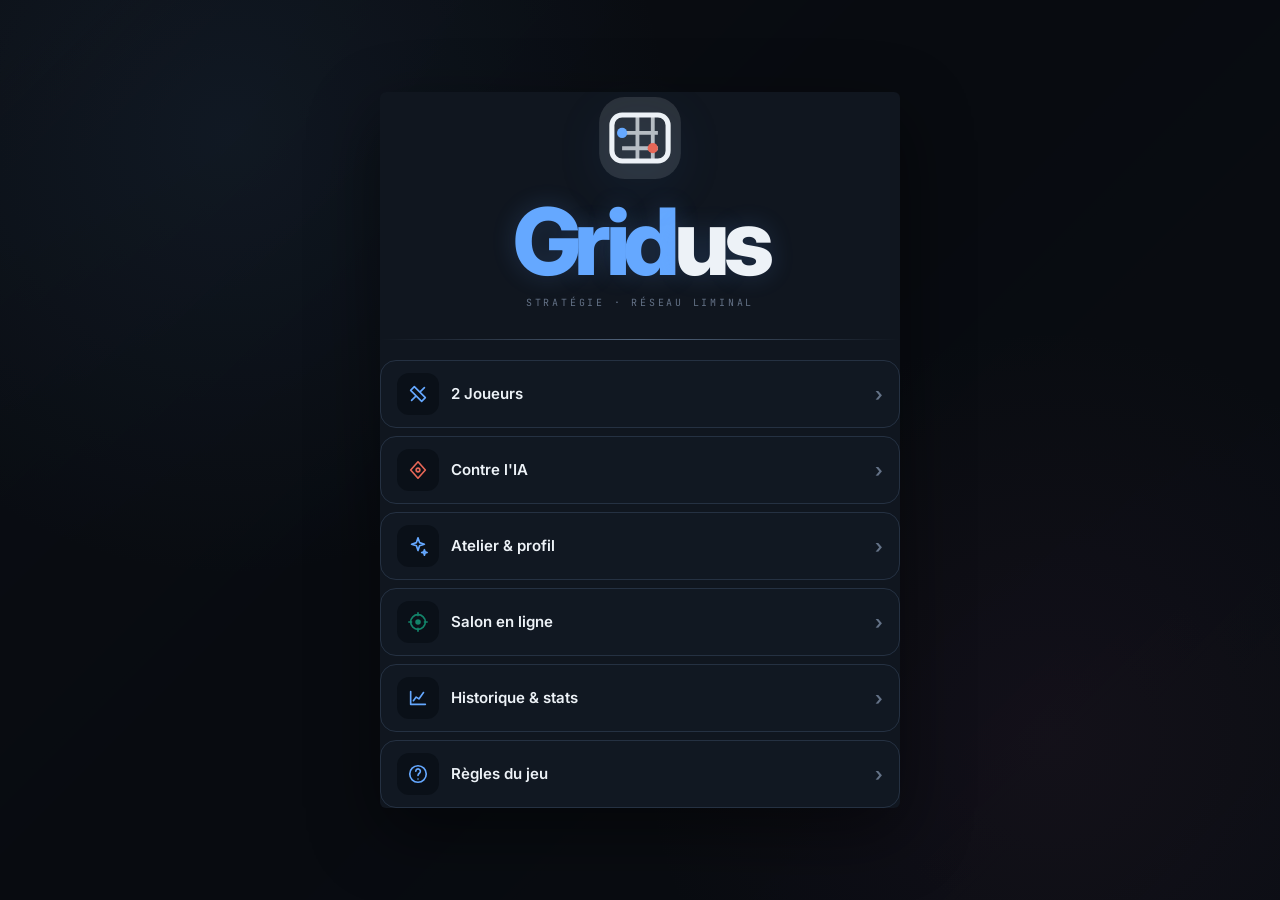
<file: index.html>
<!DOCTYPE html>
<html lang="fr" data-bs-theme="light">
<head>
<meta charset="UTF-8">
<meta name="viewport" content="width=device-width, initial-scale=1.0">
<title>GRIDUS · INTERZONE</title>
<link href="https://cdn.jsdelivr.net/npm/bootstrap@5.3.0/dist/css/bootstrap.min.css" rel="stylesheet">
<link href="https://fonts.googleapis.com/css2?family=Inter:wght@400;500;600;700;800&family=JetBrains+Mono:wght@400;500;600&display=swap" rel="stylesheet">
<style>
:root {
  /* ─ background layers */
  --bg:   #16181f;
  --bg2:  #1e2130;
  --bg3:  #252840;
  --bg4:  #2c3050;
  --surface: #11131a;

  /* ─ player 1 — electric blue */
  --p1:      #5b9cf6;
  --p1-d:    #2d6ecf;
  --p1-dim:  rgba(91,156,246,.14);
  --p1-bdr:  rgba(91,156,246,.5);

  /* ─ player 2 — red-orange */
  --p2:      #f0633a;
  --p2-d:    #b8391a;
  --p2-dim:  rgba(240,99,58,.14);
  --p2-bdr:  rgba(240,99,58,.5);

  /* ─ grille carte (fond uni, plus damier) */
  --sq-a:   #2a2d38;
  --sq-b:   #33374a;
  --sq-map: #2e3242;

  /* ─ accents */
  --gold:   #e8b84b;
  --good:   #4caf7d;
  --danger: #e85555;

  /* ─ text */
  --txt:    #dde6f5;
  --txt-2:  #8f9fc0;
  --txt-3:  #505870;

  /* ─ borders */
  --bdr:    rgba(255,255,255,.06);
  --bdr-md: rgba(255,255,255,.11);
  --bdr-hi: rgba(255,255,255,.18);

  --r: 12px;
  --shadow: 0 4px 20px rgba(0,0,0,.55);
}

*,*::before,*::after{box-sizing:border-box;margin:0;padding:0}

/* UI global un peu plus grand (le radial reste en px/vw, donc peu impacté) */
html{font-size:18px}

body {
  font-family:'Inter',sans-serif;
  background:var(--bg);
  color:var(--txt);
  font-size:18px;
  line-height:1.25;
  height:100vh;
  overflow:hidden;
}

/* ─── BACKGROUND ─────────────────────────────── */
.bg-noise {
  position:fixed;inset:0;z-index:0;pointer-events:none;
  background:
    radial-gradient(ellipse 70% 55% at 0% 0%,  rgba(91,156,246,.06) 0%,transparent 55%),
    radial-gradient(ellipse 70% 55% at 100% 100%, rgba(240,99,58,.06) 0%,transparent 55%);
}

/* ─── SCREENS ─────────────────────────────────── */
.screen{
  display:none;position:relative;z-index:10;
  height:100vh;flex-direction:column;
  align-items:center;justify-content:center;
}
.screen.active{display:flex}

/* ═══════════════════════════════════════════════
   MENU
═══════════════════════════════════════════════ */
.menu-wrap{
  display:flex;flex-direction:column;align-items:center;
  text-align:center;width:100%;max-width:400px;padding:0 28px;
}

/* mini grid logo */
.logo-grid{
  display:grid;grid-template-columns:repeat(5,1fr);
  width:60px;height:60px;gap:2px;margin-bottom:22px;
  border-radius:8px;overflow:hidden;
  box-shadow:0 8px 32px rgba(0,0,0,.6), 0 0 0 1px var(--bdr-md);
}
.logo-grid .c{display:block}
.logo-grid .ca{background:var(--sq-a)}
.logo-grid .cb{background:var(--sq-b)}
.logo-grid .cp1{background:var(--p1-d)}
.logo-grid .cp2{background:var(--p2-d)}

.logo-name{
  font-size:clamp(2.6rem,9vw,5rem);
  font-weight:800;
  letter-spacing:-.03em;
  line-height:1;
  color:var(--txt);
}
.logo-name em{font-style:normal;color:var(--p1)}

.logo-tag{
  font-family:'JetBrains Mono',monospace;
  font-size:.58rem;letter-spacing:.4em;
  color:var(--txt-3);text-transform:uppercase;
  margin-top:6px;
}

.divider{
  width:100%;height:1px;
  margin:26px 0;
  background:linear-gradient(90deg,transparent,var(--bdr-hi),transparent);
}

.menu-btns{display:flex;flex-direction:column;gap:8px;width:100%}

/* ─ main buttons */
.mbtn{
  display:flex;align-items:center;gap:12px;
  padding:14px 18px;width:100%;
  background:var(--bg2);border:2px solid var(--bdr-md);
  border-radius:var(--r);cursor:pointer;
  font-family:'Inter',sans-serif;font-size:.9rem;font-weight:600;
  color:var(--txt);
  transition:background .15s,border-color .15s,transform .1s,box-shadow .15s;
  text-align:left;
}
.mbtn .ico{
  width:34px;height:34px;border-radius:5px;
  display:flex;align-items:center;justify-content:center;
  font-size:1rem;flex-shrink:0;
}
.mbtn .lbl{flex:1}
.mbtn .arr{color:var(--txt-3);font-size:.75rem;transition:transform .15s,color .15s}
.mbtn:hover{background:var(--bg3);border-color:var(--p1);box-shadow:0 0 0 3px rgba(91,156,246,.1);transform:translateY(-1px)}
.mbtn:hover .arr{transform:translateX(4px);color:var(--p1)}
.mbtn:active{transform:translateY(0)}
.mbtn.primary .ico{background:var(--p1-d);color:#fff}
.mbtn.vs .ico{background:#35263e;color:var(--p2)}
.mbtn.info .ico{background:#1f3040;color:var(--p1)}

/* ═══════════════════════════════════════════════
   SCREEN CARDS
═══════════════════════════════════════════════ */
.card-wrap{
  background:var(--bg2);border:2px solid var(--bdr-md);
  border-radius:12px;padding:32px 28px;
  max-width:510px;width:calc(100% - 40px);
  box-shadow:var(--shadow);
}
/* garde les vars si on combine avec .card Bootstrap */
.card-wrap.card{background:var(--bg2);border-color:var(--bdr-md)}
.card-title{
  font-size:clamp(1.4rem,3vw,1.9rem);font-weight:800;
  letter-spacing:-.02em;color:var(--txt);margin-bottom:3px;
}
.card-sub{
  font-family:'JetBrains Mono',monospace;font-size:.58rem;
  letter-spacing:.28em;color:var(--txt-3);text-transform:uppercase;
  margin-bottom:24px;
}

/* difficulty cards */
.diff-grid{display:grid;grid-template-columns:repeat(3,1fr);gap:10px;margin-bottom:20px}
.diff-card{
  background:var(--bg3);border:2px solid var(--bdr-md);border-radius:8px;
  padding:16px 8px;cursor:pointer;text-align:center;
  transition:border-color .15s,background .15s,transform .12s,box-shadow .15s;
}
.diff-card:hover{border-color:var(--p1);background:var(--bg4);transform:translateY(-2px);box-shadow:0 4px 16px rgba(91,156,246,.12)}
.diff-card .dk{font-size:1.6rem;margin-bottom:8px}
.diff-card .dl{font-family:'JetBrains Mono',monospace;font-size:.55rem;color:var(--p1);letter-spacing:.1em;text-transform:uppercase}
.diff-card .dd{font-size:.72rem;color:var(--txt-2);margin-top:3px}

.back{
  font-family:'JetBrains Mono',monospace;font-size:.6rem;
  color:var(--txt-3);letter-spacing:.15em;cursor:pointer;
  display:inline-flex;align-items:center;gap:6px;text-transform:uppercase;
  transition:color .15s;
}
.back::before{content:'←'}
.back:hover{color:var(--p1)}

/* rules */
.rules-list{list-style:none;display:flex;flex-direction:column;gap:6px;margin-bottom:18px}
.rules-list li{
  font-size:.84rem;line-height:1.5;padding:9px 12px;
  background:var(--bg3);border-radius:4px;
  border-left:3px solid var(--p1);color:var(--txt);
}
.rules-list li .tag{color:var(--p1);font-weight:700;margin-right:4px}
.rules-list li .cost{color:var(--gold);font-family:'JetBrains Mono',monospace;font-size:.78rem}
.rules-note{
  font-size:.78rem;color:var(--txt-2);
  border-top:1px solid var(--bdr);padding-top:12px;line-height:1.8;
}
.rules-note strong{color:var(--gold)}

/* ═══════════════════════════════════════════════
   GAME
═══════════════════════════════════════════════ */
#game{justify-content:flex-start;padding:0;align-items:stretch}

/* ── HUD bar */
.hud{
  width:100%;display:flex;align-items:stretch;
  background:var(--bg2);border-bottom:1px solid var(--bdr-md);
  flex-shrink:0;position:relative;z-index:20;
}
.hud::after{
  content:'';position:absolute;bottom:-1px;left:0;right:0;height:2px;
  background:linear-gradient(90deg,var(--p1),transparent 35%,transparent 65%,var(--p2));
  opacity:.45;
}

/* HUD multi-joueurs (jusqu'à 4) */
#hudStrip{display:flex;flex-wrap:wrap;align-items:stretch;flex:1;gap:0}
.hud-chip{
  flex:1 1 22%;min-width:118px;display:flex;flex-direction:column;justify-content:center;
  padding:10px 12px;gap:6px;position:relative;border-right:1px solid var(--bdr);
  text-align:left;
}
.hud-chip:last-child{border-right:none}
.hud-chip .hud-bar{width:100%;max-width:140px}
.hud-chip .hud-row{flex-direction:row}
.hud-chip.p-right{text-align:right;align-items:flex-end}
.hud-chip.p-right .hud-row{flex-direction:row-reverse}
.hud-chip::before{
  content:'';position:absolute;left:0;top:0;bottom:0;width:3px;
  background:var(--chip);box-shadow:0 0 8px var(--chip);
  opacity:.35;
}
.hud-chip.active-turn::before{opacity:1}
.hud-chip.active-turn{
  filter:brightness(1.25) saturate(1.18);
}
.hud-side{display:none}
.hud-name{
  font-family:'JetBrains Mono',monospace;
  font-size:.65rem;
  letter-spacing:.12em;color:var(--txt-3);text-transform:uppercase;
}
.hud-pts{
  font-size:clamp(.95rem,2vw,1.35rem);
  font-weight:800;letter-spacing:-.02em;line-height:1;
  color:var(--chip);
}
.hud-row{display:flex;align-items:center;gap:8px}
.hud-bar{
  width:clamp(64px,9vw,160px);height:5px;
  background:rgba(255,255,255,.08);border-radius:3px;overflow:hidden;
}
.hud-bar-fill{height:100%;border-radius:3px;transition:width .35s ease;background:var(--chip)}
.hud-res{
  font-family:'JetBrains Mono',monospace;
  font-size:.72rem;
  color:var(--gold);
  line-height:1.35;
  letter-spacing:.02em;
}
.hud-stars{display:flex;gap:4px;align-items:center}
.hud-stars .star{
  font-size:.72rem;
  line-height:1;
  color:rgba(255,255,255,.18);
  transform:translateY(1px);
}
.hud-stars .star.on{
  color:var(--c);
  text-shadow:0 0 10px color-mix(in srgb,var(--c) 55%, transparent);
  animation:starPulse .9s ease-in-out infinite;
}

.hud-center{
  display:flex;flex-direction:column;align-items:center;
  justify-content:center;padding:10px 16px;min-width:88px;gap:5px;
  flex:0 0 auto;border-left:1px solid var(--bdr);border-right:1px solid var(--bdr);
}
.hud-turn{
  font-family:'JetBrains Mono',monospace;
  font-size:.72rem;
  color:var(--gold);letter-spacing:.1em;
}
.hud-who{font-size:.78rem;font-weight:700;color:var(--txt-2);letter-spacing:.03em;text-align:center;max-width:10rem}
.hud-actions{font-size:.68rem;color:var(--txt-3);font-family:'JetBrains Mono',monospace;font-weight:600}
.hud-dot{
  width:7px;height:7px;border-radius:50%;
  animation:dotPulse 1.8s ease-in-out infinite;
}
@keyframes dotPulse{0%,100%{transform:scale(1);opacity:.8}50%{transform:scale(1.45);opacity:1}}

/* ── GRID */
.grid-wrap{
  flex:1;width:100%;overflow:hidden;
  cursor:grab;touch-action:none;position:relative;
  background:var(--surface);
}
.grid-wrap:active{cursor:grabbing}
#gridPan{width:100%;transform-origin:top left;will-change:transform}

/* colonnes / lignes : --grid-cols, --grid-rows, ratio largeur:hauteur = cols:rows */
.grid{
  display:grid;
  grid-template-columns:repeat(var(--grid-cols, 12),1fr);
  gap:1px;width:100%;
  aspect-ratio:var(--grid-cols, 12) / var(--grid-rows, 12);
  padding:1px;background:rgba(0,0,0,.5);
}

.tile{
  aspect-ratio:1;cursor:pointer;
  display:flex;align-items:center;justify-content:center;
  flex-direction:column;
  font-size:clamp(.7rem,1.2vw,1.5rem);
  transition:filter .12s,box-shadow .12s;
  position:relative;overflow:hidden;
  user-select:none;
  /* Grille beaucoup plus arrondie, proportionnelle à la taille d'une case */
  border-radius:clamp(12px, calc(var(--tile-px, 64px) * 0.28), 28px);
  border:4px solid transparent;
}
.tile.sq-neutral{background:var(--sq-map)}
.tile.t-mountain{
  background:#0d0f14!important;
  border-color:rgba(0,0,0,.55)!important;
  cursor:default;
  box-shadow:inset 0 0 0 1px rgba(0,0,0,.65);
}
/* Zone ressource : teinte dorée / ambre sans pictogramme */
.tile-source-zone{
  position:absolute;inset:0;pointer-events:none;z-index:0;
  background:linear-gradient(165deg,
    rgba(232,184,75,.22) 0%,
    rgba(200,140,40,.12) 45%,
    rgba(160,100,30,.18) 100%);
  box-shadow:inset         0 0 0 1px rgba(232,184,75,.35);
}
.tile-source-zone.pulse{
  animation:srcZoneGlow 2.2s ease-in-out infinite;
}
@keyframes srcZoneGlow{
  0%,100%{filter:brightness(1);opacity:1}
  50%{filter:brightness(1.15);opacity:.92}
}
.tile-type-tint{
  position:absolute;left:0;right:0;top:0;height:28%;
  max-height:calc(var(--tile-px, 64px) * 0.42);
  pointer-events:none;z-index:1;
  background:linear-gradient(180deg, var(--tile-tint, rgba(255,255,255,.12)) 0%, transparent 100%);
  opacity:.88;
}
.tile:hover{filter:brightness(1.18)}
.tile.t-mountain:hover{filter:none}

/* Couleurs tuiles joueurs : --pc par joueur (injecté JS #dynamicColors) */
.tile.p1,.tile.p2,.tile.p3,.tile.p4{--pc:var(--p1)}
.tile.p2{--pc:var(--p2)}
.tile.p3{--pc:var(--p3)}
.tile.p4{--pc:var(--p4)}
.tile.p1,.tile.p2,.tile.p3,.tile.p4{
  background:linear-gradient(145deg,color-mix(in srgb,var(--pc) 88%,#000),color-mix(in srgb,var(--pc) 52%,#2a2a3a))!important;
  box-shadow:inset 0 0 0 1.5px color-mix(in srgb,var(--pc) 75%,transparent),0 0 8px color-mix(in srgb,var(--pc) 35%,transparent);
  border:4px solid color-mix(in srgb,var(--pc) 65%,transparent)!important;
}

.tile.citadel{
  animation:cPulse 2.8s ease-in-out infinite;
  border-style:dashed!important;
  box-shadow:inset 0 0 0 2.5px var(--pc),0 0 18px color-mix(in srgb,var(--pc) 45%,transparent)!important;
  border-color:color-mix(in srgb,var(--pc) 80%,#fff)!important;
}
@keyframes cPulse{0%,100%{transform:scale(1)}50%{transform:scale(1.07)}}

/* playable / attackable highlights */
.tile.playable{
  cursor:crosshair;
  box-shadow:inset 0 0 0 2px rgba(232,184,75,.9) !important;
  animation:playBlink .85s ease-in-out infinite;
  border:4px solid rgba(232,184,75,.8);
}
.tile.playable::after{content:'';position:absolute;inset:0;background:rgba(232,184,75,.1)}
@keyframes playBlink{0%,100%{filter:brightness(1.05)}50%{filter:brightness(1.25)}}

.tile.attackable{
  cursor:crosshair;
  box-shadow:inset 0 0 0 2px rgba(232,85,85,.9) !important;
  animation:atkBlink .65s ease-in-out infinite;
  border:4px dashed rgba(232,85,85,.9);
}
.tile.attackable::after{content:'';position:absolute;inset:0;background:rgba(232,85,85,.12)}
@keyframes atkBlink{0%,100%{filter:brightness(1)}50%{filter:brightness(1.2)}}

/* tile spawn animation */
@keyframes tSpawn{
  0%  {transform:scale(.2) rotate(-12deg);opacity:0}
  70% {transform:scale(1.1) rotate(2deg)}
  100%{transform:scale(1) rotate(0);opacity:1}
}
.tile.just-placed{animation:tSpawn .3s cubic-bezier(.34,1.56,.64,1) forwards}

/* tile icons */
.tile-ico{
  position:relative;z-index:2;
  margin-top:auto;margin-bottom:auto;
  font-size:clamp(1.25rem, calc(var(--tile-px, 64px) * 0.62), 4.7rem);
  line-height:1;pointer-events:none;
  filter:drop-shadow(0 1px 2px rgba(0,0,0,.6));
}
.tile-svg{
  position:relative;z-index:2;width:clamp(1.35rem,calc(var(--tile-px,64px) * .58),4.5rem);
  height:auto;fill:none;stroke:rgba(248,251,255,.92);stroke-width:3.3;stroke-linecap:round;stroke-linejoin:round;
  filter:drop-shadow(0 2px 2px rgba(0,0,0,.62));pointer-events:none;
}
.tile.citadel .tile-svg{stroke:#fff8c7;stroke-width:3.1;filter:drop-shadow(0 0 5px color-mix(in srgb,var(--pc) 75%,#fff));}

/* Grades : △ (haut), ◁▷ (côtés), ◤◥◣◢ (niveau max) */
.tile-grade-marks{
  position:absolute;inset:0;z-index:4;pointer-events:none;
  color:rgba(255,252,245,.94);
  font-weight:900;
  line-height:1;
  text-shadow:0 1px 2px rgba(0,0,0,.5);
}
.tile-grade-top{
  position:absolute;top:2px;left:0;right:0;
  display:flex;justify-content:center;align-items:center;gap:3px;
  font-size:clamp(.55rem, calc(var(--tile-px, 64px) * 0.22), 1rem);
}
.tile-grade-side-l{
  position:absolute;left:2px;top:50%;transform:translateY(-50%);
  font-size:clamp(.58rem, calc(var(--tile-px, 64px) * 0.24), 1.05rem);
}

.tile-grade-bottom{
  position:absolute;bottom:2px;left:0;right:0;
  display:flex;justify-content:center;align-items:center;gap:3px;
  font-size:clamp(.55rem, calc(var(--tile-px, 64px) * 0.22), 1rem);
}
.tile-grade-side-r{
  position:absolute;right:2px;top:50%;transform:translateY(-50%);
  font-size:clamp(.58rem, calc(var(--tile-px, 64px) * 0.24), 1.05rem);
}
.tile-grade-corners .tg-corner{
  position:absolute;
  font-size:clamp(.48rem, calc(var(--tile-px, 64px) * 0.2), .82rem);
  line-height:1;
}


.tile-grade-corners .tg-corner {
  position: absolute;
  font-size: 24px;       /* taille du symbole */
  transform: scale(3); /* agrandir */
}

.tile-grade-corners .tg-tl{top:1px;left:1px}
.tile-grade-corners .tg-tr{top:1px;right:1px}
.tile-grade-corners .tg-bl{bottom:2px;left:1px}
.tile-grade-corners .tg-br{bottom:2px;right:1px}

/* icône radial : scale avec la taille de case, sans changer les dimensions du bouton */
.rad-btn > span:first-child{
  font-size:clamp(1.15rem, calc(var(--tile-px, 64px) * 0.38), 2rem);
  line-height:1;
}

/* ── ACTION BAR (DYNAMIC ISLAND) */
.action-bar{
  width:auto;display:flex;align-items:center;gap:0;padding:0;
  background:transparent;border:none;
  flex-shrink:0;position:absolute;bottom:20px;left:50%;transform:translateX(-50%);z-index:20;
}

/* island container */
.action-bar::before{
  content:'';position:absolute;inset:-8px;
  background:var(--bg2);border:2px solid var(--bdr-md);
  border-radius:50px;z-index:-1;
  box-shadow:0 12px 40px rgba(0,0,0,.7);
}

.abtn{
  display:flex;align-items:center;justify-content:center;gap:6px;
  padding:10px 14px;border-radius:0;cursor:pointer;
  font-family:'Inter',sans-serif;font-size:.75rem;font-weight:600;
  background:transparent;border:none;color:var(--txt);
  transition:color .15s,background .15s;
  position:relative;z-index:1;
}

.abtn:first-child{border-radius:50px 0 0 50px;padding-left:18px}
.abtn:last-child{border-radius:0 50px 50px 0;padding-right:18px}

.abtn:not(.sq):hover{
  background:rgba(91,156,246,.15);color:var(--p1);
}

.abtn.sq{
  flex:0 0 auto;padding:12px 12px;font-size:1rem;
  border-radius:50%;background:rgba(91,156,246,.2);
  border:2px solid rgba(91,156,246,.4);
  margin:0 4px;
  transition:background .15s,border-color .15s,transform .15s;
}

.abtn.sq:hover{
  background:var(--p1);border-color:var(--p1);
  color:#fff;transform:scale(1.1);
}

.abtn.sq.primary{
  background:var(--p1-d);border-color:var(--p1);
  color:#fff;font-weight:700;
}

.abtn.sq.primary:hover{
  background:var(--p1);transform:scale(1.15);
  box-shadow:0 0 16px rgba(91,156,246,.4);
}
.abtn-eco.passe-tour{
  background:rgba(232,85,85,.22)!important;
  border:2px solid rgba(232,85,85,.55)!important;
  color:#ffb4b4!important;
}
.abtn-eco.passe-tour:hover{
  background:rgba(232,85,85,.35)!important;
  color:#fff!important;
}
.map-preset-btn.active{
  border-color:var(--p1)!important;
  color:var(--p1)!important;
  background:rgba(91,156,246,.12)!important;
}

/* ═══════════════════════════════════════════════
   RADIAL MENU  ← fixed version
═══════════════════════════════════════════════ */
#radialMenu{
  display:none;
  position:fixed;
  left:0;top:0;          /* ← critical: anchor at viewport origin */
  width:0;height:0;
  z-index:900;
  pointer-events:none;
  --radP: var(--p1);
}
#radialMenu.open{display:block;pointer-events:all}

.rad-overlay{
  position:fixed;inset:0;z-index:-1;
  background:rgba(16,18,26,.6);
  backdrop-filter:blur(5px);
}

.rad-btn.rad-upgrade-top{
  width:clamp(72px,7vw,100px);
  height:clamp(56px,5.5vw,76px);
  border:2px solid rgba(232,184,75,.55);
  transform: translate(-50%, -70%) scale(1);
}
.rad-btn{
  position:absolute;
  width:clamp(66px,6.2vw,92px);
  height:clamp(78px,7.5vw,104px);
  border-radius:10px;
  background:var(--bg3);
  border:3px solid var(--bdr-hi);
  display:flex;flex-direction:column;align-items:center;justify-content:center;gap:2px;
  cursor:pointer;
  /* centre on the computed point via transform only – no negative margins */
  transform:translate(-50%,-50%) scale(1);
  font-size:clamp(1.6rem,2.2vw,2rem);
  box-shadow:0 8px 28px rgba(0,0,0,.65);
  transition:background .14s,border-color .14s,box-shadow .14s;
  animation:radPop .2s cubic-bezier(.34,1.56,.64,1) both;
  opacity:0;
  z-index:2;
}
@keyframes radPop{
  0%  {opacity:0;transform:translate(-50%,-50%) scale(.15)}
  100%{opacity:1;transform:translate(-50%,-50%) scale(1)}
}
.rad-btn:not(.cant):hover{
  background:color-mix(in srgb,var(--radP) 28%, var(--bg3));
  border-color:var(--radP);
  box-shadow:0 8px 28px rgba(0,0,0,.55),0 0 0 3px color-mix(in srgb,var(--radP) 30%, transparent);
  transform:translate(-50%,-50%) scale(1.08) !important;
}
.rad-btn.cant{
  opacity:1;
  cursor:not-allowed;pointer-events:none;
  background:linear-gradient(165deg,#2a2228,#1f1a1e)!important;
  border:3px solid rgba(232,85,85,.45)!important;
  box-shadow:inset 0 0 0 1px rgba(0,0,0,.4);
  filter:saturate(.65) brightness(.85);
}
.rad-btn.cant .rad-lbl{color:rgba(255,200,200,.75)!important}
.rad-btn.cant .rad-price{color:rgba(255,150,150,.9)!important}
.rad-price{
  font-family:'JetBrains Mono',monospace;
  font-size:clamp(.52rem,1.5vw,.68rem);
  font-weight:800;
  color:var(--gold);
  line-height:1.1;
  margin-top:2px;
}

.rad-lbl{
  font-family:'Inter',sans-serif;
  font-size:.48rem;color:var(--txt);line-height:1;
  letter-spacing:.02em;font-weight:600;
}
.rad-btn:not(.cant):hover .rad-lbl{color:#fff}

.rad-center{
  position:absolute;
  width:28px;height:28px;border-radius:50%;
  background:var(--bg2);border:2px solid var(--bdr-hi);
  display:flex;align-items:center;justify-content:center;
  cursor:pointer;
  transform:translate(-50%,-50%);
  color:var(--txt-3);font-size:.85rem;
  transition:.15s;z-index:1;
}
.rad-center{z-index:5;}
.rad-center:hover{border-color:var(--danger);color:var(--danger)}
.mobile-action-sheet{display:none;}

/* ═══════════════════════════════════════════════
   MODAL
═══════════════════════════════════════════════ */
.modal-content{
  background:var(--bg2) !important;
  border:2px solid var(--bdr-hi) !important;
  box-shadow:0 24px 64px rgba(0,0,0,.7) !important;
  border-radius:10px !important;
  font-family:'Inter',sans-serif;
}
.modal-header{
  background:var(--bg3) !important;
  border-bottom:1px solid var(--bdr) !important;
  padding:14px 20px !important;
}
.modal-title-text{
  font-size:.95rem;font-weight:800;
  letter-spacing:-.01em;color:var(--txt);
}
.modal-body{padding:18px 20px !important;color:var(--txt)}
.btn-close-white{filter:invert(1) opacity(.4)}
.btn-close-white:hover{filter:invert(1) opacity(.9)}

.atk-preview{
  background:var(--bg3);border:2px solid rgba(240,99,58,.2);
  border-radius:8px;padding:14px;margin-bottom:14px;
  display:flex;align-items:center;gap:14px;
}
.atk-preview .a-ico{font-size:7rem}
.atk-preview .a-info{
  font-family:'JetBrains Mono',monospace;font-size:.68rem;
  color:var(--txt-2);line-height:1.75;
}
.atk-preview .a-info strong{
  display:block;font-family:'Inter',sans-serif;
  font-size:.9rem;font-weight:700;color:var(--txt);margin-bottom:3px;
}

.btn-atk{
  width:100%;background:transparent;
  border:3px solid var(--p2);color:var(--p2);
  font-family:'Inter',sans-serif;font-weight:700;font-size:.88rem;
  padding:12px;border-radius:var(--r);cursor:pointer;
  transition:.2s;
}
.btn-atk:hover:not(:disabled){
  background:var(--p2);color:#fff;
  box-shadow:0 4px 16px rgba(240,99,58,.3);
}
.btn-atk:disabled{opacity:.2;cursor:not-allowed}

/* ═══════════════════════════════════════════════
   WIN OVERLAY
═══════════════════════════════════════════════ */
.win-overlay{
  position:fixed;inset:0;z-index:950;
  display:none;align-items:center;justify-content:center;flex-direction:column;
  background:rgba(16,18,26,.92);backdrop-filter:blur(14px);
}
.win-overlay.active{display:flex}

.win-badge{
  background:var(--bg2);border:2px solid var(--bdr-hi);
  border-radius:16px;padding:48px 60px;text-align:center;
  box-shadow:0 32px 80px rgba(0,0,0,.7);
  display:flex;flex-direction:column;align-items:center;gap:12px;
  animation:wSlide .5s cubic-bezier(.22,1,.36,1) forwards;
}
@keyframes wSlide{
  0%{transform:translateY(36px);opacity:0}
  100%{transform:translateY(0);opacity:1}
}
.win-icon{
  font-size:3.2rem;
  animation:wIcon .65s .25s cubic-bezier(.34,1.56,.64,1) both;
}
@keyframes wIcon{
  0%{transform:scale(0) rotate(-25deg);opacity:0}
  100%{transform:scale(1) rotate(0);opacity:1}
}
.win-title{
  font-size:clamp(1.8rem,7vw,3.2rem);
  font-weight:800;letter-spacing:-.03em;
}
.win-title.p1{color:var(--p1)}
.win-title.p2{color:var(--p2)}
.win-sub{
  font-family:'JetBrains Mono',monospace;font-size:.62rem;
  color:var(--txt-3);letter-spacing:.3em;text-transform:uppercase;
}
#particleCanvas{position:fixed;inset:0;width:100%;height:100%;pointer-events:none;z-index:-1}

/* ─ util */
.mt3{margin-top:14px!important}

/* ══ ATELIER / PROFIL ====================================================== */
.atelier-card{width:min(94vw,760px);max-height:92vh;overflow:auto;}
.online-card{width:min(94vw,560px);}
.online-head{display:flex;justify-content:space-between;align-items:flex-start;gap:12px;}
.online-led{width:11px;height:11px;border-radius:50%;background:var(--danger);box-shadow:0 0 0 4px rgba(232,85,85,.12);margin:7px 4px 0 0;}
.online-led.live{background:var(--good);box-shadow:0 0 0 4px rgba(76,175,125,.15),0 0 12px var(--good);}
.mbtn.online .ico{background:#173a43;color:#63e1d0;}
.online-note{display:flex;gap:9px;padding:11px 12px;border:1px solid rgba(99,225,208,.18);border-radius:8px;background:rgba(30,104,104,.1);color:var(--txt-2);font-size:.7rem;line-height:1.45;margin-bottom:18px;}
.online-note>span:first-child{font-size:1.1rem;color:#63e1d0;line-height:1;}
.online-fields{display:grid;grid-template-columns:100px 1fr;gap:9px 12px;align-items:center;}
.online-fields label{font:700 .58rem 'JetBrains Mono',monospace;letter-spacing:.1em;text-transform:uppercase;color:var(--txt-3);}
.online-fields input{width:100%;min-width:0;padding:9px 10px;border:1px solid var(--bdr-md);border-radius:7px;background:var(--surface);color:var(--txt);font:600 .72rem 'JetBrains Mono',monospace;letter-spacing:.06em;}
.room-input{display:flex;gap:7px;}.room-input button{white-space:nowrap;}
.online-actions{display:flex;gap:8px;margin-top:18px;}
.online-status{margin-top:14px;padding:9px 11px;border-radius:7px;background:rgba(0,0,0,.2);font:600 .62rem 'JetBrains Mono',monospace;color:var(--txt-2);}
.online-status.live{color:var(--good);border:1px solid rgba(76,175,125,.25);}
.online-room{margin-top:20px;padding-top:16px;border-top:1px solid var(--bdr);}
.presence-list{display:flex;flex-wrap:wrap;gap:7px;min-height:26px;}.presence-pill{display:flex;flex-direction:column;gap:2px;padding:7px 10px;border-radius:10px;border:1px solid rgba(99,225,208,.3);background:rgba(30,104,104,.16);font:700 .58rem 'JetBrains Mono',monospace;color:#9cf5e8;}.presence-pill small{font:500 .5rem 'JetBrains Mono',monospace;color:var(--txt-3);white-space:nowrap;}.presence-empty{font-size:.68rem;color:var(--txt-3);}
@media (max-width:640px){.online-fields{grid-template-columns:1fr;gap:5px;}.online-fields label{margin-top:5px;}.online-actions{flex-direction:column;}.atelier-card{width:calc(100% - 20px);}}
.atelier-head{display:flex;align-items:flex-start;justify-content:space-between;gap:16px;margin-bottom:16px;}
.profile-level{display:flex;flex-direction:column;align-items:flex-end;color:var(--gold);font-family:'JetBrains Mono',monospace;}
.profile-level-kicker{font-size:.48rem;letter-spacing:.18em;color:var(--txt-3);}
.profile-level strong{font-size:1.6rem;line-height:1;}
.profile-preview{position:relative;overflow:hidden;flex-shrink:0;min-height:96px;border:1px solid rgba(91,156,246,.5);border-radius:12px;padding:20px 22px;margin-bottom:22px;background:linear-gradient(115deg,#172338,#2b1d38 54%,#10151e);box-shadow:inset 0 0 35px rgba(91,156,246,.1),0 12px 26px rgba(0,0,0,.25);}
.profile-scan{position:absolute;inset:0;pointer-events:none;opacity:.25;background:repeating-linear-gradient(180deg,transparent 0 4px,rgba(255,255,255,.08) 5px 6px);}
.profile-name{position:relative;font:800 clamp(1.4rem,5vw,2.4rem) 'JetBrains Mono',monospace;letter-spacing:.08em;color:#b9d7ff;text-shadow:0 0 16px rgba(91,156,246,.75);}
.profile-meta{position:relative;display:flex;gap:8px;margin-top:8px;font:600 .62rem 'JetBrains Mono',monospace;letter-spacing:.1em;color:var(--txt-2);}
.profile-edit{display:grid;grid-template-columns:auto 1fr;gap:4px 10px;align-items:center;margin:-12px 0 20px;flex-shrink:0;}
.profile-edit label{font:700 .56rem 'JetBrains Mono',monospace;letter-spacing:.1em;text-transform:uppercase;color:var(--txt-3);}
.profile-edit input{width:100%;min-width:0;padding:7px 9px;border:1px solid var(--bdr-md);border-radius:7px;background:var(--surface);color:var(--txt);font:700 .7rem 'JetBrains Mono',monospace;letter-spacing:.08em;}
.profile-edit span{grid-column:2;font-size:.52rem;color:var(--txt-3);}
.atelier-section{flex-shrink:0;margin:18px 0;}
.atelier-label{font:800 .64rem 'JetBrains Mono',monospace;letter-spacing:.16em;text-transform:uppercase;color:var(--txt-2);margin-bottom:9px;}
.cosmetic-grid{display:grid;grid-template-columns:repeat(4,minmax(0,1fr));gap:8px;}
.cosmetic-card{position:relative;min-height:84px;border:1px solid var(--bdr-md);border-radius:9px;padding:9px;background:linear-gradient(150deg,var(--bg3),var(--surface));cursor:pointer;text-align:left;color:var(--txt);transition:transform .16s,border-color .16s,box-shadow .16s;overflow:hidden;}
.cosmetic-card:hover{transform:translateY(-2px);border-color:var(--p1);}
.cosmetic-card.selected{border-color:var(--gold);box-shadow:0 0 0 2px rgba(232,184,75,.18),0 8px 18px rgba(0,0,0,.22);}
.cosmetic-card .cosmetic-swatch{height:30px;border-radius:5px;margin-bottom:8px;background:var(--swatch,#252840);box-shadow:inset 0 1px 0 rgba(255,255,255,.16);}
.cosmetic-card .cosmetic-name{display:block;font-size:.63rem;font-weight:700;white-space:nowrap;overflow:hidden;text-overflow:ellipsis;}
.cosmetic-card .cosmetic-rarity{display:block;font:600 .47rem 'JetBrains Mono',monospace;letter-spacing:.08em;color:var(--rarity,var(--txt-3));text-transform:uppercase;margin-top:3px;}
.atelier-actions{display:flex;justify-content:space-between;gap:10px;border-top:1px solid var(--bdr);padding-top:16px;margin-top:4px;}
body[data-bg="poolside"] .grid-wrap{background:radial-gradient(ellipse at 50% 35%,rgba(58,189,196,.2),transparent 58%),linear-gradient(180deg,#0d2430,#111a2b 60%,#091015);}
body[data-bg="nightmall"] .grid-wrap{background:radial-gradient(ellipse at 75% 30%,rgba(228,88,174,.14),transparent 54%),linear-gradient(180deg,#21172d,#171624 58%,#0b0d15);}
body[data-bg="sunset"] .grid-wrap{background:radial-gradient(ellipse at 30% 20%,rgba(252,164,93,.18),transparent 55%),linear-gradient(180deg,#2a1d2a,#1d1b2b 56%,#0d1018);}
body[data-tiles="poolside"] .tile{border-radius:clamp(9px,calc(var(--tile-px,64px) * .2),20px);}
body[data-tiles="poolside"] .tile::before{background:linear-gradient(135deg,rgba(151,246,236,.17),transparent 45%,rgba(20,99,126,.2));}
body[data-tiles="arcade"] .tile{border-radius:clamp(5px,calc(var(--tile-px,64px) * .1),12px);}
body[data-tiles="arcade"] .tile::before{background:repeating-linear-gradient(135deg,rgba(255,255,255,.08) 0 2px,transparent 2px 8px);}
body[data-tiles="office"] .tile::before{background:linear-gradient(135deg,rgba(252,220,169,.12),transparent 48%,rgba(78,68,48,.2));}
body[data-name="pager"] .profile-name{color:#ffc18f;text-shadow:0 0 16px rgba(240,99,58,.7);}
body[data-name="archive"] .profile-name{color:#d4c4ff;text-shadow:0 0 16px rgba(185,142,255,.75);}
body[data-name="gridzero"] .profile-name{color:#8affdc;text-shadow:0 0 16px rgba(54,231,180,.75);letter-spacing:.16em;}
body::after{content:'';position:fixed;inset:0;z-index:5;pointer-events:none;opacity:.055;background:repeating-linear-gradient(180deg,rgba(255,255,255,.12) 0 1px,transparent 1px 5px);mix-blend-mode:screen;}
.card-wrap,.modal-content{background:linear-gradient(145deg,rgba(36,40,62,.97),rgba(18,21,32,.98))!important;box-shadow:0 18px 55px rgba(0,0,0,.58),inset 0 1px 0 rgba(255,255,255,.06);}
.mbtn{background:linear-gradient(145deg,rgba(35,39,59,.96),rgba(22,25,39,.96));box-shadow:inset 0 1px 0 rgba(255,255,255,.05),0 7px 18px rgba(0,0,0,.16);}
.mbtn:hover{background:linear-gradient(145deg,rgba(47,54,81,.98),rgba(27,31,48,.98));}
.logo-name{text-shadow:0 0 24px rgba(91,156,246,.2);}
.logo-tag{color:#64708b;}
@media (max-width:640px){
  .atelier-card{padding:16px!important;}
  .cosmetic-grid{grid-template-columns:repeat(2,minmax(0,1fr));}
  .cosmetic-card{min-height:76px;}
  .atelier-actions{position:sticky;bottom:-16px;background:var(--bg2);padding-bottom:4px;}
}

/* ══ TINTS UNITÉS (reflet / volume par type, --pc = joueur) ═════════════════ */
.tile.t-outpost{background:linear-gradient(145deg,color-mix(in srgb,var(--pc) 95%,#fff),color-mix(in srgb,var(--pc) 60%,#ccc))!important}
.tile.t-bastion{background:linear-gradient(145deg,color-mix(in srgb,var(--pc) 55%,#000),color-mix(in srgb,var(--pc) 70%,#1e293b))!important}
.tile.t-fortress{background:linear-gradient(145deg,color-mix(in srgb,var(--pc) 35%,#000),color-mix(in srgb,var(--pc) 50%,#0f172a))!important}
.tile.t-reserve{background:linear-gradient(145deg,color-mix(in srgb,var(--pc) 45%,#0369a1),color-mix(in srgb,var(--pc) 65%,#38bdf8))!important}
.tile.t-armory{background:linear-gradient(145deg,color-mix(in srgb,var(--pc) 40%,#334155),color-mix(in srgb,var(--pc) 55%,#64748b))!important}

/* ══ ACTION BAR BUTTONS ══════════════════════════ */
.abtn-eco{
  padding:10px 30px;font-size:.82rem;font-weight:700;letter-spacing:.01em;
  background:rgba(91,156,246,.18);color:var(--p1);
  border-left:1px solid var(--bdr-hi);border-right:1px solid var(--bdr-hi);
  white-space:nowrap;
}
.abtn-eco:hover{background:var(--p1-d);color:#fff;}

/* ══ ATTACK RADIAL ══════════════════════════════ */
.rad-btn.atk{border-color:rgba(240,99,58,.5) !important;background:rgba(40,15,10,.85);}
.rad-btn.atk:not(.cant):hover{
  background:rgba(184,57,26,.9);border-color:var(--p2)!important;
  box-shadow:0 8px 28px rgba(0,0,0,.55),0 0 0 3px rgba(240,99,58,.25);
  transform:translate(-50%,-50%) scale(1.12) !important;
}
.rad-btn.atk:not(.cant):hover .rad-lbl,.rad-btn.atk:not(.cant):hover .rad-cost{color:#fff;}
.rad-center.atk{
  width:62px;height:62px;border-radius:50%;
  background:rgba(60,10,10,.8);border-color:rgba(240,99,58,.7);
  color:var(--p2);font-size:.6rem;font-weight:700;
  text-align:center;line-height:1.25;
}
.rad-cost{
  font-family:'JetBrains Mono',monospace;
  font-size:.52rem;color:var(--txt-2);display:block;
}

/* ══ STATS MODAL ═════════════════════════════════ */
.stat-grid{display:grid;grid-template-columns:1fr auto;gap:5px 12px;font-size:.82rem}
.stat-key{color:var(--txt-2)}
.stat-val{text-align:right;font-family:'JetBrains Mono',monospace;font-weight:600;color:var(--txt)}
.stat-winner{
  margin-top:12px;padding:10px 14px;
  background:var(--bg3);border:2px solid var(--bdr-hi);border-radius:6px;
  text-align:center;font-size:.84rem;
}

/* stats : camembert + chances (étoiles/diamants) */
.stat-pie{
  width:150px;height:150px;border-radius:50%;
  background:conic-gradient(from 90deg, var(--c1) 0 var(--a1), var(--c2) var(--a1) 100%);
  position:relative; display:flex;align-items:center;justify-content:center;
  border:2px solid var(--bdr-hi);
  box-shadow:0 12px 38px rgba(0,0,0,.45);
}
.stat-pie::after{
  content:''; position:absolute;
  width:64%;height:64%; border-radius:50%;
  background:rgba(17,19,26,.78);
  border:2px solid rgba(255,255,255,.08);
}
.stat-pie .stat-pie-inner{
  position:relative; z-index:2;
  text-align:center;
  font-family:'JetBrains Mono',monospace;
  font-weight:900;
  letter-spacing:.04em;
  font-size:.78rem;
  color:var(--txt);
}
.win-stars{display:flex;gap:4px;align-items:center;justify-content:flex-end}
.win-stars .star{
  font-size:1.05rem;
  line-height:1;
  color:rgba(255,255,255,.18);
  transform:translateY(1px);
}
.win-stars .star.on{
  color:var(--c);
  text-shadow:0 0 10px color-mix(in srgb,var(--c) 55%, transparent);
  animation:starPulse .9s ease-in-out infinite;
}
@keyframes starPulse{
  0%,100%{filter:brightness(1);transform:translateY(1px) scale(1)}
  50%{filter:brightness(1.35);transform:translateY(0px) scale(1.08)}
}

/* config IA : multiplicateurs + range (évite 2e bloc <style>) */
.multiplier-btn{
  padding:10px;background:var(--bg3);border:2px solid var(--bdr);border-radius:5px;
  color:var(--txt);cursor:pointer;font-weight:600;font-family:'JetBrains Mono',monospace;font-size:.85rem;
  transition:background .15s,border-color .15s,color .15s;
}
.multiplier-btn:hover{background:var(--bg4);border-color:var(--p1);color:var(--p1)}
.multiplier-btn.active{background:var(--p1);border-color:var(--p1);color:#fff}
input[type="range"]{cursor:pointer;accent-color:var(--p1)}
input[type="range"]::-webkit-slider-thumb{-webkit-appearance:none;appearance:none;width:16px;height:16px;border-radius:50%;background:var(--p1);cursor:pointer;border:none}
input[type="range"]::-moz-range-thumb{width:16px;height:16px;border-radius:50%;background:var(--p1);cursor:pointer;border:none}

/* écran menu : carte Bootstrap + thème perso */
.screen-card{max-width:520px}

/* -------- setup : plus compact + actions toujours cliquables -------- */
#setup .card-wrap{
  max-height:88vh;
  overflow:auto;
  display:flex;
  flex-direction:column;
  padding:26px 22px;
}
#setup .setup-actions{
  position:sticky;
  bottom:0;
  z-index:50;
  margin-top:auto;
  background:rgba(30,33,48,.92);
  backdrop-filter:blur(10px);
  border-top:1px solid var(--bdr-md);
  padding:14px 0 18px;
}
#setup .setup-actions .btn{
  padding:.6rem .9rem;
  font-weight:700;
}

/* -------- tour banner (milieu de l'écran) -------- */
#turnBanner{
  position:fixed;
  left:50%;
  top:50%;
  transform:translate(-50%,-50%);
  z-index:1200;
  pointer-events:none;
  opacity:0;
  transition:opacity .18s ease;
  display:flex;
  align-items:center;
  justify-content:center;
  padding:14px 22px;
  border-radius:16px;
  background:rgba(17,19,26,.68);
  border:2px solid rgba(255,255,255,.16);
  backdrop-filter:blur(14px);
  font-family:'JetBrains Mono',monospace;
  font-weight:800;
  letter-spacing:.02em;
  color:var(--gold);
  text-align:center;
}
#turnBanner.show{
  opacity:1;
  animation:turnBannerPop .7s cubic-bezier(.2,1,.3,1) both;
}
#turnBanner.hide{
  opacity:0;
  animation:turnBannerFadeOut .35s ease both;
}
@keyframes turnBannerPop{
  0%{ transform:translate(-50%,-50%) scale(.92); filter:brightness(.92); }
  60%{ transform:translate(-50%,-50%) scale(1.08); filter:brightness(1.2); }
  100%{ transform:translate(-50%,-50%) scale(1); }
}
@keyframes turnBannerFadeOut{
  0%{ opacity:1; transform:translate(-50%,-50%) scale(1); filter:brightness(1); }
  100%{ opacity:0; transform:translate(-50%,-50%) scale(.98); filter:brightness(.92); }
}

.hud-center.is-bot-turn .hud-dot{
  filter:brightness(1.35) saturate(1.22);
}
.hud-center.is-human-turn .hud-dot{
  filter:brightness(1.18) saturate(1.06);
}

/* Bot turn indicator (HUD top-left area) */
.bot-turn-hud{
  display:none;
  flex-direction:column;
  align-items:flex-start;
  gap:6px;
}
.bot-turn-text{
  font-family:'JetBrains Mono',monospace;
  font-weight:800;
  letter-spacing:.06em;
  font-size:.62rem;
  color:var(--gold);
  text-transform:uppercase;
}
.bot-turn-time-box{
  padding:6px 10px;
  border-radius:10px;
  background:rgba(17,19,26,.55);
  border:2px solid rgba(255,255,255,.14);
  backdrop-filter:blur(10px);
}
.bot-turn-time{
  font-family:'JetBrains Mono',monospace;
  font-weight:900;
  color:var(--txt);
  font-size:.62rem;
}
.hud-center.is-bot-turn{
  align-items:flex-start;
  justify-content:flex-start;
  padding-top:6px;
}
.hud-center.is-bot-turn .hud-dot,
.hud-center.is-bot-turn .hud-turn,
.hud-center.is-bot-turn .hud-who{
  display:none;
}
.hud-center.is-bot-turn .bot-turn-hud{
  display:flex;
}
.rad-svg{width:clamp(1.15rem,calc(var(--tile-px,64px) * .38),2rem);height:auto;fill:none;stroke:currentColor;stroke-width:3.3;stroke-linecap:round;stroke-linejoin:round;pointer-events:none;}

/* ══ 2.5D / LIMINAL RETRO PASS ============================================= */
:root{
  --grid-glow:rgba(110,154,255,.12);
  --grid-shadow:rgba(0,0,0,.58);
}

/* Une scène qui donne de la profondeur sans sacrifier la précision des cases. */
.grid-wrap{
  isolation:isolate;
  background:
    radial-gradient(ellipse 72% 52% at 50% 42%,var(--grid-glow),transparent 68%),
    linear-gradient(180deg,#0d1019 0%,#151927 58%,#0a0d14 100%);
}
.grid-wrap::before,
.grid-wrap::after{
  content:'';position:absolute;inset:0;pointer-events:none;z-index:1;
}
.grid-wrap::before{
  opacity:.22;
  background-image:linear-gradient(rgba(255,255,255,.025) 1px,transparent 1px);
  background-size:100% 4px;
  mix-blend-mode:screen;
}
.grid-wrap::after{
  background:radial-gradient(ellipse at center,transparent 48%,rgba(0,0,0,.44) 100%);
}
#gridPan{position:relative;z-index:2;filter:drop-shadow(0 18px 28px var(--grid-shadow));}
.grid{
  gap:2px;
  padding:3px;
  background:linear-gradient(135deg,rgba(255,255,255,.09),rgba(0,0,0,.42));
  box-shadow:0 0 0 1px rgba(255,255,255,.08),inset 0 0 0 1px rgba(0,0,0,.7);
}
.tile{
  border-width:3px;
  box-shadow:inset 0 1px 0 rgba(255,255,255,.09),0 3px 0 rgba(0,0,0,.28);
  transition:filter .16s,box-shadow .16s,translate .16s,background .16s;
}
.tile::before{
  content:'';position:absolute;inset:3px;border-radius:inherit;pointer-events:none;z-index:0;
  background:linear-gradient(145deg,rgba(255,255,255,.11),transparent 42%,rgba(0,0,0,.16));
  box-shadow:inset 0 0 0 1px rgba(255,255,255,.08);
}
.tile:hover:not(.t-mountain){translate:0 -3px;z-index:8;}
.tile.t-mountain{box-shadow:inset 0 0 0 1px rgba(255,255,255,.03),0 3px 0 #05060a!important;}
.tile.p1,.tile.p2,.tile.p3,.tile.p4{box-shadow:inset 0 1px 0 rgba(255,255,255,.16),0 4px 0 color-mix(in srgb,var(--pc) 28%,#000),0 0 13px color-mix(in srgb,var(--pc) 18%,transparent);}
.tile.citadel{box-shadow:inset 0 0 0 2px var(--pc),0 4px 0 color-mix(in srgb,var(--pc) 32%,#000),0 0 22px color-mix(in srgb,var(--pc) 55%,transparent)!important;}
.tile-source-zone{background:linear-gradient(145deg,rgba(247,202,94,.3),rgba(232,184,75,.08) 52%,rgba(100,60,18,.22));}
.grid-wrap.board-flash-build{animation:boardBuildFlash .38s ease-out;}
.grid-wrap.board-flash-attack{animation:boardAttackFlash .42s ease-out;}
@keyframes boardBuildFlash{0%{box-shadow:inset 0 0 0 0 rgba(91,156,246,0)}45%{box-shadow:inset 0 0 0 3px rgba(91,156,246,.28)}100%{box-shadow:inset 0 0 0 0 rgba(91,156,246,0)}}
@keyframes boardAttackFlash{0%{box-shadow:inset 0 0 0 0 rgba(240,99,58,0)}35%{box-shadow:inset 0 0 0 4px rgba(240,99,58,.38)}100%{box-shadow:inset 0 0 0 0 rgba(240,99,58,0)}}

/* Légende discrète : les états sont lisibles sans consulter les règles. */
.board-legend{
  position:absolute;left:14px;top:14px;z-index:5;display:flex;align-items:center;gap:8px;
  padding:7px 10px;border:1px solid rgba(255,255,255,.12);border-radius:999px;
  background:rgba(12,15,24,.74);backdrop-filter:blur(9px);box-shadow:0 8px 22px rgba(0,0,0,.3);
  font:600 .62rem 'JetBrains Mono',monospace;color:var(--txt-2);letter-spacing:.04em;
}
.board-legend .legend-pip{width:7px;height:7px;border-radius:50%;background:var(--gold);box-shadow:0 0 9px var(--gold);}
.board-legend .legend-hint{color:var(--txt-3);}

@media (max-width:640px){
  .hud{min-height:88px;overflow:hidden;}
  #hudStrip{overflow-x:auto;flex-wrap:nowrap;scrollbar-width:none;}
  #hudStrip::-webkit-scrollbar{display:none;}
  .hud-chip{flex:0 0 43vw;min-width:0;padding:8px 10px;gap:4px;}
  .hud-chip .hud-row{gap:5px;}
  .hud-res{font-size:.58rem;max-width:25vw;overflow:hidden;text-overflow:ellipsis;white-space:nowrap;}
  .hud-center{padding:8px 9px;min-width:72px;gap:3px;}
  .hud-turn{font-size:.6rem;}
  .hud-who{font-size:.66rem;}
  .grid-wrap{min-height:0;}
  /* En portrait, on dimensionne le plateau sur la hauteur disponible : la carte
     reste lisible et se parcourt horizontalement au lieu de laisser un vide géant. */
  #gridPan{width:fit-content;min-width:100%;height:100%;display:flex;justify-content:center;}
  #gridPan .grid{height:100%;width:auto;min-width:0;}
  .board-legend{left:8px;top:8px;padding:6px 8px;font-size:.55rem;}
  .board-legend .legend-hint{display:none;}
  .action-bar{width:calc(100% - 16px);bottom:10px;justify-content:stretch;}
  .action-bar::before{inset:-5px;border-radius:34px;}
  .abtn,.abtn-eco{flex:1 1 0;min-width:0;padding:9px 5px!important;font-size:.62rem;gap:3px;overflow:hidden;}
  .abtn span:last-child{overflow:hidden;text-overflow:ellipsis;white-space:nowrap;}
  .abtn:first-child{padding-left:8px!important;}
  .abtn:last-child{padding-right:8px!important;}
  /* Le radial devient une palette basse, donc aucune option ne sort du téléphone. */
  #radialMenu.open .rad-btn{width:74px;height:64px;border-radius:9px;font-size:1.25rem;}
  #radialMenu.open .rad-btn .rad-lbl{font-size:.42rem;}
  #radialMenu.open .rad-btn .rad-price{font-size:.44rem;}
  #radialMenu.open .rad-center{width:34px;height:34px;}
  #radialMenu.open .mobile-action-sheet{
    display:block;position:fixed;left:8px;right:8px;bottom:68px;z-index:4;
    padding:12px;border:1px solid var(--bdr-hi);border-radius:16px;
    background:rgba(24,27,42,.96);backdrop-filter:blur(16px);box-shadow:0 16px 42px rgba(0,0,0,.72);
  }
  .mobile-action-sheet .sheet-title{font:800 .7rem 'JetBrains Mono',monospace;letter-spacing:.1em;text-transform:uppercase;color:var(--txt-2);margin:0 0 9px 2px;}
  .mobile-action-sheet .sheet-grid{display:grid;grid-template-columns:repeat(3,1fr);gap:6px;}
  .mobile-action-sheet .sheet-btn{min-height:56px;padding:6px 3px;border-radius:9px;border:1px solid var(--bdr-hi);background:var(--bg3);color:var(--txt);display:flex;flex-direction:column;align-items:center;justify-content:center;gap:2px;font-size:1.1rem;}
  .mobile-action-sheet .sheet-btn .tile-svg{width:25px;height:25px;stroke:currentColor;}
  .mobile-action-sheet .sheet-btn small{font:600 .43rem 'Inter',sans-serif;color:var(--txt-2);}
  .mobile-action-sheet .sheet-btn em{font:700 .43rem 'JetBrains Mono',monospace;color:var(--gold);font-style:normal;}
  .mobile-action-sheet .sheet-btn.cant{opacity:.38;filter:saturate(.45);}
  .mobile-action-sheet .sheet-btn:not(.cant):active{background:color-mix(in srgb,var(--radP) 34%,var(--bg3));border-color:var(--radP);}
  .mobile-action-sheet .sheet-close{width:100%;margin-top:8px;padding:7px;border:1px solid var(--bdr);border-radius:8px;background:transparent;color:var(--txt-3);font:600 .58rem 'Inter',sans-serif;}
}

@media (prefers-reduced-motion:reduce){
  .tile,.tile:hover:not(.t-mountain),.tile.citadel,.tile.playable,.tile.attackable{animation:none!important;transition:none!important;translate:0!important;}
  .grid-wrap::before{display:none;}
}

/* ══ GRIDUS PRODUCT UI · LIGHT / FOCUS MODE =============================== */
:root{
  --bg:#f4f7fb;--bg2:#ffffff;--bg3:#edf2f8;--bg4:#e3ebf5;--surface:#eaf0f7;
  --txt:#14243d;--txt-2:#5d6d84;--txt-3:#8a98aa;
  --bdr:rgba(30,58,94,.10);--bdr-md:rgba(30,58,94,.17);--bdr-hi:rgba(30,58,94,.27);
  --p1:#2b78e4;--p1-d:#155fc7;--p1-dim:rgba(43,120,228,.12);--p1-bdr:rgba(43,120,228,.38);
  --p2:#e76757;--p2-d:#c74439;--p2-dim:rgba(231,103,87,.12);--p2-bdr:rgba(231,103,87,.38);
  --gold:#a86c09;--good:#13846a;--danger:#c94757;
  --sq-a:#dce5f0;--sq-b:#e8eef6;--sq-map:#e2eaf3;
  --surface-shadow:0 24px 70px rgba(28,53,86,.16);--shadow:0 24px 70px rgba(28,53,86,.16);
  --r:16px;
}
html{font-size:16px;background:var(--bg);}
body{background:radial-gradient(ellipse 80% 70% at 5% 0%,rgba(43,120,228,.08),transparent 58%),radial-gradient(ellipse 70% 60% at 100% 100%,rgba(231,103,87,.08),transparent 60%),var(--bg);color:var(--txt);font-size:16px;}
body::after{display:none!important;}
.bg-noise{background:linear-gradient(135deg,rgba(255,255,255,.66),transparent 45%),linear-gradient(315deg,rgba(255,255,255,.42),transparent 56%);opacity:.72;}
.screen{padding:clamp(14px,3vw,40px);overflow:hidden;}
.screen.active{isolation:isolate;}
.screen-card{max-width:960px!important;width:min(960px,100%)!important;}
.menu-wrap{max-width:520px!important;padding:0!important;}
.brand-lockup{display:flex;flex-direction:column;align-items:center;gap:0;}
.brand-mark{width:clamp(64px,8vw,92px);height:clamp(64px,8vw,92px);color:var(--txt);filter:drop-shadow(0 14px 24px rgba(43,120,228,.18));margin-bottom:16px;}
.logo-name{font-size:clamp(3rem,8vw,5.8rem);letter-spacing:-.07em;color:var(--txt);line-height:.9;}
.logo-name em{color:var(--p1);font-style:normal;}
.logo-tag{font-size:.62rem;letter-spacing:.28em;color:var(--txt-3);margin-top:14px;}
.divider{background:linear-gradient(90deg,transparent,var(--bdr-hi),transparent);margin:30px 0 20px;}
.mbtn{min-height:68px;padding:12px 16px;border:1px solid var(--bdr-md);border-radius:16px;background:rgba(255,255,255,.76);box-shadow:0 10px 24px rgba(28,53,86,.07);color:var(--txt);font-size:.94rem;}
.mbtn:hover{background:#fff;border-color:var(--p1);box-shadow:0 14px 32px rgba(43,120,228,.14);transform:translateY(-2px);}
.mbtn .ico{width:42px;height:42px;border-radius:12px;background:var(--bg3)!important;color:var(--p1)!important;}
.mbtn.vs .ico{color:var(--p2)!important;}
.mbtn.online .ico{color:var(--good)!important;}
.ui-icon{width:22px;height:22px;fill:none;stroke:currentColor;stroke-width:1.8;stroke-linecap:round;stroke-linejoin:round;}
.section-icon,.rule-icon,.button-icon{display:inline-grid;place-items:center;color:var(--p1);font-weight:850;margin-right:5px;}
.section-icon{width:22px;height:22px;border-radius:7px;background:var(--p1-dim);font-size:.78rem;}
.rule-icon{width:24px;height:24px;border-radius:8px;background:rgba(43,120,228,.10);font-size:.8rem;vertical-align:middle;}
.button-icon{font-size:1.1em;margin-right:2px;}
.mbtn .arr{font-size:1.2rem;color:var(--txt-3);}
.card-wrap,.modal-content{background:rgba(255,255,255,.90)!important;border:1px solid var(--bdr-md)!important;border-radius:24px!important;box-shadow:var(--surface-shadow)!important;color:var(--txt)!important;backdrop-filter:blur(20px);}
.card-title{font-size:clamp(1.65rem,3vw,2.35rem);color:var(--txt);letter-spacing:-.045em;}
.card-sub{font-size:.62rem;color:var(--txt-3);letter-spacing:.23em;}
.btn{min-height:46px;border-radius:12px!important;border-width:1px!important;padding:.65rem 1rem!important;font-size:.8rem;font-weight:750;letter-spacing:-.01em;box-shadow:none!important;}
.btn-primary{background:var(--p1)!important;border-color:var(--p1)!important;color:#fff!important;}
.btn-primary:hover{background:var(--p1-d)!important;border-color:var(--p1-d)!important;}
.btn-outline-secondary{border-color:var(--bdr-hi)!important;color:var(--txt-2)!important;background:rgba(255,255,255,.5)!important;}
.btn-outline-secondary:hover{border-color:var(--p1)!important;color:var(--p1)!important;background:#fff!important;}
.btn-outline-danger{border-color:rgba(201,71,87,.35)!important;color:var(--danger)!important;background:rgba(201,71,87,.04)!important;}
.btn-success{background:var(--good)!important;border-color:var(--good)!important;color:#fff!important;}
.form-control,.form-select{min-height:46px;border-radius:12px!important;border:1px solid var(--bdr-md)!important;background:#fff!important;color:var(--txt)!important;box-shadow:0 3px 10px rgba(28,53,86,.04)!important;}
.form-label{color:var(--txt)!important;font-size:.84rem;}
.text-secondary,.small.text-secondary{color:var(--txt-2)!important;}
.rules-list li{background:var(--bg3);border-left:3px solid var(--p1);border-radius:12px;padding:12px 14px;color:var(--txt);}
.rules-note{color:var(--txt-2);border-top-color:var(--bdr);}
.back{color:var(--txt-2);}

/* configuration : deux colonnes, actions toujours visibles dans le viewport */
#setup .card-wrap{max-width:1040px!important;max-height:calc(100vh - 28px);overflow:hidden;display:grid;grid-template-columns:repeat(2,minmax(0,1fr));gap:8px 14px;padding:12px!important;}
#setup .card-title,#setup .card-sub,#setup .setup-actions{grid-column:1/-1;}
#setup .card-sub{margin-bottom:2px;}
#setup .mb-4{margin:0!important;padding:15px 16px;border:1px solid var(--bdr);border-radius:16px;background:rgba(241,245,250,.66);}
#setup .mb-2{margin:0!important;padding:15px 16px;border:1px solid var(--bdr);border-radius:16px;background:rgba(241,245,250,.66);}
#setup .mb-4,#setup .mb-2{padding:10px 12px;}
#setup .form-label,#setup .form-check-label{padding:0!important;}
#setup .mb-4>p,#setup .mb-2>p,#setup .mb-4 .small.text-secondary{display:none!important;}
#setup .mb-4 .form-label{margin-bottom:6px!important;font-size:.76rem;}
#setup .mb-4.form-check{display:flex;align-items:center;gap:8px;}
#setup .mb-4.form-check .form-check-input{margin:0;flex:0 0 auto;}
#setup .mb-4.form-check .form-check-label{font-size:.72rem;line-height:1.2;}
#setup .mb-4 .row.g-3{--bs-gutter-y:.45rem;}
#setup .setup-actions{position:static!important;padding:10px 0 0!important;border-top:1px solid var(--bdr);background:rgba(255,255,255,.92)!important;backdrop-filter:none;}
#setup .setup-actions .btn{flex:1 1 0;}
.map-preset-btn,.multiplier-btn{min-height:42px!important;border-radius:11px!important;background:#fff!important;border:1px solid var(--bdr-md)!important;color:var(--txt-2)!important;}
.map-preset-btn.active,.multiplier-btn.active{background:var(--p1)!important;border-color:var(--p1)!important;color:#fff!important;}

/* atelier : un onglet à la fois = pas de tunnel vertical */
#atelier .card-wrap{max-width:1020px!important;max-height:calc(100vh - 28px);overflow:hidden;padding:18px!important;}
.atelier-head{margin-bottom:8px;}
.atelier-head .card-title{font-size:1.4rem;}
.profile-preview{min-height:70px!important;padding:9px 16px!important;margin-bottom:7px!important;border-radius:16px!important;background:linear-gradient(135deg,#eef5ff,#f6f8fc)!important;border:1px solid rgba(43,120,228,.25)!important;box-shadow:inset 0 1px 0 #fff,0 12px 24px rgba(43,120,228,.08)!important;}
.profile-name{font-size:1.8rem!important;line-height:1!important;}
.profile-meta{font-size:.5rem!important;margin-top:4px!important;}
.profile-name{color:var(--txt)!important;text-shadow:none!important;}
.profile-meta{color:var(--txt-2)!important;}
.profile-edit{margin:5px 0 6px;grid-template-columns:auto minmax(0,1fr);}
.profile-edit input{background:#fff;color:var(--txt);border-color:var(--bdr-md);min-height:42px;border-radius:11px;}
.atelier-section{margin:0;}
.atelier-label{color:var(--txt-2);font-size:.62rem;}
.atelier-tabs{display:grid;grid-template-columns:repeat(3,1fr);gap:6px;margin:5px 0 7px;padding:3px;border-radius:12px;background:var(--bg3);border:1px solid var(--bdr);}
.atelier-tab{min-height:34px;border:0;border-radius:9px;background:transparent;color:var(--txt-2);font:750 .68rem 'Inter',sans-serif;cursor:pointer;transition:.15s;}
.atelier-tab:hover{color:var(--txt);background:rgba(255,255,255,.76);}
.atelier-tab.active{background:#fff;color:var(--p1);box-shadow:0 4px 12px rgba(28,53,86,.10);}
.cosmetic-grid{grid-template-columns:repeat(5,minmax(0,1fr));gap:8px;max-height:none;overflow:hidden;}
.cosmetic-card{min-height:56px;border:1px solid var(--bdr-md);border-radius:11px;background:#fff;color:var(--txt);padding:5px;box-shadow:0 5px 14px rgba(28,53,86,.05);}
.cosmetic-card:hover{border-color:var(--p1);box-shadow:0 10px 22px rgba(43,120,228,.12);}
.cosmetic-card.selected{border-color:var(--p1);box-shadow:0 0 0 3px rgba(43,120,228,.13),0 10px 22px rgba(43,120,228,.12);}
.cosmetic-card .cosmetic-swatch{height:15px;border-radius:5px;margin-bottom:3px;}
.cosmetic-card .cosmetic-name{font-size:.56rem;}
.cosmetic-card .cosmetic-rarity{font-size:.4rem;margin-top:2px;}
.atelier-actions{padding-top:8px;margin-top:8px;border-top-color:var(--bdr);}

/* plateau : terrain clair, contraste net, profondeur discrète */
#game{padding:0!important;}
.hud{background:rgba(255,255,255,.93);border-bottom:1px solid var(--bdr-md);box-shadow:0 8px 24px rgba(28,53,86,.10);}
.hud::after{background:linear-gradient(90deg,var(--p1),transparent 38%,transparent 62%,var(--p2));opacity:.7;}
.hud-chip{padding:10px 16px;min-width:150px;border-right-color:var(--bdr);}
.hud-name{color:var(--txt-2);font-size:.62rem;}
.hud-pts{color:var(--chip);font-size:clamp(1.05rem,2vw,1.42rem);}
.hud-energy-unit{font:700 .46em 'Inter',sans-serif;letter-spacing:.02em;color:var(--txt-2);}
.hud-bar{background:#e1e8f1;height:7px;}
.hud-res{color:var(--txt-2);}
.hud-center{border-color:var(--bdr);}
.hud-turn{color:var(--p1);font-weight:800;}
.hud-who{color:var(--txt);}
.grid-wrap{background:radial-gradient(ellipse 70% 65% at 50% 45%,#fff 0%,#eef3f8 68%,#e3ebf4 100%)!important;}
.grid-wrap::before{opacity:.24;background-image:linear-gradient(rgba(43,120,228,.06) 1px,transparent 1px);background-size:100% 8px;}
.grid-wrap::after{background:radial-gradient(ellipse at center,transparent 60%,rgba(57,85,120,.12) 100%);}
#gridPan{height:100%;width:100%;display:flex;align-items:center;justify-content:center;filter:drop-shadow(0 18px 25px rgba(46,72,106,.18));}
.grid-wrap #gridPan .grid{height:100%;width:auto;min-width:0;max-width:100%;}
.grid{gap:4px!important;padding:5px!important;background:rgba(207,219,232,.82)!important;box-shadow:0 0 0 1px rgba(45,76,113,.16),inset 0 0 0 1px rgba(255,255,255,.8)!important;}
.tile{border-width:2px!important;border-radius:clamp(10px,calc(var(--tile-px,64px) * .2),18px)!important;box-shadow:inset 0 1px 0 rgba(255,255,255,.85),0 3px 0 rgba(61,86,116,.12)!important;}
.tile.sq-neutral{background:linear-gradient(145deg,#f7faff,#dfe8f2)!important;}
.tile.t-mountain{background:linear-gradient(145deg,#aebdca,#8495a6)!important;border-color:#74879a!important;box-shadow:inset 0 0 0 1px rgba(255,255,255,.25),0 3px 0 rgba(52,72,94,.26)!important;}
.tile.t-mountain::after{content:'·';position:absolute;inset:0;display:grid;place-items:center;color:rgba(255,255,255,.7);font-size:1.5em;font-weight:900;}
.tile.p1,.tile.p2,.tile.p3,.tile.p4{box-shadow:inset 0 1px 0 rgba(255,255,255,.5),0 4px 0 color-mix(in srgb,var(--pc) 25%,#6c7e93),0 0 12px color-mix(in srgb,var(--pc) 17%,transparent)!important;}
.tile-svg{width:clamp(1.7rem,calc(var(--tile-px,64px) * .62),4.8rem)!important;stroke:#fff!important;stroke-width:3.6!important;filter:drop-shadow(0 2px 2px rgba(21,38,61,.34));}
.tile-grade-marks{color:rgba(255,255,255,.92);}
.tile.playable{box-shadow:inset 0 0 0 3px var(--gold),0 0 0 2px rgba(168,108,9,.2)!important;border-color:var(--gold)!important;}
.tile.attackable{box-shadow:inset 0 0 0 3px var(--danger),0 0 0 2px rgba(201,71,87,.16)!important;border-color:var(--danger)!important;}
.board-legend{left:18px;top:18px;background:rgba(255,255,255,.9);border-color:var(--bdr-md);box-shadow:0 10px 24px rgba(28,53,86,.12);color:var(--txt-2);}
.board-legend .legend-hint{color:var(--txt-3);}
.action-bar::before{background:rgba(255,255,255,.94);border-color:var(--bdr-md);box-shadow:0 16px 38px rgba(28,53,86,.2);}
.abtn{color:var(--txt-2);font-size:.76rem;}
.abtn:not(.sq):hover{background:var(--p1-dim);color:var(--p1);}
.abtn-eco{background:var(--p1-dim);color:var(--p1);border-color:var(--bdr);}
.abtn.sq{background:var(--p1-dim);border-color:var(--p1-bdr);}

@media (max-width:760px){
  .screen{padding:12px;}
  #setup .card-wrap{grid-template-columns:1fr;overflow:auto;max-height:calc(100vh - 24px);}
  #setup .card-title,#setup .card-sub,#setup .setup-actions{grid-column:auto;}
  #atelier .card-wrap{overflow:auto;max-height:calc(100vh - 24px);}
  .cosmetic-grid{grid-template-columns:repeat(2,minmax(0,1fr));max-height:none;}
  .mbtn{min-height:62px;}
  .hud-chip{min-width:136px;padding:8px 10px;}
}
@media (max-width:480px){
  .menu-wrap{width:min(100%,390px)!important;}
  .logo-name{font-size:3.8rem;}
  .logo-tag{font-size:.5rem;letter-spacing:.18em;}
  .card-wrap{border-radius:20px!important;}
  .profile-edit{grid-template-columns:1fr;}
  .profile-edit span{grid-column:auto;}
  .profile-edit label{margin-bottom:-4px;}
  .board-legend{left:8px;top:8px;}
}

/* ══ GRIDUS FRONTLINE PASS ================================================= */
.match-presets{grid-column:1/-1;display:grid;grid-template-columns:repeat(3,1fr);gap:8px;padding:4px;border:1px solid var(--bdr);border-radius:15px;background:var(--bg3);}
.match-preset{min-height:46px;border:0;border-radius:11px;background:transparent;color:var(--txt-2);display:flex;align-items:center;justify-content:center;gap:7px;cursor:pointer;transition:.15s;}
.match-preset strong{font-size:.74rem;color:inherit;}.match-preset span{font-size:.58rem;color:var(--txt-3);}
.match-preset:hover{background:rgba(255,255,255,.72);color:var(--txt);}.match-preset.active{background:#fff;color:var(--p1);box-shadow:0 5px 14px rgba(28,53,86,.10);}
.advanced-match-settings{display:contents}.mobile-advanced-toggle{display:none}
.player-style-setting{align-self:stretch;}.player-color-row{display:grid;grid-template-columns:48px 92px 1fr;gap:10px;align-items:center;}
.player-color-row .form-control-color{width:48px;height:42px;padding:4px!important;}.player-color-preview{height:34px;border-radius:10px;border:1px solid var(--bdr-md);box-shadow:inset 0 1px 0 rgba(255,255,255,.65);}
.player-color-row>span{font-size:.62rem;line-height:1.35;color:var(--txt-2);}

/* HUD : mêmes surfaces et rayons que le reste du produit. */
.hud{gap:8px;padding:8px 10px;background:rgba(244,247,251,.94);border-bottom:1px solid var(--bdr);box-shadow:0 10px 28px rgba(28,53,86,.10);}
#hudStrip{gap:8px;}.hud-chip{margin:0;border:1px solid var(--bdr);border-radius:15px;background:rgba(255,255,255,.88);padding:9px 12px;box-shadow:0 5px 14px rgba(28,53,86,.06);}
.hud-chip::before{width:4px;border-radius:15px 0 0 15px;}.hud-chip.active-turn{background:#fff;box-shadow:0 0 0 2px color-mix(in srgb,var(--chip) 18%,transparent),0 7px 18px rgba(28,53,86,.09);filter:none;}
.hud-center{min-width:126px;border:1px solid var(--bdr);border-radius:15px;background:#fff;padding:8px 12px;box-shadow:0 5px 14px rgba(28,53,86,.06);}
.hud::after{display:none;}.hud-stars .star,.win-stars .star{color:#d9e1eb;}.hud-stars .star.on,.win-stars .star.on{text-shadow:none;}

/* Terrain et modules : chaque famille possède sa matière, pas seulement une icône. */
.tile.sq-neutral{background-color:#edf3f8!important;background-image:linear-gradient(145deg,rgba(255,255,255,.88),rgba(213,224,236,.58)),radial-gradient(circle at 20% 22%,rgba(53,85,120,.12) 0 1px,transparent 1.5px)!important;background-size:auto,11px 11px!important;}
.tile.sq-neutral::before{background:linear-gradient(135deg,rgba(255,255,255,.5),transparent 45%,rgba(71,100,132,.08)),repeating-linear-gradient(90deg,transparent 0 13px,rgba(76,103,132,.035) 13px 14px)!important;}
.tile.t-mountain{background-image:linear-gradient(145deg,#b9c7d3,#788b9d),repeating-linear-gradient(38deg,rgba(255,255,255,.18) 0 2px,transparent 2px 9px)!important;background-blend-mode:overlay,normal;}
.tile.t-mountain::before{inset:2px!important;background:linear-gradient(145deg,transparent 42%,rgba(44,63,82,.22) 43% 48%,transparent 49%),linear-gradient(35deg,rgba(255,255,255,.18) 0 18%,transparent 19% 70%,rgba(35,54,73,.16) 71%)!important;}
.tile-source-zone{background:radial-gradient(circle at 35% 30%,rgba(255,255,255,.82),transparent 18%),repeating-radial-gradient(circle at center,rgba(231,174,49,.28) 0 4px,rgba(255,229,158,.2) 5px 10px)!important;box-shadow:inset 0 0 0 2px rgba(200,136,20,.32)!important;}
.tile.t-outpost::before{background:repeating-linear-gradient(45deg,rgba(255,255,255,.20) 0 3px,transparent 3px 10px),linear-gradient(145deg,rgba(255,255,255,.18),transparent)!important;}
.tile.t-bastion::before{background:linear-gradient(90deg,rgba(255,255,255,.14) 2px,transparent 2px),linear-gradient(rgba(255,255,255,.14) 2px,transparent 2px)!important;background-size:13px 13px!important;}
.tile.t-fortress::before{background:repeating-linear-gradient(0deg,rgba(255,255,255,.16) 0 2px,transparent 2px 9px),repeating-linear-gradient(90deg,rgba(17,31,48,.18) 0 2px,transparent 2px 14px)!important;}
.tile.t-reserve::before{background:repeating-radial-gradient(circle at 50% 50%,rgba(255,255,255,.2) 0 3px,transparent 4px 11px)!important;}
.tile.t-storage::before{background:repeating-linear-gradient(0deg,rgba(255,255,255,.20) 0 4px,rgba(25,43,62,.10) 5px 8px)!important;}
.tile.t-armory::before{background:repeating-linear-gradient(135deg,rgba(255,255,255,.21) 0 4px,rgba(54,21,28,.15) 4px 9px)!important;}
.tile.t-citadel::before{background:conic-gradient(from 22deg,rgba(255,255,255,.26),transparent 12%,rgba(255,255,255,.15) 24%,transparent 36%,rgba(255,255,255,.22) 52%,transparent 68%,rgba(255,255,255,.18) 84%,transparent)!important;}
.tile-level-badge{position:absolute;right:4px;top:4px;z-index:6;min-width:25px;height:18px;padding:0 5px;border-radius:7px;background:rgba(15,27,44,.74);color:#fff;display:grid;place-items:center;font:800 .48rem 'JetBrains Mono',monospace;box-shadow:0 2px 6px rgba(18,34,54,.25);}
.tile-level-track{position:absolute;left:6px;right:6px;bottom:5px;z-index:6;display:flex;gap:2px;height:4px;}.tile-level-track i{flex:1;border-radius:3px;background:rgba(255,255,255,.28);}.tile-level-track i.on{background:#fff;box-shadow:0 0 4px rgba(255,255,255,.5);}
.tile.conquered{animation:territoryCapture .5s cubic-bezier(.2,.9,.2,1)!important;}.tile.conquered::after{content:'';position:absolute;inset:-20%;z-index:9;background:linear-gradient(105deg,transparent 26%,rgba(255,255,255,.82) 48%,transparent 70%);animation:captureSweep .48s ease-out forwards;pointer-events:none;}
@keyframes territoryCapture{0%{transform:scale(.78);filter:saturate(1.7) brightness(1.35)}100%{transform:scale(1);filter:none}}@keyframes captureSweep{0%{translate:-80% 0}100%{translate:80% 0;opacity:0}}

/* Inspecteur de case, affiché au survol et verrouillable au clic. */
.tile-inspector{position:absolute;right:18px;top:18px;z-index:12;width:min(310px,calc(100% - 36px));padding:16px;border:1px solid var(--bdr-md);border-radius:18px;background:rgba(255,255,255,.96);box-shadow:0 18px 40px rgba(28,53,86,.17);backdrop-filter:blur(18px);color:var(--txt);opacity:0;transform:translateY(-8px);pointer-events:none;transition:.16s;}
.tile-inspector.visible{opacity:1;transform:none;pointer-events:auto;}.tile-inspector-close{position:absolute;right:10px;top:10px;width:34px;height:34px;border:1px solid var(--bdr);border-radius:10px;background:var(--bg3);color:var(--txt-2);font-size:1.2rem;cursor:pointer;}
.tile-inspector-top{display:flex;gap:11px;align-items:center;padding-right:34px;}.tile-inspector-icon{width:48px;height:48px;border-radius:13px;background:var(--bg3);display:grid;place-items:center;color:var(--p1);flex:0 0 auto;}.tile-inspector-icon .tile-svg{width:31px!important;height:31px!important;stroke:currentColor!important;filter:none;}
.tile-inspector-kicker{font:700 .48rem 'JetBrains Mono',monospace;letter-spacing:.14em;color:var(--txt-3);}.tile-inspector h3{font-size:1rem;margin:2px 0 0;font-weight:800;color:var(--txt);}.tile-inspector p{font-size:.68rem;line-height:1.45;color:var(--txt-2);margin:12px 0;}
.tile-inspector-tags{display:flex;gap:5px;flex-wrap:wrap;}.tile-info-tag{padding:4px 7px;border-radius:999px;background:var(--bg3);color:var(--txt-2);font:700 .48rem 'JetBrains Mono',monospace;}.tile-info-tag.boost{background:#fff2c9;color:#8b5b00;}.tile-info-tag.danger{background:#ffe4e7;color:#a72d42;}
.tile-inspector-stats{display:grid;grid-template-columns:repeat(3,1fr);gap:6px;margin-top:10px;}.tile-inspector-stat{padding:7px;border-radius:10px;background:var(--bg3);}.tile-inspector-stat span{display:block;font-size:.46rem;color:var(--txt-3);text-transform:uppercase;}.tile-inspector-stat strong{display:block;margin-top:2px;font:800 .68rem 'JetBrains Mono',monospace;color:var(--txt);}

/* Menu d'action borné au viewport : upgrade visible, fermeture lisible, aperçu complet. */
.rad-overlay{background:rgba(42,59,80,.18);backdrop-filter:blur(3px);}
.action-popover{position:fixed;z-index:930;width:min(560px,calc(100vw - 24px));padding:14px;border:1px solid var(--bdr-md);border-radius:20px;background:rgba(255,255,255,.98);box-shadow:0 24px 64px rgba(28,53,86,.24);color:var(--txt);}
.action-popover-head{display:flex;align-items:center;gap:10px;margin-bottom:10px;}.action-popover-title{flex:1;min-width:0;}.action-popover-title strong{display:block;font-size:.9rem;color:var(--txt);}.action-popover-title span{display:block;font-size:.58rem;color:var(--txt-3);margin-top:2px;}
.action-close{width:44px;height:44px;flex:0 0 auto;border:1px solid var(--bdr-md);border-radius:13px;background:var(--bg3);color:var(--txt);display:grid;place-items:center;font-size:1.35rem;cursor:pointer;}.action-close:hover{background:#ffe8eb;color:var(--danger);border-color:rgba(201,71,87,.25);}
.action-grid{display:grid;grid-template-columns:repeat(3,minmax(0,1fr));gap:7px;}.action-choice{min-height:82px;padding:8px;border:1px solid var(--bdr);border-radius:13px;background:#fff;color:var(--txt);display:grid;grid-template-columns:34px 1fr;gap:7px;align-items:center;text-align:left;cursor:pointer;transition:.14s;}.action-choice:hover:not(:disabled):not(.cant),.action-choice.focused{border-color:var(--radP);background:color-mix(in srgb,var(--radP) 6%,#fff);transform:translateY(-1px);}.action-choice:disabled,.action-choice.cant{opacity:.42;cursor:not-allowed;filter:saturate(.35);}.action-choice.cant:hover{transform:none;border-color:var(--bdr);background:#fff;}.action-choice .rad-svg,.action-choice .tile-svg{width:31px!important;height:31px!important;stroke:var(--radP)!important;filter:none;}.action-choice-copy strong{display:block;font-size:.65rem;white-space:nowrap;overflow:hidden;text-overflow:ellipsis;}.action-choice-copy span{display:block;margin-top:3px;font:700 .52rem 'JetBrains Mono',monospace;color:var(--gold);}.action-choice-copy small{display:block;margin-top:2px;font-size:.48rem;color:var(--txt-3);}
.action-detail{margin-top:9px;padding:10px 12px;border-radius:13px;background:var(--bg3);border:1px solid var(--bdr);}.action-detail strong{display:block;font-size:.72rem;color:var(--txt);}.action-detail p{font-size:.6rem;line-height:1.4;color:var(--txt-2);margin:3px 0 0;}.action-detail-meta{display:flex;gap:10px;flex-wrap:wrap;margin-top:5px;font:700 .5rem 'JetBrains Mono',monospace;color:var(--txt-3);}

/* Modal/statistiques : aucun reste sombre du thème précédent. */
.modal-dialog{max-width:min(760px,calc(100vw - 24px));}.modal-content{overflow:hidden;}.modal-header{background:#fff!important;border-bottom:1px solid var(--bdr)!important;padding:15px 18px!important;}.modal-title-text{color:var(--txt);font-size:1rem;}.modal-body{background:#fff!important;color:var(--txt)!important;padding:18px!important;max-height:min(72vh,680px);overflow:auto;}.btn-close-white{filter:none!important;opacity:.55;}
.stats-overview{display:grid;grid-template-columns:190px 1fr;gap:16px;align-items:center;}.stats-donut-card,.stats-kpi,.stats-player{border:1px solid var(--bdr);border-radius:16px;background:var(--bg3);}.stats-donut-card{padding:16px;display:grid;place-items:center;gap:10px;}.stat-pie{width:140px;height:140px;border:0;box-shadow:inset 0 0 0 1px rgba(255,255,255,.6);}.stat-pie::after{background:#fff;border:1px solid var(--bdr);}.stats-kpis{display:grid;grid-template-columns:repeat(2,1fr);gap:8px;}.stats-kpi{padding:11px;}.stats-kpi span{display:block;font-size:.55rem;color:var(--txt-3);}.stats-kpi strong{display:block;margin-top:3px;font:800 .8rem 'JetBrains Mono',monospace;color:var(--txt);}.stats-players{display:grid;gap:8px;margin-top:12px;}.stats-player{display:grid;grid-template-columns:1fr auto;gap:12px;padding:11px 13px;align-items:center;}.stats-player-main strong{display:block;font:850 .72rem 'JetBrains Mono',monospace;}.stats-player-main span{display:block;margin-top:3px;font-size:.58rem;color:var(--txt-2);}.stats-player-score{text-align:right;}.stats-player-score>strong{display:block;font:850 .72rem 'JetBrains Mono',monospace;}
.online-status{background:var(--bg3)!important;color:var(--txt-2)!important;}.presence-pill{background:#eefaf8!important;color:#197561!important;border-color:rgba(19,132,106,.18)!important;}.mobile-action-sheet{background:#fff!important;color:var(--txt)!important;}.mobile-action-sheet .sheet-btn{background:var(--bg3)!important;color:var(--txt)!important;}
#turnBanner{background:rgba(255,255,255,.94);border-color:var(--bdr-md);color:var(--txt);box-shadow:0 16px 34px rgba(28,53,86,.18);}.bot-turn-time-box{background:var(--bg3);border-color:var(--bdr);}.win-overlay{background:rgba(238,244,250,.9);}.win-badge{background:#fff;border-color:var(--bdr-md);box-shadow:0 28px 70px rgba(28,53,86,.22);}.online-note{background:#eefaf8;border-color:rgba(19,132,106,.18);}

@media (max-width:760px){
  .match-presets{grid-template-columns:1fr;}.match-preset{justify-content:flex-start;padding:0 12px;}.player-color-row{grid-template-columns:48px 72px 1fr;}
  .mobile-advanced-toggle{display:flex;align-items:center;justify-content:space-between;min-height:48px;padding:0 14px;border:1px solid var(--bdr);border-radius:14px;background:#fff;color:var(--txt);font-size:.72rem;font-weight:750;cursor:pointer}.mobile-advanced-toggle span:last-child{color:var(--p1);font-size:.62rem}.advanced-match-settings{display:none}.advanced-match-settings.open{display:grid;gap:8px}
  .hud{padding:6px;gap:6px;}.hud-center{min-width:82px;padding:7px 8px;}.hud-chip{border-radius:12px;}
  .hud-res{display:none;}.hud-chip{justify-content:center;}.hud-chip .hud-row{justify-content:center;}
  .action-bar .abtn:first-child{flex:.7 1 0}.action-bar #btnEco{flex:1.4 1 0}.action-bar .abtn:last-child{flex:1 1 0}
  .tile-inspector{left:8px;right:8px;top:auto;bottom:72px;width:auto;padding:12px;}.tile-inspector-stats{display:none;}
  .action-popover{left:8px!important;right:8px!important;bottom:8px!important;top:auto!important;width:auto;max-height:78vh;overflow:auto;}.action-grid{grid-template-columns:repeat(2,minmax(0,1fr));}.action-choice{min-height:70px;}.action-detail{position:sticky;bottom:0;background:#fff;box-shadow:0 -6px 16px rgba(28,53,86,.08);}
  .stats-overview{grid-template-columns:1fr;}.stats-donut-card{grid-template-columns:150px 1fr;}.stats-kpis{grid-template-columns:repeat(2,1fr);}
}

/* ══ GRIDUS MATTE SIGNAL — sombre, rétro, sans effet glossy ============== */
:root{--bg:#080b10;--bg2:#0e131b;--bg3:#141b25;--bg4:#1a2330;--txt:#edf2f7;--txt-2:#9aa8ba;--txt-3:#647287;--bdr:#253142;--bdr-md:#34445a;--bdr-hi:#52657d;--p1:#65a8ff;--p1-d:#347bd8;--p1-dim:rgba(101,168,255,.13);--p1-bdr:rgba(101,168,255,.44)}
html,body{background:#080b10;color:var(--txt)}body{background-image:radial-gradient(circle at 18% 15%,rgba(48,77,112,.16),transparent 34%),radial-gradient(circle at 82% 82%,rgba(99,49,88,.10),transparent 32%)}
.bg-noise{opacity:.16;mix-blend-mode:soft-light}.screen{color:var(--txt)}
.card-wrap,.screen-card{background:#10161f!important;border-color:var(--bdr-md)!important;box-shadow:0 24px 70px rgba(0,0,0,.48)!important}.card-title,.modal-title-text{color:var(--txt)!important}.card-sub{color:var(--txt-3)!important}
.match-presets,.atelier-tabs{background:#0b1017;border-color:var(--bdr)}.match-preset,.atelier-tab{color:var(--txt-2)}.match-preset:hover,.atelier-tab:hover{background:#151d28;color:var(--txt)}.match-preset.active,.atelier-tab.active{background:#1b2634;color:var(--p1);box-shadow:none}
#setup .mb-4,#setup .mb-2{background:#0c121a;border-color:var(--bdr)}#setup .setup-actions{background:#10161f!important}.form-control,.form-select,.input-group-text{background:#0a0f16!important;border-color:var(--bdr-md)!important;color:var(--txt)!important}.form-control::placeholder{color:var(--txt-3)}
.btn-outline-secondary{background:#111822!important;border-color:var(--bdr-md)!important;color:var(--txt-2)!important}.btn-outline-secondary:hover{background:#182231!important;border-color:var(--p1)!important;color:var(--txt)!important}.btn-primary{background:var(--p1-d)!important;border-color:var(--p1)!important}.multiplier-btn{background:#111822!important;color:var(--txt-2)!important;border-color:var(--bdr)!important}.multiplier-btn.active{background:var(--p1-d)!important;color:#fff!important}
.mbtn{background:#111822!important;border-color:var(--bdr)!important;color:var(--txt)!important;box-shadow:none!important}.mbtn:hover{background:#182231!important;border-color:var(--p1)!important;box-shadow:none!important}.mbtn .ico{background:#0a1018!important}.mbtn .arr{color:var(--txt-3)!important}
.mobile-advanced-toggle{background:#0b1119!important;border-color:var(--bdr-md)!important;color:var(--txt)!important}

#game{background:#080c12;color:var(--txt)}#game::after{content:"";position:fixed;inset:0;z-index:1000;pointer-events:none;opacity:.055;background:repeating-linear-gradient(0deg,transparent 0 3px,#a9c8e8 4px)}
.hud{background:#0a0f16;border-bottom-color:var(--bdr);box-shadow:0 12px 30px rgba(0,0,0,.42)}#hudStrip{min-width:0}.hud-chip{background:#101720;border-color:var(--bdr);box-shadow:none}.hud-chip.active-turn{background:#151e2a;box-shadow:inset 3px 0 0 var(--chip)}.hud-name,.hud-res,.hud-energy-unit{color:var(--txt-2)!important}.hud-pts{color:var(--chip)}.hud-bar{background:#222d3b}.hud-center{background:#101720;border-color:var(--bdr);box-shadow:none}.hud-turn,.hud-who,.hud-actions{color:var(--txt)}
#hudStrip.many-players{display:flex;gap:4px}.many-players .hud-chip{flex:1 1 72px;min-width:0;padding:6px 7px;border-radius:8px}.many-players .hud-stars,.many-players .hud-res{display:none}.many-players .hud-pts{font-size:.88rem}.many-players .hud-name{font-size:.48rem}.many-players .hud-row{margin-top:4px}
.grid-wrap{background:#090d13!important;background-image:radial-gradient(circle at 50% 44%,#111a26 0,#090d13 56%,#06090d 100%)!important}.grid{gap:3px!important;padding:3px!important;background:#0b1017!important;border:1px solid #253143!important;box-shadow:0 24px 70px rgba(0,0,0,.55)!important}
.tile,.tile.sq-neutral{border-radius:7px!important;border:1px solid #263244!important;background:#151c25!important;background-image:repeating-linear-gradient(90deg,transparent 0 8px,rgba(116,142,169,.035) 9px)!important;box-shadow:none!important;transition:transform .13s,border-color .13s,background-color .13s,filter .13s}.tile::before{display:none!important}.tile:hover{transform:translateY(-1px);border-color:#52657c!important;filter:brightness(1.12)}
.tile.t-mountain{background:#090d12!important;background-image:repeating-linear-gradient(135deg,transparent 0 11px,#1e2936 12px 14px)!important;border-color:#2f3b49!important}.tile.t-mountain::after{content:""!important}.tile.playable{border-color:var(--pc,var(--p1))!important;box-shadow:inset 0 0 0 1px color-mix(in srgb,var(--pc,var(--p1)) 42%,transparent)!important}.tile.attackable{border-color:#dc596d!important;animation:attackSignal 1.1s steps(2,end) infinite}
.tile[data-owner]:not([data-owner="neutral"]){background:#111821!important;background-image:repeating-linear-gradient(135deg,color-mix(in srgb,var(--pc) 10%,transparent) 0 5px,transparent 6px 13px)!important;border-color:color-mix(in srgb,var(--pc) 58%,#283545)!important}
.tile-type-tint{background:color-mix(in srgb,var(--pc) 8%,transparent)!important;opacity:1!important}
.module-shell{position:absolute;left:50%;top:50%;width:68%;aspect-ratio:1;transform:translate(-50%,-50%);display:grid;place-items:center;background:color-mix(in srgb,var(--pc) 46%,#151c25);border:2px solid color-mix(in srgb,var(--pc) 82%,#d8e2ec);transition:width .18s,transform .18s;background-clip:padding-box}.module-shell-ring{position:absolute;inset:18%;border:1px solid color-mix(in srgb,var(--pc) 64%,#edf4fb);opacity:.72}.module-shell .tile-svg{position:relative!important;inset:auto!important;width:54%!important;height:54%!important;stroke:#f2f6fa!important;stroke-width:3.2!important;filter:none!important;z-index:2}
.tile[data-level="2"] .module-shell{width:72%}.tile[data-level="3"] .module-shell{width:76%}.tile[data-level="4"] .module-shell{width:80%}.tile[data-level="5"] .module-shell{width:84%}.tile[data-level="6"] .module-shell{width:88%}
.module-level-nodes{position:absolute;inset:8%;z-index:4;pointer-events:none}.module-level-nodes i{position:absolute;width:7px;height:7px;background:var(--pc);border:1px solid #dce8f3;transform:rotate(45deg)}.module-level-nodes i:nth-child(1){left:50%;top:-2px}.module-level-nodes i:nth-child(2){right:-2px;top:50%}.module-level-nodes i:nth-child(3){left:50%;bottom:-2px}.module-level-nodes i:nth-child(4){left:-2px;top:50%}.module-level-nodes i:nth-child(5){left:50%;top:50%;transform:translate(-50%,-50%) rotate(45deg)}
.t-outpost .module-shell{clip-path:polygon(50% 2%,98% 92%,2% 92%)}.t-bastion .module-shell{clip-path:polygon(25% 3%,75% 3%,98% 50%,75% 97%,25% 97%,2% 50%)}.t-fortress .module-shell{clip-path:polygon(14% 0,34% 0,34% 14%,66% 14%,66% 0,86% 0,100% 28%,84% 100%,16% 100%,0 28%)}.t-reserve .module-shell{clip-path:polygon(50% 0,100% 50%,50% 100%,0 50%)}.t-storage .module-shell{clip-path:polygon(28% 0,72% 0,100% 28%,100% 72%,72% 100%,28% 100%,0 72%,0 28%)}.t-armory .module-shell{clip-path:polygon(35% 0,65% 0,65% 27%,100% 27%,100% 73%,65% 73%,65% 100%,35% 100%,35% 73%,0 73%,0 27%,35% 27%)}.t-citadel .module-shell{clip-path:polygon(50% 0,61% 30%,95% 20%,72% 49%,100% 72%,64% 70%,50% 100%,36% 70%,0 72%,28% 49%,5% 20%,39% 30%)}
.t-outpost .module-shell{background-image:repeating-linear-gradient(0deg,transparent 0 5px,rgba(238,247,255,.13) 6px 7px)}.t-bastion .module-shell{background-image:linear-gradient(90deg,rgba(238,247,255,.12) 1px,transparent 1px),linear-gradient(rgba(238,247,255,.12) 1px,transparent 1px);background-size:7px 7px}.t-fortress .module-shell{background-image:repeating-linear-gradient(135deg,rgba(0,0,0,.18) 0 4px,transparent 5px 9px)}.t-reserve .module-shell{background-image:repeating-radial-gradient(circle,rgba(238,247,255,.16) 0 2px,transparent 3px 7px)}.t-storage .module-shell{background-image:linear-gradient(45deg,rgba(238,247,255,.14) 25%,transparent 25% 75%,rgba(238,247,255,.14) 75%);background-size:9px 9px}.t-armory .module-shell{background-image:repeating-linear-gradient(45deg,rgba(238,247,255,.13) 0 2px,transparent 3px 8px),repeating-linear-gradient(-45deg,rgba(238,247,255,.08) 0 2px,transparent 3px 8px)}.t-citadel .module-shell{background-image:repeating-radial-gradient(circle,rgba(238,247,255,.18) 0 2px,transparent 3px 8px)}
.tile-level-badge{background:#090d13!important;border:1px solid color-mix(in srgb,var(--pc) 70%,#fff)!important;color:#eef5fb!important;box-shadow:none!important}.tile-level-track i{background:#273544!important}.tile-level-track i.on{background:var(--pc)!important}
.tile-source-zone{inset:10%!important;border-radius:50%!important;background:#26200f!important;border:1px dashed #ad8737!important;box-shadow:none!important}.tile-source-zone::before{content:"";position:absolute;inset:24%;border:2px solid #c89b3e;border-radius:50%}.tile-source-zone b{position:absolute;right:6%;bottom:5%;font:800 .42rem 'JetBrains Mono',monospace;color:#e2b856}.source-lvl-2 .tile-source-zone{background:#382b10!important;border-style:solid!important;border-color:#e2b856!important}.source-lvl-2 .tile-source-zone::before{inset:17%;border-width:3px}.source-lvl-2 .tile-source-zone b{color:#ffe19a}
.tile-inspector,.action-popover{background:#0e151e;border-color:var(--bdr-md);box-shadow:0 24px 64px rgba(0,0,0,.58);color:var(--txt)}.tile-inspector h3,.action-popover-title strong,.action-detail strong{color:var(--txt)}.tile-inspector p,.action-popover-title span,.action-detail p{color:var(--txt-2)}.tile-inspector-icon,.tile-inspector-stat,.tile-info-tag,.action-choice,.action-detail{background:#151e29;border-color:var(--bdr)}.tile-inspector-close,.action-close{background:#18222e;border-color:var(--bdr-md);color:var(--txt)}.action-choice strong{color:var(--txt)}.action-detail{background:#0b1119}
.action-bar::before{background:#0c121a;border-color:var(--bdr-md);box-shadow:0 14px 36px rgba(0,0,0,.5)}.abtn{color:var(--txt-2)}.abtn-eco{background:#17243a;color:var(--p1)}
.modal-content,.modal-header,.modal-body{background:#0e151e!important;color:var(--txt)!important;border-color:var(--bdr)!important}.stats-donut-card,.stats-kpi,.stats-player{background:#141d27;border-color:var(--bdr)}.stat-pie::after{background:#0e151e;border-color:var(--bdr)}
#turnBanner{background:#0d141d;border-color:var(--bdr-md);color:var(--txt);box-shadow:0 18px 42px rgba(0,0,0,.5)}
.board-legend{background:#0d141d!important;border-color:var(--bdr-md)!important;color:var(--txt-2)!important;box-shadow:none!important}.board-legend .legend-hint{color:var(--txt-3)!important}
@keyframes attackSignal{50%{border-color:#ff8a9b;filter:brightness(1.18)}}

@media(min-width:1000px){#setup .card-wrap{max-width:1180px!important;width:min(1180px,100%)!important;grid-template-columns:repeat(4,minmax(0,1fr));gap:8px 12px}#setup .card-title,#setup .card-sub,#setup .match-presets,#setup .setup-actions{grid-column:1/-1}}

@media(max-width:760px){.grid{gap:2px!important}.module-shell{width:72%}.tile[data-level="4"] .module-shell,.tile[data-level="5"] .module-shell,.tile[data-level="6"] .module-shell{width:88%}.module-level-nodes i{width:4px;height:4px}.action-detail{background:#0b1119!important}.many-players .hud-chip{flex-basis:58px}.many-players .hud-bar{display:none}}
.action-module-mark{width:36px;aspect-ratio:1;display:grid;place-items:center;background:#222d39;border:1px solid color-mix(in srgb,var(--radP) 72%,#8794a2);overflow:hidden}.action-module-mark .rad-svg{width:23px!important;height:23px!important}.action-choice[data-module="outpost"] .action-module-mark{clip-path:polygon(50% 3%,98% 94%,2% 94%)}.action-choice[data-module="bastion"] .action-module-mark{clip-path:polygon(25% 3%,75% 3%,98% 50%,75% 97%,25% 97%,2% 50%)}.action-choice[data-module="fortress"] .action-module-mark{clip-path:polygon(14% 0,34% 0,34% 14%,66% 14%,66% 0,86% 0,100% 28%,84% 100%,16% 100%,0 28%)}.action-choice[data-module="reserve"] .action-module-mark{clip-path:polygon(50% 0,100% 50%,50% 100%,0 50%)}.action-choice[data-module="storage"] .action-module-mark{clip-path:polygon(28% 0,72% 0,100% 28%,100% 72%,72% 100%,28% 100%,0 72%,0 28%)}.action-choice[data-module="armory"] .action-module-mark{clip-path:polygon(35% 0,65% 0,65% 27%,100% 27%,100% 73%,65% 73%,65% 100%,35% 100%,35% 73%,0 73%,0 27%,35% 27%)}.action-choice[data-module="citadel"] .action-module-mark{clip-path:polygon(50% 0,61% 30%,95% 20%,72% 49%,100% 72%,64% 70%,50% 100%,36% 70%,0 72%,28% 49%,5% 20%,39% 30%)}
.online-card{width:min(94vw,700px)!important}.online-format{margin:16px 0 12px}.online-mode-switch{display:grid;grid-template-columns:repeat(2,minmax(0,1fr));gap:7px}.online-mode-btn{display:flex;align-items:baseline;justify-content:space-between;gap:10px;padding:10px 12px;border:1px solid var(--bdr);border-radius:9px;background:#111822;color:var(--txt-2);text-align:left;cursor:pointer}.online-mode-btn strong{font-size:.72rem;color:var(--txt)}.online-mode-btn small{font:500 .52rem 'JetBrains Mono',monospace;color:var(--txt-3)}.online-mode-btn.active{border-color:var(--p1);background:#17263a;color:var(--p1)}.online-mode-btn.active strong{color:#dcecff}.online-custom-options{padding:11px 12px;border:1px solid var(--bdr);border-radius:10px;background:#0c121a;margin:0 0 14px}.online-option-grid{display:grid;grid-template-columns:112px minmax(0,1fr) 112px minmax(0,1fr);gap:7px 10px;align-items:center}.online-option-grid label{font:700 .56rem 'JetBrains Mono',monospace;letter-spacing:.1em;text-transform:uppercase;color:var(--txt-3)}.online-option-grid .form-select{min-width:0}.online-check{display:flex;align-items:center;gap:8px;margin-top:10px;font-size:.68rem;color:var(--txt-2)}.online-check input{accent-color:var(--p1)}.online-format-hint{margin-top:9px;font-size:.56rem;line-height:1.45;color:var(--txt-3)}.online-custom-options[hidden]{display:none!important}.online-card.guest-lock .online-mode-btn,.online-card.guest-lock select,.online-card.guest-lock input{cursor:not-allowed;opacity:.65}
@media(max-width:640px){.online-mode-btn{display:block}.online-mode-btn small{display:block;margin-top:4px}.online-option-grid{grid-template-columns:1fr;gap:4px}.online-option-grid label{margin-top:5px}.online-custom-options{padding:9px}.online-card{max-height:calc(100vh - 18px);overflow:auto}}
.module-counter{position:absolute;right:4px;bottom:4px;z-index:5;min-width:22px;padding:2px 4px;border:1px solid rgba(190,224,255,.36);border-radius:4px;background:rgba(10,16,24,.82);color:#c7d8e8;font:700 .48rem 'JetBrains Mono',monospace;letter-spacing:.02em;text-align:center;line-height:1.1;pointer-events:none}.module-counter.ready{border-color:#7be0b0;color:#9ff5c9;background:rgba(17,53,43,.9);box-shadow:0 0 0 1px rgba(123,224,176,.18)}
.action-choice:hover:not(:disabled):not(.cant),.action-choice.focused{background:#182333!important;color:var(--txt)!important;border-color:var(--radP);box-shadow:inset 0 0 0 1px color-mix(in srgb,var(--radP) 28%,transparent);transform:translateY(-1px)}.action-choice:hover:not(:disabled):not(.cant) .action-choice-copy strong,.action-choice.focused .action-choice-copy strong{color:var(--txt)!important}.action-choice:hover:not(:disabled):not(.cant) .action-choice-copy span,.action-choice.focused .action-choice-copy span{color:#edc56e!important}.action-choice:hover:not(:disabled):not(.cant) .action-choice-copy small,.action-choice.focused .action-choice-copy small{color:var(--txt-2)!important}.action-choice.cant:hover{background:#151e29!important;color:var(--txt)!important}
.grid-wrap{overscroll-behavior:none;user-select:none}.grid-wrap.is-panning{cursor:grabbing!important}.grid-wrap.is-panning .tile{cursor:grabbing!important}
.tile-objective{position:absolute;inset:14%;z-index:2;display:grid;place-items:center;border:1px solid #ca9c45;border-radius:50%;background:repeating-radial-gradient(circle,rgba(205,158,63,.2) 0 2px,transparent 3px 7px),#2a2111;color:#f0c76a;box-shadow:inset 0 0 0 2px rgba(240,199,106,.14),0 0 14px rgba(214,164,69,.18);font-family:'JetBrains Mono',monospace}.tile-objective>span{font-size:clamp(1rem,calc(var(--tile-px,64px) * .34),2.2rem);line-height:1}.tile-objective>b{position:absolute;right:3%;bottom:3%;font-size:clamp(.42rem,calc(var(--tile-px,64px) * .1),.7rem);background:#100d08;border:1px solid #ca9c45;border-radius:4px;padding:2px 3px}.tile.objective-relay{border-color:#9f7c39!important}.tile.objective-relay.playable{border-color:var(--pc,var(--p1))!important;box-shadow:inset 0 0 0 2px color-mix(in srgb,var(--pc,var(--p1)) 55%,transparent),0 0 16px color-mix(in srgb,var(--pc,var(--p1)) 22%,transparent)!important}.tile.objective-held .tile-objective{opacity:.18;filter:grayscale(.5)}
/* Les niveaux sont une silhouette qui évolue, pas une constellation de losanges
   posés par-dessus la carte. Chaque upgrade garde le type reconnaissable et
   ajoute une couronne/une jauge mate clairement lisible. */
.module-level-nodes{display:none!important}
.module-shell{width:58%!important;border-width:2px!important;box-shadow:0 0 0 2px color-mix(in srgb,var(--pc) 22%,transparent),0 6px 14px rgba(0,0,0,.34)!important}
.module-shell-ring{inset:18%!important;border-width:2px!important;opacity:.58!important}
.tile[data-upgrade-path]{--path-ink:rgba(255,255,255,.2)}
.tile[data-upgrade-path] .module-shell{border-style:double!important;background-blend-mode:screen}
.tile[data-upgrade-path="yield"] .module-shell,.tile[data-upgrade-path="vault"] .module-shell{background-image:repeating-radial-gradient(circle,var(--path-ink) 0 2px,transparent 3px 8px)!important}
.tile[data-upgrade-path="tempo"] .module-shell,.tile[data-upgrade-path="vanguard"] .module-shell{background-image:repeating-linear-gradient(90deg,var(--path-ink) 0 2px,transparent 2px 8px)!important}
.tile[data-upgrade-path="bulwark"] .module-shell,.tile[data-upgrade-path="anchor"] .module-shell,.tile[data-upgrade-path="bastion"] .module-shell{background-image:linear-gradient(45deg,var(--path-ink) 25%,transparent 25% 75%,var(--path-ink) 75%)!important;background-size:10px 10px!important}
.tile[data-upgrade-path="relay"] .module-shell,.tile[data-upgrade-path="buffer"] .module-shell,.tile[data-upgrade-path="arsenal"] .module-shell{background-image:repeating-linear-gradient(135deg,var(--path-ink) 0 3px,transparent 3px 9px)!important}
.tile[data-level="2"] .module-shell{width:63%!important}.tile[data-level="3"] .module-shell{width:68%!important}.tile[data-level="4"] .module-shell{width:73%!important}.tile[data-level="5"] .module-shell{width:78%!important}.tile[data-level="6"] .module-shell{width:83%!important}
.tile[data-level="2"] .module-shell-ring{inset:15%!important;opacity:.68!important}.tile[data-level="3"] .module-shell-ring{inset:13%!important;opacity:.75!important}.tile[data-level="4"] .module-shell-ring{inset:11%!important;opacity:.82!important}.tile[data-level="5"] .module-shell-ring{inset:9%!important;opacity:.88!important}.tile[data-level="6"] .module-shell-ring{inset:7%!important;opacity:.94!important}
.tile-level-badge{right:5px!important;top:5px!important;min-width:24px!important;height:18px!important;padding:0 5px!important;border-radius:6px!important;font-size:.48rem!important;letter-spacing:.04em!important;background:#0b121b!important;box-shadow:0 2px 5px rgba(0,0,0,.32)!important}
.tile-level-track{left:12%!important;right:12%!important;bottom:6px!important;height:5px!important;gap:3px!important;padding:1px!important;border:1px solid rgba(255,255,255,.16);border-radius:5px;background:rgba(5,9,14,.58)!important}.tile-level-track i{height:100%;background:#273544!important;border-radius:2px!important}.tile-level-track i.on{background:var(--pc)!important;box-shadow:0 0 5px color-mix(in srgb,var(--pc) 52%,transparent)!important}
@keyframes moduleUpgradePop{0%{transform:translate(-50%,-50%) scale(.72)}55%{transform:translate(-50%,-50%) scale(1.08)}100%{transform:translate(-50%,-50%) scale(1)}}.tile.just-placed .module-shell{animation:moduleUpgradePop .42s cubic-bezier(.2,.85,.3,1) both}
@media (min-width:1000px){
  .hud{padding:12px 14px;gap:10px}.hud-chip{min-width:176px;padding:12px 16px;border-radius:12px}.hud-name{font-size:.68rem}.hud-pts{font-size:clamp(1.12rem,1.6vw,1.55rem)}.hud-res{font-size:.75rem}.hud-center{min-width:150px;padding:11px 16px;border-radius:12px}.hud-turn{font-size:.8rem}.hud-who{font-size:.86rem;max-width:14rem}.hud-actions{font-size:.74rem}.many-players .hud-chip{min-width:94px;padding:10px 11px;border-radius:10px}.many-players .hud-name{font-size:.6rem}.many-players .hud-pts{font-size:1rem}
  .board-legend{font-size:.68rem;padding:10px 14px}
  .action-bar{bottom:26px}.action-bar::before{inset:-10px}.abtn{padding:14px 20px;font-size:.86rem}.abtn:first-child{padding-left:24px}.abtn:last-child{padding-right:24px}
  .action-popover{width:min(620px,calc(100vw - 48px));padding:18px}.action-popover-head{margin-bottom:14px}.action-popover-title strong{font-size:1rem}.action-popover-title span{font-size:.68rem}.action-choice{min-height:96px;padding:12px;grid-template-columns:44px 1fr;gap:10px}.action-module-mark{width:44px}.action-choice .rad-svg,.action-choice .tile-svg{width:35px!important;height:35px!important}.action-choice-copy strong{font-size:.76rem}.action-choice-copy span{font-size:.6rem}.action-choice-copy small{font-size:.56rem}.action-detail{margin-top:12px;padding:13px 15px}.action-detail strong{font-size:.82rem}.action-detail p{font-size:.68rem}.action-detail-meta{font-size:.56rem}
  .tile-inspector{width:min(360px,calc(100% - 48px));padding:20px}.tile-inspector-close{width:40px;height:40px}.tile-inspector h3{font-size:1.16rem}.tile-inspector p{font-size:.76rem}.tile-inspector-icon{width:56px;height:56px}.tile-inspector-icon .tile-svg{width:36px!important;height:36px!important}.tile-info-tag{font-size:.54rem}.tile-inspector-stat strong{font-size:.74rem}
}
</style>
</head>
<body>
<!-- Fichier monopage : écrans .screen (un seul .active), logique jeu en bas du <script> -->
<div class="bg-noise" aria-hidden="true"></div>

<!-- ═══════ MENU ═══════ -->
<div id="mMenu" class="screen active">
  <div class="menu-wrap card bg-transparent border-0 shadow-none screen-card mx-auto">

    <div class="brand-lockup" aria-label="Gridus">
      <svg class="brand-mark" viewBox="0 0 72 72" aria-hidden="true">
        <rect x="4" y="4" width="64" height="64" rx="20" fill="currentColor" opacity=".12"/>
        <path d="M22 18h28a8 8 0 0 1 8 8v20a8 8 0 0 1-8 8H22a8 8 0 0 1-8-8V26a8 8 0 0 1 8-8Z" fill="none" stroke="currentColor" stroke-width="4"/>
        <path d="M22 32h28M22 44h28M34 18v36M46 18v36" stroke="currentColor" stroke-width="3" opacity=".72"/>
        <circle cx="22" cy="32" r="4" fill="var(--p1)"/><circle cx="46" cy="44" r="4" fill="var(--p2)"/>
      </svg>
      <div class="logo-name"><em>Grid</em>us</div>
      <div class="logo-tag">STRATÉGIE · RÉSEAU LIMINAL</div>
    </div>

    <div class="divider"></div>

    <div class="menu-btns">
      <button class="mbtn primary" onclick="openSetup(0)">
        <span class="ico"><svg class="ui-icon" viewBox="0 0 24 24" aria-hidden="true"><path d="m5 19 5-5M14 10l5-5M8 4l12 12M4 8l4-4 12 12-4 4Z"/></svg></span>
        <span class="lbl">2 Joueurs</span>
        <span class="arr">›</span>
      </button>
      <button class="mbtn vs" onclick="openSetup(1)">
        <span class="ico"><svg class="ui-icon" viewBox="0 0 24 24" aria-hidden="true"><path d="m12 3 8 9-8 9-8-9 8-9Z"/><circle cx="12" cy="12" r="2"/></svg></span>
        <span class="lbl">Contre l'IA</span>
        <span class="arr">›</span>
      </button>
      <button class="mbtn info" onclick="go('atelier')">
        <span class="ico"><svg class="ui-icon" viewBox="0 0 24 24" aria-hidden="true"><path d="m12 3 1.7 5.3L19 10l-5.3 1.7L12 17l-1.7-5.3L5 10l5.3-1.7L12 3ZM19 16l.7 2.3L22 19l-2.3.7L19 22l-.7-2.3L16 19l2.3-.7L19 16Z"/></svg></span>
        <span class="lbl">Atelier & profil</span>
        <span class="arr">›</span>
      </button>
      <button class="mbtn online" onclick="go('online')">
        <span class="ico"><svg class="ui-icon" viewBox="0 0 24 24" aria-hidden="true"><circle cx="12" cy="12" r="8"/><circle cx="12" cy="12" r="3" fill="currentColor" stroke="none"/><path d="M12 2v3M22 12h-3M12 22v-3M2 12h3"/></svg></span>
        <span class="lbl">Salon en ligne</span>
        <span class="arr">›</span>
      </button>
      <button class="mbtn info" onclick="go('history')">
        <span class="ico"><svg class="ui-icon" viewBox="0 0 24 24" aria-hidden="true"><path d="M4 19V5M4 19h16"/><path d="m7 15 3-4 3 2 5-7"/></svg></span>
        <span class="lbl">Historique & stats</span>
        <span class="arr">›</span>
      </button>
      <button class="mbtn info" onclick="go('rules')">
        <span class="ico"><svg class="ui-icon" viewBox="0 0 24 24" aria-hidden="true"><circle cx="12" cy="12" r="9"/><path d="M9.6 9a2.5 2.5 0 1 1 4.1 1.9c-1.2.9-1.7 1.4-1.7 2.7M12 17.5h.01"/></svg></span>
        <span class="lbl">Règles du jeu</span>
        <span class="arr">›</span>
      </button>
    </div>
  </div>
</div>

<!-- ═══════ SALON EN LIGNE ═══════ -->
<div id="online" class="screen">
  <div class="card-wrap card border-secondary shadow screen-card online-card mx-auto">
    <div class="online-head"><div><div class="card-title">Salon en ligne</div><div class="card-sub">INTERZONE · SIGNAL PUBLIC</div></div><div class="online-led" id="onlineLed"></div></div>
    <div class="online-note"><span>◎</span><span>Les salons utilisent le transport cloud TurboWarp. Les parties sont temporaires : aucun classement n’est encore enregistré.</span></div>
    <div class="online-format">
      <div class="atelier-label">Format de partie</div>
      <div class="online-mode-switch" role="group" aria-label="Format de partie">
        <button type="button" class="online-mode-btn active" data-online-mode="duel" onclick="setOnlineMode('duel')"><strong>Duel</strong><small>1v1 · 14×14 carré</small></button>
        <button type="button" class="online-mode-btn" data-online-mode="custom" onclick="setOnlineMode('custom')"><strong>Custom</strong><small>2–12 joueurs · grande carte</small></button>
      </div>
    </div>
    <div id="onlineCustomOptions" class="online-custom-options" hidden>
      <div class="online-option-grid">
        <label for="onlinePlayersSelect">Participants</label>
        <select id="onlinePlayersSelect" class="form-select form-select-sm" onchange="updateOnlineLobbyConfig()">
          <option value="2">2 joueurs</option><option value="3">3 joueurs</option><option value="4">4 joueurs</option><option value="5">5 joueurs</option><option value="6">6 joueurs</option><option value="7">7 joueurs</option><option value="8">8 joueurs</option><option value="9">9 joueurs</option><option value="10">10 joueurs</option><option value="11">11 joueurs</option><option value="12">12 joueurs</option>
        </select>
        <label for="onlineHumanPlayersSelect">Humains</label>
        <select id="onlineHumanPlayersSelect" class="form-select form-select-sm" onchange="updateOnlineLobbyConfig()">
          <option value="1">1 slot humain</option><option value="2">2 slots humains</option><option value="3">3 slots humains</option><option value="4">4 slots humains</option><option value="5">5 slots humains</option><option value="6">6 slots humains</option><option value="7">7 slots humains</option><option value="8">8 slots humains</option><option value="9">9 slots humains</option><option value="10">10 slots humains</option><option value="11">11 slots humains</option><option value="12">12 slots humains</option>
        </select>
        <label for="onlineMapSelect">Carte</label>
        <select id="onlineMapSelect" class="form-select form-select-sm" onchange="updateOnlineLobbyConfig()">
          <option value="large">Grande · 20×20</option><option value="gigantic">Colossale · 32×32+</option>
        </select>
        <label for="onlineTeamModeSelect">Équipes</label>
        <select id="onlineTeamModeSelect" class="form-select form-select-sm" onchange="updateOnlineLobbyConfig()">
          <option value="ffa">Chacun pour soi · FFA</option><option value="humans-vs-bots">Humains contre bots</option>
        </select>
        <label for="onlineSpawnSelect">Spawns</label>
        <select id="onlineSpawnSelect" class="form-select form-select-sm" onchange="updateOnlineLobbyConfig()">
          <option value="mirror">Miroir · compétitif</option><option value="random">Aléatoires · chaos</option>
        </select>
        <label for="onlineEconomySelect">Économie</label>
        <select id="onlineEconomySelect" class="form-select form-select-sm" onchange="updateOnlineLobbyConfig()">
          <option value="turn">Tour par tour</option><option value="pulse">Pulsation · 5 s</option><option value="realtime">Flux temps réel · 4+1</option>
        </select>
      </div>
      <label class="online-check"><input type="checkbox" id="onlineShieldCheck" onchange="updateOnlineLobbyConfig()"><span>Citadelles de secours</span></label>
      <div class="online-format-hint">Les slots restants sont remplis par des bots contrôlés par l’hôte. Exemple : 10 participants, 5 humains, FFA ou humains contre bots.</div>
    </div>
    <div class="online-fields">
      <label for="onlineName">Pseudo</label><input id="onlineName" maxlength="16" placeholder="PLAYER_01">
      <label for="roomCode">Code salon</label><div class="room-input"><input id="roomCode" maxlength="8" placeholder="AUTO"><button type="button" class="btn btn-outline-secondary" onclick="randomizeRoomCode()">Créer</button></div>
    </div>
    <div class="online-actions"><button type="button" class="btn btn-primary flex-grow-1" onclick="connectOnline('host')">Créer la salle</button><button type="button" class="btn btn-outline-info flex-grow-1" onclick="connectOnline('guest')">Rejoindre</button><button type="button" class="btn btn-outline-danger" onclick="disconnectOnline()">Couper</button></div>
    <div class="online-status" id="onlineStatus">Signal hors ligne</div>
    <button type="button" class="btn btn-success w-100 mt-2" id="onlineStartButton" onclick="startOrJoinOnlineGame()" style="display:none"></button>
    <div class="online-room"><div class="atelier-label">Présences détectées</div><div class="presence-list" id="presenceList"><span class="presence-empty">Aucun autre signal</span></div></div>
    <button type="button" class="btn btn-outline-secondary w-100 mt-3" onclick="go('mMenu')">← Menu</button>
  </div>
</div>

<!-- ═══════ ATELIER COSMÉTIQUE ═══════ -->
<div id="atelier" class="screen">
  <div class="card-wrap card border-secondary shadow screen-card mx-auto atelier-card">
    <div class="atelier-head">
      <div><div class="card-title">Atelier Gridus</div><div class="card-sub">Personnalise ton signal</div></div>
      <div class="profile-level"><span class="profile-level-kicker">NIVEAU</span><strong id="profileLevel">01</strong></div>
    </div>
    <div class="profile-preview" id="profilePreview">
      <div class="profile-scan"></div><div class="profile-name" id="profileNamePreview">PLAYER_01</div>
      <div class="profile-meta"><span id="profileFramePreview">TERMINAL CYAN</span><span>·</span><span>ÉCLAIREUR</span></div>
    </div>
    <div class="profile-edit"><label for="profileNameInput">Identifiant public</label><input id="profileNameInput" maxlength="16" value="PLAYER_01" oninput="previewProfileName(this.value)" placeholder="PLAYER_01"><span>Visible dans les salons et les replays</span></div>
    <div class="atelier-tabs" role="tablist" aria-label="Catégories de personnalisation">
      <button type="button" class="atelier-tab active" data-tab="backgrounds" onclick="setAtelierTab('backgrounds')">Fond</button>
      <button type="button" class="atelier-tab" data-tab="tiles" onclick="setAtelierTab('tiles')">Cases</button>
      <button type="button" class="atelier-tab" data-tab="names" onclick="setAtelierTab('names')">Pseudo</button>
    </div>
    <div class="atelier-section"><div class="atelier-label" id="atelierCategoryLabel">Fonds · signal ambiant</div><div class="cosmetic-grid" id="activeCosmetics"></div></div>
    <div class="atelier-actions"><button type="button" class="btn btn-outline-secondary" onclick="go('mMenu')">← Menu</button><button type="button" class="btn btn-primary" onclick="saveCosmetics();go('mMenu')">Enregistrer le signal</button></div>
  </div>
</div>

<!-- ═══════ CONFIG PARTIE (2J + IA) ═══════ -->
<div id="setup" class="screen">
  <div class="card-wrap card border-secondary shadow screen-card mx-auto" style="max-width:600px">
    <div class="card-title" id="setupTitle">Partie</div>
    <div class="card-sub" id="setupSub">Réglages</div>
    <div class="match-presets" aria-label="Préréglages de partie">
      <button type="button" class="match-preset active" data-match-preset="duel" onclick="applyMatchPreset('duel')"><strong>Duel</strong><span>équilibré</span></button>
      <button type="button" class="match-preset" data-match-preset="blitz" onclick="applyMatchPreset('blitz')"><strong>Blitz</strong><span>court · énergie ×2</span></button>
      <button type="button" class="match-preset" data-match-preset="front" onclick="applyMatchPreset('front')"><strong>Grand front</strong><span>carte large · renforts</span></button>
    </div>

    <button type="button" class="mobile-advanced-toggle" aria-controls="advancedMatchSettings" aria-expanded="false" onclick="toggleAdvancedMatchSettings(this)"><span>Réglages avancés</span><span>Afficher</span></button>
    <div class="advanced-match-settings" id="advancedMatchSettings">

    <div class="mb-4">
      <label class="form-label fw-semibold mb-2 d-block"><span class="section-icon">⌘</span> Taille de la carte</label>
      <div class="d-flex flex-wrap gap-2" id="mapPresetRow">
        <button type="button" class="btn btn-outline-secondary btn-sm map-preset-btn active" data-preset="small" onclick="CONFIG.mapPreset='small';updateConfigDisplay()">Petit ×0.5</button>
        <button type="button" class="btn btn-outline-secondary btn-sm map-preset-btn" data-preset="normal" onclick="CONFIG.mapPreset='normal';updateConfigDisplay()">Normal ×1</button>
        <button type="button" class="btn btn-outline-secondary btn-sm map-preset-btn" data-preset="large" onclick="CONFIG.mapPreset='large';updateConfigDisplay()">Grand ×2</button>
        <button type="button" class="btn btn-outline-secondary btn-sm map-preset-btn" data-preset="gigantic" onclick="CONFIG.mapPreset='gigantic';updateConfigDisplay()">Colossal ×4</button>
      </div>
      <p class="small text-secondary mt-2 mb-0" id="mapPresetHint">Classique : carré normal et parfaitement symétrique.</p>
    </div>

    <div class="mb-4" id="wrapHumanSlots">
      <label class="form-label fw-semibold mb-2 d-block"><span class="section-icon">◌</span> Places humaines</label>
      <select class="form-select form-select-sm bg-dark text-light border-secondary" id="humanPlayersSelect" onchange="CONFIG.humanPlayers=+this.value;updateConfigDisplay()">
        <option value="1">1 joueur humain</option><option value="2">2 joueurs humains</option><option value="3">3 joueurs humains</option><option value="4">4 joueurs humains</option><option value="5">5 joueurs humains</option><option value="6">6 joueurs humains</option><option value="7">7 joueurs humains</option><option value="8">8 joueurs humains</option><option value="9">9 joueurs humains</option><option value="10">10 joueurs humains</option><option value="11">11 joueurs humains</option><option value="12">12 joueurs humains</option>
      </select>
      <p class="small text-secondary mt-1 mb-0">Les places restantes sont contrôlées par l’IA.</p>
    </div>

    <div class="mb-4">
      <label class="form-label fw-semibold mb-2 d-block"><span class="section-icon">✣</span> Seed de la carte</label>
      <div class="input-group input-group-sm"><input class="form-control bg-dark text-light border-secondary font-monospace" id="mapSeedInput" maxlength="24" placeholder="aléatoire" oninput="CONFIG.mapSeed=this.value"><button type="button" class="btn btn-outline-secondary" onclick="randomizeMapSeed()">Nouvelle</button></div>
      <p class="small text-secondary mt-1 mb-0">Partage la seed pour rejouer exactement la même carte.</p>
    </div>

    <div class="mb-4" id="wrapDiffIA">
      <label class="form-label fw-semibold mb-2 d-block"><span class="section-icon">✦</span> Difficulté de l'IA</label>
      <div class="d-flex gap-2 align-items-center mb-2">
        <input type="range" class="form-range flex-grow-1" id="diffSlider" min="0" max="1" step="0.1" value="0.5" oninput="CONFIG.botDifficulty=+this.value;updateConfigDisplay()">
        <span id="diffVal" class="fw-bold font-monospace text-nowrap small" style="font-family:'JetBrains Mono',monospace;color:var(--p2);min-width:5.5rem">Normal</span>
      </div>
      <p class="small text-secondary mb-0">L'IA adapte agressivité / éco / rush selon la difficulté et l'estimation de victoire. Quand le curseur est haut, les bots passent en mode Enfer.</p>
    </div>

    <div class="mb-4">
      <label class="form-label fw-semibold mb-2 d-block"><span class="section-icon">✦</span> Participants</label>
      <select class="form-select form-select-sm bg-dark text-light border-secondary" id="totalPlayersSelect" onchange="CONFIG.totalPlayers=+this.value;updateConfigDisplay()">
        <option value="2">2 participants · Duel</option><option value="3">3 participants</option><option value="4">4 participants</option><option value="5">5 participants</option><option value="6">6 participants</option><option value="7">7 participants</option><option value="8">8 participants</option><option value="9">9 participants</option><option value="10">10 participants</option><option value="11">11 participants</option><option value="12">12 participants · Chaos</option>
      </select>
      <p class="small text-secondary mt-1 mb-0">Jusqu’à 12 humains et bots sur le même réseau.</p>
    </div>

    <div class="mb-4" id="wrapTeamMode">
      <label class="form-label fw-semibold mb-2 d-block"><span class="section-icon">◇</span> Composition de la partie</label>
      <select class="form-select form-select-sm bg-dark text-light border-secondary" id="teamModeSelect" onchange="CONFIG.teamMode=this.value;updateConfigDisplay()">
        <option value="ffa">Chacun pour soi · FFA</option>
        <option value="humans-vs-bots">Humains contre bots · équipes</option>
      </select>
      <p class="small text-secondary mt-1 mb-0">Exemple : 5 humains + 5 bots en FFA, ou 5 humains contre 5 bots alliés.</p>
    </div>

    <div class="mb-4">
      <label class="form-label fw-semibold mb-2 d-block"><span class="section-icon">⌖</span> Placement initial</label>
      <select class="form-select form-select-sm bg-dark text-light border-secondary" id="spawnModeSelect" onchange="CONFIG.spawnMode=this.value;updateConfigDisplay()">
        <option value="mirror">Miroir · compétitif</option><option value="random">Aléatoire · imprévisible</option>
      </select>
    </div>

    <div class="mb-4">
      <label class="form-label fw-semibold mb-2 d-block"><span class="section-icon">◷</span> Rythme économique</label>
      <select class="form-select form-select-sm bg-dark text-light border-secondary" id="economyModeSelect" onchange="CONFIG.economyMode=this.value;updateConfigDisplay()">
        <option value="turn">Tour par tour · classique</option><option value="pulse">Pulsation · 5 s · compteurs indépendants</option><option value="realtime">Flux temps réel · rythme 4+1</option>
      </select>
    </div>

    <div class="mb-4 form-check">
      <input type="checkbox" class="form-check-input" id="baseShieldCheck" onchange="CONFIG.baseShield=this.checked;updateConfigDisplay()">
      <label class="form-check-label fw-semibold" for="baseShieldCheck"><span class="section-icon">◇</span> Citadelle de secours — construire une citadelle (+50 énergie)</label>
    </div>

    <div class="mb-4">
      <label class="form-label fw-semibold mb-2 d-block"><span class="section-icon">◆</span> Multiplicateur (revenus tour / économie)</label>
      <div class="row row-cols-2 row-cols-sm-5 g-2">
        <div class="col"><button type="button" class="multiplier-btn w-100" data-mult="0.5" onclick="CONFIG.pointsMultiplier=0.5;updateConfigDisplay()">×0.5</button></div>
        <div class="col"><button type="button" class="multiplier-btn active w-100" data-mult="1" onclick="CONFIG.pointsMultiplier=1;updateConfigDisplay()">×1</button></div>
        <div class="col"><button type="button" class="multiplier-btn w-100" data-mult="2" onclick="CONFIG.pointsMultiplier=2;updateConfigDisplay()">×2</button></div>
        <div class="col"><button type="button" class="multiplier-btn w-100" data-mult="3" onclick="CONFIG.pointsMultiplier=3;updateConfigDisplay()">×3</button></div>
        <div class="col"><button type="button" class="multiplier-btn w-100" data-mult="10" onclick="CONFIG.pointsMultiplier=10;updateConfigDisplay()">×10</button></div>
      </div>
    </div>

    <div class="mb-2 player-style-setting">
      <label class="form-label fw-semibold mb-2 d-block"><span class="section-icon">◈</span> Ta couleur</label>
      <div class="player-color-row">
        <input type="color" class="form-control form-control-color" id="p1ColorPicker" value="#5b9cf6" title="Couleur du joueur" onchange="CONFIG.p1Color=this.value;updateConfigDisplay()">
        <div id="p1ColorPreview" class="player-color-preview" style="background:#5b9cf6"></div>
        <span>Les adversaires reçoivent automatiquement une couleur contrastée.</span>
      </div>
    </div>
    </div>

    <div class="setup-actions d-flex flex-wrap gap-2 align-items-center justify-content-between px-0">
      <button type="button" class="btn btn-outline-secondary" onclick="go('mMenu')">← Retour</button>
      <button type="button" class="btn btn-outline-danger" onclick="go('mMenu')">Annuler</button>
      <button type="button" class="btn btn-primary flex-grow-1" onclick="startGameFromSetup()"><span class="button-icon">▷</span> Démarrer</button>
    </div>
  </div>
</div>

<!-- ═══════ HISTORIQUE ═══════ -->
<div id="history" class="screen">
  <div class="card-wrap card border-secondary shadow screen-card mx-auto" style="max-width:640px;max-height:90vh;overflow:auto">
    <div class="card-title">Historique</div>
    <div class="card-sub">Parties & agrégats</div>
    <div id="historyAggregates" class="small mb-3 p-3 rounded bg-dark bg-opacity-50 border border-secondary border-opacity-25"></div>
    <div id="historyList" class="d-flex flex-column gap-2"></div>
    <button type="button" class="btn btn-outline-secondary mt-3 w-100" onclick="go('mMenu')">← Menu</button>
  </div>
</div>

<!-- ═══════ RÈGLES ═══════ -->
<div id="rules" class="screen">
  <div class="card-wrap card border-secondary shadow screen-card mx-auto">
    <div class="card-title">Règles du jeu</div>
    <div class="card-sub">Unités & mécaniques</div>
    <ul class="rules-list">
      <li><span class="tag"><span class="rule-icon">△</span> Avant-poste</span><span class="cost">1 énergie · R1</span> — Étend le territoire, bon marché</li>
      <li><span class="tag"><span class="rule-icon">◇</span> Bastion</span><span class="cost">3 énergie · R3</span> — Structure défensive solide</li>
      <li><span class="tag"><span class="rule-icon">⬡</span> Forteresse</span><span class="cost">5 énergie · R5</span> — Très difficile à détruire</li>
      <li><span class="tag"><span class="rule-icon">◆</span> Réserve</span><span class="cost">5 énergie · R1</span> — Produit selon le rythme économique choisi</li>
      <li><span class="tag"><span class="rule-icon">✣</span> Armurerie</span><span class="cost">10 énergie · R3</span> — +1 <strong>action</strong> (pose/assaut)</li>
      <li><span class="tag"><span class="rule-icon">★</span> Citadelle</span><span class="cost">50 énergie · R12</span> — Détruire la <strong>dernière</strong> citadelle = victoire/élimination</li>
    </ul>
    <div class="rules-note">
      Constructions <strong>adjacentes</strong> à votre territoire uniquement.<br>
      Attaquer coûte la <strong>résistance</strong> de la cible.<br>
      <strong>Économie</strong> : classique au tour, pulsation globale toutes les 5 s, ou flux 4 secondes réseau + 1 seconde base.<br>
      <strong>Citadelle de secours</strong> (option) : si activé, vous pouvez construire jusqu'à <strong>2 citadelles</strong> (50 énergie). On n'élimine un joueur que lorsqu'il n'a <strong>plus aucune citadelle</strong>.
    </div>
    <div class="back mt3" onclick="go('mMenu')">Menu Principal</div>
  </div>
</div>

<!-- ═══════ GAME ═══════ -->
<div id="game" class="screen">

  <div class="hud" id="hud">
    <div id="hudStrip"></div>
    <div class="hud-center" id="hudCenter">
      <div class="hud-dot" id="hudDot"></div>
      <div class="hud-turn" id="turnInfo">Tour 1</div>
      <div class="hud-who" id="turnPlayer">Joueur 1</div>
      <div class="bot-turn-hud" id="botTurnHud" aria-hidden="true">
        <div class="bot-turn-text" id="botTurnText">Au tour de BOT 1</div>
        <div class="bot-turn-time-box" aria-hidden="true">
          <span class="bot-turn-time" id="botTurnTime">00:00</span>
        </div>
      </div>
      <div id="turnBanner"></div>
      <div class="hud-actions" id="hudActions"></div>
    </div>
  </div>

  <div class="grid-wrap" id="gridWrap">
    <div class="board-legend" aria-live="polite">
      <span class="legend-pip" aria-hidden="true"></span>
      <span id="boardHint">Zone riche · énergie bonus</span>
      <span class="legend-hint">Clique une case adjacente pour agir</span>
    </div>
    <aside class="tile-inspector" id="tileInspector" aria-live="polite" aria-hidden="true">
      <button type="button" class="tile-inspector-close" onclick="closeTileInspector()" aria-label="Fermer l’inspecteur">×</button>
      <div class="tile-inspector-top">
        <div class="tile-inspector-icon" id="tileInspectorIcon"></div>
        <div><div class="tile-inspector-kicker" id="tileInspectorKicker">CASE</div><h3 id="tileInspectorName">Terrain libre</h3></div>
      </div>
      <p id="tileInspectorDescription">Une case neutre disponible pour étendre ton territoire.</p>
      <div class="tile-inspector-tags" id="tileInspectorTags"></div>
      <div class="tile-inspector-stats" id="tileInspectorStats"></div>
    </aside>
    <div id="gridPan">
      <div class="grid" id="grid"></div>
    </div>
  </div>

  <div class="action-bar">
    <button class="abtn" onclick="showStats()" title="Statistiques">
      <span class="button-icon">⌁</span><span>Stats</span>
    </button>
    <button class="abtn abtn-eco" id="btnEco" onclick="eco()" title="Économie — termine le tour et encaisse (× multiplicateur)">
      <span class="button-icon">↗</span><span id="ecoLabel">Économiser</span>
    </button>
    <button class="abtn" onclick="abandon()" title="Abandonner — l'adversaire remporte la victoire">
      <span class="button-icon">×</span><span>Abandonner</span>
    </button>
  </div>
</div>

<!-- RADIAL MENU -->
<div id="radialMenu"></div>

<!-- WIN OVERLAY -->
<div class="win-overlay" id="winOverlay">
  <canvas id="particleCanvas"></canvas>
  <div class="win-badge">
    <div class="win-icon" id="winIcon">★</div>
    <div class="win-title" id="winTitle"></div>
    <div class="win-sub">Citadelle conquise</div>
    <button type="button" class="btn btn-primary btn-lg mt-3 px-4" onclick="go('mMenu');closeWin()">↩ Menu principal</button>
  </div>
</div>

<!-- MODAL -->
<div class="modal fade" id="modal" tabindex="-1">
  <div class="modal-dialog modal-dialog-centered">
    <div class="modal-content">
      <div class="modal-header">
        <span class="modal-title-text" id="mTitle"></span>
        <button type="button" class="btn-close btn-close-white" data-bs-dismiss="modal"></button>
      </div>
      <div class="modal-body" id="mBody"></div>
    </div>
  </div>
</div>

<script src="https://cdn.jsdelivr.net/npm/bootstrap@5.3.0/dist/js/bootstrap.bundle.min.js"></script>
<script>
// ─────────────────────────────────────────────
// GRIDUS — logique (N joueurs, bots, armureries = actions)
// ─────────────────────────────────────────────
const LS_KEY = 'gridus_history_v1';
const LEGACY_LS_KEY = 'gridwars_history_v1';
function readMatchHistory() {
  try {
    const current = JSON.parse(localStorage.getItem(LS_KEY) || 'null');
    if (Array.isArray(current)) return current;
    const legacy = JSON.parse(localStorage.getItem(LEGACY_LS_KEY) || 'null');
    if (Array.isArray(legacy)) {
      localStorage.setItem(LS_KEY, JSON.stringify(legacy));
      return legacy;
    }
  } catch (_) {}
  return [];
}

const types = {
  outpost : { n:'Avant-poste', c:1, r:1, i:'△', progressive:false, role:'Expansion', d:'Module rapide pour ouvrir un nouveau front et relier deux zones.' },
  bastion : { n:'Bastion', c:3, r:3, i:'◇', progressive:false, role:'Défense', d:'Position solide pour ralentir une poussée ennemie et tenir un passage.' },
  fortress: { n:'Forteresse', c:5, r:5, i:'⬡', progressive:false, role:'Verrou', d:'Défense lourde conçue pour verrouiller un corridor stratégique.' },
  reserve : { n:'Réserve', c:5, r:1, i:'◆', progressive:true, role:'Économie', d:'Alimente le réseau : revenu au tour, toutes les 5 s ou selon le rythme 4+1.', incomePerLvl: 1, upkeep: 0 },
  storage : { n:'Stockage', c:5, r:2, i:'■', progressive:true, role:'Capacité', d:'Augmente ton plafond d’énergie et absorbe une partie des pertes.', capPerLvl: 10, upkeep: 0 },
  armory  : { n:'Armurerie', c:10, r:3, i:'⚒', progressive:true, role:'Tempo', d:'Ajoute une action par tour, jusqu’au plafond global.', actionsPerLvl: 1, upkeep: 0 },
  // "citadelle" est buildable uniquement si l'option "secours" est activée (voir showRadial)
  citadel : { n:'Citadelle', c:50, r:12, i:'★', progressive:false, role:'Base', d:'Cœur du territoire. Perdre ta dernière citadelle entraîne l’élimination.' },
  mountain: { n:'Mur rocheux', c:0, r:0, i:'', progressive:false, role:'Obstacle', d:'Terrain infranchissable qui canalise les fronts et protège les flancs.' }
};

const UPGRADE_PATHS = {
  outpost: { reach:{name:'Relais', short:'pression sur les objectifs', d:'Renforce les revenus des relais et accélère les prises de position.'}, vanguard:{name:'Avant-garde', short:'front plus agressif', d:'Donne un bonus de résistance aux fronts qui partent de cet avant-poste.'} },
  bastion: { bulwark:{name:'Rempart', short:'+résistance', d:'Transforme le bastion en verrou défensif : résistance supplémentaire.'}, anchor:{name:'Ancre', short:'tenir la ligne', d:'Réduit les pertes économiques quand ce bastion est attaqué.'} },
  fortress: { bastion:{name:'Bunker', short:'défense maximale', d:'Une forteresse compacte, encore plus difficile à renverser.'}, siege:{name:'Siège', short:'pression offensive', d:'Prépare les assauts contre les cases ennemies adjacentes.'} },
  reserve: { yield:{name:'Rendement', short:'+revenus', d:'Chaque pulsation de cette réserve produit un revenu supplémentaire.'}, relay:{name:'Relais', short:'chaîne économique', d:'La réserve connectée aux relais centraux amplifie leur bonus.'} },
  storage: { vault:{name:'Coffre', short:'+capacité', d:'Augmente fortement le plafond d’énergie de ton réseau.'}, buffer:{name:'Tampon', short:'résister aux pertes', d:'Protège une partie de l’énergie lors de la destruction d’un stockage.'} },
  armory: { tempo:{name:'Tempo', short:'+actions', d:'Ajoute une action supplémentaire au plafond de ton tour.'}, arsenal:{name:'Arsenal', short:'front offensif', d:'Donne plus de poids aux assauts lancés depuis un front armé.'} }
};

/* Icônes vectorielles natives : la silhouette reste nette à toute taille et
   ne dépend plus des polices/emoji installés sur la machine. */
const ICON_PATHS = {
  outpost: '<path d="M32 10 52 49H12Z"/><path d="M32 22v18M23 40h18"/>',
  bastion: '<path d="m32 8 22 14v20L32 56 10 42V22Z"/><path d="m32 18 12 8v12l-12 8-12-8V26Z"/>',
  fortress: '<path d="M20 8h24l12 16-12 32H20L8 24Z"/><path d="M24 22h16v21H24zM28 28h8"/>',
  reserve: '<path d="m32 7 22 25-22 25L10 32Z"/><circle cx="32" cy="32" r="9"/><path d="M32 18v28M18 32h28"/>',
  storage: '<path d="M10 18 32 8l22 10-22 10Z"/><path d="M10 18v27l22 11 22-11V18M32 28v28"/><path d="m18 23 14 7 14-7"/>',
  armory: '<path d="m14 50 36-36M14 14l36 36"/><path d="M10 18 18 10l8 8-8 8ZM46 46l8-8 8 8-8 8Z"/><circle cx="32" cy="32" r="5"/>',
  citadel: '<path d="m32 6 7 17 19 1-15 12 5 19-16-10-16 10 5-19L6 24l19-1Z"/><circle cx="32" cy="32" r="5"/>'
};
function tileIconSvg(typeKey, extraClass = '') {
  const path = ICON_PATHS[typeKey] || ICON_PATHS.outpost;
  return `<svg class="tile-svg ${extraClass}" viewBox="0 0 64 64" aria-hidden="true" focusable="false">${path}</svg>`;
}

// Plafond points sans stockage ; stockage ajoute +10 / lvl au plafond (types.storage.capPerLvl)
const BASE_ECO_CAP = 12;
const MAP_AREA_MULT = { small: 0.5, normal: 1, large: 2, gigantic: 4 };

let rngState = 0x9e3779b9;
function seedRng(seed) {
  const text = String(seed ?? Date.now());
  rngState = 2166136261;
  for (let i = 0; i < text.length; i++) rngState = Math.imul(rngState ^ text.charCodeAt(i), 16777619);
  rngState >>>= 0;
}
function gameRandom() {
  rngState = (Math.imul(1664525, rngState) + 1013904223) >>> 0;
  return rngState / 4294967296;
}

// Niveau 1 posé + 5 upgrades => niveau max 6
const MAX_LVL = 6;
const BASE_ACTIONS_PER_TURN = 2; // Gridus démarre avec une vraie décision, pas une seule pose
const MAX_ACTIONS_PER_TURN = 4; // les armureries peuvent créer un tempo offensif
const PROG_STEPS = [1, 0.5, 0.25, 0.12]; // +100% puis +50% puis +25% puis +12% puis stagnation

function tileLvl(t) { return Math.max(1, Math.min(MAX_LVL, t?.lvl || 1)); }

function tileRes(t) {
  if (!t || !t.t || t.t === 'empty' || t.t === 'mountain') return 0;
  const base = (types[t.t]?.r || 0) * tileLvl(t);
  return base + (['bulwark','bastion','anchor','bunker'].includes(t.path) ? 2 : 0);
}

function isMountainCell(t) { return t && t.t === 'mountain'; }

/** Voisins orthogonaux atteignables (les rocs ne sont ni construits ni possédés). */
function getAdj(i) {
  const W = CONFIG.gridW, H = CONFIG.gridH;
  const r = Math.floor(i / W), c = i % W, a = [];
  if (r > 0) a.push(i - W);
  if (r < H - 1) a.push(i + W);
  if (c > 0) a.push(i - 1);
  if (c < W - 1) a.push(i + 1);
  return a;
}

/** Pour expansion/combat : ignorer les cases montagne comme "terrain bloquant". */
function getAdjPassable(i) {
  return getAdj(i).filter(j => !isMountainCell(S.grid[j]));
}

function countOwnedTilesOfType(pid, typeKey) {
  let n = 0;
  for (const tt of S.grid) if (tt && tt.o === pid && tt.t === typeKey) n++;
  return n;
}

function progressiveMultiplier(nOwned) {
  // nOwned = nombre déjà possédé (avant le nouveau build)
  const steps = Math.min(Math.max(0, nOwned), PROG_STEPS.length);
  let m = 1;
  for (let i = 0; i < steps; i++) m += PROG_STEPS[i];
  return m;
}

function buildCostForPlayer(pid, typeKey) {
  const base = types[typeKey]?.c || 0;
  if (!types[typeKey]?.progressive) return base;
  const nOwned = countOwnedTilesOfType(pid, typeKey);
  return Math.round(base * progressiveMultiplier(nOwned));
}

/** Coût d'upgrade = même logique que poser la prochaine tuile de ce type (mindgame / risque). */
function upgradeCostForPlayer(pid, tile) {
  if (!tile || !types[tile.t] || tile.t === 'citadel') return Infinity;
  if (tileLvl(tile) >= MAX_LVL) return Infinity;
  return buildCostForPlayer(pid, tile.t);
}

function sumPlayerArmoryLvls(pid) {
  let s = 0;
  for (const tt of S.grid) if (tt && tt.o === pid && tt.t === 'armory') s += tileLvl(tt);
  return s;
}

function actionsPerTurnForPlayer(pid) {
  const bonus = Math.min(MAX_ACTIONS_PER_TURN - 1, sumPlayerArmoryLvls(pid));
  const tempo = [...S.grid].some(tile => tile?.o === pid && tile.t === 'armory' && tile.path === 'tempo') ? 1 : 0;
  return Math.min(MAX_ACTIONS_PER_TURN, BASE_ACTIONS_PER_TURN + Math.min(MAX_ACTIONS_PER_TURN - BASE_ACTIONS_PER_TURN, Math.max(0, bonus)) + tempo);
}

function sumPlayerReserveIncome(pid) {
  let inc = 0;
  for (const tt of S.grid) if (tt && tt.o === pid && tt.t === 'reserve') inc += tileLvl(tt) + (tt.path === 'yield' ? 1 : 0);
  return inc;
}

/** Bonus de plafond apporté par les tuiles stockage (+10 par niveau). */
function playerStorageCap(pid) {
  let cap = 0;
  for (const tt of S.grid) if (tt && tt.o === pid && tt.t === 'storage') cap += ((types.storage.capPerLvl || 10) + (tt.path === 'vault' ? 8 : 0)) * tileLvl(tt);
  return cap;
}

function playerEconomyCap(pid) {
  return BASE_ECO_CAP * CONFIG.pointsMultiplier + playerStorageCap(pid);
}

function clampPlayerPts(pid) {
  const p = S.players[pid];
  if (!p) return;
  const cap = playerEconomyCap(pid);
  p.pts = Math.max(0, Math.min(p.pts, cap));
}

/** Sources en zone : bonus éco selon distance Manhattan min à la zone (0 = 100%, 1 = 50%, sinon 0). */
function manhattanMinDistFromPlayer(pid, idx) {
  const W = CONFIG.gridW;
  const r0 = Math.floor(idx / W), c0 = idx % W;
  let d = Infinity;
  S.grid.forEach((t, i) => {
    if (!t || t.o !== pid) return;
    const r = Math.floor(i / W), c = i % W;
    const m = Math.abs(r - r0) + Math.abs(c - c0);
    if (m < d) d = m;
  });
  return d === Infinity ? 99 : d;
}

function sourceIncomeBonus(pid) {
  let b = 0;
  for (const s of (S.sourceSites || [])) {
    let ownedLevel = 0, adjacentLevel = 0;
    for (const idx of s.cells) {
      const lvl = +(s.levels?.[idx] || 1);
      if (S.grid[idx]?.o === pid) ownedLevel = Math.max(ownedLevel,lvl);
      else if (getAdjPassable(idx).some(j => S.grid[j]?.o === pid)) adjacentLevel = Math.max(adjacentLevel,lvl);
    }
    if (ownedLevel) b += ownedLevel;
    else if (adjacentLevel) b += Math.max(1,Math.ceil(adjacentLevel / 2));
  }
  return b + objectiveIncomeBonus(pid);
}

function sourceZoneAt(idx) {
  return (S.sourceSites || []).find(zone => Array.isArray(zone.cells) && zone.cells.includes(idx)) || null;
}
function sourceLevelAt(idx) {
  const zone = sourceZoneAt(idx);
  return zone ? +(zone.levels?.[idx] || 1) : 0;
}

function objectiveAt(idx) {
  return (S.objectives || []).find(objective => objective.i === idx) || null;
}
function objectiveIncomeBonus(pid) {
  let bonus = 0;
  const relayReserves = S.grid.filter(tile => tile?.o === pid && tile.t === 'reserve' && tile.path === 'relay').length;
  for (const objective of (S.objectives || [])) {
    const tile = S.grid[objective.i];
    if (tile?.o === pid) bonus += (objective.bonus || 2) + relayReserves;
    else if (tile && !tile.o && getAdjPassable(objective.i).some(j => S.grid[j]?.o === pid)) bonus += 1;
  }
  return bonus;
}

function spawnSlotsForPlayers(W, H, n, mode = 'mirror') {
  const ix = (r, c) => r * W + c;
  if (n === 2 && mode === 'mirror') return { 1: ix(H - 1, 0), 2: ix(0, W - 1) };
  const slots = {};
  if (mode === 'random') {
    const candidates = [];
    for (let r = 1; r < H - 1; r++) for (let c = 1; c < W - 1; c++) candidates.push(ix(r,c));
    for (let i = candidates.length - 1; i > 0; i--) {
      const j = Math.floor(gameRandom() * (i + 1)); [candidates[i],candidates[j]] = [candidates[j],candidates[i]];
    }
    const picked = [];
    const minDist = Math.max(4,Math.floor(Math.min(W,H) / Math.max(2,Math.sqrt(n))));
    for (const cell of candidates) {
      const r = Math.floor(cell / W), c = cell % W;
      if (picked.every(other => Math.abs(r - Math.floor(other / W)) + Math.abs(c - (other % W)) >= minDist)) picked.push(cell);
      if (picked.length >= n) break;
    }
    while (picked.length < n) {
      const fallback = candidates.find(cell => !picked.includes(cell));
      if (fallback == null) break;
      picked.push(fallback);
    }
    picked.forEach((cell,i) => { slots[i + 1] = cell; });
    return slots;
  }
  const ring = [];
  for (let c = 0; c < W; c++) ring.push(ix(0,c));
  for (let r = 1; r < H; r++) ring.push(ix(r,W - 1));
  for (let c = W - 2; c >= 0; c--) ring.push(ix(H - 1,c));
  for (let r = H - 2; r > 0; r--) ring.push(ix(r,0));
  const offset = Math.floor(ring.length * .375);
  for (let i = 0; i < n; i++) slots[i + 1] = ring[(offset + Math.floor(i * ring.length / n)) % ring.length];
  return slots;
}

/** Symétrie centrale (1v1) : paire (r,c) ↔ (H-1-r, W-1-c). */
function centralPairIdx(r, c, W, H) {
  const a = r * W + c;
  const b = (H - 1 - r) * W + (W - 1 - c);
  return a === b ? [a] : [a, b];
}

function centralSymExpandOne(ix, W, H) {
  const r = Math.floor(ix / W), c = ix % W;
  return centralPairIdx(r, c, W, H);
}

function fourFoldIdx(r, c, W, H) {
  const s = new Set();
  const add = (rr, cc) => {
    if (rr >= 0 && rr < H && cc >= 0 && cc < W) s.add(rr * W + cc);
  };
  add(r, c);
  add(r, W - 1 - c);
  add(H - 1 - r, c);
  add(H - 1 - r, W - 1 - c);
  return [...s];
}

function rollBoardSize() {
  const sizes = {
    small:  { w:10, h:10 },
    normal: { w:14, h:14 },
    large:  { w:20, h:20 },
    gigantic:{ w:32, h:32 }
  };
  const base = sizes[CONFIG.mapPreset] || sizes.normal;
  if (CONFIG.matchPreset === 'duel') return { w:14, h:14 };
  const variance = CONFIG.mapPreset === 'gigantic' ? 2 : 1;
  const d = Math.floor(gameRandom() * (variance + 1));
  return { w:base.w + d, h:base.h + d };
}

/** Génération Gridus : routes lisibles, îlots symétriques et zones riches. */
function generateMirroredTerrain(W, H, nPlayers, cornerSet) {
  const rng = gameRandom;
  S.sourceSites = [];
  const idx = (r, c) => r * W + c;
  const inside = (r, c) => r >= 0 && r < H && c >= 0 && c < W;
  const mirror = (cells) => {
    if (CONFIG.spawnMode === 'random') return [...new Set(cells)];
    const out = new Set();
    cells.forEach(i => {
      const r = Math.floor(i / W), c = i % W;
      (nPlayers <= 2 ? centralPairIdx(r, c, W, H) : fourFoldIdx(r, c, W, H)).forEach(j => out.add(j));
    });
    return [...out];
  };

  /* Les cases protégées forment les artères de la partie. On peut toujours
     quitter sa citadelle et rejoindre le centre sans tomber sur un mur RNG. */
  const protectedCells = new Set();
  const protect = (r, c, radius = 0) => {
    for (let dr = -radius; dr <= radius; dr++) for (let dc = -radius; dc <= radius; dc++) {
      if (inside(r + dr, c + dc)) protectedCells.add(idx(r + dr, c + dc));
    }
  };
  cornerSet.forEach(i => protect(Math.floor(i / W), i % W, 2));
  const midR = (H - 1) / 2, midC = (W - 1) / 2;
  for (let r = 0; r < H; r++) for (let c = 0; c < W; c++) {
    const i = idx(r, c);
    if (nPlayers <= 2) {
      const antiDiag = Math.abs((r / Math.max(1, H - 1)) - (1 - c / Math.max(1, W - 1)));
      if (antiDiag < .15) protectedCells.add(i);
    } else if (Math.abs(r - midR) <= 1 || Math.abs(c - midC) <= 1) {
      protectedCells.add(i);
    }
  }

  /* Murs en petits blocs, toujours reflétés, jamais en plein milieu d'une route. */
  const occupied = new Set();
  const attempts = Math.round(W * H * .8);
  for (let k = 0; k < attempts; k++) {
    const r = 1 + Math.floor(rng() * Math.max(1, H - 2));
    const c = 1 + Math.floor(rng() * Math.max(1, W - 2));
    if (protectedCells.has(idx(r, c))) continue;
    const horizontal = rng() > .5;
    const shape = [[r, c], [r + (horizontal ? 0 : 1), c + (horizontal ? 1 : 0)]];
    const seed = shape.filter(([rr, cc]) => inside(rr, cc)).map(([rr, cc]) => idx(rr, cc));
    const all = mirror(seed);
    if (all.length < 2 || all.some(i => cornerSet.has(i) || protectedCells.has(i) || occupied.has(i))) continue;
    all.forEach(i => { S.grid[i].t = 'mountain'; occupied.add(i); });
    if (occupied.size >= Math.round(W * H * .12)) break;
  }

  /* Veines riches : niveau 1 sur les bords, niveau 2 au cœur des grandes veines. */
  const candidates = [];
  for (let r = 2; r < H - 2; r++) for (let c = 2; c < W - 2; c++) {
    const i = idx(r, c);
    if (cornerSet.has(i) || isMountainCell(S.grid[i])) continue;
    const centerDist = Math.abs(r - midR) + Math.abs(c - midC);
    if (centerDist > Math.min(W, H) * .72) continue;
    candidates.push([r, c]);
  }
  for (let i = candidates.length - 1; i > 0; i--) {
    const j = Math.floor(rng() * (i + 1)); [candidates[i], candidates[j]] = [candidates[j], candidates[i]];
  }
  const claimed = new Set(), richLevel = new Map();
  const targetSeeds = Math.max(2,Math.min(7,Math.round((W * H) / 150) + Math.ceil(nPlayers / 4)));
  let planted = 0;
  for (const [r, c] of candidates) {
    if (planted >= targetSeeds) break;
    const vein = [[r,c]], veinKeys = new Set([`${r}:${c}`]);
    let rr = r, cc = c;
    const length = 5 + Math.floor(rng() * 5);
    for (let step = 1; step < length; step++) {
      const dirs = [[0,1],[1,0],[0,-1],[-1,0]].sort(() => rng() - .5);
      const next = dirs.map(([dr,dc]) => [rr + dr,cc + dc]).find(([nr,nc]) => inside(nr,nc) && nr >= 2 && nr < H - 2 && nc >= 2 && nc < W - 2 && !veinKeys.has(`${nr}:${nc}`));
      if (!next) break;
      [rr,cc] = next; veinKeys.add(`${rr}:${cc}`);
      vein.push([rr,cc]);
    }
    const local = [...new Set(vein.map(([vr,vc]) => idx(vr,vc)))];
    const all = mirror(local).filter(i => !cornerSet.has(i) && !isMountainCell(S.grid[i]) && !claimed.has(i));
    if (all.length < Math.max(4,local.length)) continue;
    all.forEach(i => { claimed.add(i); richLevel.set(i,1); });
    if (local.length >= 5) {
      const core = local.slice(2,Math.max(3,local.length - 2));
      mirror(core).forEach(i => { if (claimed.has(i)) richLevel.set(i,2); });
    }
    planted++;
  }
  const unseen = new Set(richLevel.keys());
  while (unseen.size) {
    const start = unseen.values().next().value, cells = [], queue = [start]; unseen.delete(start);
    while (queue.length) {
      const cell = queue.shift(); cells.push(cell);
      getAdj(cell).forEach(next => { if (unseen.has(next)) { unseen.delete(next); queue.push(next); } });
    }
    const levels = {}; cells.forEach(cell => { levels[cell] = richLevel.get(cell) || 1; });
    S.sourceSites.push({ cells, levels, I:Math.max(...cells.map(cell => levels[cell])) });
  }
}

function seedObjectives(W, H, nPlayers, cornerSet) {
  const center = Math.floor(H / 2) * W + Math.floor(W / 2);
  const offsets = nPlayers <= 2 ? [[0,0],[0,1],[1,0]] : [[0,0],[0,2],[2,0],[-2,0],[0,-2]];
  const picked = [];
  for (const [dr, dc] of offsets) {
    const r = Math.max(2, Math.min(H - 3, Math.floor(center / W) + dr));
    const c = Math.max(2, Math.min(W - 3, center % W + dc));
    const i = r * W + c;
    if (cornerSet.has(i) || isMountainCell(S.grid[i]) || sourceZoneAt(i) || picked.includes(i)) continue;
    picked.push(i);
    if (picked.length >= (nPlayers <= 2 ? 2 : Math.min(4, nPlayers))) break;
  }
  S.objectives = picked.map((i, index) => ({ i, type:'relay', bonus:index === 0 ? 3 : 2 }));
}

const TILE_TINT = {
  outpost: 'rgba(147, 197, 255, .42)',
  bastion: 'rgba(186, 230, 253, .4)',
  fortress: 'rgba(224, 242, 254, .38)',
  reserve: 'rgba(74, 222, 128, .35)',
  storage: 'rgba(251, 191, 36, .38)',
  armory: 'rgba(248, 113, 113, .38)',
  citadel: 'rgba(250, 204, 21, .45)',
  empty: 'transparent',
  mountain: 'transparent'
};

function gradeMarksHTML(lvl) {
  if (lvl <= 1) return '';
  const segments = Array.from({length:MAX_LVL - 1}, (_, i) => `<i class="${i < lvl - 1 ? 'on' : ''}"></i>`).join('');
  return `<span class="tile-level-badge" aria-label="Niveau ${lvl}">N${lvl}</span><span class="tile-level-track" aria-hidden="true">${segments}</span>`;
}

let S = {
  grid: [], players: {}, turnOrder: [1, 2], eliminated: {},
  cur: 1, turn: 1, active: false, actionsRemaining: 1, startTime: 0,
  botMode: 'MIX',
  sourceSites: [], objectives: []
};
let particleInterval = null;
let botClockInterval = null;
let botClockStart = 0;
let turnBannerHideTimeout = null;
let economyInterval = null;
let economyPhase = 0;
let realtimeBotTimers = new Map();

let ecoBtnCachedText = null;

let CONFIG = {
  matchPreset: 'duel',
  mapPreset: 'normal',
  mapSeed: '',
  humanPlayers: 2,
  totalPlayers: 2,
  teamMode: 'ffa',
  spawnMode: 'mirror',
  economyMode: 'turn',
  gridW: 12,
  gridH: 12,
  botDifficulty: 0.5,
  baseShield: false,
  hellMode: false,
  pointsMultiplier: 1,
  p1Color: '#5b9cf6',
  p2Color: '#f0633a',
  p3Color: '#4ade80',
  p4Color: '#c084fc',
  vsAI: false,
  online: false
};

const COSMETICS = {
  backgrounds: [
    { id:'default', name:'Signal neutre', rarity:'Base', swatch:'linear-gradient(135deg,#1a2032,#11141d)' },
    { id:'desktop', name:'Quiet Desktop', rarity:'Rare', swatch:'linear-gradient(135deg,#23374b,#607d9c)' },
    { id:'corridor', name:'Service Corridor', rarity:'Rare', swatch:'linear-gradient(135deg,#39443d,#9caa91)' },
    { id:'rooftop', name:'Rooftop Dawn', rarity:'Rare', swatch:'linear-gradient(135deg,#263a54,#edaa78)' },
    { id:'poolside', name:'Poolside 1998', rarity:'Épique', swatch:'linear-gradient(135deg,#164858,#2dc0c0)' },
    { id:'nightmall', name:'Night Mall', rarity:'Épique', swatch:'linear-gradient(135deg,#25162f,#d05da8)' },
    { id:'foodcourt', name:'Empty Food Court', rarity:'Épique', swatch:'linear-gradient(135deg,#6a4a43,#d39b71)' },
    { id:'carpark', name:'Endless Carpark', rarity:'Mythique', swatch:'linear-gradient(135deg,#111c31,#6c87ad)' },
    { id:'lavender', name:'Lavender Offices', rarity:'Mythique', swatch:'linear-gradient(135deg,#312748,#b18cc4)' },
    { id:'arcademoon', name:'Moonlit Arcade', rarity:'Mythique', swatch:'linear-gradient(135deg,#101f35,#6f8dd6)' },
    { id:'sunset', name:'Sunset Hardware', rarity:'Légendaire', swatch:'linear-gradient(135deg,#532b2d,#f4a064)' },
    { id:'atrium', name:'Infinite Atrium', rarity:'Légendaire', swatch:'linear-gradient(135deg,#3f4654,#d8bd91)' },
    { id:'horizon', name:'HORIZON.EXE', rarity:'Légendaire', swatch:'linear-gradient(135deg,#071b25,#73e4d3)' }
  ],
  tiles: [
    { id:'default', name:'Grille classique', rarity:'Base', swatch:'linear-gradient(135deg,#414961,#171b27)' },
    { id:'office', name:'Office Beige', rarity:'Rare', swatch:'linear-gradient(135deg,#8e816f,#3e4350)' },
    { id:'plastic', name:'Frosted Plastic', rarity:'Rare', swatch:'linear-gradient(135deg,#a8c0ca,#445266)' },
    { id:'moss', name:'Moss Monitor', rarity:'Rare', swatch:'linear-gradient(135deg,#375844,#a7ba73)' },
    { id:'poolside', name:'Poolside 1998', rarity:'Épique', swatch:'linear-gradient(135deg,#2a9da3,#15455b)' },
    { id:'nightmall', name:'Night Mall', rarity:'Épique', swatch:'linear-gradient(135deg,#6b3e78,#20152f)' },
    { id:'hardware', name:'Sunset Hardware', rarity:'Épique', swatch:'linear-gradient(135deg,#9e5f45,#3a2733)' },
    { id:'arcade', name:'Arcade Teal', rarity:'Mythique', swatch:'repeating-linear-gradient(135deg,#1e6f82 0 4px,#312357 4px 8px)' },
    { id:'terminal', name:'Dream Terminal', rarity:'Mythique', swatch:'linear-gradient(135deg,#253d67,#7774d6)' },
    { id:'broadcast', name:'Broadcast Ghost', rarity:'Mythique', swatch:'repeating-linear-gradient(0deg,#25424b 0 3px,#12222d 3px 6px)' },
    { id:'origin', name:'GRID//ORIGIN', rarity:'Légendaire', swatch:'linear-gradient(135deg,#113a42,#77f2c5)' },
    { id:'station', name:'The Last Station', rarity:'Légendaire', swatch:'linear-gradient(135deg,#4d3a36,#d8a76d)' },
    { id:'lobby', name:'Eternal Lobby', rarity:'Légendaire', swatch:'linear-gradient(135deg,#756b63,#d4c19c)' }
  ],
  names: [
    { id:'terminal', name:'Terminal Cyan', rarity:'Rare', swatch:'linear-gradient(135deg,#12354a,#5b9cf6)' },
    { id:'pager', name:'Pager Sunset', rarity:'Rare', swatch:'linear-gradient(135deg,#5c2938,#ed8b67)' },
    { id:'moss', name:'Moss Monitor', rarity:'Rare', swatch:'linear-gradient(135deg,#1b4b38,#81c784)' },
    { id:'poolrooms', name:'Poolrooms', rarity:'Épique', swatch:'linear-gradient(135deg,#164858,#56dfd2)' },
    { id:'quietmall', name:'Quiet Mall', rarity:'Épique', swatch:'linear-gradient(135deg,#54364c,#df9eb7)' },
    { id:'neonrain', name:'Neon Rain', rarity:'Épique', swatch:'linear-gradient(135deg,#16284c,#4cb5ff)' },
    { id:'archive', name:'Dream Archive', rarity:'Mythique', swatch:'linear-gradient(135deg,#241c5c,#b4a3ff)' },
    { id:'afterimage', name:'Afterimage', rarity:'Mythique', swatch:'linear-gradient(135deg,#44245d,#e681e8)' },
    { id:'broadcast', name:'Midnight Broadcast', rarity:'Mythique', swatch:'linear-gradient(135deg,#101a2c,#7285ad)' },
    { id:'gridzero', name:'GRID//ZERO', rarity:'Légendaire', swatch:'linear-gradient(135deg,#071213,#76f6d4)' },
    { id:'sunrise', name:'Last Sunrise', rarity:'Légendaire', swatch:'linear-gradient(135deg,#713c38,#ffd18b)' },
    { id:'atrium', name:'Endless Atrium', rarity:'Légendaire', swatch:'linear-gradient(135deg,#2a3144,#e1c4a4)' }
  ]
};
let VISUALS = { background:'default', tiles:'default', name:'terminal' };
let ONLINE = { socket:null, room:'', displayName:'', wireName:'', presenceKey:'', heartbeat:null, presences:new Map(), roster:new Map(), isHost:false, localPid:0, mode:'duel', roomConfig:null, pendingSnapshot:null, gameStarted:false, applyingRemote:false, seq:0 };
let ATELIER_TAB = 'backgrounds';
function loadCosmetics() {
  try { VISUALS = { ...VISUALS, ...(JSON.parse(localStorage.getItem('gridus_cosmetics_v1') || '{}')) }; } catch (_) {}
  applyCosmetics();
}
function applyCosmetics() {
  document.body.dataset.bg = VISUALS.background || 'default';
  document.body.dataset.tiles = VISUALS.tiles || 'default';
  document.body.dataset.name = VISUALS.name || 'terminal';
  if (ONLINE?.socket && ONLINE.socket.readyState === WebSocket.OPEN) {
    ONLINE.presences.set(ONLINE.wireName, equippedPresence());
    renderPresenceList();
    cloudSend(ONLINE.presenceKey, equippedPresence());
  }
  const frame = COSMETICS.names.find(x => x.id === VISUALS.name) || COSMETICS.names[0];
  const preview = document.getElementById('profileFramePreview');
  if (preview) preview.textContent = frame.name.toUpperCase();
  if (S && S.active) render();
}
function saveCosmetics() {
  localStorage.setItem('gridus_cosmetics_v1', JSON.stringify(VISUALS));
  applyCosmetics();
}
function selectCosmetic(category, id) {
  VISUALS[category] = id;
  renderAtelier();
  applyCosmetics();
}
function previewProfileName(value) {
  const safe = String(value || 'PLAYER_01').replace(/[^a-zA-Z0-9_\-]/g,'').slice(0,16).toUpperCase() || 'PLAYER_01';
  const preview = document.getElementById('profileNamePreview');
  if (preview) preview.textContent = safe;
  localStorage.setItem('gridus_username_v1', safe);
}
function renderCosmeticGroup(targetId, category, entries) {
  const target = document.getElementById(targetId);
  if (!target) return;
  target.innerHTML = entries.map(item => `
    <button type="button" class="cosmetic-card ${VISUALS[category] === item.id ? 'selected' : ''}" style="--swatch:${item.swatch};--rarity:${item.rarity === 'Légendaire' ? '#f7c85f' : item.rarity === 'Mythique' ? '#d59cff' : item.rarity === 'Épique' ? '#7bc7ff' : '#8fa0b9'}" onclick="selectCosmetic('${category}','${item.id}')">
      <span class="cosmetic-swatch"></span><span class="cosmetic-name">${item.name}</span><span class="cosmetic-rarity">${item.rarity}</span>
    </button>`).join('');
}
function renderAtelier() {
  const catalog = {
    backgrounds: { category:'background', entries:COSMETICS.backgrounds, label:'Fonds · signal ambiant' },
    tiles: { category:'tiles', entries:COSMETICS.tiles, label:'Cases · signature de territoire' },
    names: { category:'name', entries:COSMETICS.names, label:'Pseudo · identité publique' }
  };
  const active = catalog[ATELIER_TAB] || catalog.backgrounds;
  renderCosmeticGroup('activeCosmetics',active.category,active.entries);
  document.querySelectorAll('.atelier-tab').forEach(btn => btn.classList.toggle('active',btn.dataset.tab === ATELIER_TAB));
  const categoryLabel = document.getElementById('atelierCategoryLabel');
  if (categoryLabel) categoryLabel.textContent = active.label;
  const level = Math.max(1, Math.min(999, 1 + Math.floor((readMatchHistory().length || 0) * 1.5)));
  const levelEl = document.getElementById('profileLevel');
  if (levelEl) levelEl.textContent = String(level).padStart(2,'0');
  const nameEl = document.getElementById('profileNamePreview');
  if (nameEl) nameEl.textContent = localStorage.getItem('gridus_username_v1') || 'PLAYER_01';
  const nameInput = document.getElementById('profileNameInput');
  if (nameInput) nameInput.value = localStorage.getItem('gridus_username_v1') || 'PLAYER_01';
}
function setAtelierTab(tab) {
  if (!['backgrounds','tiles','names'].includes(tab)) return;
  ATELIER_TAB = tab;
  renderAtelier();
}
function onlineDefaultConfig(mode = 'duel') {
  return mode === 'custom'
    ? { matchPreset:'custom', mapPreset:'large', totalPlayers:4, humanPlayers:4, teamMode:'ffa', spawnMode:'mirror', economyMode:'turn', baseShield:false, pointsMultiplier:1 }
    : { matchPreset:'duel', mapPreset:'normal', totalPlayers:2, humanPlayers:2, teamMode:'ffa', spawnMode:'mirror', economyMode:'turn', baseShield:false, pointsMultiplier:1 };
}
function onlineNormalizeConfig(raw, mode = ONLINE.mode || 'duel') {
  const base = onlineDefaultConfig(mode);
  const cfg = { ...base, ...(raw || {}) };
  cfg.matchPreset = mode === 'custom' ? 'custom' : 'duel';
  cfg.mapPreset = mode === 'custom' && ['large','gigantic'].includes(cfg.mapPreset) ? cfg.mapPreset : (mode === 'custom' ? 'large' : 'normal');
  cfg.totalPlayers = mode === 'custom' ? Math.max(2, Math.min(12, Number(cfg.totalPlayers) || 4)) : 2;
  cfg.humanPlayers = mode === 'custom' ? Math.max(1, Math.min(cfg.totalPlayers, Number(cfg.humanPlayers) || cfg.totalPlayers)) : 2;
  cfg.teamMode = mode === 'custom' && cfg.teamMode === 'humans-vs-bots' ? 'humans-vs-bots' : 'ffa';
  cfg.spawnMode = mode === 'custom' && cfg.spawnMode === 'random' ? 'random' : 'mirror';
  cfg.economyMode = mode === 'custom' && ['pulse','realtime'].includes(cfg.economyMode) ? cfg.economyMode : 'turn';
  cfg.baseShield = mode === 'custom' && !!cfg.baseShield;
  cfg.pointsMultiplier = mode === 'custom' ? Math.max(.5, Math.min(10, Number(cfg.pointsMultiplier) || 1)) : 1;
  return cfg;
}
function onlineConfigFromControls() {
  const mode = ONLINE.mode === 'custom' ? 'custom' : 'duel';
  if (mode === 'duel') return onlineDefaultConfig('duel');
  return onlineNormalizeConfig({
    totalPlayers: document.getElementById('onlinePlayersSelect')?.value,
    humanPlayers: document.getElementById('onlineHumanPlayersSelect')?.value,
    teamMode: document.getElementById('onlineTeamModeSelect')?.value,
    mapPreset: document.getElementById('onlineMapSelect')?.value,
    spawnMode: document.getElementById('onlineSpawnSelect')?.value,
    economyMode: document.getElementById('onlineEconomySelect')?.value,
    baseShield: document.getElementById('onlineShieldCheck')?.checked
  }, mode);
}
function applyOnlineConfig(config, mode = ONLINE.mode || 'duel') {
  const cfg = onlineNormalizeConfig(config, mode);
  ONLINE.mode = mode === 'custom' ? 'custom' : 'duel';
  ONLINE.roomConfig = cfg;
  Object.assign(CONFIG, cfg, { online:CONFIG.online, vsAI:false, humanPlayers:cfg.humanPlayers, teamMode:cfg.teamMode || 'ffa' });
  const custom = document.getElementById('onlineCustomOptions');
  if (custom) custom.hidden = ONLINE.mode !== 'custom';
  document.querySelectorAll('.online-mode-btn').forEach(btn => btn.classList.toggle('active', btn.dataset.onlineMode === ONLINE.mode));
  const players = document.getElementById('onlinePlayersSelect');
  const humans = document.getElementById('onlineHumanPlayersSelect');
  const teams = document.getElementById('onlineTeamModeSelect');
  const map = document.getElementById('onlineMapSelect');
  const spawn = document.getElementById('onlineSpawnSelect');
  const economy = document.getElementById('onlineEconomySelect');
  const shield = document.getElementById('onlineShieldCheck');
  if (players) players.value = String(cfg.totalPlayers);
  if (humans) {
    humans.value = String(cfg.humanPlayers);
    humans.querySelectorAll('option').forEach(option => { option.disabled = +option.value > cfg.totalPlayers; });
  }
  if (teams) teams.value = cfg.teamMode || 'ffa';
  if (map) map.value = cfg.mapPreset;
  if (spawn) spawn.value = cfg.spawnMode;
  if (economy) economy.value = cfg.economyMode;
  if (shield) shield.checked = cfg.baseShield;
}
function setOnlineMode(mode) {
  if (!['duel','custom'].includes(mode) || (ONLINE.socket && !ONLINE.isHost)) return;
  const previousMode = ONLINE.mode;
  ONLINE.mode = mode;
  const nextConfig = mode === 'custom'
    ? (previousMode === 'custom' ? onlineConfigFromControls() : onlineDefaultConfig('custom'))
    : onlineDefaultConfig('duel');
  applyOnlineConfig(nextConfig, mode);
  renderOnline();
  if (ONLINE.isHost && ONLINE.socket?.readyState === WebSocket.OPEN) broadcastOnlineRoom();
}
function updateOnlineLobbyConfig() {
  if (ONLINE.socket && !ONLINE.isHost) return;
  const cfg = onlineConfigFromControls();
  applyOnlineConfig(cfg, ONLINE.mode);
  renderOnline();
  if (ONLINE.isHost && ONLINE.socket?.readyState === WebSocket.OPEN) broadcastOnlineRoom();
}
function onlineRoomPayload() {
  const cfg = ONLINE.isHost ? onlineConfigFromControls() : onlineNormalizeConfig(ONLINE.roomConfig, ONLINE.mode);
  const roster = [...ONLINE.roster.values()].sort((a,b) => a.pid - b.pid).map(item => ({ wire:item.wire, pid:item.pid, name:item.name, presence:item.presence || null }));
  return { mode:ONLINE.mode, config:cfg, roster };
}
function broadcastOnlineRoom() {
  if (!ONLINE.isHost || ONLINE.socket?.readyState !== WebSocket.OPEN) return;
  applyOnlineConfig(onlineConfigFromControls(), ONLINE.mode);
  cloudSend('☁ room_config', onlineRoomPayload());
  renderOnline();
}
function applyOnlineRoomConfig(payload) {
  if (!payload || !payload.config) return;
  const mode = payload.mode === 'custom' ? 'custom' : 'duel';
  applyOnlineConfig(payload.config, mode);
  ONLINE.roster = new Map((payload.roster || []).map(item => [item.wire, item]));
  const mine = ONLINE.roster.get(ONLINE.wireName);
  ONLINE.localPid = mine?.pid || 0;
  renderOnline();
  if (!ONLINE.gameStarted) setOnlineStatus(`Connecté · salle ${ONLINE.room} · ${ONLINE.roster.size}/${ONLINE.roomConfig.humanPlayers} humains · ${Math.max(0,ONLINE.roomConfig.totalPlayers - ONLINE.roomConfig.humanPlayers)} bots`, true);
}
function renderOnline() {
  const name = localStorage.getItem('gridus_username_v1') || 'PLAYER_01';
  const nameInput = document.getElementById('onlineName');
  if (nameInput && !nameInput.value) nameInput.value = name;
  const roomInput = document.getElementById('roomCode');
  if (roomInput && ONLINE.room) roomInput.value = ONLINE.room;
  if (!ONLINE.roomConfig) applyOnlineConfig(onlineDefaultConfig(ONLINE.mode), ONLINE.mode);
  const locked = !!(ONLINE.socket && !ONLINE.isHost);
  const card = document.querySelector('#online .online-card');
  if (card) card.classList.toggle('guest-lock', locked);
  document.querySelectorAll('#online .online-mode-btn,#onlineCustomOptions select,#onlineShieldCheck').forEach(el => { el.disabled = locked; });
  const roomLabel = document.querySelector('#online .online-room .atelier-label');
  const target = ONLINE.roomConfig?.totalPlayers || 2;
  const humanTarget = ONLINE.roomConfig?.humanPlayers || target;
  const count = ONLINE.roster.size || ONLINE.presences.size || (ONLINE.socket ? 1 : 0);
  if (roomLabel) roomLabel.textContent = ONLINE.socket ? `Présences détectées · ${Math.min(count,humanTarget)}/${humanTarget} humains · ${Math.max(0,target-humanTarget)} bots` : 'Présences détectées';
  renderPresenceList();
  const start = document.getElementById('onlineStartButton');
  if (start) {
    const connected = ONLINE.roster.size || ONLINE.presences.size || 1;
    const hostReady = ONLINE.isHost && ONLINE.socket?.readyState === WebSocket.OPEN;
    start.style.display = hostReady || ONLINE.pendingSnapshot ? '' : 'none';
    start.textContent = ONLINE.pendingSnapshot ? 'Entrer dans la partie' : (ONLINE.mode === 'custom' ? `Lancer la custom · ${humanTarget} humains + ${Math.max(0,target-humanTarget)} bots` : 'Lancer le duel');
    start.disabled = !!ONLINE.pendingSnapshot && ONLINE.isHost || (hostReady && connected < humanTarget);
    start.title = hostReady && connected < humanTarget ? `En attente de ${humanTarget - connected} joueur${humanTarget - connected > 1 ? 's' : ''}` : '';
  }
}

function encodeNumeric(value) {
  return Array.from(JSON.stringify(value)).map(ch => String(ch.charCodeAt(0)).padStart(5,'0')).join('');
}
function decodeNumeric(value) {
  const raw = String(value || '');
  let text = '';
  for (let i = 0; i + 5 <= raw.length; i += 5) text += String.fromCharCode(Number(raw.slice(i,i+5)));
  return JSON.parse(text);
}
function onlineSnapshotPayload() {
  return { grid:S.grid, players:S.players, turnOrder:S.turnOrder, eliminated:S.eliminated, cur:S.cur, turn:S.turn, active:S.active, actionsRemaining:S.actionsRemaining, sourceSites:S.sourceSites, objectives:S.objectives, mapSeed:CONFIG.mapSeed, gridW:CONFIG.gridW, gridH:CONFIG.gridH, economyPhase, room:onlineRoomPayload() };
}
function broadcastOnlineState() {
  if (!CONFIG.online || !ONLINE.isHost || ONLINE.socket?.readyState !== WebSocket.OPEN) return;
  ONLINE.seq++;
  cloudSend('☁ snapshot', String(ONLINE.seq).padStart(8,'0') + encodeNumeric(onlineSnapshotPayload()));
}
function applyOnlineSnapshot(payload) {
  if (!payload || !payload.grid) return;
  CONFIG.gridW = payload.gridW; CONFIG.gridH = payload.gridH; CONFIG.mapSeed = payload.mapSeed || CONFIG.mapSeed;
  economyPhase = Number.isFinite(payload.economyPhase) ? payload.economyPhase : economyPhase;
  if (payload.room) applyOnlineRoomConfig(payload.room);
  CONFIG.online = true; CONFIG.vsAI = false;
  S = { grid:payload.grid, players:payload.players, turnOrder:payload.turnOrder, eliminated:payload.eliminated, cur:payload.cur, turn:payload.turn, active:payload.active, actionsRemaining:payload.actionsRemaining, startTime:S.startTime || Date.now(), botMode:'MIX', sourceSites:payload.sourceSites || [], objectives:payload.objectives || [] };
  ONLINE.gameStarted = !!payload.active;
  render(); updateTurnBanner();
}
function initOnlineWaiting() {
  const waitingCfg = ONLINE.roomConfig || onlineDefaultConfig(ONLINE.mode);
  const waitingSize = waitingCfg.mapPreset === 'gigantic' ? 32 : waitingCfg.mapPreset === 'large' ? 20 : 14;
  const waitingPlayers = waitingCfg.totalPlayers || 2;
  S = { grid:Array(waitingSize * waitingSize).fill(null).map(() => ({t:'empty',o:0,fresh:false})), players:Object.fromEntries(Array.from({length:waitingPlayers},(_,i)=>[i+1,{pts:0}])), turnOrder:Array.from({length:waitingPlayers},(_,i)=>i+1), eliminated:Object.fromEntries(Array.from({length:waitingPlayers},(_,i)=>[i+1,false])), cur:1, turn:1, active:false, actionsRemaining:0, startTime:Date.now(), botMode:'MIX', sourceSites:[], objectives:[] };
  render();
  const hint = document.getElementById('boardHint');
  if (hint) hint.textContent = 'En attente du signal de l’hôte…';
}
function startOrJoinOnlineGame() {
  if (ONLINE.pendingSnapshot && !ONLINE.isHost) {
    CONFIG.online = true; go('game'); applyOnlineSnapshot(ONLINE.pendingSnapshot); ONLINE.pendingSnapshot = null; return;
  }
  if (!ONLINE.isHost || !ONLINE.socket) return;
  const cfg = onlineConfigFromControls();
  const target = cfg.totalPlayers;
  const humanTarget = cfg.humanPlayers;
  const connected = ONLINE.roster.size || ONLINE.presences.size || 1;
  if (connected < humanTarget) {
    setOnlineStatus(`En attente · ${connected}/${humanTarget} humains connectés · ${target - humanTarget} bots prêts`, true);
    renderOnline();
    return;
  }
  applyOnlineConfig(cfg, ONLINE.mode);
  CONFIG.online = true; CONFIG.vsAI = false; CONFIG.humanPlayers = humanTarget; CONFIG.totalPlayers = target; ONLINE.gameStarted = true;
  go('game'); broadcastOnlineState();
}
function sendOnlineAction(action) {
  if (!CONFIG.online || ONLINE.isHost || ONLINE.applyingRemote) return false;
  cloudSend('☁ action', { ...action, from:ONLINE.localPid, nonce:Date.now() });
  return true;
}
function applyOnlineAction(action) {
  if (!ONLINE.isHost || !action) return;
  if (action.type === 'join') {
    const wire = String(action.wire || '').replace(/[^a-zA-Z0-9]/g,'').slice(0,16);
    if (!wire || wire === ONLINE.wireName) return;
    const cfg = onlineConfigFromControls();
    const existing = ONLINE.roster.get(wire);
    if (existing) {
      existing.name = String(action.name || existing.name || 'PLAYER').slice(0,16);
      existing.presence = action.presence || existing.presence;
    } else if (ONLINE.roster.size < cfg.humanPlayers && !ONLINE.gameStarted) {
      const used = new Set([...ONLINE.roster.values()].map(item => item.pid));
      let pid = 2;
      while (used.has(pid) && pid <= 12) pid++;
      if (pid <= cfg.humanPlayers) ONLINE.roster.set(wire, {wire, pid, name:String(action.name || 'PLAYER').slice(0,16), presence:action.presence || null});
    }
    broadcastOnlineRoom();
    return;
  }
  if (action.type === 'leave') {
    if (!ONLINE.gameStarted) ONLINE.roster.delete(String(action.wire || ''));
    broadcastOnlineRoom();
    return;
  }
  if (!S.players[action.from] || (!isRealtimeMode() && action.from !== S.cur)) return;
  const previousCur = S.cur;
  if (isRealtimeMode()) S.cur = action.from;
  ONLINE.applyingRemote = true;
  try {
    if (action.type === 'build') doBuild(action.tile, action.building);
    else if (action.type === 'overwrite') doOverwrite(action.tile, action.building);
    else if (action.type === 'upgrade') doUpgrade(action.tile, action.path || null);
    else if (action.type === 'attack') doAttack(action.tile, action.building);
    else if (action.type === 'eco') eco();
    else if (action.type === 'abandon') abandon();
  } finally { ONLINE.applyingRemote = false; if (isRealtimeMode()) { S.cur = previousCur; render(); } }
}
function setOnlineStatus(text, live = false) {
  const status = document.getElementById('onlineStatus');
  const led = document.getElementById('onlineLed');
  if (status) { status.textContent = text; status.classList.toggle('live', live); }
  if (led) led.classList.toggle('live', live);
}
function randomizeRoomCode() {
  const code = Math.random().toString(36).slice(2, 8).toUpperCase();
  const input = document.getElementById('roomCode');
  if (input) input.value = code;
  ONLINE.room = code;
}
function renderPresenceList() {
  const target = document.getElementById('presenceList');
  if (!target) return;
  const names = ONLINE.roster.size
    ? [...ONLINE.roster.values()].sort((a,b) => a.pid - b.pid).map(item => ({ ...(item.presence || {}), name:item.name, pid:item.pid }))
    : [...ONLINE.presences.values()];
  const cfg = ONLINE.roomConfig;
  if (cfg && ONLINE.mode === 'custom') {
    const botCount = Math.max(0, cfg.totalPlayers - cfg.humanPlayers);
    for (let i = 0; i < botCount; i++) names.push({ name:'BOT ' + (i + 1), pid:cfg.humanPlayers + i + 1, isBot:true });
  }
  const safe = value => String(value || '').replace(/[&<>"']/g, ch => ({'&':'&amp;','<':'&lt;','>':'&gt;','"':'&quot;',"'":'&#39;'}[ch]));
  target.innerHTML = names.length ? names.map(p => {
    const item = typeof p === 'string' ? { name:p } : p;
    return `<span class="presence-pill"><strong>${item.pid ? `J${safe(item.pid)} · ` : '◉ '}${safe(item.name)}${item.level ? ` · N${safe(item.level)}` : ''}</strong>${item.nameCosmetic ? `<small>✦ ${safe(item.nameCosmetic)}</small>` : ''}${item.tilePack || item.background ? `<small>▣ ${safe(item.tilePack || '—')} · ▧ ${safe(item.background || '—')}</small>` : ''}</span>`;
  }).join('') : '<span class="presence-empty">Aucun autre signal</span>';
}
function equippedPresence() {
  const frame = COSMETICS.names.find(x => x.id === VISUALS.name) || COSMETICS.names[0];
  const tiles = COSMETICS.tiles.find(x => x.id === VISUALS.tiles) || COSMETICS.tiles[0];
  const background = COSMETICS.backgrounds.find(x => x.id === VISUALS.background) || COSMETICS.backgrounds[0];
  const games = readMatchHistory();
  return { name:ONLINE.displayName || localStorage.getItem('gridus_username_v1') || 'PLAYER_01', level:Math.max(1, 1 + Math.floor((games.length || 0) * 1.5)), nameCosmetic:frame.name, tilePack:tiles.name, background:background.name };
}
function cloudSend(name, value) {
  if (!ONLINE.socket || ONLINE.socket.readyState !== WebSocket.OPEN) return;
  const encoded = name === '☁ action' || name === '☁ room_config' || String(name).startsWith('☁ presence_') ? encodeNumeric(value) : String(value);
  ONLINE.socket.send(JSON.stringify({ method:'set', name, value:encoded }));
}
function disconnectOnline() {
  if (ONLINE.heartbeat) clearInterval(ONLINE.heartbeat);
  ONLINE.heartbeat = null;
  if (ONLINE.socket?.readyState === WebSocket.OPEN && !ONLINE.isHost && ONLINE.wireName) cloudSend('☁ action', {type:'leave', wire:ONLINE.wireName});
  if (ONLINE.socket) ONLINE.socket.close();
  ONLINE.socket = null; ONLINE.presences.clear(); ONLINE.roster.clear(); ONLINE.roomConfig = null; ONLINE.localPid = 0; ONLINE.mode = 'duel'; renderPresenceList();
  setOnlineStatus('Signal hors ligne', false);
  renderOnline();
}
function connectOnline(role = 'guest') {
  const selectedMode = ONLINE.mode || 'duel';
  const selectedConfig = onlineConfigFromControls();
  disconnectOnline();
  ONLINE.mode = selectedMode;
  applyOnlineConfig(selectedConfig, selectedMode);
  const nameInput = document.getElementById('onlineName');
  const roomInput = document.getElementById('roomCode');
  const displayName = String(nameInput?.value || localStorage.getItem('gridus_username_v1') || 'PLAYER_01').replace(/[^a-zA-Z0-9_\-]/g,'').slice(0,16).toUpperCase() || 'PLAYER_01';
  const room = String(roomInput?.value || '').replace(/[^a-zA-Z0-9]/g,'').slice(0,8).toUpperCase() || (randomizeRoomCode(), ONLINE.room);
  ONLINE.room = room; ONLINE.displayName = displayName; ONLINE.wireName = 'player' + Math.floor(100000 + Math.random() * 900000); ONLINE.presenceKey = '☁ presence_' + displayName + '_' + ONLINE.wireName.slice(-6);
  ONLINE.isHost = role === 'host'; ONLINE.localPid = ONLINE.isHost ? 1 : 0; ONLINE.pendingSnapshot = null; ONLINE.gameStarted = false; ONLINE.seq = 0; ONLINE.roster.clear(); ONLINE.roomConfig = null;
  localStorage.setItem('gridus_username_v1', displayName);
  setOnlineStatus(`Connexion à la salle ${room}…`, false);
  try { ONLINE.socket = new WebSocket('wss://clouddata.turbowarp.org/'); } catch (_) { setOnlineStatus('WebSocket indisponible dans ce navigateur', false); return; }
  ONLINE.socket.addEventListener('open', () => {
    const projectId = `itssoren.github.io/Gridus/room/${room}`;
    ONLINE.socket.send(JSON.stringify({method:'handshake', project_id:projectId, user:ONLINE.wireName}));
    const myPresence = equippedPresence();
    ONLINE.presences.set(ONLINE.wireName, myPresence); renderPresenceList();
    cloudSend(ONLINE.presenceKey, equippedPresence());
    if (ONLINE.isHost) {
      ONLINE.roster.set(ONLINE.wireName, {wire:ONLINE.wireName, pid:1, name:displayName, presence:myPresence});
      applyOnlineConfig(onlineConfigFromControls(), ONLINE.mode);
      broadcastOnlineRoom();
    } else {
      cloudSend('☁ action', {type:'join', from:0, wire:ONLINE.wireName, name:displayName, presence:myPresence});
    }
    ONLINE.heartbeat = setInterval(() => cloudSend(ONLINE.presenceKey, equippedPresence()), 4500);
    setOnlineStatus(ONLINE.isHost ? `Connecté · salle ${room} · invite les joueurs` : `Connecté · salle ${room} · en attente de l’hôte`, true);
    renderOnline();
  });
  ONLINE.socket.addEventListener('message', event => {
    String(event.data).split('\n').forEach(raw => {
      try {
        const msg = JSON.parse(raw);
        if (msg.method === 'set' && String(msg.name).startsWith('☁ presence_')) {
          const prefix = '☁ presence_';
          let presence;
          try { presence = decodeNumeric(msg.value); } catch (_) { presence = { name:String(msg.name).slice(prefix.length).replace(/_\d{2}$/,'') }; }
          ONLINE.presences.set(String(msg.name), presence); renderPresenceList();
          setOnlineStatus(`Connecté · salle ${room} · ${ONLINE.presences.size} signal${ONLINE.presences.size > 1 ? 's' : ''}`, true);
        }
        if (msg.method === 'set' && msg.name === '☁ action' && ONLINE.isHost) {
          try { applyOnlineAction(decodeNumeric(msg.value)); } catch (_) {}
        }
        if (msg.method === 'set' && msg.name === '☁ room_config' && !ONLINE.isHost) {
          try { applyOnlineRoomConfig(decodeNumeric(msg.value)); } catch (_) {}
        }
        if (msg.method === 'set' && msg.name === '☁ snapshot' && !ONLINE.isHost) {
          try {
            const raw = String(msg.value || '');
            const payload = decodeNumeric(raw.slice(8));
            if (document.getElementById('game')?.classList.contains('active')) applyOnlineSnapshot(payload);
            else { ONLINE.pendingSnapshot = payload; renderOnline(); setOnlineStatus(`Partie prête · salle ${room} · entre dans la ${payload.room?.mode === 'custom' ? 'custom' : 'partie'}`, true); }
          } catch (_) {}
        }
      } catch (_) { /* les trames multiples restent tolérantes */ }
    });
  });
  ONLINE.socket.addEventListener('close', () => { if (ONLINE.heartbeat) clearInterval(ONLINE.heartbeat); ONLINE.heartbeat=null; setOnlineStatus('Signal interrompu · reconnecte-toi pour reprendre', false); renderOnline(); });
  ONLINE.socket.addEventListener('error', () => setOnlineStatus('Impossible de joindre le signal cloud', false));
}

const sqClass = i => {
  const t = S.grid && S.grid[i];
  if (t && t.t === 'mountain') return 'sq-neutral';
  return 'sq-neutral';
};

function hexToRgb(hex) {
  const result = /^#?([a-f\d]{2})([a-f\d]{2})([a-f\d]{2})$/i.exec(hex);
  return result ? {
    r: parseInt(result[1], 16),
    g: parseInt(result[2], 16),
    b: parseInt(result[3], 16)
  } : { r: 91, g: 156, b: 246 };
}

function invertColor(hex) {
  const rgb = parseInt(hex.slice(1), 16);
  const r = (rgb >> 16) & 255, g = (rgb >> 8) & 255, b = rgb & 255;
  const inv = ((255 - r) << 16) | ((255 - g) << 8) | (255 - b);
  return '#' + inv.toString(16).padStart(6, '0');
}

function rgbToHsl(r, g, b) {
  r /= 255; g /= 255; b /= 255;
  const max = Math.max(r, g, b), min = Math.min(r, g, b);
  let h, s;
  const l = (max + min) / 2;
  if (max === min) h = s = 0;
  else {
    const d = max - min;
    s = l > 0.5 ? d / (2 - max - min) : d / (max + min);
    switch (max) {
      case r: h = (g - b) / d + (g < b ? 6 : 0); break;
      case g: h = (b - r) / d + 2; break;
      default: h = (r - g) / d + 4;
    }
    h /= 6;
  }
  return { h: h * 360, s, l };
}

function hslToRgb(h, s, l) {
  h = ((h % 360) + 360) % 360 / 360;
  let r, g, b;
  if (s === 0) {
    r = g = b = l;
  } else {
    const hue2rgb = (p, q, t) => {
      if (t < 0) t += 1;
      if (t > 1) t -= 1;
      if (t < 1 / 6) return p + (q - p) * 6 * t;
      if (t < 1 / 2) return q;
      if (t < 2 / 3) return p + (q - p) * (2 / 3 - t) * 6;
      return p;
    };
    const q = l < 0.5 ? l * (1 + s) : l + s - l * s;
    const p = 2 * l - q;
    r = hue2rgb(p, q, h + 1 / 3);
    g = hue2rgb(p, q, h);
    b = hue2rgb(p, q, h - 1 / 3);
  }
  return '#' + [r, g, b].map(x => Math.round(x * 255).toString(16).padStart(2, '0')).join('');
}

function hueShiftHex(hex, deg) {
  const { r, g, b } = hexToRgb(hex);
  const hsl = rgbToHsl(r, g, b);
  return hslToRgb((hsl.h + deg) % 360, hsl.s, hsl.l);
}

function derivePlayerColors() {
  CONFIG.p2Color = invertColor(CONFIG.p1Color);
  CONFIG.p3Color = hueShiftHex(CONFIG.p1Color, 118);
  CONFIG.p4Color = hueShiftHex(CONFIG.p1Color, 232);
}

function playerColor(id) {
  if (id === 1) return CONFIG.p1Color;
  return hueShiftHex(CONFIG.p1Color, (id * 137.508 + 28) % 360);
}

function go(id) {
  if (id !== 'game') stopEconomyClock();
  document.querySelectorAll('.screen').forEach(s => s.classList.remove('active'));
  document.getElementById(id).classList.add('active');
  if (id === 'setup') updateConfigDisplay();
  if (id === 'history') renderHistory();
  if (id === 'atelier') renderAtelier();
  if (id === 'online') renderOnline();
  if (id === 'game') {
    if (CONFIG.online && !ONLINE.isHost) initOnlineWaiting();
    else initGame();
  }
}

function openSetup(vsAI) {
  CONFIG.vsAI = !!vsAI;
  CONFIG.humanPlayers = vsAI ? 1 : Math.max(2, CONFIG.humanPlayers || 2);
  CONFIG.totalPlayers = Math.max(2, CONFIG.totalPlayers || 2);
  const t = document.getElementById('setupTitle');
  const sub = document.getElementById('setupSub');
  const w = document.getElementById('wrapDiffIA');
  if (t) t.textContent = vsAI ? 'Contre l\'IA' : '2 joueurs';
  if (sub) sub.textContent = vsAI ? 'Affrontez le bot' : 'Local (+ bots aux autres coins)';
  if (w) w.style.display = vsAI ? '' : 'none';
  const humans = document.getElementById('wrapHumanSlots');
  if (humans) humans.style.display = vsAI ? 'none' : '';
  const teamMode = document.getElementById('wrapTeamMode');
  if (teamMode) teamMode.style.display = vsAI ? 'none' : '';
  go('setup');
}

function startGameFromSetup() {
  CONFIG.online = false;
  if (ONLINE.socket) disconnectOnline();
  go('game');
}

function applyMatchPreset(name) {
  const presets = {
    duel: { mapPreset:'normal', pointsMultiplier:1, totalPlayers:2, humanPlayers:2, teamMode:'ffa', spawnMode:'mirror', economyMode:'turn', baseShield:false },
    blitz: { mapPreset:'small', pointsMultiplier:2, totalPlayers:2, humanPlayers:2, teamMode:'ffa', spawnMode:'mirror', economyMode:'pulse', baseShield:false },
    front: { mapPreset:'large', pointsMultiplier:1, totalPlayers:4, humanPlayers:4, teamMode:'ffa', spawnMode:'mirror', economyMode:'turn', baseShield:true }
  };
  const preset = presets[name] || presets.duel;
  CONFIG.matchPreset = name in presets ? name : 'duel';
  Object.assign(CONFIG, preset);
  updateConfigDisplay();
}

function toggleAdvancedMatchSettings(button) {
  const panel = document.getElementById('advancedMatchSettings');
  if (!panel) return;
  const isOpen = panel.classList.toggle('open');
  button.setAttribute('aria-expanded',String(isOpen));
  const state = button.querySelector('span:last-child');
  if (state) state.textContent = isOpen ? 'Masquer' : 'Afficher';
}

function updateConfigDisplay() {
  derivePlayerColors();
  const presetChecks = {
    duel: CONFIG.mapPreset === 'normal' && CONFIG.pointsMultiplier === 1 && CONFIG.totalPlayers === 2 && CONFIG.humanPlayers === 2 && CONFIG.teamMode === 'ffa' && CONFIG.spawnMode === 'mirror' && CONFIG.economyMode === 'turn' && !CONFIG.baseShield,
    blitz: CONFIG.mapPreset === 'small' && CONFIG.pointsMultiplier === 2 && CONFIG.totalPlayers === 2 && CONFIG.humanPlayers === 2 && CONFIG.teamMode === 'ffa' && CONFIG.spawnMode === 'mirror' && CONFIG.economyMode === 'pulse' && !CONFIG.baseShield,
    front: CONFIG.mapPreset === 'large' && CONFIG.pointsMultiplier === 1 && CONFIG.totalPlayers === 4 && CONFIG.humanPlayers === 4 && CONFIG.teamMode === 'ffa' && CONFIG.spawnMode === 'mirror' && CONFIG.economyMode === 'turn' && CONFIG.baseShield
  };
  CONFIG.matchPreset = Object.keys(presetChecks).find(k => presetChecks[k]) || 'custom';
  const dSl = document.getElementById('diffSlider');
  if (dSl) dSl.value = CONFIG.botDifficulty;
  CONFIG.totalPlayers = Math.max(2,Math.min(12,CONFIG.totalPlayers || 2));
  CONFIG.humanPlayers = Math.max(1,Math.min(CONFIG.totalPlayers,CONFIG.humanPlayers || 1));
  const totalSl = document.getElementById('totalPlayersSelect');
  const spawnSl = document.getElementById('spawnModeSelect');
  const economySl = document.getElementById('economyModeSelect');
  const teamSl = document.getElementById('teamModeSelect');
  if (totalSl) totalSl.value = String(CONFIG.totalPlayers);
  if (spawnSl) spawnSl.value = CONFIG.spawnMode;
  if (economySl) economySl.value = CONFIG.economyMode;
  if (teamSl) teamSl.value = CONFIG.teamMode || 'ffa';
  const hSl = document.getElementById('humanPlayersSelect');
  if (hSl) {
    hSl.value = String(CONFIG.humanPlayers || 2);
    hSl.querySelectorAll('option').forEach(option => { option.disabled = +option.value > CONFIG.totalPlayers; });
  }
  const seedInput = document.getElementById('mapSeedInput');
  if (seedInput && document.activeElement !== seedInput) seedInput.value = CONFIG.mapSeed || '';

  document.querySelectorAll('.map-preset-btn').forEach(btn => {
    btn.classList.toggle('active', btn.dataset.preset === CONFIG.mapPreset);
  });
  const mapHints = { small:'10 × 10 · escarmouche', normal:'14 × 14 · duel classique carré', large:'20 × 20 · grand front', gigantic:'32 × 32 · guerre totale jusqu’à 12 joueurs' };
  const mapHint = document.getElementById('mapPresetHint');
  if (mapHint) mapHint.textContent = mapHints[CONFIG.mapPreset] || mapHints.normal;
  document.querySelectorAll('.match-preset').forEach(btn => {
    btn.classList.toggle('active', btn.dataset.matchPreset === CONFIG.matchPreset);
  });
  const diffLabels = {
    '0.0': 'Très facile', '0.1': 'Très facile +', '0.2': 'Faible', '0.3': 'Faible +', '0.4': 'Modéré −',
    '0.5': 'Normal', '0.6': 'Normal +', '0.7': 'Difficile', '0.8': 'Difficile +', '0.9': 'Très difficile', '1.0': 'Extrême'
  };
  const diffKey = (Math.round(CONFIG.botDifficulty * 10) / 10).toFixed(1);
  const isHell = CONFIG.botDifficulty >= 0.8;
  const diffVal = document.getElementById('diffVal');
  if (diffVal) diffVal.textContent = isHell ? (CONFIG.botDifficulty >= 0.99 ? 'Enfer ++' : 'Enfer') : (diffLabels[diffKey] || 'Normal');
  CONFIG.hellMode = isHell;
  document.getElementById('baseShieldCheck').checked = CONFIG.baseShield;
  document.querySelectorAll('.multiplier-btn').forEach(btn => {
    btn.classList.toggle('active', +btn.dataset.mult === CONFIG.pointsMultiplier);
  });
  const p1Picker = document.getElementById('p1ColorPicker');
  const p1Preview = document.getElementById('p1ColorPreview');
  if (p1Picker) p1Picker.value = CONFIG.p1Color;
  if (p1Preview) p1Preview.style.background = CONFIG.p1Color;
}

function randomizeMapSeed() {
  CONFIG.mapSeed = Math.random().toString(36).slice(2, 10).toUpperCase();
  updateConfigDisplay();
}

function playerLabel(id) {
  if (CONFIG.online) {
    const onlineEntry = [...ONLINE.roster.values()].find(item => item.pid === id);
    if (onlineEntry?.name) return onlineEntry.name;
  }
  if (id === 1) return 'J1';
  if (id <= (CONFIG.humanPlayers || 1)) return 'J' + id;
  // Bots nommés BOT 1, BOT 2, BOT 3...
  const bots = (S.turnOrder || []).filter(pid => isBot(pid));
  const idx = bots.indexOf(id);
  return idx >= 0 ? ('BOT ' + (idx + 1)) : 'BOT';
}

function isBot(id) {
  return id > (CONFIG.humanPlayers || 1);
}

function isHuman(id) {
  return id <= (CONFIG.humanPlayers || 1);
}
function teamForPlayer(id) {
  if (CONFIG.teamMode === 'humans-vs-bots') return isHuman(id) ? 'humans' : 'bots';
  return 'player-' + id;
}
function areAllies(a, b) {
  if (!a || !b) return false;
  return a === b || teamForPlayer(a) === teamForPlayer(b);
}
function winningPlayerForTeams() {
  const alive = S.turnOrder.filter(id => !S.eliminated[id]);
  if (!alive.length) return null;
  const teams = new Set(alive.map(teamForPlayer));
  return teams.size === 1 ? alive[0] : null;
}
function isControllableHuman(id) {
  return isHuman(id) && (!CONFIG.online || id === ONLINE.localPid || (ONLINE.isHost && ONLINE.applyingRemote));
}

function countCitadels(pid) {
  let n = 0;
  for (const t of S.grid) {
    if (t && t.o === pid && t.t === 'citadel') n++;
  }
  return n;
}

function getHumanTypeCounts() {
  const counts = { outpost: 0, bastion: 0, fortress: 0, reserve: 0, storage: 0, armory: 0, citadel: 0 };
  const humans = (S.turnOrder || []).filter(isHuman);
  const humanSet = new Set(humans);
  S.grid.forEach(t => {
    if (!t || !t.o || !humanSet.has(t.o)) return;
    if (t.t in counts) counts[t.t]++;
  });
  return counts;
}

function getBotIndex(pid) {
  const bots = (S.turnOrder || []).filter(x => isBot(x));
  const idx = bots.indexOf(pid);
  return idx >= 0 ? (idx + 1) : 1;
}

function updateTurnBanner() {
  const b = document.getElementById('turnBanner');
  if (!b) return;

  const humanIds = (S.turnOrder || []).filter(x => isHuman(x));
  const botText = document.getElementById('botTurnText');

  const stopBotClock = () => {
    if (botClockInterval) clearInterval(botClockInterval);
    botClockInterval = null;
  };

  const formatClock = (secs) => {
    const mm = String(Math.floor(secs / 60)).padStart(2, '0');
    const ss = String(secs % 60).padStart(2, '0');
    return mm + ':' + ss;
  };

  if (isRealtimeMode()) {
    stopBotClock();
    if (turnBannerHideTimeout) clearTimeout(turnBannerHideTimeout);
    b.textContent = 'Temps réel · pulsations toutes les 5 s';
    b.style.color = 'var(--p1)';
    b.classList.remove('hide');
    b.classList.add('show');
    return;
  }

  if (isHuman(S.cur)) {
    // 2 joueurs humains => "Au tour de J1/J2"
    let msg = '';
    if (humanIds.length === 2) msg = 'Au tour de ' + (S.cur === 1 ? 'J1' : 'J2');
    else msg = "C'est ton tour !";

    stopBotClock();
    const t = document.getElementById('botTurnTime');
    if (t) t.textContent = '00:00';

    b.textContent = msg;
    b.style.color = 'var(--p' + S.cur + ')';
    b.classList.remove('hide');
    b.classList.remove('show');
    void b.offsetWidth; // relance animation CSS
    b.classList.add('show');

    if (turnBannerHideTimeout) clearTimeout(turnBannerHideTimeout);
    turnBannerHideTimeout = setTimeout(() => {
      b.classList.remove('show');
      b.classList.add('hide');
      setTimeout(() => b.classList.remove('hide'), 420);
    }, 2000);
  } else {
    // Tours bots : pas de popup centré, on affiche le HUD en haut
    if (turnBannerHideTimeout) clearTimeout(turnBannerHideTimeout);
    b.classList.remove('show');
    b.classList.remove('hide');

    if (botText) botText.textContent = 'Au tour de BOT ' + getBotIndex(S.cur);

    // clock discret (mm:ss) pour le bot courant
    const tick = () => {
      const t = document.getElementById('botTurnTime');
      if (!t) return;
      const secs = Math.floor((Date.now() - botClockStart) / 1000);
      t.textContent = formatClock(secs);
    };

    stopBotClock();
    botClockStart = Date.now();
    tick();
    botClockInterval = setInterval(tick, 250);
  }
}

function getNextPlayerId(from) {
  const order = S.turnOrder;
  const i = order.indexOf(from);
  for (let k = 1; k <= order.length + 2; k++) {
    const n = order[(i + k) % order.length];
    if (!S.eliminated[n]) return n;
  }
  return from;
}

function eliminatePlayer(pid, keepIdx = -1) {
  S.eliminated[pid] = true;
  S.grid.forEach((cell, idx) => {
    if (idx === keepIdx) return;
    if (cell.o === pid) S.grid[idx] = { t: 'empty', o: 0, fresh: false };
  });
  if (document.getElementById('game')?.classList.contains('active')) render();
}

function estimateWinScores() {
  const out = {};
  S.turnOrder.forEach(id => {
    if (S.eliminated[id]) { out[id] = 0; return; }
    let terr = 0, arm = 0;
    S.grid.forEach(t => {
      if (t.o === id) {
        terr++;
        if (t.t === 'armory') arm++;
      }
    });
    const p = S.players[id];
    const inc = sumPlayerReserveIncome(id);
    out[id] = p.pts * 2 + terr + inc * 3 + arm * 1.5;
  });
  return out;
}

function botPickReplaceType(p, atkCost, pid) {
  const baseOrder = ['outpost', 'bastion', 'reserve', 'storage', 'armory', 'fortress'];
  let order = baseOrder;
  if (CONFIG.hellMode) {
    const counts = getHumanTypeCounts();
    // copie + amélioration : préférences basées sur la composition humaine
    const preferred = baseOrder.slice().sort((a, b) => (counts[b] || 0) - (counts[a] || 0));
    order = preferred;
  }
  for (const k of order) {
    if (p.pts >= atkCost + buildCostForPlayer(pid || S.cur, k)) return k;
  }
  return null;
}

function stopEconomyClock() {
  if (economyInterval) clearInterval(economyInterval);
  economyInterval = null;
  economyPhase = 0;
  realtimeBotTimers.forEach(timer => clearTimeout(timer));
  realtimeBotTimers.clear();
}

function isRealtimeMode() { return CONFIG.economyMode === 'pulse'; }
function actionsForPlayer(pid) {
  const p = S.players[pid];
  if (!p) return 0;
  return isRealtimeMode() ? (Number.isFinite(p.actions) ? p.actions : actionsPerTurnForPlayer(pid)) : (pid === S.cur ? S.actionsRemaining : 0);
}
function setActionsForPlayer(pid, value) {
  const p = S.players[pid];
  if (!p) return;
  if (isRealtimeMode()) p.actions = Math.max(0, Math.min(actionsPerTurnForPlayer(pid), Math.round(value)));
  else if (pid === S.cur) S.actionsRemaining = Math.max(0, value);
}
function grantAction(pid, amount = 1) {
  if (!Number.isFinite(amount) || amount <= 0) return;
  setActionsForPlayer(pid, actionsForPlayer(pid) + amount);
}

function grantEconomy(pid, amount) {
  const p = S.players[pid];
  if (!p || S.eliminated[pid] || amount <= 0) return;
  p.pts += amount;
  clampPlayerPts(pid);
}

function moduleCounterSeed(index = 0) {
  // Un compteur indépendant par module : les veines ne paient jamais toutes
  // la même seconde, même quand elles ont été posées dans le même tour.
  return Math.floor(gameRandom() * 5) % 5;
}

function runReserveModuleTicks(pid) {
  let gain = 0;
  S.grid.forEach((tile, index) => {
    if (!tile || tile.o !== pid || tile.t !== 'reserve') return;
    let counter = Number.isFinite(tile.ecoCounter) ? tile.ecoCounter : moduleCounterSeed(index);
    counter = (counter + 1) % 5;
    tile.ecoCounter = counter;
    if (counter === 0) gain += tileLvl(tile);
  });
  return gain;
}

function runEconomyPulse() {
  if (!S.active || CONFIG.economyMode === 'turn') return;
  economyPhase = (economyPhase + 1) % 5;
  S.turnOrder.forEach(pid => {
    if (S.eliminated[pid]) return;
    const network = sumPlayerReserveIncome(pid) + sourceIncomeBonus(pid);
    const gain = CONFIG.economyMode === 'pulse'
      ? (runReserveModuleTicks(pid) + (economyPhase === 0 ? 1 + sourceIncomeBonus(pid) : 0)) * CONFIG.pointsMultiplier
      : (economyPhase === 0 ? 1 : Math.max(1,network)) * CONFIG.pointsMultiplier;
    grantEconomy(pid,gain);
    if (isRealtimeMode() && economyPhase === 0) setActionsForPlayer(pid, actionsPerTurnForPlayer(pid));
  });
  render();
  if (CONFIG.online && ONLINE.isHost) broadcastOnlineState();
}

function scheduleRealtimeBots() {
  if (!isRealtimeMode() || !S.active) return;
  S.turnOrder.filter(pid => isBot(pid) && !S.eliminated[pid]).forEach(pid => {
    if (realtimeBotTimers.has(pid)) return;
    const delay = 260 + Math.floor(gameRandom() * Math.max(120, 760 - CONFIG.botDifficulty * 360));
    realtimeBotTimers.set(pid, setTimeout(() => {
      realtimeBotTimers.delete(pid);
      if (!S.active || !isRealtimeMode() || S.eliminated[pid]) return;
      if (actionsForPlayer(pid) > 0) runBot(pid);
      scheduleRealtimeBots();
    }, delay));
  });
}

function startEconomyClock() {
  stopEconomyClock();
  if (CONFIG.economyMode === 'turn') return;
  economyInterval = setInterval(runEconomyPulse,1000);
  if (isRealtimeMode()) scheduleRealtimeBots();
}

function initGame() {
  CONFIG.mapSeed = String(CONFIG.mapSeed || Math.floor(Date.now() / 1000));
  seedRng(CONFIG.mapSeed);
  const { w: GW, h: GH } = rollBoardSize();
  CONFIG.gridW = GW;
  CONFIG.gridH = GH;
  const totalCells = GW * GH;
  const n = Math.min(12,Math.max(2,CONFIG.totalPlayers || 2));
  CONFIG.humanPlayers = Math.min(n,Math.max(1,CONFIG.humanPlayers || 1));
  S.grid = Array(totalCells).fill(null).map(() => ({ t: 'empty', o: 0, fresh: false }));
  S.turnOrder = Array.from({ length: n }, (_, i) => i + 1);
  S.eliminated = {};
  S.turnOrder.forEach(id => { S.eliminated[id] = false; });
  const mult = CONFIG.pointsMultiplier;
  const basePts = 6 * mult;
  S.players = {};
  S.turnOrder.forEach(id => {
    S.players[id] = {
      pts: basePts, res: 0, armories: 0, tilesPlaced: 0, attacks: 0,
      bases: 0, actions: actionsPerTurnForPlayer(id)
    };
  });

  const corners = spawnSlotsForPlayers(GW, GH, n, CONFIG.spawnMode);
  const cornerSet = new Set();
  S.turnOrder.forEach(id => cornerSet.add(corners[id]));

  generateMirroredTerrain(GW, GH, n, cornerSet);
  seedObjectives(GW, GH, n, cornerSet);

  S.turnOrder.forEach(id => {
    S.grid[corners[id]] = { t: 'citadel', o: id, lvl: 1 };
  });

  S.turnOrder.forEach(id => clampPlayerPts(id));

  S.cur = 1;
  S.turn = 1;
  S.active = true;
  S.startTime = Date.now();
  startEconomyClock();
  zoom = 1; panX = 0; panY = 0;
  requestAnimationFrame(() => {
    centerBoard();
  });
  startPlayerTurn();
}

function startPlayerTurn() {
  if (isRealtimeMode()) {
    if (S.players[S.cur] && !Number.isFinite(S.players[S.cur].actions)) S.players[S.cur].actions = actionsPerTurnForPlayer(S.cur);
    scheduleRealtimeBots();
  } else S.actionsRemaining = actionsPerTurnForPlayer(S.cur);
  ecoBtnCachedText = null;
  render();
  updateTurnBanner();
  if (!isRealtimeMode() && isBot(S.cur)) setTimeout(runBot, Math.max(90,450 - Math.max(0,S.turnOrder.length - 2) * 32));
}

function consumeActionOrEndTurn() {
  if (isRealtimeMode()) {
    const pid = S.cur;
    setActionsForPlayer(pid, actionsForPlayer(pid) - 1);
    render();
    broadcastOnlineState();
    scheduleRealtimeBots();
    return;
  }
  S.actionsRemaining--;
  if (S.actionsRemaining > 0) {
    render();
    broadcastOnlineState();
    if (isBot(S.cur)) setTimeout(runBot, Math.max(70,350 - Math.max(0,S.turnOrder.length - 2) * 24));
  } else {
    endTurn();
  }
}

function endTurn() {
  if (isRealtimeMode()) return;
  const next = getNextPlayerId(S.cur);
  S.cur = next;
  S.turn++;
  startPlayerTurn();
  broadcastOnlineState();
}

function injectDynamicColors() {
  derivePlayerColors();
  const st = document.getElementById('dynamicColors') || document.createElement('style');
  if (!document.getElementById('dynamicColors')) {
    st.id = 'dynamicColors';
    document.head.appendChild(st);
  }
  const ids = Array.from({length:12},(_,i) => i + 1);
  const lines = ids.map(id => {
    const col = playerColor(id), x = hexToRgb(col);
    return `--p${id}: ${col}; --p${id}-rgb: ${x.r},${x.g},${x.b};`;
  });
  st.textContent = `:root{ ${lines.join(' ')} }`;
}

function renderHudStrip() {
  const strip = document.getElementById('hudStrip');
  strip.innerHTML = '';
  const alive = S.turnOrder.filter(pid => !S.eliminated[pid]);
  strip.classList.toggle('many-players',alive.length > 4);
  const scores = estimateWinScores();
  const totScore = alive.reduce((a, id) => a + (scores[id] || 0), 0) || 1;
  S.turnOrder.forEach(pid => {
    if (S.eliminated[pid]) return;
    const p = S.players[pid];
    const div = document.createElement('div');
    div.className = 'hud-chip' + (S.cur === pid ? ' active-turn' : '');
    div.style.setProperty('--chip', 'var(--p' + pid + ')');
    const chance = (scores[pid] || 0) / totScore;
    // 0→0 étoiles, 20%→1, 40%→2, 60%→3, 80%→4, 100%→5
    const stars = Math.max(0, Math.min(5, Math.floor(chance / 0.2)));
    const inc = sumPlayerReserveIncome(pid);
    const srcB = sourceIncomeBonus(pid);
    const act = actionsPerTurnForPlayer(pid);
    const ecoCap = playerEconomyCap(pid);
    const starHtml = Array.from({ length: 5 }, (_, i) => `<span class="star ${i < stars ? 'on' : ''}">◆</span>`).join('');
    div.innerHTML = `
      <div class="hud-name">${playerLabel(pid)}</div>
      <div class="hud-pts">${Math.round(p.pts)} <span class="hud-energy-unit">énergie</span> <span class="text-secondary" style="font-size:.62em">/ ${Math.round(ecoCap)}</span></div>
      <div class="hud-stars" style="--c:var(--p${pid})">${starHtml}</div>
      <div class="hud-row">
        <div class="hud-bar"><div class="hud-bar-fill" style="width:${Math.min(100, (p.pts / Math.max(1, ecoCap)) * 100)}%"></div></div>
        <span class="hud-res">revenus ${inc} · zones +${srcB} · ${act} actions</span>
      </div>`;
    strip.appendChild(div);
  });
}

let TILE_INSPECTOR_PINNED = -1;
function closeTileInspector() {
  TILE_INSPECTOR_PINNED = -1;
  const panel = document.getElementById('tileInspector');
  if (panel) { panel.classList.remove('visible'); panel.setAttribute('aria-hidden','true'); }
}
function showTileInspector(i, pin = false) {
  const tile = S.grid[i];
  const panel = document.getElementById('tileInspector');
  if (!tile || !panel) return;
  if (!pin && TILE_INSPECTOR_PINNED >= 0 && TILE_INSPECTOR_PINNED !== i) return;
  if (pin) TILE_INSPECTOR_PINNED = i;
  const zone = sourceZoneAt(i);
  const objective = objectiveAt(i);
  const r = Math.floor(i / CONFIG.gridW) + 1, c = i % CONFIG.gridW + 1;
  let name = 'Terrain libre';
  let description = 'Une case neutre disponible pour étendre ton territoire.';
  let icon = '<span class="empty-tile-symbol">＋</span>';
  let role = 'Terrain';
  let owner = 'Neutre';
  let level = '—';
  let resistance = '0';
  let cost = '—';
  if (tile.t === 'mountain') {
    name = types.mountain.n; description = types.mountain.d; role = types.mountain.role;
    icon = '<svg class="tile-svg" viewBox="0 0 64 64" aria-hidden="true"><path d="M8 49 23 18l9 14 8-20 16 37Z"/><path d="m18 37 9-7 7 9 9-8"/></svg>';
    resistance = '∞';
  } else if (tile.o && types[tile.t]) {
    const def = types[tile.t];
    name = def.n; description = def.d; role = def.role; owner = playerLabel(tile.o);
    level = String(tileLvl(tile)); resistance = String(tileRes(tile)); cost = String(def.c);
    icon = tileIconSvg(tile.t);
    if (tile.t === 'reserve' && CONFIG.economyMode === 'pulse') {
      const counter = Number.isFinite(tile.ecoCounter) ? ((tile.ecoCounter % 5) + 5) % 5 : 0;
      description += ` Production indépendante : prochaine pulsation dans ${5 - counter} s.`;
    }
  } else if (zone) {
    const sourceLvl = sourceLevelAt(i);
    name = `Veine riche · Niveau ${sourceLvl}`; description = sourceLvl === 2 ? 'Cœur dense de la veine : rapporte +2 lorsqu’il est contrôlé.' : 'Bord de veine : rapporte +1 lorsqu’il est contrôlé.';
    role = 'Boost'; icon = '<span class="empty-tile-symbol">◆</span>';
  }
  if (objective) {
    description = `${description} Relais central : +${objective.bonus} revenus si tu le contrôles, +1 en pression adjacente.`;
    if (!tile.o && !zone) { name = 'Relais central'; role = 'Objectif'; icon = '<span class="empty-tile-symbol">⊙</span>'; }
  }
  const ownedCount = tile.o && tile.t !== 'mountain' ? countOwnedTilesOfType(tile.o, tile.t) : 0;
  document.getElementById('tileInspectorKicker').textContent = `CASE ${c}:${r} · ${owner}`;
  document.getElementById('tileInspectorName').textContent = name;
  document.getElementById('tileInspectorDescription').textContent = description;
  document.getElementById('tileInspectorIcon').innerHTML = icon;
  const tags = [`<span class="tile-info-tag">${role}</span>`];
  const pathDef = tile.path && UPGRADE_PATHS[tile.t]?.[tile.path];
  if (pathDef) tags.push(`<span class="tile-info-tag">Spécialisation · ${pathDef.name}</span>`);
  if (objective) tags.push(`<span class="tile-info-tag boost">Relais +${objective.bonus}</span>`);
  if (zone) tags.push(`<span class="tile-info-tag boost">Ressource N${sourceLevelAt(i)}</span>`);
  if (tile.t === 'mountain') tags.push('<span class="tile-info-tag danger">Infranchissable</span>');
  if (tile.t === 'reserve' && tile.o && CONFIG.economyMode === 'pulse') {
    const counter = Number.isFinite(tile.ecoCounter) ? ((tile.ecoCounter % 5) + 5) % 5 : 0;
    tags.push(`<span class="tile-info-tag boost">Compteur ${counter}/5</span>`);
  }
  document.getElementById('tileInspectorTags').innerHTML = tags.join('');
  document.getElementById('tileInspectorStats').innerHTML = `
    <div class="tile-inspector-stat"><span>Niveau</span><strong>${level}</strong></div>
    <div class="tile-inspector-stat"><span>Résistance</span><strong>${resistance}</strong></div>
    <div class="tile-inspector-stat"><span>${tile.o ? 'Possédés' : 'Coût base'}</span><strong>${tile.o ? ownedCount : cost}</strong></div>`;
  panel.classList.add('visible'); panel.setAttribute('aria-hidden','false');
}
function previewTileInspector(i) { showTileInspector(i, false); }
function leaveTileInspector() {
  if (TILE_INSPECTOR_PINNED < 0) closeTileInspector();
}

function render() {
  injectDynamicColors();
  const g = document.getElementById('grid');
  const GW = CONFIG.gridW, GH = CONFIG.gridH;
  g.style.setProperty('--grid-cols', String(GW));
  g.style.setProperty('--grid-rows', String(GH));
  g.style.gridTemplateColumns = `repeat(${GW}, 1fr)`;
  g.innerHTML = '';

  S.grid.forEach((t, i) => {
    const div = document.createElement('div');
    const human = S.active && isControllableHuman(S.cur);
    const isAdj = human && getAdjPassable(i).some(a => S.grid[a].o === S.cur);
    let cls = 'tile ' + sqClass(i);
    const objective = objectiveAt(i);
    if (t.o) cls += ' p' + t.o;
    if (t.t !== 'empty') cls += ' t-' + t.t;
    if (t.t === 'citadel') cls += ' citadel';
    if (objective) cls += t.o ? ' objective-held' : ' objective-relay';
    if (t.fresh) { cls += ' just-placed'; t.fresh = false; }
    if (t.captured) { cls += ' conquered'; t.captured = false; }
    if (!t.o && t.t !== 'mountain' && isAdj) cls += ' playable';
    else if (t.o && t.o !== S.cur && !areAllies(t.o, S.cur) && isAdj) cls += ' attackable';
    div.className = cls;
    div.dataset.index = String(i);
    div.dataset.owner = t.o ? String(t.o) : 'neutral';
    div.dataset.tileType = t.t || 'empty';
    div.dataset.level = t.o ? String(tileLvl(t)) : '0';
    if (t.path) div.dataset.upgradePath = t.path;
    if (t.o) div.style.setProperty('--pc',playerColor(t.o));
    if (t.t === 'mountain') div.setAttribute('aria-label', 'Roc infranchissable');
    else if (t.o) div.setAttribute('aria-label', `${types[t.t]?.n || 'Territoire'} — ${playerLabel(t.o)} — niveau ${tileLvl(t)}`);
    else div.setAttribute('aria-label', isAdj ? 'Case adjacente — construire' : 'Case vide');
    if (t.t === 'mountain') {
      div.innerHTML = '';
    } else if (!t.o) {
      const src = sourceZoneAt(i);
      if (src) {
        const sourceLvl = sourceLevelAt(i);
        div.classList.add('source-lvl-' + sourceLvl);
        div.innerHTML = `<span class="tile-source-zone pulse" data-source-level="${sourceLvl}" title="Veine riche niveau ${sourceLvl}"><b>N${sourceLvl}</b></span>`;
      } else if (objective) {
        div.innerHTML = `<span class="tile-objective" title="Relais central · +${objective.bonus} revenus"><span>⊙</span><b>+${objective.bonus}</b></span>`;
      }
    }
    if (t.o && types[t.t]) {
      const lvl = tileLvl(t);
      const tint = TILE_TINT[t.t] || 'transparent';
      const moduleCounterValue = Number.isFinite(t.ecoCounter) ? ((t.ecoCounter % 5) + 5) % 5 : 0;
      const moduleCounter = CONFIG.economyMode === 'pulse' && t.t === 'reserve'
        ? `<span class="module-counter ${moduleCounterValue === 4 ? 'ready' : ''}" title="Production indépendante · prochaine dans ${5 - moduleCounterValue} s">${moduleCounterValue}/5</span>`
        : '';
      div.style.setProperty('--tile-tint', tint);
      div.innerHTML = `
        <span class="tile-type-tint"></span>
        ${gradeMarksHTML(lvl)}
        <span class="module-shell" aria-hidden="true"><span class="module-shell-ring"></span>${tileIconSvg(t.t)}</span>
        ${moduleCounter}`;
    }
    div.onmouseenter = () => previewTileInspector(i);
    div.onmouseleave = leaveTileInspector;
    div.onclick = () => onTile(i);
    g.appendChild(div);
  });

  if (TILE_INSPECTOR_PINNED >= 0 && S.grid[TILE_INSPECTOR_PINNED]) showTileInspector(TILE_INSPECTOR_PINNED,true);

  // Permet au CSS d'adapter les icônes à la taille réelle d'une case
  const firstTile = g.querySelector('.tile');
  if (firstTile) {
    const px = firstTile.getBoundingClientRect().width || firstTile.offsetWidth || 0;
    if (px) document.documentElement.style.setProperty('--tile-px', px.toFixed(2) + 'px');
  }

  renderHudStrip();
  const boardHint = document.getElementById('boardHint');
  if (boardHint) {
    boardHint.textContent = isBot(S.cur)
      ? `${playerLabel(S.cur)} analyse le réseau…`
      : `${actionsForPlayer(S.cur)} action${actionsForPlayer(S.cur) > 1 ? 's' : ''} · énergie ${Math.round(S.players[S.cur]?.pts || 0)}`;
  }
  document.getElementById('turnInfo').textContent = 'Manche ' + S.turn;
  document.getElementById('turnPlayer').textContent = playerLabel(S.cur);
  const hudActions = document.getElementById('hudActions');
  const maxA = actionsPerTurnForPlayer(S.cur);
  const economyStatus = CONFIG.economyMode === 'turn' ? '' : CONFIG.economyMode === 'pulse' ? ' · pulse 5 s' : ` · flux ${economyPhase === 0 ? '+1' : '+réseau'}`;
  const currentActions = actionsForPlayer(S.cur);
  hudActions.textContent = currentActions > 0
    ? `Actions: ${currentActions}/${maxA}${economyStatus}`
    : '';

  const hc = document.getElementById('hudCenter');
  hc.className = 'hud-center cur' + S.cur + (isBot(S.cur) ? ' is-bot-turn' : ' is-human-turn');
  const dot = document.getElementById('hudDot');
  dot.style.background = 'var(--p' + S.cur + ')';
  dot.style.boxShadow = '0 0 8px var(--p' + S.cur + ')';

  updateEcoButtonUI();
}

function onTile(i) {
  showTileInspector(i, true);
  if (!S.active || !isControllableHuman(S.cur) || actionsForPlayer(S.cur) <= 0) return;
  const tile = S.grid[i];
  if (isMountainCell(tile)) return;
  const el = document.querySelectorAll('.tile')[i];
  const rect = el.getBoundingClientRect();
  const cx = rect.left + rect.width / 2;
  const cy = rect.top + rect.height / 2;
  const isAdj = getAdjPassable(i).some(a => S.grid[a].o === S.cur);
  if (tile.o === S.cur) showOverwriteRadial(i, cx, cy, rect.width);
  else if (!tile.o && tile.t !== 'mountain' && isAdj) showRadial(i, cx, cy, rect.width);
  else if (tile.o && tile.o !== S.cur && !areAllies(tile.o, S.cur) && isAdj) attackMenu(i);
}

function showActionPopover({ title, subtitle, items, cx, cy, accent = 'var(--p1)' }) {
  const menu = document.getElementById('radialMenu');
  menu.innerHTML = '';
  menu.style.setProperty('--radP', accent);
  const ov = document.createElement('div');
  ov.className = 'rad-overlay';
  ov.onclick = closeRadial;
  menu.appendChild(ov);
  const popover = document.createElement('section');
  popover.className = 'action-popover';
  popover.innerHTML = `
    <div class="action-popover-head">
      <div class="action-popover-title"><strong>${title}</strong><span>${subtitle || 'Choisis une action'}</span></div>
      <button type="button" class="action-close" aria-label="Fermer">×</button>
    </div>
    <div class="action-grid"></div>
    <div class="action-detail"></div>`;
  popover.querySelector('.action-close').onclick = closeRadial;
  const grid = popover.querySelector('.action-grid');
  const detail = popover.querySelector('.action-detail');
  const renderDetail = item => {
    detail.innerHTML = `<strong>${item.label}</strong><p>${item.description || ''}</p><div class="action-detail-meta"><span>${item.price || ''}</span><span>${item.meta || ''}</span><span>${item.can ? 'Disponible' : 'Énergie insuffisante'}</span></div>`;
  };
  items.forEach((item, index) => {
    const btn = document.createElement('button');
    btn.type = 'button';
    btn.className = 'action-choice' + (item.can ? '' : ' cant');
    btn.setAttribute('aria-disabled', item.can ? 'false' : 'true');
    if (item.key) btn.dataset.module = item.key;
    btn.innerHTML = `<span class="action-module-mark">${item.icon}</span><span class="action-choice-copy"><strong>${item.label}</strong><span>${item.price || ''}</span><small>${item.short || item.meta || ''}</small></span>`;
    btn.onmouseenter = () => { grid.querySelectorAll('.action-choice').forEach(x => x.classList.remove('focused')); btn.classList.add('focused'); renderDetail(item); };
    btn.onfocus = btn.onmouseenter;
    btn.onclick = e => { e.stopPropagation(); if (item.can) item.action(); else renderDetail(item); };
    grid.appendChild(btn);
    if (index === 0) renderDetail(item);
  });
  menu.appendChild(popover);
  menu.classList.add('open');
  if (!isCompactViewport()) {
    const rect = popover.getBoundingClientRect();
    let left = Math.max(12, Math.min(window.innerWidth - rect.width - 12, cx - rect.width / 2));
    let top = cy + 20;
    if (top + rect.height > window.innerHeight - 12) top = cy - rect.height - 20;
    top = Math.max(12, Math.min(window.innerHeight - rect.height - 12, top));
    popover.style.left = `${left}px`; popover.style.top = `${top}px`;
  }
}

function showRadial(tileIdx, cx, cy, tileSize) {
  const p = S.players[S.cur];
  const citCount = countCitadels(S.cur);
  const keys = ['outpost', 'bastion', 'fortress', 'reserve', 'storage', 'armory'];
  if (CONFIG.baseShield) keys.push('citadel');
  const items = keys.map(k => {
    const cost = k === 'citadel' ? types.citadel.c : buildCostForPlayer(S.cur, k);
    const owned = countOwnedTilesOfType(S.cur, k);
    const can = k === 'citadel' ? p.pts >= cost && citCount < 2 : p.pts >= cost;
    return { key:k, icon:tileIconSvg(k,'rad-svg'), label:types[k].n, price:`${cost} énergie`, short:`${owned} possédé${owned > 1 ? 's' : ''}`, meta:`R${types[k].r} · ${owned} possédé${owned > 1 ? 's' : ''}`, description:types[k].d, can, action:() => doBuild(k,tileIdx) };
  });
  showActionPopover({ title:'Construire un module', subtitle:`Énergie disponible : ${Math.round(p.pts)}`, items, cx, cy, accent:`var(--p${S.cur})` });
}

function closeRadial() {
  document.getElementById('radialMenu').classList.remove('open');
}

function flashBoard(kind = 'build') {
  const wrap = document.getElementById('gridWrap');
  if (!wrap) return;
  wrap.classList.remove('board-flash-build', 'board-flash-attack');
  void wrap.offsetWidth;
  wrap.classList.add(kind === 'attack' ? 'board-flash-attack' : 'board-flash-build');
  setTimeout(() => wrap.classList.remove('board-flash-build', 'board-flash-attack'), 520);
}

function isCompactViewport() {
  return window.matchMedia && window.matchMedia('(max-width: 640px)').matches;
}

function showMobileActionSheet(title, items, accent = 'var(--p1)') {
  const menu = document.getElementById('radialMenu');
  menu.innerHTML = '';
  menu.style.setProperty('--radP', accent);
  const ov = document.createElement('div');
  ov.className = 'rad-overlay';
  ov.onclick = closeRadial;
  menu.appendChild(ov);
  const sheet = document.createElement('div');
  sheet.className = 'mobile-action-sheet';
  sheet.innerHTML = `<div class="sheet-title">${title}</div><div class="sheet-grid"></div><button type="button" class="sheet-close">Fermer</button>`;
  const grid = sheet.querySelector('.sheet-grid');
  items.forEach(item => {
    const btn = document.createElement('button');
    btn.type = 'button';
    btn.className = 'sheet-btn' + (item.can ? '' : ' cant');
    btn.innerHTML = `<span>${item.icon}</span><small>${item.label}</small><em>${item.price || ''}</em>`;
    if (item.can) btn.onclick = e => { e.stopPropagation(); item.action(); };
    grid.appendChild(btn);
  });
  sheet.querySelector('.sheet-close').onclick = closeRadial;
  menu.appendChild(sheet);
  menu.classList.add('open');
}

function showOverwriteRadial(tileIdx, cx, cy, tileSize) {
  const p = S.players[S.cur];
  const oldTile = S.grid[tileIdx];
  if (!oldTile || !oldTile.t) return;
  const oldT = oldTile.t;
  const oldRes = tileRes(oldTile);
  const citCount = countCitadels(S.cur);
  if (oldT === 'citadel') {
    showTileInspector(tileIdx, true);
    return;
  }
  const upCost = upgradeCostForPlayer(S.cur, oldTile);
  const canUp = tileLvl(oldTile) < MAX_LVL && upCost !== Infinity && p.pts >= upCost;
  const items = [];
  const paths = tileLvl(oldTile) === 2 ? Object.entries(UPGRADE_PATHS[oldT] || {}) : [];
  if (paths.length) paths.forEach(([path, choice]) => items.push({
    key:oldT, path, icon:tileIconSvg(oldT,'rad-svg'), label:choice.name,
    price:`${upCost} énergie`, short:`N2 → N3 · ${choice.short}`,
    meta:`Résistance ${tileRes(oldTile)} → ${tileRes({...oldTile,lvl:3,path})}`,
    description:choice.d, can:canUp, action:() => doUpgrade(tileIdx,path)
  }));
  else items.push({
    key:oldT, icon:tileIconSvg(oldT,'rad-svg'), label:'Améliorer',
    price:tileLvl(oldTile) >= MAX_LVL ? 'Niveau maximum' : `${upCost} énergie`,
    short:`N${tileLvl(oldTile)} → N${Math.min(MAX_LVL,tileLvl(oldTile)+1)}`,
    meta:`Résistance ${tileRes(oldTile)} → ${tileRes({...oldTile,lvl:Math.min(MAX_LVL,tileLvl(oldTile)+1)})}`,
    description:`Renforce ${types[oldT].n.toLowerCase()} sans changer son rôle ni sa texture principale.`,
    can:canUp, action:() => doUpgrade(tileIdx)
  });
  const keys = ['outpost','bastion','fortress','reserve','storage','armory'];
  if (CONFIG.baseShield) keys.push('citadel');
  keys.forEach(k => {
    const cost = k === 'citadel' ? types.citadel.c : buildCostForPlayer(S.cur,k);
    const canCitadel = k !== 'citadel' || citCount < 2;
    const net = oldRes - cost;
    items.push({
      key:k, icon:tileIconSvg(k,'rad-svg'), label:types[k].n, price:`${cost} énergie`,
      short:`rembourse ${oldRes} · solde ${net >= 0 ? '+' : ''}${net}`,
      meta:`R${types[k].r} · ${countOwnedTilesOfType(S.cur,k)} possédé(s)`,
      description:`Remplace le module actuel. ${types[k].d}`,
      can:canCitadel && p.pts >= cost, action:() => doOverwrite(tileIdx,k)
    });
  });
  showActionPopover({ title:`Modifier · ${types[oldT].n}`, subtitle:`Niveau ${tileLvl(oldTile)} · remboursement ${oldRes}`, items, cx, cy, accent:`var(--p${S.cur})` });
}

function doOverwrite(tileIdx, newType) {
  if (sendOnlineAction({type:'overwrite', tile:tileIdx, building:newType})) return;
  const tile = S.grid[tileIdx];
  if (!tile || tile.o !== S.cur) return;

  const oldT = tile.t;
  const oldRes = tileRes(tile);
  const cost = buildCostForPlayer(S.cur, newType);

  // Base intouchable : évite tout contournement (ex: appel direct)
  if (oldT === 'citadel') return;

  const p = S.players[S.cur];
  if (p.pts < cost) return;

  // citadelle : limite à 2 (option secours)
  if (newType === 'citadel') {
    const citCount = countCitadels(S.cur);
    const delta = oldT === 'citadel' ? 0 : 1;
    if (!CONFIG.baseShield || citCount + delta > 2) return;
  }

  // Paiement + remboursement (résistance de l'ancienne tuile)
  p.pts -= cost;
  p.pts += oldRes;
  clampPlayerPts(S.cur);

  // Armurerie: peut donner 1 action immédiate (cap global)
  if (newType === 'armory') {
    grantAction(S.cur);
  }

  S.grid[tileIdx] = { t: newType, o: S.cur, lvl: 1, ecoCounter: newType === 'reserve' ? moduleCounterSeed(tileIdx) : 0, fresh: true };

  flashBoard('build');
  closeRadial();
  consumeActionOrEndTurn();
}

function doBuild(t, i) {
  if (sendOnlineAction({type:'build', tile:i, building:t})) return;
  const p = S.players[S.cur];
  if (t === 'citadel') {
    const citCount = countCitadels(S.cur);
    if (!CONFIG.baseShield || citCount >= 2) return;
  }
  const cost = buildCostForPlayer(S.cur, t);
  if (p.pts < cost) return;
  p.pts -= cost;
  clampPlayerPts(S.cur);
  if (t === 'armory') {
    // Optionnel: action immédiate ce tour (sans dépasser le cap)
    grantAction(S.cur);
  }
  p.tilesPlaced++;
  S.grid[i] = { t, o: S.cur, lvl: 1, ecoCounter: t === 'reserve' ? moduleCounterSeed(i) : 0, fresh: true };
  flashBoard('build');
  closeRadial();
  consumeActionOrEndTurn();
}

function doUpgrade(tileIdx, path = null) {
  if (sendOnlineAction({type:'upgrade', tile:tileIdx, path})) return;
  const tile = S.grid[tileIdx];
  if (!tile || tile.o !== S.cur || tile.t === 'empty' || tile.t === 'citadel') return;
  const lvl = tileLvl(tile);
  if (lvl >= MAX_LVL) return;
  const p = S.players[S.cur];
  const cost = upgradeCostForPlayer(S.cur, tile);
  if (p.pts < cost) return;
  closeRadial();
  p.pts -= cost;
  tile.lvl = lvl + 1;
  if (path && UPGRADE_PATHS[tile.t]?.[path]) tile.path = path;
  tile.fresh = true;
  clampPlayerPts(S.cur);
  if (tile.t === 'armory') {
    grantAction(S.cur);
  }
  flashBoard('build');
  consumeActionOrEndTurn();
}

function attackMenu(i) {
  const tile = S.grid[i];
  const el = document.querySelectorAll('.tile')[i];
  const rect = el.getBoundingClientRect();
  showAttackRadial(i, rect.left + rect.width / 2, rect.top + rect.height / 2, rect.width, tile);
}

function showAttackRadial(tileIdx, cx, cy, tileSize, targetTile) {
  const p = S.players[S.cur];
  const atkCost = tileRes(targetTile);
  const keys = ['outpost','bastion','fortress','reserve','storage','armory'];
  const items = keys.map(k => {
    const tileCost = buildCostForPlayer(S.cur, k);
    const total = atkCost + tileCost;
    const can = p.pts >= total;
    return {
      key:k, icon:tileIconSvg(k,'rad-svg'), label:types[k].n, price:`${total} énergie`,
      short:`assaut ${atkCost} + module ${tileCost}`,
      meta:`R${types[k].r} après conquête · ${countOwnedTilesOfType(S.cur,k)} possédé(s)`,
      description:`Conquiert ${types[targetTile.t]?.n || 'la case'} puis installe ce module. ${types[k].d}`,
      can, action:() => doAttack(tileIdx,k)
    };
  });
  showActionPopover({ title:`Conquérir · ${types[targetTile.t]?.n || 'Territoire'}`, subtitle:`Défense adverse : ${atkCost} · énergie ${Math.round(p.pts)}`, items, cx, cy, accent:'var(--danger)' });
}

function doAttack(i, replaceType) {
  if (sendOnlineAction({type:'attack', tile:i, building:replaceType})) return;
  const tile = S.grid[i];
  const p = S.players[S.cur];
  if (!tile || !tile.o || areAllies(S.cur, tile.o)) return;
  const victimId = tile.o;
  const enemy = S.players[victimId];
  const atkCost = tileRes(tile);
  const repCost = replaceType ? buildCostForPlayer(S.cur, replaceType) : 0;

  function clampVictimEconomy() {
    clampPlayerPts(victimId);
  }

  if (tile.t === 'citadel') {
    if (replaceType) {
      if (p.pts < atkCost + repCost) return;
    } else {
      if (p.pts < atkCost) return;
    }
    const victim = victimId;
    const isLastCitadel = countCitadels(victim) <= 1;

    p.pts -= atkCost;
    closeRadial(); closeM();
    if (replaceType) {
      p.pts -= repCost;
      if (replaceType === 'armory') {
        grantAction(S.cur);
      }
      S.grid[i] = { t: replaceType, o: S.cur, lvl: 1, ecoCounter: replaceType === 'reserve' ? moduleCounterSeed(i) : 0, fresh: true, captured: true };
      p.tilesPlaced++;
    } else {
      S.grid[i] = { t: 'empty', o: 0 };
    }
    flashBoard('attack');
    p.attacks++;
    clampPlayerPts(S.cur);

    if (isLastCitadel) {
      eliminatePlayer(victim, replaceType ? i : -1);
      const winner = winningPlayerForTeams();
      if (winner) {
        S.cur = winner;
        win();
        return;
      }
    }

    consumeActionOrEndTurn();
    return;
  }

  if (replaceType) {
    if (p.pts < atkCost + repCost) return;
  } else {
    if (p.pts < atkCost) return;
  }

  p.pts -= atkCost;

  // Stockage : perte = floor(points / (2 + nb stockages restants après perte))
  if (tile.t === 'storage') {
    const nAfter = countOwnedTilesOfType(victimId, 'storage') - 1;
    const loss = Math.floor((enemy.pts || 0) / (2 + Math.max(0, nAfter)));
    enemy.pts = Math.max(0, (enemy.pts || 0) - loss);
  }

  if (replaceType) {
    p.pts -= repCost;
    if (replaceType === 'armory') {
      grantAction(S.cur);
    }
    S.grid[i] = { t: replaceType, o: S.cur, lvl: 1, ecoCounter: replaceType === 'reserve' ? moduleCounterSeed(i) : 0, fresh: true, captured: true };
    p.attacks++;
    p.tilesPlaced++;
  } else {
    S.grid[i] = { t: 'empty', o: 0 };
  }
  flashBoard('attack');
  clampPlayerPts(S.cur);
  clampVictimEconomy();
  closeRadial(); closeM();
  consumeActionOrEndTurn();
}

function showStats() {
  const secs = Math.floor((Date.now() - S.startTime) / 1000);
  const mm = String(Math.floor(secs / 60)).padStart(2, '0');
  const ss = String(secs % 60).padStart(2, '0');
  const scores = estimateWinScores();
  const alive = S.turnOrder.filter(id => !S.eliminated[id]);
  const totScore = alive.reduce((a, id) => a + (scores[id] || 0), 0) || 1;

  const terr = {};
  alive.forEach(id => (terr[id] = 0));
  S.grid.forEach(t => {
    if (t && t.o && !S.eliminated[t.o]) terr[t.o] = (terr[t.o] || 0) + 1;
  });

  const totalTerr = alive.reduce((a, id) => a + (terr[id] || 0), 0) || 1;
  const pieHumans = alive.filter(isHuman).sort((a, b) => a - b); // J1 puis J2 (si présent)
  const pieBots = alive.filter(pid => !isHuman(pid)).sort((a, b) => getBotIndex(a) - getBotIndex(b)); // BOT 1, BOT 2, BOT 3...
  const pieOrder = [...pieHumans, ...pieBots];

  const bestPid = pieOrder.reduce((best, pid) => ((terr[pid] || 0) > (terr[best] || 0)) ? pid : best, pieOrder[0] || 1);
  const bestPct = Math.round(100 * (terr[bestPid] || 0) / totalTerr);

  let acc = 0;
  const pieParts = pieOrder.map((pid, idx) => {
    const pct = (terr[pid] || 0) / totalTerr * 100;
    const start = acc;
    acc += pct;
    const end = (idx === pieOrder.length - 1) ? 100 : acc;
    return `var(--p${pid}) ${start.toFixed(2)}% ${end.toFixed(2)}%`;
  });

  const mkStars = (pid) => {
    const chance = (scores[pid] || 0) / totScore;
    const stars = Math.max(0, Math.min(5, Math.floor(chance / 0.2)));
    return `
      <div class="win-stars" style="--c:var(--p${pid})">
        ${Array.from({ length: 5 }, (_, i) => {
          const on = i < stars;
          const delay = i * 0.12;
          return `<span class="star ${on ? 'on' : ''}" style="animation-delay:${delay}s">◆</span>`;
        }).join('')}
      </div>`;
  };

  const totalBuilds = alive.reduce((a, id) => a + (S.players[id]?.tilesPlaced || 0), 0);
  const totalAttacks = alive.reduce((a, id) => a + (S.players[id]?.attacks || 0), 0);
  const totalRes = alive.reduce((a, id) => a + sumPlayerReserveIncome(id), 0);
  const totalArm = alive.reduce((a, id) => a + sumPlayerArmoryLvls(id), 0);
  showM('Statistiques de la partie', `
    <div class="stats-overview">
      <div class="stats-donut-card">
        <div class="stat-pie" style="background:conic-gradient(from 90deg, ${pieParts.join(',')});"><div class="stat-pie-inner">${bestPct}%</div></div>
        <div style="font-size:.58rem;color:var(--txt-2)">Territoire du leader · ${playerLabel(bestPid)}</div>
      </div>
      <div class="stats-kpis">
        <div class="stats-kpi"><span>Temps</span><strong>${mm}:${ss}</strong></div>
        <div class="stats-kpi"><span>Manche</span><strong>${S.turn}</strong></div>
        <div class="stats-kpi"><span>Constructions</span><strong>${totalBuilds}</strong></div>
        <div class="stats-kpi"><span>Assauts</span><strong>${totalAttacks}</strong></div>
        <div class="stats-kpi"><span>Revenus</span><strong>${totalRes}</strong></div>
        <div class="stats-kpi"><span>Armureries</span><strong>${totalArm}</strong></div>
      </div>
    </div>
    <div class="stats-players">
      ${alive.map(pid => {
        const p = S.players[pid];
        const chance = (scores[pid] || 0) / totScore;
        const chanceLabel = Math.round(chance * 100);
        const pct = Math.round(100 * (terr[pid] || 0) / totalTerr);
        return `
          <div class="stats-player">
            <div class="stats-player-main">
              <strong style="color:var(--p${pid})">${playerLabel(pid)}</strong>
              <span>${terr[pid] || 0} cases · ${Math.round(p.pts)} énergie · ${p.tilesPlaced} modules · ${p.attacks} assauts</span>
            </div>
            <div class="stats-player-score">
              <strong style="color:var(--p${pid})">${pct}% carte · ~${chanceLabel}%</strong>
              ${mkStars(pid)}
            </div>
          </div>`;
      }).join('')}
    </div>
    <div style="margin-top:10px;font:.52rem 'JetBrains Mono',monospace;color:var(--txt-3)">Seed ${CONFIG.mapSeed || '—'}</div>
  `);
}

function abandon() {
  if (sendOnlineAction({type:'abandon'})) return;
  if (CONFIG.online && !isControllableHuman(S.cur)) return;
  if (!confirm('Abandonner ? Les adversaires restants gagnent la partie.')) return;
  const me = S.cur;
  eliminatePlayer(me, -1);
  const winner = winningPlayerForTeams();
  if (winner) {
    S.cur = winner;
    win();
    return;
  }
  S.cur = getNextPlayerId(me);
  startPlayerTurn();
}

function eco() {
  if (sendOnlineAction({type:'eco'})) return;
  if (!S.active || !isControllableHuman(S.cur)) return;
  if (CONFIG.economyMode !== 'turn') { endTurn(); return; }
  const m = CONFIG.pointsMultiplier;
  const p = S.players[S.cur];
  const cap = playerEconomyCap(S.cur);
  const inc = sumPlayerReserveIncome(S.cur);
  const src = sourceIncomeBonus(S.cur);
  const gainFull = (1 + inc + src) * m;
  if (p.pts >= cap) {
    endTurn();
    return;
  }
  const room = cap - p.pts;
  p.pts += Math.min(gainFull, room);
  clampPlayerPts(S.cur);
  endTurn();
}

function canPlayerTakeAnyAction(pid) {
  const p = S.players[pid];
  if (!p) return false;
  const pts = p.pts;
  const citCount = countCitadels(pid);
  const buildTypes = ['outpost', 'bastion', 'fortress', 'reserve', 'storage', 'armory'];

  const isAdjOfPlayer = (tileIdx) => getAdjPassable(tileIdx).some(a => S.grid[a].o === pid);

  for (let i = 0; i < S.grid.length; i++) {
    const t = S.grid[i];
    if (!t) continue;

    // Build on empty cell adjacent to player
    if (!t.o && isAdjOfPlayer(i)) {
      if (buildTypes.some(k => pts >= buildCostForPlayer(pid, k))) return true;
      if (CONFIG.baseShield && pts >= types.citadel.c && citCount < 2) return true;
    }

    // Overwrite on own tile
    if (t.o === pid) {
      if (t.t !== 'citadel') {
        if (buildTypes.some(k => pts >= buildCostForPlayer(pid, k))) return true;
        if (tileLvl(t) < MAX_LVL && pts >= upgradeCostForPlayer(pid, t)) return true;
      }
      if (CONFIG.baseShield && pts >= types.citadel.c) {
        const oldT = t.t;
        const canCitadel = (oldT === 'citadel') ? citCount <= 2 : citCount < 2;
        if (canCitadel) return true;
      }
    }

    // Attack on enemy tile adjacent to player
    if (t.o && t.o !== pid && !areAllies(t.o, pid) && isAdjOfPlayer(i)) {
      const atkCost = tileRes(t);
      if (buildTypes.some(k => pts >= atkCost + buildCostForPlayer(pid, k))) return true;
    }
  }

  return false;
}

function updateEcoButtonUI() {
  const btn = document.getElementById('btnEco');
  const label = document.getElementById('ecoLabel');
  if (!btn || !label) return;

  if (!S.active || !isControllableHuman(S.cur)) {
    btn.style.pointerEvents = 'none';
    btn.classList.remove('passe-tour');
    return;
  }

  if (isRealtimeMode()) {
    btn.style.pointerEvents = 'none';
    btn.classList.remove('passe-tour');
    const liveText = window.matchMedia('(max-width:760px)').matches ? 'Temps réel' : 'Temps réel · pulse 5 s';
    if (ecoBtnCachedText !== liveText) { label.textContent = liveText; ecoBtnCachedText = liveText; }
    btn.title = 'Mode temps réel : les ressources arrivent par pulsations et les bots jouent indépendamment.';
    return;
  }

  btn.style.pointerEvents = 'auto';
  const mult = CONFIG.pointsMultiplier;
  const p = S.players[S.cur];
  const cap = playerEconomyCap(S.cur);
  const atCap = p.pts >= cap - 1e-9;
  const canAny = canPlayerTakeAnyAction(S.cur);
  const compact = window.matchMedia('(max-width:760px)').matches;

  let newText;
  let title;
  if (CONFIG.economyMode !== 'turn') {
    btn.classList.remove('passe-tour');
    newText = compact ? 'Fin action' : (CONFIG.economyMode === 'pulse' ? 'Finir · pulsation 5 s' : 'Finir · flux actif');
    title = 'Termine tes actions ; les ressources sont distribuées automatiquement.';
  } else if (atCap) {
    newText = compact ? 'Passer' : 'Passer mon tour';
    title = 'Plafond ⚡ atteint — termine le tour sans gain';
    btn.classList.add('passe-tour');
  } else {
    btn.classList.remove('passe-tour');
    newText = canAny
      ? (compact ? 'Économiser' : `Économiser (×${mult} + rev.)`)
      : (compact ? 'Fin du tour' : 'Finir mon tour');
    title = canAny
      ? `Économie — termine le tour et encaisse (plafond ${Math.round(cap)} ⚡)`
      : `Finir ton tour — encaisse même sans action finançable`;
  }

  if (ecoBtnCachedText !== newText) {
    label.textContent = newText;
    ecoBtnCachedText = newText;
  }
  btn.title = title;
}

function botPickCandidate(candidates, difficulty) {
  if (!candidates.length) return null;
  candidates.sort((a,b) => b.score - a.score);
  const pool = difficulty >= .82 ? 1 : difficulty >= .55 ? Math.min(2,candidates.length) : Math.min(4,candidates.length);
  return candidates[Math.floor(gameRandom() * pool)];
}
function botUpgradePath(tile, strategy) {
  if (!tile || tileLvl(tile) !== 2) return null;
  const choices = Object.keys(UPGRADE_PATHS[tile.t] || {});
  if (!choices.length) return null;
  const economy = { reserve:'yield', storage:'vault', armory:'tempo' };
  if (strategy === 'ECONOMY' && economy[tile.t] && choices.includes(economy[tile.t])) return economy[tile.t];
  if (strategy === 'DEFEND' && ['bastion','fortress'].includes(tile.t)) return choices[0];
  return choices[Math.floor(gameRandom() * choices.length)];
}
function botTakeEconomy(pid) {
  if (isRealtimeMode()) { setActionsForPlayer(pid, 0); render(); return; }
  if (CONFIG.economyMode !== 'turn') { endTurn(); return; }
  const p = S.players[pid];
  const cap = playerEconomyCap(pid);
  const gain = (1 + sumPlayerReserveIncome(pid) + sourceIncomeBonus(pid)) * CONFIG.pointsMultiplier;
  p.pts += Math.min(gain,Math.max(0,cap - p.pts));
  clampPlayerPts(pid); endTurn();
}
function botCaptureType(pid, targetIdx, atkCost, pressure) {
  const p = S.players[pid];
  const zone = sourceZoneAt(targetIdx);
  const ownedArmories = countOwnedTilesOfType(pid,'armory');
  const order = [];
  if (pressure >= 2) order.push('fortress','bastion');
  if (zone) order.push('reserve');
  if (!ownedArmories && p.pts >= atkCost + buildCostForPlayer(pid,'armory')) order.push('armory');
  order.push('outpost','bastion','storage','reserve','fortress','armory');
  return [...new Set(order)].find(k => p.pts >= atkCost + buildCostForPlayer(pid,k)) || null;
}
function runBot(pidOverride = null) {
  const previousCur = S.cur;
  if (isRealtimeMode() && pidOverride != null) S.cur = pidOverride;
  try { return runBotCore(); }
  finally {
    if (isRealtimeMode() && pidOverride != null) { S.cur = previousCur; render(); }
  }
}
function runBotCore() {
  if (!S.active || !isBot(S.cur) || actionsForPlayer(S.cur) <= 0) return;
  const pid = S.cur, p = S.players[pid], diff = CONFIG.botDifficulty;
  const cap = playerEconomyCap(pid), energyRatio = p.pts / Math.max(1,cap);
  const scores = estimateWinScores();
  const alive = S.turnOrder.filter(id => !S.eliminated[id]);
  const totalScore = alive.reduce((sum,id) => sum + (scores[id] || 0),0) || 1;
  const myChance = (scores[pid] || 0) / totalScore;
  const strongestEnemy = alive.filter(id => id !== pid && !areAllies(pid, id)).sort((a,b) => (scores[b] || 0) - (scores[a] || 0))[0];
  const own = [], emptyFront = [], enemyFront = [], threatened = [];
  S.grid.forEach((tile,i) => {
    const adj = getAdjPassable(i);
    if (tile.o === pid) {
      own.push(i);
      const enemyAdj = adj.filter(j => S.grid[j].o && S.grid[j].o !== pid && !areAllies(pid, S.grid[j].o));
      if (enemyAdj.length) threatened.push({i,pressure:enemyAdj.length + (tile.t === 'citadel' ? 4 : 0)});
    } else if (!tile.o && tile.t !== 'mountain' && adj.some(j => S.grid[j].o === pid)) emptyFront.push(i);
    else if (tile.o && tile.o !== pid && !areAllies(pid, tile.o) && adj.some(j => S.grid[j].o === pid)) enemyFront.push(i);
  });
  const threatRatio = threatened.length / Math.max(1,own.length);
  const developmentFloor = Math.max(6,Math.round((CONFIG.gridW + CONFIG.gridH) / 4));
  const underDeveloped = own.length < developmentFloor && emptyFront.length > 0;
  const needsArmory = diff > .45 && own.length >= 5 && countOwnedTilesOfType(pid,'armory') === 0;
  const savingForInfrastructure = needsArmory && p.pts < buildCostForPlayer(pid,'armory');
  const strategy = threatRatio > .18 ? 'DEFEND' : (energyRatio < .28 || savingForInfrastructure) ? 'ECONOMY' : underDeveloped ? 'EXPAND' : myChance > .58 ? 'CONSOLIDATE' : 'EXPAND';

  /* 1. Défense active : renforcer le point réellement menacé, pas attaquer au hasard. */
  if (threatened.length && (strategy === 'DEFEND' || diff > .68)) {
    const defenses = threatened.flatMap(front => {
      const tile = S.grid[front.i], result = [];
      if (tile.t !== 'citadel' && tileLvl(tile) < MAX_LVL) {
        const cost = upgradeCostForPlayer(pid,tile);
        if (cost !== Infinity && p.pts >= cost) result.push({kind:'upgrade',i:front.i,score:front.pressure * 8 + tileRes(tile) * 1.4 - cost * .45});
      }
      if (tile.t === 'outpost' || tile.t === 'reserve' || tile.t === 'storage') {
        const replacement = p.pts >= buildCostForPlayer(pid,'fortress') && front.pressure > 1 ? 'fortress' : 'bastion';
        const cost = buildCostForPlayer(pid,replacement);
        if (p.pts >= cost) result.push({kind:'replace',i:front.i,type:replacement,score:front.pressure * 9 + types[replacement].r * 2 - cost});
      }
      return result;
    });
    const move = botPickCandidate(defenses,diff);
    if (move && (move.score > 5 || diff > .75)) {
      if (move.kind === 'upgrade') doUpgrade(move.i, botUpgradePath(S.grid[move.i], strategy)); else doOverwrite(move.i,move.type);
      return;
    }
  }

  /* 2. Conquête calculée : valeur du module, coût total, leader ciblé et réserve après combat. */
  const attacks = [];
  enemyFront.forEach(i => {
    const tile = S.grid[i], atkCost = tileRes(tile);
    const enemyPressure = getAdjPassable(i).filter(j => S.grid[j].o && S.grid[j].o !== pid && !areAllies(pid, S.grid[j].o)).length;
    const replacement = botCaptureType(pid,i,atkCost,enemyPressure);
    if (!replacement) return;
    const buildCost = buildCostForPlayer(pid,replacement), total = atkCost + buildCost;
    const after = p.pts - total;
    const strategic = tile.t === 'citadel' ? 120 : tile.t === 'armory' ? 22 : tile.t === 'storage' ? 18 : tile.t === 'reserve' ? 16 : 6;
    const leaderBonus = tile.o === strongestEnemy ? 8 : 0;
    const zoneBonus = sourceZoneAt(i) ? 7 : 0;
    const buffer = tile.t === 'citadel' ? 0 : Math.max(1,cap * (.2 - diff * .12));
    if (after < buffer) return;
    attacks.push({i,replacement,score:strategic + leaderBonus + zoneBonus + enemyPressure * 2 - total * (1.1 - diff * .35)});
  });
  const attack = botPickCandidate(attacks,diff);
  const attackThreshold = strategy === 'DEFEND' ? 13 : strategy === 'ECONOMY' ? 18 : 5 + (1 - diff) * 6;
  if (attack && attack.score >= attackThreshold) { doAttack(attack.i,attack.replacement); return; }

  /* 3. Consolidation économique : upgrade utile plutôt que front suicidaire. */
  const upgrades = [];
  own.forEach(i => {
    const tile = S.grid[i];
    if (tile.t === 'citadel' || tileLvl(tile) >= MAX_LVL) return;
    const cost = upgradeCostForPlayer(pid,tile);
    if (cost === Infinity || p.pts < cost) return;
    const front = getAdjPassable(i).some(j => S.grid[j].o && S.grid[j].o !== pid && !areAllies(pid, S.grid[j].o));
    const usefulCap = tile.t === 'armory' ? 4 : tile.t === 'reserve' || tile.t === 'storage' ? 3 : front ? 3 : 1;
    if (tileLvl(tile) >= usefulCap) return;
    const roleScore = tile.t === 'armory' ? 15 : tile.t === 'reserve' ? 13 : tile.t === 'storage' ? 10 : front ? 12 : 3;
    upgrades.push({i,score:roleScore + (front ? 7 : 0) + tileLvl(tile) - cost * .45});
  });
  const upgrade = botPickCandidate(upgrades,diff);
  if (upgrade && (strategy === 'CONSOLIDATE' || (strategy === 'DEFEND' && gameRandom() < .35))) { doUpgrade(upgrade.i, botUpgradePath(S.grid[upgrade.i], strategy)); return; }

  /* 4. Expansion connectée : zones riches, fronts épais et direction du leader. */
  const enemyCitadels = S.grid.map((t,i) => t.t === 'citadel' && t.o && t.o !== pid && !areAllies(pid, t.o) ? i : -1).filter(i => i >= 0);
  const expansions = emptyFront.map(i => {
    const r = Math.floor(i / CONFIG.gridW), c = i % CONFIG.gridW;
    const ownAdj = getAdjPassable(i).filter(j => S.grid[j].o === pid).length;
    const enemyAdj = getAdjPassable(i).filter(j => S.grid[j].o && S.grid[j].o !== pid && !areAllies(pid, S.grid[j].o)).length;
    const nearestCitadel = enemyCitadels.length ? Math.min(...enemyCitadels.map(j => Math.abs(r - Math.floor(j / CONFIG.gridW)) + Math.abs(c - (j % CONFIG.gridW)))) : 20;
    const zone = sourceZoneAt(i);
    return {i,ownAdj,enemyAdj,zone,objective:objectiveAt(i),score:ownAdj * 5 + enemyAdj * 3 + (zone ? 18 + zone.I * 3 : 0) + (objectiveAt(i) ? 22 : 0) + Math.max(0,12 - nearestCitadel) * (strategy === 'EXPAND' ? .6 : .25) + gameRandom() * (1 - diff) * 5};
  });
  const expansion = botPickCandidate(expansions,diff);
  if (expansion && strategy !== 'ECONOMY') {
    const ownedArmories = countOwnedTilesOfType(pid,'armory');
    let type = 'outpost';
    if (expansion.enemyAdj >= 2 && p.pts >= buildCostForPlayer(pid,'fortress')) type = 'fortress';
    else if (expansion.enemyAdj && p.pts >= buildCostForPlayer(pid,'bastion')) type = 'bastion';
    else if (expansion.zone && p.pts >= buildCostForPlayer(pid,'reserve')) type = 'reserve';
    else if (!ownedArmories && own.length >= 5 && p.pts >= buildCostForPlayer(pid,'armory') && diff > .45) type = 'armory';
    else if (energyRatio > .76 && p.pts >= buildCostForPlayer(pid,'storage')) type = 'storage';
    const cost = buildCostForPlayer(pid,type);
    if (p.pts >= cost) { p.pts -= cost; p.tilesPlaced++; S.grid[expansion.i] = {t:type,o:pid,lvl:1,ecoCounter:type === 'reserve' ? moduleCounterSeed(expansion.i) : 0,fresh:true}; consumeActionOrEndTurn(); return; }
  }

  /* L’IA ne triche plus sur les revenus : la difficulté vient du choix des actions. */
  botTakeEconomy(pid);
}

let zoom = 1, panX = 0, panY = 0, panning = false, px0, py0;
let pointerMoved = false, suppressTileClickUntil = 0, panPointerId = null;

function boardMetrics() {
  const wrap = document.getElementById('gridWrap');
  const pan = document.getElementById('gridPan');
  return { wrap, pan, width: wrap?.clientWidth || 0, height: wrap?.clientHeight || 0,
    boardWidth: pan?.scrollWidth || pan?.offsetWidth || 0, boardHeight: pan?.scrollHeight || pan?.offsetHeight || 0 };
}

function clampPan() {
  const { width, height, boardWidth, boardHeight } = boardMetrics();
  if (!width || !height || !boardWidth || !boardHeight) return;
  const scaledW = boardWidth * zoom, scaledH = boardHeight * zoom;
  panX = scaledW <= width ? (width - scaledW) / 2 : Math.max(width - scaledW, Math.min(0, panX));
  panY = scaledH <= height ? (height - scaledH) / 2 : Math.max(height - scaledH, Math.min(0, panY));
}

function centerBoard() {
  panX = 0; panY = 0;
  clampPan();
  applyTransform();
}

function applyTransform() {
  clampPan();
  const pan = document.getElementById('gridPan');
  if (pan) pan.style.transform = `translate3d(${panX}px,${panY}px,0) scale(${zoom})`;
}

function zoomAt(clientX, clientY, nextZoom) {
  const { wrap } = boardMetrics();
  if (!wrap) return;
  const rect = wrap.getBoundingClientRect();
  const x = clientX - rect.left, y = clientY - rect.top;
  const oldZoom = zoom;
  zoom = Math.max(.35, Math.min(4.5, nextZoom));
  // Preserve the board point beneath the cursor instead of zooming around the corner.
  panX = x - ((x - panX) / oldZoom) * zoom;
  panY = y - ((y - panY) / oldZoom) * zoom;
  applyTransform();
}

(function initZoomPan() {
  const wrap = document.getElementById('gridWrap');
  if (!wrap) return;
  wrap.addEventListener('wheel', e => {
    e.preventDefault();
    const factor = Math.exp(-Math.max(-120, Math.min(120, e.deltaY)) * .0012);
    zoomAt(e.clientX, e.clientY, zoom * factor);
  }, { passive: false });
  wrap.addEventListener('pointerdown', e => {
    if (e.button !== 0 || e.target.closest('.tile-inspector,.action-bar,#radialMenu,.board-legend')) return;
    panning = true; pointerMoved = false; panPointerId = e.pointerId;
    px0 = e.clientX - panX; py0 = e.clientY - panY;
    wrap.classList.add('is-panning');
    wrap.setPointerCapture(e.pointerId);
  });
  wrap.addEventListener('pointermove', e => {
    if (!panning || e.pointerId !== panPointerId) return;
    const dx = e.clientX - (px0 + panX), dy = e.clientY - (py0 + panY);
    if (!pointerMoved && Math.hypot(dx, dy) < 5) return;
    pointerMoved = true;
    panX = e.clientX - px0; panY = e.clientY - py0; applyTransform();
  });
  const endPan = e => {
    if (!panning || (e?.pointerId != null && e.pointerId !== panPointerId)) return;
    if (pointerMoved) suppressTileClickUntil = performance.now() + 220;
    panning = false; panPointerId = null; wrap.classList.remove('is-panning');
  };
  wrap.addEventListener('pointerup', endPan);
  wrap.addEventListener('pointercancel', endPan);
  // A drag that began on a tile must not turn into a tile action on release.
  wrap.addEventListener('click', e => {
    if (performance.now() > suppressTileClickUntil) { suppressTileClickUntil = 0; return; }
    suppressTileClickUntil = 0;
    e.preventDefault(); e.stopPropagation();
  }, true);
  let lastDist = 0;
  wrap.addEventListener('touchstart', e => {
    if (e.touches.length === 2) lastDist = Math.hypot(e.touches[0].clientX - e.touches[1].clientX, e.touches[0].clientY - e.touches[1].clientY);
  }, { passive: true });
  wrap.addEventListener('touchmove', e => {
    if (e.touches.length !== 2 || !lastDist) return;
    e.preventDefault();
    const d = Math.hypot(e.touches[0].clientX - e.touches[1].clientX, e.touches[0].clientY - e.touches[1].clientY);
    zoomAt((e.touches[0].clientX + e.touches[1].clientX) / 2, (e.touches[0].clientY + e.touches[1].clientY) / 2, zoom * (d / lastDist));
    lastDist = d;
  }, { passive: false });
  wrap.addEventListener('touchend', () => { lastDist = 0; }, { passive: true });
  window.addEventListener('resize', () => { if (S.active) applyTransform(); });
})();

function recordMatch(winnerId) {
  try {
    const hist = readMatchHistory();
    let atk = 0, eco = 0, builds = 0;
    S.turnOrder.forEach(id => {
      const pl = S.players[id];
      atk += pl.attacks;
      builds += pl.tilesPlaced;
    });
    const dur = Math.floor((Date.now() - S.startTime) / 1000);
    hist.unshift({
      t: Date.now(),
      winner: winnerId,
      vsAI: CONFIG.vsAI,
      nPlayers: S.turnOrder.length,
      teamMode: CONFIG.teamMode || 'ffa',
      durationSec: dur,
      turns: S.turn,
      mult: CONFIG.pointsMultiplier,
      totalAttacks: atk,
      totalBuilds: builds,
      humanWon: CONFIG.vsAI ? winnerId === 1 : true
    });
    localStorage.setItem(LS_KEY, JSON.stringify(hist.slice(0, 50)));
  } catch (e) { /* ignore */ }
}

function renderHistory() {
  const agg = document.getElementById('historyAggregates');
  const list = document.getElementById('historyList');
  let hist = [];
  try {
    hist = readMatchHistory();
  } catch (e) { hist = []; }

  const n = hist.length;
  const vsAiGames = hist.filter(h => h.vsAI);
  const humanWins = vsAiGames.filter(h => h.humanWon).length;
  const winRate = vsAiGames.length ? Math.round(100 * humanWins / vsAiGames.length) : '—';
  let sumDur = 0, sumAtkPerMin = 0, sumTurns = 0, c = 0;
  hist.forEach(h => {
    if (!h.durationSec) return;
    c++;
    sumDur += h.durationSec;
    sumTurns += h.turns || 0;
    const m = h.durationSec / 60 || 1;
    sumAtkPerMin += (h.totalAttacks || 0) / m;
  });
  agg.innerHTML = `
    <div class="row row-cols-2 row-cols-md-3 g-2 small">
      <div><span class="text-secondary">Parties enregistrées</span><br><strong>${n}</strong></div>
      <div><span class="text-secondary">% victoire vs IA</span><br><strong>${winRate}%</strong> <span class="text-secondary">(${vsAiGames.length} parties)</span></div>
      <div><span class="text-secondary">Durée moyenne</span><br><strong>${c ? Math.round(sumDur / c) : '—'}s</strong></div>
      <div><span class="text-secondary">Assauts / min (moy.)</span><br><strong>${c ? (sumAtkPerMin / c).toFixed(2) : '—'}</strong></div>
      <div><span class="text-secondary">Manches moy.</span><br><strong>${c ? (sumTurns / c).toFixed(1) : '—'}</strong></div>
      <div><span class="text-secondary">Builds / assaut (moy.)</span><br><strong>${c ? (hist.reduce((a, h) => a + (h.totalBuilds || 0) / Math.max(1, h.totalAttacks || 1), 0) / c).toFixed(2) : '—'}</strong></div>
    </div>`;

  list.innerHTML = hist.slice(0, 15).map(h => {
    const d = new Date(h.t);
    const who = 'J' + h.winner + (h.vsAI && h.winner === 2 ? ' (IA)' : '');
    return `<div class="p-2 rounded border border-secondary border-opacity-25 small d-flex justify-content-between flex-wrap gap-1">
      <span>${d.toLocaleString('fr-FR', { dateStyle: 'short', timeStyle: 'short' })}</span>
      <span>Vainqueur: <strong>${who}</strong></span>
      <span class="text-secondary">${h.durationSec}s · ${h.turns} manches · ×${h.mult}</span>
    </div>`;
  }).join('') || '<p class="text-secondary small mb-0">Aucune partie terminée encore.</p>';
}

function win() {
  S.active = false;
  stopEconomyClock();
  broadcastOnlineState();
  const winner = S.cur;
  recordMatch(winner);
  const wt = document.getElementById('winTitle');
  let msg = 'Victoire ' + playerLabel(winner);
  if (CONFIG.vsAI) msg = winner === 1 ? 'Victoire !' : 'Défaite';
  else if (CONFIG.teamMode === 'humans-vs-bots') msg = isHuman(winner) ? 'Les humains remportent la partie' : 'Les bots remportent la partie';
  else if (S.turnOrder.length > 2) msg = playerLabel(winner) + ' remporte la partie';
  wt.textContent = msg;
  wt.className = 'win-title p' + Math.min(4, winner);
  wt.style.color = `var(--p${winner})`;
  document.getElementById('winOverlay').classList.add('active');
  launchParticles(winner);
}

function closeWin() {
  document.getElementById('winOverlay').classList.remove('active');
  if (particleInterval) { clearInterval(particleInterval); particleInterval = null; }
}

function launchParticles(player) {
  const canvas = document.getElementById('particleCanvas');
  const ctx = canvas.getContext('2d');
  canvas.width = window.innerWidth; canvas.height = window.innerHeight;
  const col = playerColor(player);
  const particles = Array.from({ length: 90 }, () => ({
    x: Math.random() * canvas.width, y: Math.random() * canvas.height,
    r: Math.random() * 3.5 + 1, vx: (Math.random() - .5) * 2.5,
    vy: -Math.random() * 3 - .5, alpha: Math.random()
  }));
  function draw() {
    ctx.clearRect(0, 0, canvas.width, canvas.height);
    particles.forEach(p => {
      ctx.beginPath(); ctx.arc(p.x, p.y, p.r, 0, Math.PI * 2);
      const a = Math.floor(p.alpha * 255).toString(16).padStart(2, '0');
      ctx.fillStyle = col.length === 7 ? col + a : col;
      ctx.fill();
      p.x += p.vx; p.y += p.vy; p.alpha -= .003;
      if (p.alpha <= 0 || p.y < -10) {
        p.x = Math.random() * canvas.width; p.y = canvas.height + 10;
        p.alpha = Math.random() * .8 + .2;
      }
    });
  }
  if (particleInterval) clearInterval(particleInterval);
  particleInterval = setInterval(draw, 1000 / 60);
}

function showM(t, b) {
  const el = document.getElementById('modal');
  document.getElementById('mTitle').innerText = t;
  document.getElementById('mBody').innerHTML = b;
  let m = bootstrap.Modal.getInstance(el);
  if (!m) m = new bootstrap.Modal(el);
  m.show();
}

function closeM() {
  const m = bootstrap.Modal.getInstance(document.getElementById('modal'));
  if (m) m.hide();
}

loadCosmetics();
updateConfigDisplay();

</script>
</body>
</html>
</file>
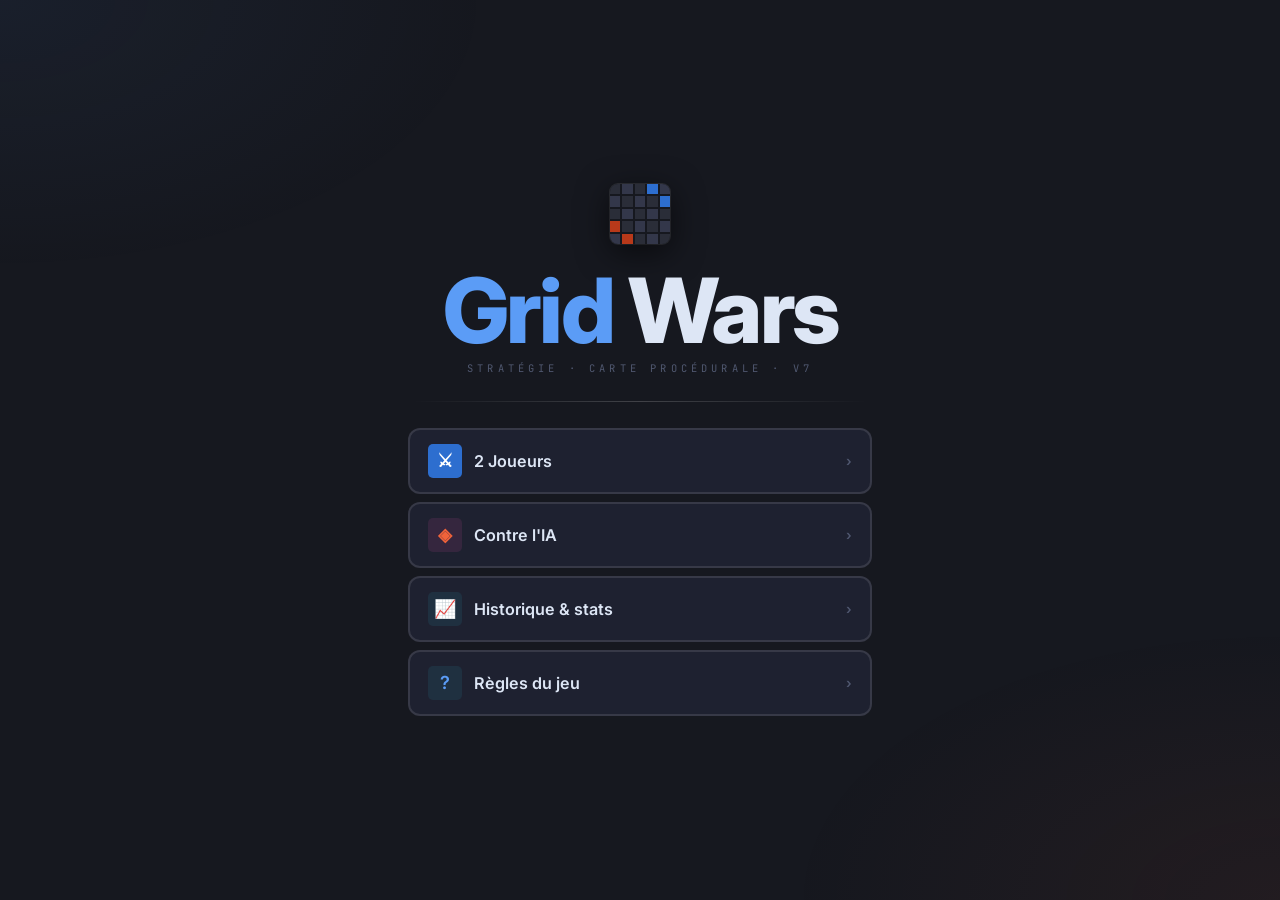
<file: Grid-Wars-v4-menu.html>
<!DOCTYPE html>
<html lang="fr" data-bs-theme="dark">
<head>
<meta charset="UTF-8">
<meta name="viewport" content="width=device-width, initial-scale=1.0">
<title>GRID WARS</title>
<link href="https://cdn.jsdelivr.net/npm/bootstrap@5.3.0/dist/css/bootstrap.min.css" rel="stylesheet">
<link href="https://fonts.googleapis.com/css2?family=Inter:wght@400;500;600;700;800&family=JetBrains+Mono:wght@400;500;600&display=swap" rel="stylesheet">
<style>
:root {
  /* ─ background layers */
  --bg:   #16181f;
  --bg2:  #1e2130;
  --bg3:  #252840;
  --bg4:  #2c3050;
  --surface: #11131a;

  /* ─ player 1 — electric blue */
  --p1:      #5b9cf6;
  --p1-d:    #2d6ecf;
  --p1-dim:  rgba(91,156,246,.14);
  --p1-bdr:  rgba(91,156,246,.5);

  /* ─ player 2 — red-orange */
  --p2:      #f0633a;
  --p2-d:    #b8391a;
  --p2-dim:  rgba(240,99,58,.14);
  --p2-bdr:  rgba(240,99,58,.5);

  /* ─ grille carte (fond uni, plus damier) */
  --sq-a:   #2a2d38;
  --sq-b:   #33374a;
  --sq-map: #2e3242;

  /* ─ accents */
  --gold:   #e8b84b;
  --good:   #4caf7d;
  --danger: #e85555;

  /* ─ text */
  --txt:    #dde6f5;
  --txt-2:  #8f9fc0;
  --txt-3:  #505870;

  /* ─ borders */
  --bdr:    rgba(255,255,255,.06);
  --bdr-md: rgba(255,255,255,.11);
  --bdr-hi: rgba(255,255,255,.18);

  --r: 12px;
  --shadow: 0 4px 20px rgba(0,0,0,.55);
}

*,*::before,*::after{box-sizing:border-box;margin:0;padding:0}

/* UI global un peu plus grand (le radial reste en px/vw, donc peu impacté) */
html{font-size:18px}

body {
  font-family:'Inter',sans-serif;
  background:var(--bg);
  color:var(--txt);
  font-size:18px;
  line-height:1.25;
  height:100vh;
  overflow:hidden;
}

/* ─── BACKGROUND ─────────────────────────────── */
.bg-noise {
  position:fixed;inset:0;z-index:0;pointer-events:none;
  background:
    radial-gradient(ellipse 70% 55% at 0% 0%,  rgba(91,156,246,.06) 0%,transparent 55%),
    radial-gradient(ellipse 70% 55% at 100% 100%, rgba(240,99,58,.06) 0%,transparent 55%);
}

/* ─── SCREENS ─────────────────────────────────── */
.screen{
  display:none;position:relative;z-index:10;
  height:100vh;flex-direction:column;
  align-items:center;justify-content:center;
}
.screen.active{display:flex}

/* ═══════════════════════════════════════════════
   MENU
═══════════════════════════════════════════════ */
.menu-wrap{
  display:flex;flex-direction:column;align-items:center;
  text-align:center;width:100%;max-width:400px;padding:0 28px;
}

/* mini grid logo */
.logo-grid{
  display:grid;grid-template-columns:repeat(5,1fr);
  width:60px;height:60px;gap:2px;margin-bottom:22px;
  border-radius:8px;overflow:hidden;
  box-shadow:0 8px 32px rgba(0,0,0,.6), 0 0 0 1px var(--bdr-md);
}
.logo-grid .c{display:block}
.logo-grid .ca{background:var(--sq-a)}
.logo-grid .cb{background:var(--sq-b)}
.logo-grid .cp1{background:var(--p1-d)}
.logo-grid .cp2{background:var(--p2-d)}

.logo-name{
  font-size:clamp(2.6rem,9vw,5rem);
  font-weight:800;
  letter-spacing:-.03em;
  line-height:1;
  color:var(--txt);
}
.logo-name em{font-style:normal;color:var(--p1)}

.logo-tag{
  font-family:'JetBrains Mono',monospace;
  font-size:.58rem;letter-spacing:.4em;
  color:var(--txt-3);text-transform:uppercase;
  margin-top:6px;
}

.divider{
  width:100%;height:1px;
  margin:26px 0;
  background:linear-gradient(90deg,transparent,var(--bdr-hi),transparent);
}

.menu-btns{display:flex;flex-direction:column;gap:8px;width:100%}

/* ─ main buttons */
.mbtn{
  display:flex;align-items:center;gap:12px;
  padding:14px 18px;width:100%;
  background:var(--bg2);border:2px solid var(--bdr-md);
  border-radius:var(--r);cursor:pointer;
  font-family:'Inter',sans-serif;font-size:.9rem;font-weight:600;
  color:var(--txt);
  transition:background .15s,border-color .15s,transform .1s,box-shadow .15s;
  text-align:left;
}
.mbtn .ico{
  width:34px;height:34px;border-radius:5px;
  display:flex;align-items:center;justify-content:center;
  font-size:1rem;flex-shrink:0;
}
.mbtn .lbl{flex:1}
.mbtn .arr{color:var(--txt-3);font-size:.75rem;transition:transform .15s,color .15s}
.mbtn:hover{background:var(--bg3);border-color:var(--p1);box-shadow:0 0 0 3px rgba(91,156,246,.1);transform:translateY(-1px)}
.mbtn:hover .arr{transform:translateX(4px);color:var(--p1)}
.mbtn:active{transform:translateY(0)}
.mbtn.primary .ico{background:var(--p1-d);color:#fff}
.mbtn.vs .ico{background:#35263e;color:var(--p2)}
.mbtn.info .ico{background:#1f3040;color:var(--p1)}

/* ═══════════════════════════════════════════════
   SCREEN CARDS
═══════════════════════════════════════════════ */
.card-wrap{
  background:var(--bg2);border:2px solid var(--bdr-md);
  border-radius:12px;padding:32px 28px;
  max-width:510px;width:calc(100% - 40px);
  box-shadow:var(--shadow);
}
/* garde les vars si on combine avec .card Bootstrap */
.card-wrap.card{background:var(--bg2);border-color:var(--bdr-md)}
.card-title{
  font-size:clamp(1.4rem,3vw,1.9rem);font-weight:800;
  letter-spacing:-.02em;color:var(--txt);margin-bottom:3px;
}
.card-sub{
  font-family:'JetBrains Mono',monospace;font-size:.58rem;
  letter-spacing:.28em;color:var(--txt-3);text-transform:uppercase;
  margin-bottom:24px;
}

/* difficulty cards */
.diff-grid{display:grid;grid-template-columns:repeat(3,1fr);gap:10px;margin-bottom:20px}
.diff-card{
  background:var(--bg3);border:2px solid var(--bdr-md);border-radius:8px;
  padding:16px 8px;cursor:pointer;text-align:center;
  transition:border-color .15s,background .15s,transform .12s,box-shadow .15s;
}
.diff-card:hover{border-color:var(--p1);background:var(--bg4);transform:translateY(-2px);box-shadow:0 4px 16px rgba(91,156,246,.12)}
.diff-card .dk{font-size:1.6rem;margin-bottom:8px}
.diff-card .dl{font-family:'JetBrains Mono',monospace;font-size:.55rem;color:var(--p1);letter-spacing:.1em;text-transform:uppercase}
.diff-card .dd{font-size:.72rem;color:var(--txt-2);margin-top:3px}

.back{
  font-family:'JetBrains Mono',monospace;font-size:.6rem;
  color:var(--txt-3);letter-spacing:.15em;cursor:pointer;
  display:inline-flex;align-items:center;gap:6px;text-transform:uppercase;
  transition:color .15s;
}
.back::before{content:'←'}
.back:hover{color:var(--p1)}

/* rules */
.rules-list{list-style:none;display:flex;flex-direction:column;gap:6px;margin-bottom:18px}
.rules-list li{
  font-size:.84rem;line-height:1.5;padding:9px 12px;
  background:var(--bg3);border-radius:4px;
  border-left:3px solid var(--p1);color:var(--txt);
}
.rules-list li .tag{color:var(--p1);font-weight:700;margin-right:4px}
.rules-list li .cost{color:var(--gold);font-family:'JetBrains Mono',monospace;font-size:.78rem}
.rules-note{
  font-size:.78rem;color:var(--txt-2);
  border-top:1px solid var(--bdr);padding-top:12px;line-height:1.8;
}
.rules-note strong{color:var(--gold)}

/* ═══════════════════════════════════════════════
   GAME
═══════════════════════════════════════════════ */
#game{justify-content:flex-start;padding:0;align-items:stretch}

/* ── HUD bar */
.hud{
  width:100%;display:flex;align-items:stretch;
  background:var(--bg2);border-bottom:1px solid var(--bdr-md);
  flex-shrink:0;position:relative;z-index:20;
}
.hud::after{
  content:'';position:absolute;bottom:-1px;left:0;right:0;height:2px;
  background:linear-gradient(90deg,var(--p1),transparent 35%,transparent 65%,var(--p2));
  opacity:.45;
}

/* HUD multi-joueurs (jusqu'à 4) */
#hudStrip{display:flex;flex-wrap:wrap;align-items:stretch;flex:1;gap:0}
.hud-chip{
  flex:1 1 22%;min-width:118px;display:flex;flex-direction:column;justify-content:center;
  padding:10px 12px;gap:6px;position:relative;border-right:1px solid var(--bdr);
  text-align:left;
}
.hud-chip:last-child{border-right:none}
.hud-chip .hud-bar{width:100%;max-width:140px}
.hud-chip .hud-row{flex-direction:row}
.hud-chip.p-right{text-align:right;align-items:flex-end}
.hud-chip.p-right .hud-row{flex-direction:row-reverse}
.hud-chip::before{
  content:'';position:absolute;left:0;top:0;bottom:0;width:3px;
  background:var(--chip);box-shadow:0 0 8px var(--chip);
  opacity:.35;
}
.hud-chip.active-turn::before{opacity:1}
.hud-chip.active-turn{
  filter:brightness(1.25) saturate(1.18);
}
.hud-side{display:none}
.hud-name{
  font-family:'JetBrains Mono',monospace;
  font-size:.65rem;
  letter-spacing:.12em;color:var(--txt-3);text-transform:uppercase;
}
.hud-pts{
  font-size:clamp(.95rem,2vw,1.35rem);
  font-weight:800;letter-spacing:-.02em;line-height:1;
  color:var(--chip);
}
.hud-row{display:flex;align-items:center;gap:8px}
.hud-bar{
  width:clamp(64px,9vw,160px);height:5px;
  background:rgba(255,255,255,.08);border-radius:3px;overflow:hidden;
}
.hud-bar-fill{height:100%;border-radius:3px;transition:width .35s ease;background:var(--chip)}
.hud-res{
  font-family:'JetBrains Mono',monospace;
  font-size:.72rem;
  color:var(--gold);
  line-height:1.35;
  letter-spacing:.02em;
}
.hud-stars{display:flex;gap:4px;align-items:center}
.hud-stars .star{
  font-size:.72rem;
  line-height:1;
  color:rgba(255,255,255,.18);
  transform:translateY(1px);
}
.hud-stars .star.on{
  color:var(--c);
  text-shadow:0 0 10px color-mix(in srgb,var(--c) 55%, transparent);
  animation:starPulse .9s ease-in-out infinite;
}

.hud-center{
  display:flex;flex-direction:column;align-items:center;
  justify-content:center;padding:10px 16px;min-width:88px;gap:5px;
  flex:0 0 auto;border-left:1px solid var(--bdr);border-right:1px solid var(--bdr);
}
.hud-turn{
  font-family:'JetBrains Mono',monospace;
  font-size:.72rem;
  color:var(--gold);letter-spacing:.1em;
}
.hud-who{font-size:.78rem;font-weight:700;color:var(--txt-2);letter-spacing:.03em;text-align:center;max-width:10rem}
.hud-actions{font-size:.68rem;color:var(--txt-3);font-family:'JetBrains Mono',monospace;font-weight:600}
.hud-dot{
  width:7px;height:7px;border-radius:50%;
  animation:dotPulse 1.8s ease-in-out infinite;
}
@keyframes dotPulse{0%,100%{transform:scale(1);opacity:.8}50%{transform:scale(1.45);opacity:1}}

/* ── GRID */
.grid-wrap{
  flex:1;width:100%;overflow:hidden;
  cursor:grab;touch-action:none;position:relative;
  background:var(--surface);
}
.grid-wrap:active{cursor:grabbing}
#gridPan{width:100%;transform-origin:top left;will-change:transform}

/* colonnes / lignes : --grid-cols, --grid-rows, ratio largeur:hauteur = cols:rows */
.grid{
  display:grid;
  grid-template-columns:repeat(var(--grid-cols, 12),1fr);
  gap:1px;width:100%;
  aspect-ratio:var(--grid-cols, 12) / var(--grid-rows, 12);
  padding:1px;background:rgba(0,0,0,.5);
}

.tile{
  aspect-ratio:1;cursor:pointer;
  display:flex;align-items:center;justify-content:center;
  flex-direction:column;
  font-size:clamp(.7rem,1.2vw,1.5rem);
  transition:filter .12s,box-shadow .12s;
  position:relative;overflow:hidden;
  user-select:none;
  /* Grille beaucoup plus arrondie, proportionnelle à la taille d'une case */
  border-radius:clamp(12px, calc(var(--tile-px, 64px) * 0.28), 28px);
  border:4px solid transparent;
}
.tile.sq-neutral{background:var(--sq-map)}
.tile.t-mountain{
  background:#0d0f14!important;
  border-color:rgba(0,0,0,.55)!important;
  cursor:default;
  box-shadow:inset 0 0 0 1px rgba(0,0,0,.65);
}
/* Zone ressource : teinte dorée / ambre sans pictogramme */
.tile-source-zone{
  position:absolute;inset:0;pointer-events:none;z-index:0;
  background:linear-gradient(165deg,
    rgba(232,184,75,.22) 0%,
    rgba(200,140,40,.12) 45%,
    rgba(160,100,30,.18) 100%);
  box-shadow:inset         0 0 0 1px rgba(232,184,75,.35);
}
.tile-source-zone.pulse{
  animation:srcZoneGlow 2.2s ease-in-out infinite;
}
@keyframes srcZoneGlow{
  0%,100%{filter:brightness(1);opacity:1}
  50%{filter:brightness(1.15);opacity:.92}
}
.tile-type-tint{
  position:absolute;left:0;right:0;top:0;height:28%;
  max-height:calc(var(--tile-px, 64px) * 0.42);
  pointer-events:none;z-index:1;
  background:linear-gradient(180deg, var(--tile-tint, rgba(255,255,255,.12)) 0%, transparent 100%);
  opacity:.88;
}
.tile:hover{filter:brightness(1.18)}
.tile.t-mountain:hover{filter:none}

/* Couleurs tuiles joueurs : --pc par joueur (injecté JS #dynamicColors) */
.tile.p1,.tile.p2,.tile.p3,.tile.p4{--pc:var(--p1)}
.tile.p2{--pc:var(--p2)}
.tile.p3{--pc:var(--p3)}
.tile.p4{--pc:var(--p4)}
.tile.p1,.tile.p2,.tile.p3,.tile.p4{
  background:linear-gradient(145deg,color-mix(in srgb,var(--pc) 88%,#000),color-mix(in srgb,var(--pc) 52%,#2a2a3a))!important;
  box-shadow:inset 0 0 0 1.5px color-mix(in srgb,var(--pc) 75%,transparent),0 0 8px color-mix(in srgb,var(--pc) 35%,transparent);
  border:4px solid color-mix(in srgb,var(--pc) 65%,transparent)!important;
}

.tile.citadel{
  animation:cPulse 2.8s ease-in-out infinite;
  border-style:dashed!important;
  box-shadow:inset 0 0 0 2.5px var(--pc),0 0 18px color-mix(in srgb,var(--pc) 45%,transparent)!important;
  border-color:color-mix(in srgb,var(--pc) 80%,#fff)!important;
}
@keyframes cPulse{0%,100%{transform:scale(1)}50%{transform:scale(1.07)}}

/* playable / attackable highlights */
.tile.playable{
  cursor:crosshair;
  box-shadow:inset 0 0 0 2px rgba(232,184,75,.9) !important;
  animation:playBlink .85s ease-in-out infinite;
  border:4px solid rgba(232,184,75,.8);
}
.tile.playable::after{content:'';position:absolute;inset:0;background:rgba(232,184,75,.1)}
@keyframes playBlink{0%,100%{filter:brightness(1.05)}50%{filter:brightness(1.25)}}

.tile.attackable{
  cursor:crosshair;
  box-shadow:inset 0 0 0 2px rgba(232,85,85,.9) !important;
  animation:atkBlink .65s ease-in-out infinite;
  border:4px dashed rgba(232,85,85,.9);
}
.tile.attackable::after{content:'';position:absolute;inset:0;background:rgba(232,85,85,.12)}
@keyframes atkBlink{0%,100%{filter:brightness(1)}50%{filter:brightness(1.2)}}

/* tile spawn animation */
@keyframes tSpawn{
  0%  {transform:scale(.2) rotate(-12deg);opacity:0}
  70% {transform:scale(1.1) rotate(2deg)}
  100%{transform:scale(1) rotate(0);opacity:1}
}
.tile.just-placed{animation:tSpawn .3s cubic-bezier(.34,1.56,.64,1) forwards}

/* tile icons */
.tile-ico{
  position:relative;z-index:2;
  margin-top:auto;margin-bottom:auto;
  font-size:clamp(1.25rem, calc(var(--tile-px, 64px) * 0.62), 4.7rem);
  line-height:1;pointer-events:none;
  filter:drop-shadow(0 1px 2px rgba(0,0,0,.6));
}

/* Grades : △ (haut), ◁▷ (côtés), ◤◥◣◢ (niveau max) */
.tile-grade-marks{
  position:absolute;inset:0;z-index:4;pointer-events:none;
  color:rgba(255,252,245,.94);
  font-weight:900;
  line-height:1;
  text-shadow:0 1px 2px rgba(0,0,0,.5);
}
.tile-grade-top{
  position:absolute;top:2px;left:0;right:0;
  display:flex;justify-content:center;align-items:center;gap:3px;
  font-size:clamp(.55rem, calc(var(--tile-px, 64px) * 0.22), 1rem);
}
.tile-grade-side-l{
  position:absolute;left:2px;top:50%;transform:translateY(-50%);
  font-size:clamp(.58rem, calc(var(--tile-px, 64px) * 0.24), 1.05rem);
}

.tile-grade-bottom{
  position:absolute;bottom:2px;left:0;right:0;
  display:flex;justify-content:center;align-items:center;gap:3px;
  font-size:clamp(.55rem, calc(var(--tile-px, 64px) * 0.22), 1rem);
}
.tile-grade-side-r{
  position:absolute;right:2px;top:50%;transform:translateY(-50%);
  font-size:clamp(.58rem, calc(var(--tile-px, 64px) * 0.24), 1.05rem);
}
.tile-grade-corners .tg-corner{
  position:absolute;
  font-size:clamp(.48rem, calc(var(--tile-px, 64px) * 0.2), .82rem);
  line-height:1;
}


.tile-grade-corners .tg-corner {
  position: absolute;
  font-size: 24px;       /* taille du symbole */
  transform: scale(3); /* agrandir */
}

.tile-grade-corners .tg-tl{top:1px;left:1px}
.tile-grade-corners .tg-tr{top:1px;right:1px}
.tile-grade-corners .tg-bl{bottom:2px;left:1px}
.tile-grade-corners .tg-br{bottom:2px;right:1px}

/* icône radial : scale avec la taille de case, sans changer les dimensions du bouton */
.rad-btn > span:first-child{
  font-size:clamp(1.15rem, calc(var(--tile-px, 64px) * 0.38), 2rem);
  line-height:1;
}

/* ── ACTION BAR (DYNAMIC ISLAND) */
.action-bar{
  width:auto;display:flex;align-items:center;gap:0;padding:0;
  background:transparent;border:none;
  flex-shrink:0;position:absolute;bottom:20px;left:50%;transform:translateX(-50%);z-index:20;
}

/* island container */
.action-bar::before{
  content:'';position:absolute;inset:-8px;
  background:var(--bg2);border:2px solid var(--bdr-md);
  border-radius:50px;z-index:-1;
  box-shadow:0 12px 40px rgba(0,0,0,.7);
}

.abtn{
  display:flex;align-items:center;justify-content:center;gap:6px;
  padding:10px 14px;border-radius:0;cursor:pointer;
  font-family:'Inter',sans-serif;font-size:.75rem;font-weight:600;
  background:transparent;border:none;color:var(--txt);
  transition:color .15s,background .15s;
  position:relative;z-index:1;
}

.abtn:first-child{border-radius:50px 0 0 50px;padding-left:18px}
.abtn:last-child{border-radius:0 50px 50px 0;padding-right:18px}

.abtn:not(.sq):hover{
  background:rgba(91,156,246,.15);color:var(--p1);
}

.abtn.sq{
  flex:0 0 auto;padding:12px 12px;font-size:1rem;
  border-radius:50%;background:rgba(91,156,246,.2);
  border:2px solid rgba(91,156,246,.4);
  margin:0 4px;
  transition:background .15s,border-color .15s,transform .15s;
}

.abtn.sq:hover{
  background:var(--p1);border-color:var(--p1);
  color:#fff;transform:scale(1.1);
}

.abtn.sq.primary{
  background:var(--p1-d);border-color:var(--p1);
  color:#fff;font-weight:700;
}

.abtn.sq.primary:hover{
  background:var(--p1);transform:scale(1.15);
  box-shadow:0 0 16px rgba(91,156,246,.4);
}
.abtn-eco.passe-tour{
  background:rgba(232,85,85,.22)!important;
  border:2px solid rgba(232,85,85,.55)!important;
  color:#ffb4b4!important;
}
.abtn-eco.passe-tour:hover{
  background:rgba(232,85,85,.35)!important;
  color:#fff!important;
}
.map-preset-btn.active{
  border-color:var(--p1)!important;
  color:var(--p1)!important;
  background:rgba(91,156,246,.12)!important;
}

/* ═══════════════════════════════════════════════
   RADIAL MENU  ← fixed version
═══════════════════════════════════════════════ */
#radialMenu{
  display:none;
  position:fixed;
  left:0;top:0;          /* ← critical: anchor at viewport origin */
  width:0;height:0;
  z-index:900;
  pointer-events:none;
  --radP: var(--p1);
}
#radialMenu.open{display:block;pointer-events:all}

.rad-overlay{
  position:fixed;inset:0;z-index:-1;
  background:rgba(16,18,26,.6);
  backdrop-filter:blur(5px);
}

.rad-btn.rad-upgrade-top{
  width:clamp(72px,7vw,100px);
  height:clamp(56px,5.5vw,76px);
  border:2px solid rgba(232,184,75,.55);
  transform: translate(-50%, -70%) scale(1);
}
.rad-btn{
  position:absolute;
  width:clamp(66px,6.2vw,92px);
  height:clamp(78px,7.5vw,104px);
  border-radius:10px;
  background:var(--bg3);
  border:3px solid var(--bdr-hi);
  display:flex;flex-direction:column;align-items:center;justify-content:center;gap:2px;
  cursor:pointer;
  /* centre on the computed point via transform only – no negative margins */
  transform:translate(-50%,-50%) scale(1);
  font-size:clamp(1.6rem,2.2vw,2rem);
  box-shadow:0 8px 28px rgba(0,0,0,.65);
  transition:background .14s,border-color .14s,box-shadow .14s;
  animation:radPop .2s cubic-bezier(.34,1.56,.64,1) both;
  opacity:0;
  z-index:2;
}
@keyframes radPop{
  0%  {opacity:0;transform:translate(-50%,-50%) scale(.15)}
  100%{opacity:1;transform:translate(-50%,-50%) scale(1)}
}
.rad-btn:not(.cant):hover{
  background:color-mix(in srgb,var(--radP) 28%, var(--bg3));
  border-color:var(--radP);
  box-shadow:0 8px 28px rgba(0,0,0,.55),0 0 0 3px color-mix(in srgb,var(--radP) 30%, transparent);
  transform:translate(-50%,-50%) scale(1.08) !important;
}
.rad-btn.cant{
  opacity:1;
  cursor:not-allowed;pointer-events:none;
  background:linear-gradient(165deg,#2a2228,#1f1a1e)!important;
  border:3px solid rgba(232,85,85,.45)!important;
  box-shadow:inset 0 0 0 1px rgba(0,0,0,.4);
  filter:saturate(.65) brightness(.85);
}
.rad-btn.cant .rad-lbl{color:rgba(255,200,200,.75)!important}
.rad-btn.cant .rad-price{color:rgba(255,150,150,.9)!important}
.rad-price{
  font-family:'JetBrains Mono',monospace;
  font-size:clamp(.52rem,1.5vw,.68rem);
  font-weight:800;
  color:var(--gold);
  line-height:1.1;
  margin-top:2px;
}

.rad-lbl{
  font-family:'Inter',sans-serif;
  font-size:.48rem;color:var(--txt);line-height:1;
  letter-spacing:.02em;font-weight:600;
}
.rad-btn:not(.cant):hover .rad-lbl{color:#fff}

.rad-center{
  position:absolute;
  width:28px;height:28px;border-radius:50%;
  background:var(--bg2);border:2px solid var(--bdr-hi);
  display:flex;align-items:center;justify-content:center;
  cursor:pointer;
  transform:translate(-50%,-50%);
  color:var(--txt-3);font-size:.85rem;
  transition:.15s;z-index:1;
}
.rad-center{z-index:5;}
.rad-center:hover{border-color:var(--danger);color:var(--danger)}

/* ═══════════════════════════════════════════════
   MODAL
═══════════════════════════════════════════════ */
.modal-content{
  background:var(--bg2) !important;
  border:2px solid var(--bdr-hi) !important;
  box-shadow:0 24px 64px rgba(0,0,0,.7) !important;
  border-radius:10px !important;
  font-family:'Inter',sans-serif;
}
.modal-header{
  background:var(--bg3) !important;
  border-bottom:1px solid var(--bdr) !important;
  padding:14px 20px !important;
}
.modal-title-text{
  font-size:.95rem;font-weight:800;
  letter-spacing:-.01em;color:var(--txt);
}
.modal-body{padding:18px 20px !important;color:var(--txt)}
.btn-close-white{filter:invert(1) opacity(.4)}
.btn-close-white:hover{filter:invert(1) opacity(.9)}

.atk-preview{
  background:var(--bg3);border:2px solid rgba(240,99,58,.2);
  border-radius:8px;padding:14px;margin-bottom:14px;
  display:flex;align-items:center;gap:14px;
}
.atk-preview .a-ico{font-size:7rem}
.atk-preview .a-info{
  font-family:'JetBrains Mono',monospace;font-size:.68rem;
  color:var(--txt-2);line-height:1.75;
}
.atk-preview .a-info strong{
  display:block;font-family:'Inter',sans-serif;
  font-size:.9rem;font-weight:700;color:var(--txt);margin-bottom:3px;
}

.btn-atk{
  width:100%;background:transparent;
  border:3px solid var(--p2);color:var(--p2);
  font-family:'Inter',sans-serif;font-weight:700;font-size:.88rem;
  padding:12px;border-radius:var(--r);cursor:pointer;
  transition:.2s;
}
.btn-atk:hover:not(:disabled){
  background:var(--p2);color:#fff;
  box-shadow:0 4px 16px rgba(240,99,58,.3);
}
.btn-atk:disabled{opacity:.2;cursor:not-allowed}

/* ═══════════════════════════════════════════════
   WIN OVERLAY
═══════════════════════════════════════════════ */
.win-overlay{
  position:fixed;inset:0;z-index:950;
  display:none;align-items:center;justify-content:center;flex-direction:column;
  background:rgba(16,18,26,.92);backdrop-filter:blur(14px);
}
.win-overlay.active{display:flex}

.win-badge{
  background:var(--bg2);border:2px solid var(--bdr-hi);
  border-radius:16px;padding:48px 60px;text-align:center;
  box-shadow:0 32px 80px rgba(0,0,0,.7);
  display:flex;flex-direction:column;align-items:center;gap:12px;
  animation:wSlide .5s cubic-bezier(.22,1,.36,1) forwards;
}
@keyframes wSlide{
  0%{transform:translateY(36px);opacity:0}
  100%{transform:translateY(0);opacity:1}
}
.win-icon{
  font-size:3.2rem;
  animation:wIcon .65s .25s cubic-bezier(.34,1.56,.64,1) both;
}
@keyframes wIcon{
  0%{transform:scale(0) rotate(-25deg);opacity:0}
  100%{transform:scale(1) rotate(0);opacity:1}
}
.win-title{
  font-size:clamp(1.8rem,7vw,3.2rem);
  font-weight:800;letter-spacing:-.03em;
}
.win-title.p1{color:var(--p1)}
.win-title.p2{color:var(--p2)}
.win-sub{
  font-family:'JetBrains Mono',monospace;font-size:.62rem;
  color:var(--txt-3);letter-spacing:.3em;text-transform:uppercase;
}
#particleCanvas{position:fixed;inset:0;width:100%;height:100%;pointer-events:none;z-index:-1}

/* ─ util */
.mt3{margin-top:14px!important}

/* ══ TINTS UNITÉS (reflet / volume par type, --pc = joueur) ═════════════════ */
.tile.t-outpost{background:linear-gradient(145deg,color-mix(in srgb,var(--pc) 95%,#fff),color-mix(in srgb,var(--pc) 60%,#ccc))!important}
.tile.t-bastion{background:linear-gradient(145deg,color-mix(in srgb,var(--pc) 55%,#000),color-mix(in srgb,var(--pc) 70%,#1e293b))!important}
.tile.t-fortress{background:linear-gradient(145deg,color-mix(in srgb,var(--pc) 35%,#000),color-mix(in srgb,var(--pc) 50%,#0f172a))!important}
.tile.t-reserve{background:linear-gradient(145deg,color-mix(in srgb,var(--pc) 45%,#0369a1),color-mix(in srgb,var(--pc) 65%,#38bdf8))!important}
.tile.t-armory{background:linear-gradient(145deg,color-mix(in srgb,var(--pc) 40%,#334155),color-mix(in srgb,var(--pc) 55%,#64748b))!important}

/* ══ ACTION BAR BUTTONS ══════════════════════════ */
.abtn-eco{
  padding:10px 30px;font-size:.82rem;font-weight:700;letter-spacing:.01em;
  background:rgba(91,156,246,.18);color:var(--p1);
  border-left:1px solid var(--bdr-hi);border-right:1px solid var(--bdr-hi);
  white-space:nowrap;
}
.abtn-eco:hover{background:var(--p1-d);color:#fff;}

/* ══ ATTACK RADIAL ══════════════════════════════ */
.rad-btn.atk{border-color:rgba(240,99,58,.5) !important;background:rgba(40,15,10,.85);}
.rad-btn.atk:not(.cant):hover{
  background:rgba(184,57,26,.9);border-color:var(--p2)!important;
  box-shadow:0 8px 28px rgba(0,0,0,.55),0 0 0 3px rgba(240,99,58,.25);
  transform:translate(-50%,-50%) scale(1.12) !important;
}
.rad-btn.atk:not(.cant):hover .rad-lbl,.rad-btn.atk:not(.cant):hover .rad-cost{color:#fff;}
.rad-center.atk{
  width:62px;height:62px;border-radius:50%;
  background:rgba(60,10,10,.8);border-color:rgba(240,99,58,.7);
  color:var(--p2);font-size:.6rem;font-weight:700;
  text-align:center;line-height:1.25;
}
.rad-cost{
  font-family:'JetBrains Mono',monospace;
  font-size:.52rem;color:var(--txt-2);display:block;
}

/* ══ STATS MODAL ═════════════════════════════════ */
.stat-grid{display:grid;grid-template-columns:1fr auto;gap:5px 12px;font-size:.82rem}
.stat-key{color:var(--txt-2)}
.stat-val{text-align:right;font-family:'JetBrains Mono',monospace;font-weight:600;color:var(--txt)}
.stat-winner{
  margin-top:12px;padding:10px 14px;
  background:var(--bg3);border:2px solid var(--bdr-hi);border-radius:6px;
  text-align:center;font-size:.84rem;
}

/* stats : camembert + chances (étoiles/diamants) */
.stat-pie{
  width:150px;height:150px;border-radius:50%;
  background:conic-gradient(from 90deg, var(--c1) 0 var(--a1), var(--c2) var(--a1) 100%);
  position:relative; display:flex;align-items:center;justify-content:center;
  border:2px solid var(--bdr-hi);
  box-shadow:0 12px 38px rgba(0,0,0,.45);
}
.stat-pie::after{
  content:''; position:absolute;
  width:64%;height:64%; border-radius:50%;
  background:rgba(17,19,26,.78);
  border:2px solid rgba(255,255,255,.08);
}
.stat-pie .stat-pie-inner{
  position:relative; z-index:2;
  text-align:center;
  font-family:'JetBrains Mono',monospace;
  font-weight:900;
  letter-spacing:.04em;
  font-size:.78rem;
  color:var(--txt);
}
.win-stars{display:flex;gap:4px;align-items:center;justify-content:flex-end}
.win-stars .star{
  font-size:1.05rem;
  line-height:1;
  color:rgba(255,255,255,.18);
  transform:translateY(1px);
}
.win-stars .star.on{
  color:var(--c);
  text-shadow:0 0 10px color-mix(in srgb,var(--c) 55%, transparent);
  animation:starPulse .9s ease-in-out infinite;
}
@keyframes starPulse{
  0%,100%{filter:brightness(1);transform:translateY(1px) scale(1)}
  50%{filter:brightness(1.35);transform:translateY(0px) scale(1.08)}
}

/* config IA : multiplicateurs + range (évite 2e bloc <style>) */
.multiplier-btn{
  padding:10px;background:var(--bg3);border:2px solid var(--bdr);border-radius:5px;
  color:var(--txt);cursor:pointer;font-weight:600;font-family:'JetBrains Mono',monospace;font-size:.85rem;
  transition:background .15s,border-color .15s,color .15s;
}
.multiplier-btn:hover{background:var(--bg4);border-color:var(--p1);color:var(--p1)}
.multiplier-btn.active{background:var(--p1);border-color:var(--p1);color:#fff}
input[type="range"]{cursor:pointer;accent-color:var(--p1)}
input[type="range"]::-webkit-slider-thumb{-webkit-appearance:none;appearance:none;width:16px;height:16px;border-radius:50%;background:var(--p1);cursor:pointer;border:none}
input[type="range"]::-moz-range-thumb{width:16px;height:16px;border-radius:50%;background:var(--p1);cursor:pointer;border:none}

/* écran menu : carte Bootstrap + thème perso */
.screen-card{max-width:520px}

/* -------- setup : plus compact + actions toujours cliquables -------- */
#setup .card-wrap{
  max-height:88vh;
  overflow:auto;
  display:flex;
  flex-direction:column;
  padding:26px 22px;
}
#setup .setup-actions{
  position:sticky;
  bottom:0;
  z-index:50;
  margin-top:auto;
  background:rgba(30,33,48,.92);
  backdrop-filter:blur(10px);
  border-top:1px solid var(--bdr-md);
  padding:14px 0 18px;
}
#setup .setup-actions .btn{
  padding:.6rem .9rem;
  font-weight:700;
}

/* -------- tour banner (milieu de l'écran) -------- */
#turnBanner{
  position:fixed;
  left:50%;
  top:50%;
  transform:translate(-50%,-50%);
  z-index:1200;
  pointer-events:none;
  opacity:0;
  transition:opacity .18s ease;
  display:flex;
  align-items:center;
  justify-content:center;
  padding:14px 22px;
  border-radius:16px;
  background:rgba(17,19,26,.68);
  border:2px solid rgba(255,255,255,.16);
  backdrop-filter:blur(14px);
  font-family:'JetBrains Mono',monospace;
  font-weight:800;
  letter-spacing:.02em;
  color:var(--gold);
  text-align:center;
}
#turnBanner.show{
  opacity:1;
  animation:turnBannerPop .7s cubic-bezier(.2,1,.3,1) both;
}
#turnBanner.hide{
  opacity:0;
  animation:turnBannerFadeOut .35s ease both;
}
@keyframes turnBannerPop{
  0%{ transform:translate(-50%,-50%) scale(.92); filter:brightness(.92); }
  60%{ transform:translate(-50%,-50%) scale(1.08); filter:brightness(1.2); }
  100%{ transform:translate(-50%,-50%) scale(1); }
}
@keyframes turnBannerFadeOut{
  0%{ opacity:1; transform:translate(-50%,-50%) scale(1); filter:brightness(1); }
  100%{ opacity:0; transform:translate(-50%,-50%) scale(.98); filter:brightness(.92); }
}

.hud-center.is-bot-turn .hud-dot{
  filter:brightness(1.35) saturate(1.22);
}
.hud-center.is-human-turn .hud-dot{
  filter:brightness(1.18) saturate(1.06);
}

/* Bot turn indicator (HUD top-left area) */
.bot-turn-hud{
  display:none;
  flex-direction:column;
  align-items:flex-start;
  gap:6px;
}
.bot-turn-text{
  font-family:'JetBrains Mono',monospace;
  font-weight:800;
  letter-spacing:.06em;
  font-size:.62rem;
  color:var(--gold);
  text-transform:uppercase;
}
.bot-turn-time-box{
  padding:6px 10px;
  border-radius:10px;
  background:rgba(17,19,26,.55);
  border:2px solid rgba(255,255,255,.14);
  backdrop-filter:blur(10px);
}
.bot-turn-time{
  font-family:'JetBrains Mono',monospace;
  font-weight:900;
  color:var(--txt);
  font-size:.62rem;
}
.hud-center.is-bot-turn{
  align-items:flex-start;
  justify-content:flex-start;
  padding-top:6px;
}
.hud-center.is-bot-turn .hud-dot,
.hud-center.is-bot-turn .hud-turn,
.hud-center.is-bot-turn .hud-who{
  display:none;
}
.hud-center.is-bot-turn .bot-turn-hud{
  display:flex;
}
</style>
</head>
<body>
<!-- Fichier monopage : écrans .screen (un seul .active), logique jeu en bas du <script> -->
<div class="bg-noise" aria-hidden="true"></div>

<!-- ═══════ MENU ═══════ -->
<div id="mMenu" class="screen active">
  <div class="menu-wrap card bg-transparent border-0 shadow-none screen-card mx-auto">

    <!-- Logo grid -->
    <div class="logo-grid">
      <span class="c ca"></span><span class="c cb"></span><span class="c ca"></span><span class="c cp1"></span><span class="c cb"></span>
      <span class="c cb"></span><span class="c ca"></span><span class="c cb"></span><span class="c ca"></span><span class="c cp1"></span>
      <span class="c ca"></span><span class="c cb"></span><span class="c ca"></span><span class="c cb"></span><span class="c ca"></span>
      <span class="c cp2"></span><span class="c ca"></span><span class="c cb"></span><span class="c ca"></span><span class="c cb"></span>
      <span class="c cb"></span><span class="c cp2"></span><span class="c ca"></span><span class="c cb"></span><span class="c ca"></span>
    </div>

    <div class="logo-name"><em>Grid</em> Wars</div>
    <div class="logo-tag">Stratégie · carte procédurale · v7</div>

    <div class="divider"></div>

    <div class="menu-btns">
      <button class="mbtn primary" onclick="openSetup(0)">
        <span class="ico">⚔</span>
        <span class="lbl">2 Joueurs</span>
        <span class="arr">›</span>
      </button>
      <button class="mbtn vs" onclick="openSetup(1)">
        <span class="ico">◈</span>
        <span class="lbl">Contre l'IA</span>
        <span class="arr">›</span>
      </button>
      <button class="mbtn info" onclick="go('history')">
        <span class="ico">📈</span>
        <span class="lbl">Historique & stats</span>
        <span class="arr">›</span>
      </button>
      <button class="mbtn info" onclick="go('rules')">
        <span class="ico">?</span>
        <span class="lbl">Règles du jeu</span>
        <span class="arr">›</span>
      </button>
    </div>
  </div>
</div>

<!-- ═══════ CONFIG PARTIE (2J + IA) ═══════ -->
<div id="setup" class="screen">
  <div class="card-wrap card border-secondary shadow screen-card mx-auto" style="max-width:600px">
    <div class="card-title" id="setupTitle">Partie</div>
    <div class="card-sub" id="setupSub">Réglages</div>

    <div class="mb-4">
      <label class="form-label fw-semibold mb-2 d-block">📐 Taille de la carte</label>
      <div class="d-flex flex-wrap gap-2" id="mapPresetRow">
        <button type="button" class="btn btn-outline-secondary btn-sm map-preset-btn active" data-preset="small" onclick="CONFIG.mapPreset='small';updateConfigDisplay()">Petit ×0.5</button>
        <button type="button" class="btn btn-outline-secondary btn-sm map-preset-btn" data-preset="normal" onclick="CONFIG.mapPreset='normal';updateConfigDisplay()">Normal ×1</button>
        <button type="button" class="btn btn-outline-secondary btn-sm map-preset-btn" data-preset="large" onclick="CONFIG.mapPreset='large';updateConfigDisplay()">Grand ×2</button>
      </div>
      <p class="small text-secondary mt-2 mb-0" id="mapPresetHint">Normal : dimensions aléatoires ~10–20 (rectangle), puis symétrie selon le nombre de joueurs.</p>
    </div>

    <div class="mb-4" id="wrapDiffIA">
      <label class="form-label fw-semibold mb-2 d-block">🤖 Difficulté de l'IA</label>
      <div class="d-flex gap-2 align-items-center mb-2">
        <input type="range" class="form-range flex-grow-1" id="diffSlider" min="0" max="1" step="0.1" value="0.5" oninput="CONFIG.botDifficulty=+this.value;updateConfigDisplay()">
        <span id="diffVal" class="fw-bold font-monospace text-nowrap small" style="font-family:'JetBrains Mono',monospace;color:var(--p2);min-width:5.5rem">Normal</span>
      </div>
      <p class="small text-secondary mb-0">L'IA adapte agressivité / éco / rush selon la difficulté et l'estimation de victoire. Quand le curseur est haut, les bots passent en mode 🔥 Enfer.</p>
    </div>

    <div class="mb-4">
      <label class="form-label fw-semibold mb-2 d-block">🤖 Bots aux autres coins (hors J1–J2)</label>
      <select class="form-select form-select-sm bg-dark text-light border-secondary" id="extraBotsSelect" onchange="CONFIG.extraBots=+this.value;updateConfigDisplay()">
        <option value="0">Aucun (partie classique 1v1)</option>
        <option value="1">1 bot (partie à 3 citadelles)</option>
        <option value="2">2 bots (4 joueurs sur la carte)</option>
      </select>
      <p class="small text-secondary mt-1 mb-0">Les bots supplémentaires sont toujours contrôlés par l'IA.</p>
    </div>

    <div class="mb-4 form-check">
      <input type="checkbox" class="form-check-input" id="baseShieldCheck" onchange="CONFIG.baseShield=this.checked;updateConfigDisplay()">
      <label class="form-check-label fw-semibold" for="baseShieldCheck">🛡️ Citadelle de secours — construire une citadelle (+50 ⚡)</label>
    </div>

    <div class="mb-4">
      <label class="form-label fw-semibold mb-2 d-block">💰 Multiplicateur (revenus tour / économie)</label>
      <div class="row row-cols-2 row-cols-sm-5 g-2">
        <div class="col"><button type="button" class="multiplier-btn w-100" data-mult="0.5" onclick="CONFIG.pointsMultiplier=0.5;updateConfigDisplay()">×0.5</button></div>
        <div class="col"><button type="button" class="multiplier-btn active w-100" data-mult="1" onclick="CONFIG.pointsMultiplier=1;updateConfigDisplay()">×1</button></div>
        <div class="col"><button type="button" class="multiplier-btn w-100" data-mult="2" onclick="CONFIG.pointsMultiplier=2;updateConfigDisplay()">×2</button></div>
        <div class="col"><button type="button" class="multiplier-btn w-100" data-mult="3" onclick="CONFIG.pointsMultiplier=3;updateConfigDisplay()">×3</button></div>
        <div class="col"><button type="button" class="multiplier-btn w-100" data-mult="10" onclick="CONFIG.pointsMultiplier=10;updateConfigDisplay()">×10</button></div>
      </div>
    </div>

    <div class="mb-2">
      <label class="form-label fw-semibold mb-2 d-block">🎨 Couleurs (appliquées en partie)</label>
      <div class="row g-3">
        <div class="col-md-6">
          <div class="small text-secondary mb-1">Joueur 1</div>
          <div class="d-flex gap-2 align-items-center">
            <input type="color" class="form-control form-control-color" id="p1ColorPicker" value="#5b9cf6" title="J1" onchange="CONFIG.p1Color=this.value;updateConfigDisplay()">
            <div id="p1ColorPreview" class="flex-grow-1 rounded border" style="height:40px;background:#5b9cf6;border-color:rgba(91,156,246,.35)!important"></div>
          </div>
        </div>
        <div class="col-md-6">
          <div class="small text-secondary mb-1">Autres joueurs (dérivées)</div>
          <div class="d-flex flex-column gap-1 small font-monospace">
            <div class="d-flex align-items-center gap-2"><span class="text-secondary" style="min-width:1.5rem">2</span><div id="p2ColorPreview" class="flex-grow-1 rounded border" style="height:22px;background:#f0633a"></div></div>
            <div class="d-flex align-items-center gap-2"><span class="text-secondary" style="min-width:1.5rem">3</span><div id="p3ColorPreview" class="flex-grow-1 rounded border" style="height:22px;background:#888"></div></div>
            <div class="d-flex align-items-center gap-2"><span class="text-secondary" style="min-width:1.5rem">4</span><div id="p4ColorPreview" class="flex-grow-1 rounded border" style="height:22px;background:#aaa"></div></div>
          </div>
        </div>
      </div>
    </div>

    <div class="setup-actions d-flex flex-wrap gap-2 align-items-center justify-content-between px-0">
      <button type="button" class="btn btn-outline-secondary" onclick="go('mMenu')">← Retour</button>
      <button type="button" class="btn btn-outline-danger" onclick="go('mMenu')">Annuler</button>
      <button type="button" class="btn btn-primary flex-grow-1" onclick="startGameFromSetup()">⚔ Démarrer</button>
    </div>
  </div>
</div>

<!-- ═══════ HISTORIQUE ═══════ -->
<div id="history" class="screen">
  <div class="card-wrap card border-secondary shadow screen-card mx-auto" style="max-width:640px;max-height:90vh;overflow:auto">
    <div class="card-title">Historique</div>
    <div class="card-sub">Parties & agrégats</div>
    <div id="historyAggregates" class="small mb-3 p-3 rounded bg-dark bg-opacity-50 border border-secondary border-opacity-25"></div>
    <div id="historyList" class="d-flex flex-column gap-2"></div>
    <button type="button" class="btn btn-outline-secondary mt-3 w-100" onclick="go('mMenu')">← Menu</button>
  </div>
</div>

<!-- ═══════ RÈGLES ═══════ -->
<div id="rules" class="screen">
  <div class="card-wrap card border-secondary shadow screen-card mx-auto">
    <div class="card-title">Règles du jeu</div>
    <div class="card-sub">Unités & mécaniques</div>
    <ul class="rules-list">
      <li><span class="tag">△ Avant-poste</span><span class="cost">⚡1 R:1</span> — Étend le territoire, bon marché</li>
      <li><span class="tag">◇ Bastion</span><span class="cost">⚡3 R:3</span> — Structure défensive solide</li>
      <li><span class="tag">⬡ Forteresse</span><span class="cost">⚡5 R:5</span> — Très difficile à détruire</li>
      <li><span class="tag">◆ Réserve</span><span class="cost">⚡5 R:1</span> — +1 revenu/tour via Économie</li>
      <li><span class="tag">⚒ Armurerie</span><span class="cost">⚡10 R:3</span> — +1 <strong>action</strong> (pose/assaut)</li>
      <li><span class="tag">★ Citadelle</span><span class="cost">⚡50 R:12</span> — Détruire la <strong>dernière</strong> citadelle = victoire/élimination</li>
    </ul>
    <div class="rules-note">
      Constructions <strong>adjacentes</strong> à votre territoire uniquement.<br>
      Attaquer coûte la <strong>résistance</strong> de la cible.<br>
      <strong>Économie</strong> = (1 ⚡ + revenus Réserves) × multiplicateur — termine le tour.<br>
      <strong>Citadelle de secours</strong> (option) : si activé, vous pouvez construire jusqu'à <strong>2 citadelles</strong> (50 ⚡). On n'élimine un joueur que lorsqu'il n'a <strong>plus aucune citadelle</strong>.
    </div>
    <div class="back mt3" onclick="go('mMenu')">Menu Principal</div>
  </div>
</div>

<!-- ═══════ GAME ═══════ -->
<div id="game" class="screen">

  <div class="hud" id="hud">
    <div id="hudStrip"></div>
    <div class="hud-center" id="hudCenter">
      <div class="hud-dot" id="hudDot"></div>
      <div class="hud-turn" id="turnInfo">Tour 1</div>
      <div class="hud-who" id="turnPlayer">Joueur 1</div>
      <div class="bot-turn-hud" id="botTurnHud" aria-hidden="true">
        <div class="bot-turn-text" id="botTurnText">Au tour de BOT 1</div>
        <div class="bot-turn-time-box" aria-hidden="true">
          <span class="bot-turn-time" id="botTurnTime">00:00</span>
        </div>
      </div>
      <div id="turnBanner"></div>
      <div class="hud-actions" id="hudActions"></div>
    </div>
  </div>

  <div class="grid-wrap" id="gridWrap">
    <div id="gridPan">
      <div class="grid" id="grid"></div>
    </div>
  </div>

  <div class="action-bar">
    <button class="abtn" onclick="showStats()" title="Statistiques">
      <span>📊</span><span>Stats</span>
    </button>
    <button class="abtn abtn-eco" id="btnEco" onclick="eco()" title="Économie — termine le tour et encaisse (× multiplicateur)">
      <span>◆</span><span id="ecoLabel">Économiser</span>
    </button>
    <button class="abtn" onclick="abandon()" title="Abandonner — l'adversaire remporte la victoire">
      <span>⚑</span><span>Abandonner</span>
    </button>
  </div>
</div>

<!-- RADIAL MENU -->
<div id="radialMenu"></div>

<!-- WIN OVERLAY -->
<div class="win-overlay" id="winOverlay">
  <canvas id="particleCanvas"></canvas>
  <div class="win-badge">
    <div class="win-icon" id="winIcon">★</div>
    <div class="win-title" id="winTitle"></div>
    <div class="win-sub">Citadelle conquise</div>
    <button type="button" class="btn btn-primary btn-lg mt-3 px-4" onclick="go('mMenu');closeWin()">↩ Menu principal</button>
  </div>
</div>

<!-- MODAL -->
<div class="modal fade" id="modal" tabindex="-1">
  <div class="modal-dialog modal-dialog-centered">
    <div class="modal-content">
      <div class="modal-header">
        <span class="modal-title-text" id="mTitle"></span>
        <button type="button" class="btn-close btn-close-white" data-bs-dismiss="modal"></button>
      </div>
      <div class="modal-body" id="mBody"></div>
    </div>
  </div>
</div>

<script src="https://cdn.jsdelivr.net/npm/bootstrap@5.3.0/dist/js/bootstrap.bundle.min.js"></script>
<script>
// ─────────────────────────────────────────────
// GRID WARS — logique (N joueurs, bots, armureries = actions)
// ─────────────────────────────────────────────
const LS_KEY = 'gridwars_history_v1';

const types = {
  outpost : { n:'Avant-poste',  c:1,  r:1, i:'△', progressive:false },
  bastion : { n:'Bastion',      c:3,  r:3, i:'◇', progressive:false },
  fortress: { n:'Forteresse',  c:5,  r:5, i:'⬡', progressive:false },
  reserve : { n:'Réserve',      c:5,  r:1, i:'◆', progressive:true,  incomePerLvl: 1, upkeep: 0 },
  storage : { n:'Stockage',     c:5,  r:2, i:'■', progressive:true,  capPerLvl: 10, upkeep: 0 },
  armory  : { n:'Armurerie',    c:10, r:3, i:'⚒', progressive:true,  actionsPerLvl: 1, upkeep: 0 },
  // "citadelle" est buildable uniquement si l'option "secours" est activée (voir showRadial)
  citadel : { n:'Citadelle',   c:50, r:12, i:'★', progressive:false },
  mountain: { n:'Roc',        c:0,  r:0,  i:'', progressive:false }
};

// Plafond points sans stockage ; stockage ajoute +10 / lvl au plafond (types.storage.capPerLvl)
const BASE_ECO_CAP = 10;
const MAP_AREA_MULT = { small: 0.5, normal: 1, large: 2 };

// Niveau 1 posé + 5 upgrades => niveau max 6
const MAX_LVL = 6;
const MAX_ACTIONS_PER_TURN = 3; // cap global (base incluse)
const PROG_STEPS = [1, 0.5, 0.25, 0.12]; // +100% puis +50% puis +25% puis +12% puis stagnation

function tileLvl(t) { return Math.max(1, Math.min(MAX_LVL, t?.lvl || 1)); }

function tileRes(t) {
  if (!t || !t.t || t.t === 'empty' || t.t === 'mountain') return 0;
  return (types[t.t]?.r || 0) * tileLvl(t);
}

function isMountainCell(t) { return t && t.t === 'mountain'; }

/** Voisins orthogonaux atteignables (les rocs ne sont ni construits ni possédés). */
function getAdj(i) {
  const W = CONFIG.gridW, H = CONFIG.gridH;
  const r = Math.floor(i / W), c = i % W, a = [];
  if (r > 0) a.push(i - W);
  if (r < H - 1) a.push(i + W);
  if (c > 0) a.push(i - 1);
  if (c < W - 1) a.push(i + 1);
  return a;
}

/** Pour expansion/combat : ignorer les cases montagne comme "terrain bloquant". */
function getAdjPassable(i) {
  return getAdj(i).filter(j => !isMountainCell(S.grid[j]));
}

function countOwnedTilesOfType(pid, typeKey) {
  let n = 0;
  for (const tt of S.grid) if (tt && tt.o === pid && tt.t === typeKey) n++;
  return n;
}

function progressiveMultiplier(nOwned) {
  // nOwned = nombre déjà possédé (avant le nouveau build)
  const steps = Math.min(Math.max(0, nOwned), PROG_STEPS.length);
  let m = 1;
  for (let i = 0; i < steps; i++) m += PROG_STEPS[i];
  return m;
}

function buildCostForPlayer(pid, typeKey) {
  const base = types[typeKey]?.c || 0;
  if (!types[typeKey]?.progressive) return base;
  const nOwned = countOwnedTilesOfType(pid, typeKey);
  return Math.round(base * progressiveMultiplier(nOwned));
}

/** Coût d'upgrade = même logique que poser la prochaine tuile de ce type (mindgame / risque). */
function upgradeCostForPlayer(pid, tile) {
  if (!tile || !types[tile.t] || tile.t === 'citadel') return Infinity;
  if (tileLvl(tile) >= MAX_LVL) return Infinity;
  return buildCostForPlayer(pid, tile.t);
}

function sumPlayerArmoryLvls(pid) {
  let s = 0;
  for (const tt of S.grid) if (tt && tt.o === pid && tt.t === 'armory') s += tileLvl(tt);
  return s;
}

function actionsPerTurnForPlayer(pid) {
  const bonus = Math.min(MAX_ACTIONS_PER_TURN - 1, sumPlayerArmoryLvls(pid));
  return 1 + Math.max(0, bonus);
}

function sumPlayerReserveIncome(pid) {
  let inc = 0;
  for (const tt of S.grid) if (tt && tt.o === pid && tt.t === 'reserve') inc += tileLvl(tt);
  return inc;
}

/** Bonus de plafond apporté par les tuiles stockage (+10 par niveau). */
function playerStorageCap(pid) {
  let cap = 0;
  for (const tt of S.grid) if (tt && tt.o === pid && tt.t === 'storage') cap += (types.storage.capPerLvl || 10) * tileLvl(tt);
  return cap;
}

function playerEconomyCap(pid) {
  return BASE_ECO_CAP * CONFIG.pointsMultiplier + playerStorageCap(pid);
}

function clampPlayerPts(pid) {
  const p = S.players[pid];
  if (!p) return;
  const cap = playerEconomyCap(pid);
  p.pts = Math.max(0, Math.min(p.pts, cap));
}

/** Sources en zone : bonus éco selon distance Manhattan min à la zone (0 = 100%, 1 = 50%, sinon 0). */
function manhattanMinDistFromPlayer(pid, idx) {
  const W = CONFIG.gridW;
  const r0 = Math.floor(idx / W), c0 = idx % W;
  let d = Infinity;
  S.grid.forEach((t, i) => {
    if (!t || t.o !== pid) return;
    const r = Math.floor(i / W), c = i % W;
    const m = Math.abs(r - r0) + Math.abs(c - c0);
    if (m < d) d = m;
  });
  return d === Infinity ? 99 : d;
}

function sourceIncomeBonus(pid) {
  if (!S.sourceSites || !S.sourceSites.length) return 0;
  let b = 0;
  for (const s of S.sourceSites) {
    let dmin = 99;
    for (const idx of s.cells) {
      const d = manhattanMinDistFromPlayer(pid, idx);
      if (d < dmin) dmin = d;
    }
    if (dmin === 0) b += s.I;
    else if (dmin === 1) b += Math.ceil(s.I / 2);
  }
  return b;
}

function citadelSlotsForPlayers(W, H, n) {
  const ix = (r, c) => r * W + c;
  const TL = ix(0, 0), TR = ix(0, W - 1), BL = ix(H - 1, 0), BR = ix(H - 1, W - 1);
  if (n <= 2) return { 1: BL, 2: TR };
  if (n === 3) return { 1: BL, 2: TR, 3: TL };
  return { 1: BL, 2: TR, 3: TL, 4: BR };
}

/** Symétrie centrale (1v1) : paire (r,c) ↔ (H-1-r, W-1-c). */
function centralPairIdx(r, c, W, H) {
  const a = r * W + c;
  const b = (H - 1 - r) * W + (W - 1 - c);
  return a === b ? [a] : [a, b];
}

function centralSymExpandOne(ix, W, H) {
  const r = Math.floor(ix / W), c = ix % W;
  return centralPairIdx(r, c, W, H);
}

function fourFoldIdx(r, c, W, H) {
  const s = new Set();
  const add = (rr, cc) => {
    if (rr >= 0 && rr < H && cc >= 0 && cc < W) s.add(rr * W + cc);
  };
  add(r, c);
  add(r, W - 1 - c);
  add(H - 1 - r, c);
  add(H - 1 - r, W - 1 - c);
  return [...s];
}

function rollBoardSize() {
  const m = MAP_AREA_MULT[CONFIG.mapPreset] || 1;
  const w0 = 10 + Math.floor(Math.random() * 11);
  const h0 = 10 + Math.floor(Math.random() * 11);
  return {
    w: Math.max(8, Math.round(w0 * m)),
    h: Math.max(8, Math.round(h0 * m))
  };
}

/**
 * Génération : symétrie centrale (1v1) ou 4 quarts (3–4 joueurs). Sources = zones symétrisées.
 */
function generateMirroredTerrain(W, H, nPlayers, cornerSet) {
  const rng = Math.random;
  S.sourceSites = [];

  const paintMount = (indices) => {
    if (indices.every(i => cornerSet.has(i))) return;
    if (rng() < 0.15) {
      for (const i of indices) {
        if (!cornerSet.has(i)) S.grid[i].t = 'mountain';
      }
    }
  };

  if (nPlayers <= 2) {
    for (let r = 0; r < H; r++) {
      for (let c = 0; c < W; c++) {
        const i = r * W + c;
        const j = (H - 1 - r) * W + (W - 1 - c);
        if (i > j) continue;
        const pair = i === j ? [i] : [i, j];
        paintMount(pair);
        if (rng() < 0.09 && r > 1 && r < H - 2 && c > 0 && c < W - 1) {
          if (rng() < 0.55) paintMount(pair);
        }
      }
    }
    if (rng() < 0.72 && W >= 8 && H >= 8) {
      const cr = Math.floor(H / 2), cc = Math.floor(W / 2);
      for (const [dr, dc] of [[0, 0], [0, -1], [0, 1], [-1, 0], [1, 0], [-1, -1], [1, 1]]) {
        const r = cr + dr, c = cc + dc;
        if (r < 0 || r >= H || c < 0 || c >= W) continue;
        if (rng() < 0.72) {
          const pair = centralPairIdx(r, c, W, H);
          for (const idx of pair) {
            if (!cornerSet.has(idx) && !isMountainCell(S.grid[idx])) S.grid[idx].t = 'mountain';
          }
        }
      }
    }
  } else {
    const hr = Math.ceil(H / 2), wr = Math.ceil(W / 2);
    for (let r = 0; r < hr; r++) {
      for (let c = 0; c < wr; c++) {
        const quad = fourFoldIdx(r, c, W, H);
        if (quad.every(i => cornerSet.has(i))) continue;
        if (rng() < 0.13) {
          for (const i of quad) {
            if (!cornerSet.has(i)) S.grid[i].t = 'mountain';
          }
        } else if (rng() < 0.065 && r > 0 && r < hr - 1 && c > 0 && c < wr - 1) {
          if (rng() < 0.5) {
            for (const i of quad) {
              if (!cornerSet.has(i)) S.grid[i].t = 'mountain';
            }
          }
        }
      }
    }
  }

  const symExpand = (cells) => {
    const out = new Set();
    for (const ix of cells) {
      const r = Math.floor(ix / W), c = ix % W;
      if (nPlayers <= 2) centralPairIdx(r, c, W, H).forEach(i => out.add(i));
      else fourFoldIdx(r, c, W, H).forEach(i => out.add(i));
    }
    return [...out];
  };

  const growBlob = (sr, sc, target) => {
    const cells = [];
    const seen = new Set();
    const q = [[sr, sc]];
    while (q.length && cells.length < target) {
      const [r, c] = q.shift();
      const ix = r * W + c;
      if (r < 0 || r >= H || c < 0 || c >= W) continue;
      if (seen.has(ix)) continue;
      if (cornerSet.has(ix) || isMountainCell(S.grid[ix])) continue;
      seen.add(ix);
      cells.push(ix);
      const dirs = [[1, 0], [-1, 0], [0, 1], [0, -1]];
      for (const [dr, dc] of dirs) {
        if (rng() < 0.58) q.push([r + dr, c + dc]);
      }
    }
    return cells;
  };

  const fund = [];
  if (nPlayers <= 2) {
    for (let r = 2; r < H - 2; r++) {
      for (let c = 1; c < W - 1; c++) {
        const i = r * W + c;
        const j = (H - 1 - r) * W + (W - 1 - c);
        if (i > j) continue;
        if (cornerSet.has(i) || isMountainCell(S.grid[i])) continue;
        fund.push({ r, c });
      }
    }
  } else {
    const hr = Math.ceil(H / 2), wr = Math.ceil(W / 2);
    for (let r = 1; r < Math.max(1, hr - 1); r++) {
      for (let c = 1; c < Math.max(1, wr - 1); c++) {
        const i = r * W + c;
        if (cornerSet.has(i) || isMountainCell(S.grid[i])) continue;
        fund.push({ r, c });
      }
    }
  }
  for (let i = fund.length - 1; i > 0; i--) {
    const j = Math.floor(rng() * (i + 1));
    [fund[i], fund[j]] = [fund[j], fund[i]];
  }

  const nZones = Math.min(4, Math.max(2, Math.floor(Math.min(W, H) / 5)));
  const claimed = new Set();
  let z = 0;
  for (const fc of fund) {
    if (z >= nZones) break;
    if (Math.abs(fc.r - H / 2) + Math.abs(fc.c - W / 2) < 1.4 && rng() > 0.5) continue;
    const blob = growBlob(fc.r, fc.c, 2 + Math.floor(rng() * 3));
    const all = symExpand(blob).filter(i => !cornerSet.has(i) && !isMountainCell(S.grid[i]) && !claimed.has(i));
    if (all.length < 2) continue;
    all.forEach(i => claimed.add(i));
    const I = 1 + (z % 3);
    S.sourceSites.push({ cells: all, I });
    z++;
  }
}

const TILE_TINT = {
  outpost: 'rgba(147, 197, 255, .42)',
  bastion: 'rgba(186, 230, 253, .4)',
  fortress: 'rgba(224, 242, 254, .38)',
  reserve: 'rgba(74, 222, 128, .35)',
  storage: 'rgba(251, 191, 36, .38)',
  armory: 'rgba(248, 113, 113, .38)',
  citadel: 'rgba(250, 204, 21, .45)',
  empty: 'transparent',
  mountain: 'transparent'
};

/** Niveau tuile 2–5 : △ puis ◁▷ ; niveau 6 : ◤◥◣◢ uniquement. */
function gradeMarksHTML(lvl) {
  if (lvl <= 1) return '';

  // Niveau 6 et plus : coins diagonaux uniquement
  if (lvl >= 6) {
    return `<span class="tile-grade-marks tile-grade-corners" aria-hidden="true">
      <span class="tg-corner tg-tl">◤</span>
      <span class="tg-corner tg-tr">◥</span>
      <span class="tg-corner tg-bl">◣</span>
      <span class="tg-corner tg-br">◢</span>
    </span>`;
  }

  // Niveaux 2–5 : triangles et côtés
  let inner = '';

  // Triangle haut / bas
  if (lvl >= 2) {
    inner += `<span class="tile-grade-top">△</span>`;
  }
  if (lvl >= 3) inner += `<span class="tile-grade-bottom">▽</span>`;
  // Triangles latéraux
  if (lvl >= 4) inner += `<span class="tile-grade-side-l">◁</span>`;
  if (lvl >= 5) inner += `<span class="tile-grade-side-r">▷</span>`;

  return `<span class="tile-grade-marks">${inner}</span>`;
}

let S = {
  grid: [], players: {}, turnOrder: [1, 2], eliminated: {},
  cur: 1, turn: 1, active: false, actionsRemaining: 1, startTime: 0,
  botMode: 'MIX',
  sourceSites: []
};
let particleInterval = null;
let botClockInterval = null;
let botClockStart = 0;
let turnBannerHideTimeout = null;

let ecoBtnCachedText = null;

let CONFIG = {
  mapPreset: 'normal',
  gridW: 12,
  gridH: 12,
  botDifficulty: 0.5,
  baseShield: false,
  hellMode: false,
  pointsMultiplier: 1,
  p1Color: '#5b9cf6',
  p2Color: '#f0633a',
  p3Color: '#4ade80',
  p4Color: '#c084fc',
  extraBots: 0,
  vsAI: false
};
// extraBots synchronisé avec le <select> au 1er chargement

const sqClass = i => {
  const t = S.grid && S.grid[i];
  if (t && t.t === 'mountain') return 'sq-neutral';
  return 'sq-neutral';
};

function hexToRgb(hex) {
  const result = /^#?([a-f\d]{2})([a-f\d]{2})([a-f\d]{2})$/i.exec(hex);
  return result ? {
    r: parseInt(result[1], 16),
    g: parseInt(result[2], 16),
    b: parseInt(result[3], 16)
  } : { r: 91, g: 156, b: 246 };
}

function invertColor(hex) {
  const rgb = parseInt(hex.slice(1), 16);
  const r = (rgb >> 16) & 255, g = (rgb >> 8) & 255, b = rgb & 255;
  const inv = ((255 - r) << 16) | ((255 - g) << 8) | (255 - b);
  return '#' + inv.toString(16).padStart(6, '0');
}

function rgbToHsl(r, g, b) {
  r /= 255; g /= 255; b /= 255;
  const max = Math.max(r, g, b), min = Math.min(r, g, b);
  let h, s;
  const l = (max + min) / 2;
  if (max === min) h = s = 0;
  else {
    const d = max - min;
    s = l > 0.5 ? d / (2 - max - min) : d / (max + min);
    switch (max) {
      case r: h = (g - b) / d + (g < b ? 6 : 0); break;
      case g: h = (b - r) / d + 2; break;
      default: h = (r - g) / d + 4;
    }
    h /= 6;
  }
  return { h: h * 360, s, l };
}

function hslToRgb(h, s, l) {
  h = ((h % 360) + 360) % 360 / 360;
  let r, g, b;
  if (s === 0) {
    r = g = b = l;
  } else {
    const hue2rgb = (p, q, t) => {
      if (t < 0) t += 1;
      if (t > 1) t -= 1;
      if (t < 1 / 6) return p + (q - p) * 6 * t;
      if (t < 1 / 2) return q;
      if (t < 2 / 3) return p + (q - p) * (2 / 3 - t) * 6;
      return p;
    };
    const q = l < 0.5 ? l * (1 + s) : l + s - l * s;
    const p = 2 * l - q;
    r = hue2rgb(p, q, h + 1 / 3);
    g = hue2rgb(p, q, h);
    b = hue2rgb(p, q, h - 1 / 3);
  }
  return '#' + [r, g, b].map(x => Math.round(x * 255).toString(16).padStart(2, '0')).join('');
}

function hueShiftHex(hex, deg) {
  const { r, g, b } = hexToRgb(hex);
  const hsl = rgbToHsl(r, g, b);
  return hslToRgb((hsl.h + deg) % 360, hsl.s, hsl.l);
}

function derivePlayerColors() {
  CONFIG.p2Color = invertColor(CONFIG.p1Color);
  CONFIG.p3Color = hueShiftHex(CONFIG.p1Color, 118);
  CONFIG.p4Color = hueShiftHex(CONFIG.p1Color, 232);
}

function go(id) {
  document.querySelectorAll('.screen').forEach(s => s.classList.remove('active'));
  document.getElementById(id).classList.add('active');
  if (id === 'setup') updateConfigDisplay();
  if (id === 'history') renderHistory();
  if (id === 'game') initGame();
}

function openSetup(vsAI) {
  CONFIG.vsAI = !!vsAI;
  const t = document.getElementById('setupTitle');
  const sub = document.getElementById('setupSub');
  const w = document.getElementById('wrapDiffIA');
  if (t) t.textContent = vsAI ? 'Contre l\'IA' : '2 joueurs';
  if (sub) sub.textContent = vsAI ? 'Affrontez le bot' : 'Local (+ bots aux autres coins)';
  if (w) w.style.display = vsAI ? '' : 'none';
  go('setup');
}

function startGameFromSetup() {
  go('game');
}

function updateConfigDisplay() {
  derivePlayerColors();
  const dSl = document.getElementById('diffSlider');
  const eSl = document.getElementById('extraBotsSelect');
  if (dSl) dSl.value = CONFIG.botDifficulty;
  if (eSl) eSl.value = String(CONFIG.extraBots);

  document.querySelectorAll('.map-preset-btn').forEach(btn => {
    btn.classList.toggle('active', btn.dataset.preset === CONFIG.mapPreset);
  });
  const diffLabels = {
    '0.0': 'Très facile', '0.1': 'Très facile +', '0.2': 'Faible', '0.3': 'Faible +', '0.4': 'Modéré −',
    '0.5': 'Normal', '0.6': 'Normal +', '0.7': 'Difficile', '0.8': 'Difficile +', '0.9': 'Très difficile', '1.0': 'Extrême'
  };
  const diffKey = (Math.round(CONFIG.botDifficulty * 10) / 10).toFixed(1);
  const isHell = CONFIG.botDifficulty >= 0.8;
  const diffVal = document.getElementById('diffVal');
  if (diffVal) diffVal.textContent = isHell ? (CONFIG.botDifficulty >= 0.99 ? 'Enfer ++' : 'Enfer') : (diffLabels[diffKey] || 'Normal');
  CONFIG.hellMode = isHell;
  document.getElementById('baseShieldCheck').checked = CONFIG.baseShield;
  document.querySelectorAll('.multiplier-btn').forEach(btn => {
    btn.classList.toggle('active', +btn.dataset.mult === CONFIG.pointsMultiplier);
  });
  document.getElementById('p1ColorPicker').value = CONFIG.p1Color;
  document.getElementById('p1ColorPreview').style.background = CONFIG.p1Color;
  document.getElementById('p2ColorPreview').style.background = CONFIG.p2Color;
  document.getElementById('p3ColorPreview').style.background = CONFIG.p3Color;
  document.getElementById('p4ColorPreview').style.background = CONFIG.p4Color;
}

function playerLabel(id) {
  if (id === 1) return 'J1';
  if (id === 2 && !CONFIG.vsAI) return 'J2';
  // Bots nommés BOT 1, BOT 2, BOT 3...
  const bots = (S.turnOrder || []).filter(pid => isBot(pid));
  const idx = bots.indexOf(id);
  return idx >= 0 ? ('BOT ' + (idx + 1)) : 'BOT';
}

function isBot(id) {
  if (id >= 3) return true;
  if (id === 2) return CONFIG.vsAI;
  return false;
}

function isHuman(id) {
  if (id === 1) return true;
  if (id === 2) return !CONFIG.vsAI;
  return false;
}

function countCitadels(pid) {
  let n = 0;
  for (const t of S.grid) {
    if (t && t.o === pid && t.t === 'citadel') n++;
  }
  return n;
}

function getHumanTypeCounts() {
  const counts = { outpost: 0, bastion: 0, fortress: 0, reserve: 0, storage: 0, armory: 0, citadel: 0 };
  const humans = (S.turnOrder || []).filter(isHuman);
  const humanSet = new Set(humans);
  S.grid.forEach(t => {
    if (!t || !t.o || !humanSet.has(t.o)) return;
    if (t.t in counts) counts[t.t]++;
  });
  return counts;
}

function getBotIndex(pid) {
  const bots = (S.turnOrder || []).filter(x => isBot(x));
  const idx = bots.indexOf(pid);
  return idx >= 0 ? (idx + 1) : 1;
}

function updateTurnBanner() {
  const b = document.getElementById('turnBanner');
  if (!b) return;

  const humanIds = (S.turnOrder || []).filter(x => isHuman(x));
  const botText = document.getElementById('botTurnText');

  const stopBotClock = () => {
    if (botClockInterval) clearInterval(botClockInterval);
    botClockInterval = null;
  };

  const formatClock = (secs) => {
    const mm = String(Math.floor(secs / 60)).padStart(2, '0');
    const ss = String(secs % 60).padStart(2, '0');
    return mm + ':' + ss;
  };

  if (isHuman(S.cur)) {
    // 2 joueurs humains => "Au tour de J1/J2"
    let msg = '';
    if (humanIds.length === 2) msg = 'Au tour de ' + (S.cur === 1 ? 'J1' : 'J2');
    else msg = "C'est ton tour !";

    stopBotClock();
    const t = document.getElementById('botTurnTime');
    if (t) t.textContent = '00:00';

    b.textContent = msg;
    b.style.color = 'var(--p' + S.cur + ')';
    b.classList.remove('hide');
    b.classList.remove('show');
    void b.offsetWidth; // relance animation CSS
    b.classList.add('show');

    if (turnBannerHideTimeout) clearTimeout(turnBannerHideTimeout);
    turnBannerHideTimeout = setTimeout(() => {
      b.classList.remove('show');
      b.classList.add('hide');
      setTimeout(() => b.classList.remove('hide'), 420);
    }, 2000);
  } else {
    // Tours bots : pas de popup centré, on affiche le HUD en haut
    if (turnBannerHideTimeout) clearTimeout(turnBannerHideTimeout);
    b.classList.remove('show');
    b.classList.remove('hide');

    if (botText) botText.textContent = 'Au tour de BOT ' + getBotIndex(S.cur);

    // clock discret (mm:ss) pour le bot courant
    const tick = () => {
      const t = document.getElementById('botTurnTime');
      if (!t) return;
      const secs = Math.floor((Date.now() - botClockStart) / 1000);
      t.textContent = formatClock(secs);
    };

    stopBotClock();
    botClockStart = Date.now();
    tick();
    botClockInterval = setInterval(tick, 250);
  }
}

function getNextPlayerId(from) {
  const order = S.turnOrder;
  const i = order.indexOf(from);
  for (let k = 1; k <= order.length + 2; k++) {
    const n = order[(i + k) % order.length];
    if (!S.eliminated[n]) return n;
  }
  return from;
}

function eliminatePlayer(pid, keepIdx = -1) {
  S.eliminated[pid] = true;
  S.grid.forEach((cell, idx) => {
    if (idx === keepIdx) return;
    if (cell.o === pid) S.grid[idx] = { t: 'empty', o: 0, fresh: false };
  });
}

function estimateWinScores() {
  const out = {};
  S.turnOrder.forEach(id => {
    if (S.eliminated[id]) { out[id] = 0; return; }
    let terr = 0, arm = 0;
    S.grid.forEach(t => {
      if (t.o === id) {
        terr++;
        if (t.t === 'armory') arm++;
      }
    });
    const p = S.players[id];
    const inc = sumPlayerReserveIncome(id);
    out[id] = p.pts * 2 + terr + inc * 3 + arm * 1.5;
  });
  return out;
}

function botPickReplaceType(p, atkCost, pid) {
  const baseOrder = ['outpost', 'bastion', 'reserve', 'storage', 'armory', 'fortress'];
  let order = baseOrder;
  if (CONFIG.hellMode) {
    const counts = getHumanTypeCounts();
    // copie + amélioration : préférences basées sur la composition humaine
    const preferred = baseOrder.slice().sort((a, b) => (counts[b] || 0) - (counts[a] || 0));
    order = preferred;
  }
  for (const k of order) {
    if (p.pts >= atkCost + buildCostForPlayer(pid || S.cur, k)) return k;
  }
  return null;
}

function initGame() {
  const { w: GW, h: GH } = rollBoardSize();
  CONFIG.gridW = GW;
  CONFIG.gridH = GH;
  const totalCells = GW * GH;
  const n = 2 + CONFIG.extraBots;
  S.grid = Array(totalCells).fill(null).map(() => ({ t: 'empty', o: 0, fresh: false }));
  S.turnOrder = Array.from({ length: n }, (_, i) => i + 1);
  S.eliminated = { 1: false, 2: false, 3: false, 4: false };
  const mult = CONFIG.pointsMultiplier;
  const basePts = 3 * mult;
  S.players = {};
  S.turnOrder.forEach(id => {
    S.players[id] = {
      pts: basePts, res: 0, armories: 0, tilesPlaced: 0, attacks: 0,
      bases: 0
    };
  });

  const corners = citadelSlotsForPlayers(GW, GH, n);
  const cornerSet = new Set();
  S.turnOrder.forEach(id => cornerSet.add(corners[id]));

  generateMirroredTerrain(GW, GH, n, cornerSet);

  S.turnOrder.forEach(id => {
    S.grid[corners[id]] = { t: 'citadel', o: id, lvl: 1 };
  });

  S.turnOrder.forEach(id => clampPlayerPts(id));

  S.cur = 1;
  S.turn = 1;
  S.active = true;
  S.startTime = Date.now();
  zoom = 1; panX = 0; panY = 0;
  requestAnimationFrame(() => {
    const wrap = document.getElementById('gridWrap');
    const pan = document.getElementById('gridPan');
    const gH = pan.offsetWidth;
    const aH = wrap.offsetHeight;
    if (gH > aH) panY = -(gH - aH) / 2;
    applyTransform();
  });
  startPlayerTurn();
}

function startPlayerTurn() {
  S.actionsRemaining = actionsPerTurnForPlayer(S.cur);
  ecoBtnCachedText = null;
  render();
  updateTurnBanner();
  if (isBot(S.cur)) setTimeout(runBot, 450);
}

function consumeActionOrEndTurn() {
  S.actionsRemaining--;
  if (S.actionsRemaining > 0) {
    render();
    if (isBot(S.cur)) setTimeout(runBot, 350);
  } else {
    endTurn();
  }
}

function endTurn() {
  const next = getNextPlayerId(S.cur);
  S.cur = next;
  S.turn++;
  startPlayerTurn();
}

function injectDynamicColors() {
  derivePlayerColors();
  const st = document.getElementById('dynamicColors') || document.createElement('style');
  if (!document.getElementById('dynamicColors')) {
    st.id = 'dynamicColors';
    document.head.appendChild(st);
  }
  const c = [1, 2, 3, 4].map(id => hexToRgb(CONFIG['p' + id + 'Color']));
  const lines = [1, 2, 3, 4].map(id => {
    const x = c[id - 1];
    return `--p${id}: ${CONFIG['p' + id + 'Color']}; --p${id}-rgb: ${x.r},${x.g},${x.b};`;
  });
  st.textContent = `:root{ ${lines.join(' ')} }`;
}

function renderHudStrip() {
  const strip = document.getElementById('hudStrip');
  strip.innerHTML = '';
  const alive = S.turnOrder.filter(pid => !S.eliminated[pid]);
  const scores = estimateWinScores();
  const totScore = alive.reduce((a, id) => a + (scores[id] || 0), 0) || 1;
  S.turnOrder.forEach(pid => {
    if (S.eliminated[pid]) return;
    const p = S.players[pid];
    const div = document.createElement('div');
    div.className = 'hud-chip' + (S.cur === pid ? ' active-turn' : '');
    div.style.setProperty('--chip', 'var(--p' + pid + ')');
    const chance = (scores[pid] || 0) / totScore;
    // 0→0 étoiles, 20%→1, 40%→2, 60%→3, 80%→4, 100%→5
    const stars = Math.max(0, Math.min(5, Math.floor(chance / 0.2)));
    const inc = sumPlayerReserveIncome(pid);
    const srcB = sourceIncomeBonus(pid);
    const act = actionsPerTurnForPlayer(pid);
    const ecoCap = playerEconomyCap(pid);
    const starHtml = Array.from({ length: 5 }, (_, i) => `<span class="star ${i < stars ? 'on' : ''}">◆</span>`).join('');
    div.innerHTML = `
      <div class="hud-name">${playerLabel(pid)}</div>
      <div class="hud-pts">${Math.round(p.pts)} ⚡ <span class="text-secondary" style="font-size:.62em">/ ${Math.round(ecoCap)} ⚡</span></div>
      <div class="hud-stars" style="--c:var(--p${pid})">${starHtml}</div>
      <div class="hud-row">
        <div class="hud-bar"><div class="hud-bar-fill" style="width:${Math.min(100, (p.pts / Math.max(1, ecoCap)) * 100)}%"></div></div>
        <span class="hud-res">◆ ${inc} · zones +${srcB} · ⚒ ${act}</span>
      </div>`;
    strip.appendChild(div);
  });
}

function render() {
  injectDynamicColors();
  const g = document.getElementById('grid');
  const GW = CONFIG.gridW, GH = CONFIG.gridH;
  g.style.setProperty('--grid-cols', String(GW));
  g.style.setProperty('--grid-rows', String(GH));
  g.style.gridTemplateColumns = `repeat(${GW}, 1fr)`;
  g.innerHTML = '';

  const sourceAt = (idx) => S.sourceSites && S.sourceSites.find(z => z.cells && z.cells.includes(idx));

  S.grid.forEach((t, i) => {
    const div = document.createElement('div');
    const human = S.active && isHuman(S.cur);
    const isAdj = human && getAdjPassable(i).some(a => S.grid[a].o === S.cur);
    let cls = 'tile ' + sqClass(i);
    if (t.o) cls += ' p' + t.o;
    if (t.t !== 'empty') cls += ' t-' + t.t;
    if (t.t === 'citadel') cls += ' citadel';
    if (t.fresh) { cls += ' just-placed'; t.fresh = false; }
    if (!t.o && t.t !== 'mountain' && isAdj) cls += ' playable';
    else if (t.o && t.o !== S.cur && isAdj) cls += ' attackable';
    div.className = cls;
    if (t.t === 'mountain') {
      div.innerHTML = '';
    } else if (!t.o) {
      const src = sourceAt(i);
      if (src) {
        div.innerHTML = `<span class="tile-source-zone pulse" title="Zone riche +${src.I} (plein / mi-tour à distance 1)"></span>`;
      }
    }
    if (t.o && types[t.t]) {
      const lvl = tileLvl(t);
      const tint = TILE_TINT[t.t] || 'transparent';
      div.style.setProperty('--tile-tint', tint);
      div.innerHTML = `
        <span class="tile-type-tint"></span>
        ${gradeMarksHTML(lvl)}
        <span class="tile-ico">${types[t.t].i}</span>`;
    }
    div.onclick = () => onTile(i);
    g.appendChild(div);
  });

  // Permet au CSS d'adapter les icônes à la taille réelle d'une case
  const firstTile = g.querySelector('.tile');
  if (firstTile) {
    const px = firstTile.getBoundingClientRect().width || firstTile.offsetWidth || 0;
    if (px) document.documentElement.style.setProperty('--tile-px', px.toFixed(2) + 'px');
  }

  renderHudStrip();
  document.getElementById('turnInfo').textContent = 'Manche ' + S.turn;
  document.getElementById('turnPlayer').textContent = playerLabel(S.cur);
  const hudActions = document.getElementById('hudActions');
  const maxA = actionsPerTurnForPlayer(S.cur);
  hudActions.textContent = S.actionsRemaining > 0
    ? `Actions: ${S.actionsRemaining}/${maxA}`
    : '';

  const hc = document.getElementById('hudCenter');
  hc.className = 'hud-center cur' + S.cur + (isBot(S.cur) ? ' is-bot-turn' : ' is-human-turn');
  const dot = document.getElementById('hudDot');
  dot.style.background = 'var(--p' + S.cur + ')';
  dot.style.boxShadow = '0 0 8px var(--p' + S.cur + ')';

  updateEcoButtonUI();
}

function onTile(i) {
  if (!S.active || !isHuman(S.cur) || S.actionsRemaining <= 0) return;
  const tile = S.grid[i];
  if (isMountainCell(tile)) return;
  const el = document.querySelectorAll('.tile')[i];
  const rect = el.getBoundingClientRect();
  const cx = rect.left + rect.width / 2;
  const cy = rect.top + rect.height / 2;
  const isAdj = getAdjPassable(i).some(a => S.grid[a].o === S.cur);
  if (tile.o === S.cur) showOverwriteRadial(i, cx, cy, rect.width);
  else if (!tile.o && tile.t !== 'mountain' && isAdj) showRadial(i, cx, cy, rect.width);
  else if (tile.o && tile.o !== S.cur && isAdj) attackMenu(i);
}

function showRadial(tileIdx, cx, cy, tileSize) {
  const p = S.players[S.cur];
  const citCount = countCitadels(S.cur);
  const items = ['outpost', 'bastion', 'fortress', 'reserve', 'storage', 'armory'];
  if (CONFIG.baseShield) items.push('citadel');
  const menu = document.getElementById('radialMenu');
  menu.innerHTML = '';
  menu.style.setProperty('--radP', 'var(--p' + S.cur + ')');
  const ov = document.createElement('div');
  ov.className = 'rad-overlay';
  ov.onclick = closeRadial;
  menu.appendChild(ov);
  const R = Math.max(84, Math.min(175, tileSize * (items.length >= 6 ? 2.2 : 2.05)));
  const center = document.createElement('div');
  center.className = 'rad-center';
  center.style.cssText = `left:${cx}px;top:${cy}px`;
  const resetCenter = () => {
    center.innerHTML = '<div style="font-size:.95rem;line-height:1">✕</div><span class="rad-cost">Fermer</span>';
  };
  resetCenter();
  center.onclick = closeRadial;
  menu.appendChild(center);
  items.forEach((k, idx) => {
    const angle = (idx / items.length) * 2 * Math.PI - Math.PI / 2;
    const bx = cx + Math.cos(angle) * R;
    const by = cy + Math.sin(angle) * R;
    const cost = (k === 'citadel') ? types.citadel.c : buildCostForPlayer(S.cur, k);
    const can = k === 'citadel'
      ? (p.pts >= types.citadel.c && citCount < 2)
      : (p.pts >= cost);
    const btn = document.createElement('div');
    btn.className = 'rad-btn' + (can ? '' : ' cant');
    btn.style.cssText = `left:${bx}px;top:${by}px;animation-delay:${idx * 0.045}s`;
    btn.innerHTML = `<span>${types[k].i}</span><span class="rad-lbl">${types[k].n}</span><span class="rad-price">${cost} ⚡</span>`;
    btn.title = `${types[k].n} — ${cost} ⚡`;
    btn.onmouseenter = () => {
      center.innerHTML = `<div style="font-size:.95rem;line-height:1">✕</div><span class="rad-cost">${k === 'citadel' ? 'Secours' : 'Construire'} · ${cost} ⚡</span>`;
    };
    btn.onmouseleave = resetCenter;
    if (can) btn.onclick = e => { e.stopPropagation(); doBuild(k, tileIdx); };
    menu.appendChild(btn);
  });
  menu.classList.add('open');
}

function closeRadial() {
  document.getElementById('radialMenu').classList.remove('open');
}

function showOverwriteRadial(tileIdx, cx, cy, tileSize) {
  const p = S.players[S.cur];
  const oldTile = S.grid[tileIdx];
  if (!oldTile || !oldTile.t) return;

  const oldT = oldTile.t;
  const oldRes = tileRes(oldTile);
  const citCount = countCitadels(S.cur);

  // Empêche l'écrasement de sa citadelle (base)
  if (oldT === 'citadel') {
    showM('Action impossible', `<p class="mb-0 small text-secondary">Tu ne peux pas écraser ta citadelle.</p>`);
    return;
  }

  const items = ['outpost', 'bastion', 'fortress', 'reserve', 'storage', 'armory'];
  if (CONFIG.baseShield) items.push('citadel');

  const menu = document.getElementById('radialMenu');
  menu.innerHTML = '';
  menu.style.setProperty('--radP', 'var(--p' + S.cur + ')');

  // overlay sombre
  const ov = document.createElement('div');
  ov.className = 'rad-overlay';
  ov.onclick = closeRadial;
  menu.appendChild(ov);

  const R = Math.max(84, Math.min(175, tileSize * (items.length >= 6 ? 2.2 : 2.05)));

  const center = document.createElement('div');
  center.className = 'rad-center';
  center.style.cssText = `left:${cx}px;top:${cy}px`;
  const resetCenter = () => {
    center.innerHTML = `<div style="font-size:.95rem;line-height:1">✕</div><span class="rad-cost">Modifier</span>`;
  };
  resetCenter();
  center.onclick = closeRadial;
  menu.appendChild(center);

  const upCost = upgradeCostForPlayer(S.cur, oldTile);
  const canUp = tileLvl(oldTile) < MAX_LVL && upCost !== Infinity && p.pts >= upCost;
  const upBtn = document.createElement('div');
  upBtn.className = 'rad-btn rad-upgrade-top' + (canUp ? '' : ' cant');
  upBtn.style.cssText = `left:${cx}px;top:${cy - R - 62}px;animation-delay:0s`;
  const upLabel = tileLvl(oldTile) >= MAX_LVL ? 'Niv. max' : `${upCost === Infinity ? '—' : upCost + ' ⚡'}`;
  upBtn.innerHTML = `<span style="font-size:1.1rem">▲</span><span class="rad-lbl">Améliorer</span><span class="rad-price">${upLabel}</span>`;
  upBtn.title = canUp ? `Améliorer (lvl ${tileLvl(oldTile)} → ${tileLvl(oldTile) + 1})` : 'Amélioration indisponible';
  if (canUp) {
    upBtn.onmouseenter = () => {
      center.innerHTML = `<div style="font-size:.95rem;line-height:1">✕</div><span class="rad-cost">Upgrade · ${upCost} ⚡</span>`;
    };
    upBtn.onmouseleave = resetCenter;
    upBtn.onclick = e => { e.stopPropagation(); doUpgrade(tileIdx); };
  }
  menu.appendChild(upBtn);

  items.forEach((k, idx) => {
    const angle = (idx / items.length) * 2 * Math.PI - Math.PI / 2;
    const bx = cx + Math.cos(angle) * R;
    const by = cy + Math.sin(angle) * R;

    const canCitadel = k === 'citadel'
      ? (oldT === 'citadel' ? citCount <= 2 : citCount < 2)
      : true;

    const cost = (k === 'citadel') ? types.citadel.c : buildCostForPlayer(S.cur, k);
    const canCost = p.pts >= cost;
    const can = canCitadel && canCost;
    const net = oldRes - cost;

    const btn = document.createElement('div');
    btn.className = 'rad-btn' + (can ? '' : ' cant');
    btn.style.cssText = `left:${bx}px;top:${by}px;animation-delay:${(idx + 1) * 0.045}s`;
    btn.innerHTML = `<span>${types[k].i || types.citadel.i}</span><span class="rad-lbl">${types[k].n || types.citadel.n}</span><span class="rad-price">${cost} ⚡</span>`;
    btn.title = `${types[k].n} — ${cost} ⚡`;

    if (can) {
      btn.onmouseenter = () => {
        const sign = net >= 0 ? '+' : '';
        center.innerHTML = `<div style="font-size:.95rem;line-height:1">✕</div><span class="rad-cost">−${cost} +${oldRes} = ${sign}${net}</span>`;
      };
      btn.onmouseleave = resetCenter;
      btn.onclick = e => { e.stopPropagation(); doOverwrite(tileIdx, k); };
    }

    menu.appendChild(btn);
  });

  menu.classList.add('open');
}

function doOverwrite(tileIdx, newType) {
  const tile = S.grid[tileIdx];
  if (!tile || tile.o !== S.cur) return;

  const oldT = tile.t;
  const oldRes = tileRes(tile);
  const cost = buildCostForPlayer(S.cur, newType);

  // Base intouchable : évite tout contournement (ex: appel direct)
  if (oldT === 'citadel') return;

  const p = S.players[S.cur];
  if (p.pts < cost) return;

  // citadelle : limite à 2 (option secours)
  if (newType === 'citadel') {
    const citCount = countCitadels(S.cur);
    const delta = oldT === 'citadel' ? 0 : 1;
    if (!CONFIG.baseShield || citCount + delta > 2) return;
  }

  // Paiement + remboursement (résistance de l'ancienne tuile)
  p.pts -= cost;
  p.pts += oldRes;
  clampPlayerPts(S.cur);

  // Armurerie: peut donner 1 action immédiate (cap global)
  if (newType === 'armory') {
    const cap = actionsPerTurnForPlayer(S.cur);
    S.actionsRemaining = Math.min(S.actionsRemaining + 1, cap);
  }

  S.grid[tileIdx] = { t: newType, o: S.cur, lvl: 1, fresh: true };

  closeRadial();
  consumeActionOrEndTurn();
}

function doBuild(t, i) {
  const p = S.players[S.cur];
  if (t === 'citadel') {
    const citCount = countCitadels(S.cur);
    if (!CONFIG.baseShield || citCount >= 2) return;
  }
  const cost = buildCostForPlayer(S.cur, t);
  if (p.pts < cost) return;
  p.pts -= cost;
  clampPlayerPts(S.cur);
  if (t === 'armory') {
    // Optionnel: action immédiate ce tour (sans dépasser le cap)
    const cap = actionsPerTurnForPlayer(S.cur);
    S.actionsRemaining = Math.min(S.actionsRemaining + 1, cap);
  }
  p.tilesPlaced++;
  S.grid[i] = { t, o: S.cur, lvl: 1, fresh: true };
  closeRadial();
  consumeActionOrEndTurn();
}

function doUpgrade(tileIdx) {
  const tile = S.grid[tileIdx];
  if (!tile || tile.o !== S.cur || tile.t === 'empty' || tile.t === 'citadel') return;
  const lvl = tileLvl(tile);
  if (lvl >= MAX_LVL) return;
  const p = S.players[S.cur];
  const cost = upgradeCostForPlayer(S.cur, tile);
  if (p.pts < cost) return;
  closeRadial();
  p.pts -= cost;
  tile.lvl = lvl + 1;
  tile.fresh = true;
  clampPlayerPts(S.cur);
  if (tile.t === 'armory') {
    const cap = actionsPerTurnForPlayer(S.cur);
    S.actionsRemaining = Math.min(S.actionsRemaining + 1, cap);
  }
  consumeActionOrEndTurn();
}

function attackMenu(i) {
  const tile = S.grid[i];
  const el = document.querySelectorAll('.tile')[i];
  const rect = el.getBoundingClientRect();
  showAttackRadial(i, rect.left + rect.width / 2, rect.top + rect.height / 2, rect.width, tile);
}

function showAttackRadial(tileIdx, cx, cy, tileSize, targetTile) {
  const p = S.players[S.cur];
  const items = ['outpost', 'bastion', 'fortress', 'reserve', 'storage', 'armory'];
  const menu = document.getElementById('radialMenu');
  const atkCost = tileRes(targetTile);
  menu.innerHTML = '';
  const ov = document.createElement('div');
  ov.className = 'rad-overlay';
  ov.onclick = closeRadial;
  menu.appendChild(ov);
  const R = Math.max(78, Math.min(165, tileSize * 2.0));
  const center = document.createElement('div');
  center.className = 'rad-center atk';
  center.style.cssText = `left:${cx}px;top:${cy}px`;
  const resetCenter = () => {
    center.innerHTML = `<div>⚔ ${atkCost} ⚡</div><div style="font-size:.5rem;opacity:.6;margin-top:1px">assaut</div>`;
  };
  resetCenter();
  menu.appendChild(center);
  items.forEach((k, idx) => {
    const angle = (idx / items.length) * 2 * Math.PI - Math.PI / 2;
    const bx = cx + Math.cos(angle) * R;
    const by = cy + Math.sin(angle) * R;
    const tileCost = buildCostForPlayer(S.cur, k);
    const total = atkCost + tileCost;
    const can = p.pts >= total;
    const btn = document.createElement('div');
    btn.className = 'rad-btn atk' + (can ? '' : ' cant');
    btn.style.cssText = `left:${bx}px;top:${by}px;animation-delay:${idx * 0.045}s`;
    btn.innerHTML = `<span>${types[k].i}</span><span class="rad-lbl">${types[k].n}</span><span class="rad-price">⚔${atkCost} + 🏗${tileCost}</span><span class="rad-price" style="opacity:.85">= ${total} ⚡</span>`;
    if (can) {
      btn.onmouseenter = () => {
        center.innerHTML = `<div style="font-size:.95rem;font-weight:800">${total} ⚡</div><div style="font-size:.5rem;opacity:.6">total</div>`;
      };
      btn.onmouseleave = resetCenter;
      btn.onclick = e => { e.stopPropagation(); doAttack(tileIdx, k); };
    }
    menu.appendChild(btn);
  });
  menu.classList.add('open');
}

function doAttack(i, replaceType) {
  const tile = S.grid[i];
  const p = S.players[S.cur];
  const victimId = tile.o;
  const enemy = S.players[victimId];
  const atkCost = tileRes(tile);
  const repCost = replaceType ? buildCostForPlayer(S.cur, replaceType) : 0;

  function clampVictimEconomy() {
    clampPlayerPts(victimId);
  }

  if (tile.t === 'citadel') {
    if (replaceType) {
      if (p.pts < atkCost + repCost) return;
    } else {
      if (p.pts < atkCost) return;
    }
    const victim = victimId;
    const isLastCitadel = countCitadels(victim) <= 1;

    p.pts -= atkCost;
    closeRadial(); closeM();
    if (replaceType) {
      p.pts -= repCost;
      if (replaceType === 'armory') {
        const cap = actionsPerTurnForPlayer(S.cur);
        S.actionsRemaining = Math.min(S.actionsRemaining + 1, cap);
      }
      S.grid[i] = { t: replaceType, o: S.cur, lvl: 1, fresh: true };
      p.tilesPlaced++;
    } else {
      S.grid[i] = { t: 'empty', o: 0 };
    }
    p.attacks++;
    clampPlayerPts(S.cur);

    if (isLastCitadel) {
      eliminatePlayer(victim, replaceType ? i : -1);
      const alive = S.turnOrder.filter(id => !S.eliminated[id]);
      if (alive.length === 1) {
        S.cur = alive[0];
        win();
        return;
      }
    }

    consumeActionOrEndTurn();
    return;
  }

  if (replaceType) {
    if (p.pts < atkCost + repCost) return;
  } else {
    if (p.pts < atkCost) return;
  }

  p.pts -= atkCost;

  // Stockage : perte = floor(points / (2 + nb stockages restants après perte))
  if (tile.t === 'storage') {
    const nAfter = countOwnedTilesOfType(victimId, 'storage') - 1;
    const loss = Math.floor((enemy.pts || 0) / (2 + Math.max(0, nAfter)));
    enemy.pts = Math.max(0, (enemy.pts || 0) - loss);
  }

  if (replaceType) {
    p.pts -= repCost;
    if (replaceType === 'armory') {
      const cap = actionsPerTurnForPlayer(S.cur);
      S.actionsRemaining = Math.min(S.actionsRemaining + 1, cap);
    }
    S.grid[i] = { t: replaceType, o: S.cur, lvl: 1, fresh: true };
    p.attacks++;
    p.tilesPlaced++;
  } else {
    S.grid[i] = { t: 'empty', o: 0 };
  }
  clampPlayerPts(S.cur);
  clampVictimEconomy();
  closeRadial(); closeM();
  consumeActionOrEndTurn();
}

function showStats() {
  const secs = Math.floor((Date.now() - S.startTime) / 1000);
  const mm = String(Math.floor(secs / 60)).padStart(2, '0');
  const ss = String(secs % 60).padStart(2, '0');
  const scores = estimateWinScores();
  const alive = S.turnOrder.filter(id => !S.eliminated[id]);
  const totScore = alive.reduce((a, id) => a + (scores[id] || 0), 0) || 1;

  const terr = {};
  alive.forEach(id => (terr[id] = 0));
  S.grid.forEach(t => {
    if (t && t.o && !S.eliminated[t.o]) terr[t.o] = (terr[t.o] || 0) + 1;
  });

  const totalTerr = alive.reduce((a, id) => a + (terr[id] || 0), 0) || 1;
  const pieHumans = alive.filter(isHuman).sort((a, b) => a - b); // J1 puis J2 (si présent)
  const pieBots = alive.filter(pid => !isHuman(pid)).sort((a, b) => getBotIndex(a) - getBotIndex(b)); // BOT 1, BOT 2, BOT 3...
  const pieOrder = [...pieHumans, ...pieBots];

  const bestPid = pieOrder.reduce((best, pid) => ((terr[pid] || 0) > (terr[best] || 0)) ? pid : best, pieOrder[0] || 1);
  const bestPct = Math.round(100 * (terr[bestPid] || 0) / totalTerr);

  let acc = 0;
  const pieParts = pieOrder.map((pid, idx) => {
    const pct = (terr[pid] || 0) / totalTerr * 100;
    const start = acc;
    acc += pct;
    const end = (idx === pieOrder.length - 1) ? 100 : acc;
    return `var(--p${pid}) ${start.toFixed(2)}% ${end.toFixed(2)}%`;
  });

  const mkStars = (pid) => {
    const chance = (scores[pid] || 0) / totScore;
    const stars = Math.max(0, Math.min(5, Math.floor(chance / 0.2)));
    return `
      <div class="win-stars" style="--c:var(--p${pid})">
        ${Array.from({ length: 5 }, (_, i) => {
          const on = i < stars;
          const delay = i * 0.12;
          return `<span class="star ${on ? 'on' : ''}" style="animation-delay:${delay}s">◆</span>`;
        }).join('')}
      </div>`;
  };

  const totalBuilds = alive.reduce((a, id) => a + (S.players[id]?.tilesPlaced || 0), 0);
  const totalAttacks = alive.reduce((a, id) => a + (S.players[id]?.attacks || 0), 0);
  const totalRes = alive.reduce((a, id) => a + sumPlayerReserveIncome(id), 0);
  const totalArm = alive.reduce((a, id) => a + sumPlayerArmoryLvls(id), 0);
  const pieLegend = pieOrder.map(pid => {
    const pct = Math.round(100 * (terr[pid] || 0) / totalTerr);
    return `<div class="d-flex justify-content-between gap-3"><span class="text-secondary">${playerLabel(pid)}</span><span style="color:var(--p${pid});font-family:'JetBrains Mono',monospace;font-weight:900">${pct}%</span></div>`;
  }).join('');

  showM('📊 Statistiques', `
    <div class="row g-3 align-items-center">
      <div class="col-12 col-md-4">
        <div class="stat-pie" style="background:conic-gradient(from 90deg, ${pieParts.join(',')});">
          <div class="stat-pie-inner">${bestPct}%</div>
        </div>
      </div>
      <div class="col-12 col-md-8">
        <div class="d-flex flex-column gap-2">${pieLegend}</div>
        <div class="stat-grid mt-3">
          <span class="stat-key">⏱ Temps</span><span class="stat-val">${mm}:${ss}</span>
          <span class="stat-key">🔄 Manche</span><span class="stat-val">${S.turn}</span>
          <span class="stat-key">⚒ Armureries</span><span class="stat-val">${totalArm}</span>
          <span class="stat-key">◆ Revenus</span><span class="stat-val">${totalRes}</span>
          <span class="stat-key">🏗 Constructions</span><span class="stat-val">${totalBuilds}</span>
          <span class="stat-key">⚔ Assauts</span><span class="stat-val">${totalAttacks}</span>
        </div>
      </div>
    </div>

    <div class="mt-3 d-flex flex-column gap-2">
      ${alive.map(pid => {
        const p = S.players[pid];
        const chance = (scores[pid] || 0) / totScore;
        const chanceLabel = Math.round(chance * 100);
        return `
          <div class="p-2 rounded border border-secondary border-opacity-25 small d-flex justify-content-between align-items-center flex-wrap gap-2">
            <div>
              <div style="font-family:'JetBrains Mono',monospace;font-weight:900;color:var(--p${pid})">${playerLabel(pid)}</div>
              <div class="text-secondary">Terr: ${terr[pid] || 0} • ${Math.round(p.pts)} ⚡ • ${p.tilesPlaced} builds • ${p.attacks} assauts</div>
            </div>
            <div class="text-end">
              <div class="small text-secondary" style="font-family:'JetBrains Mono',monospace">~${chanceLabel}%</div>
              ${mkStars(pid)}
            </div>
          </div>`;
      }).join('')}
    </div>
  `);
}

function abandon() {
  if (!confirm('Abandonner ? Les adversaires restants gagnent la partie.')) return;
  const me = S.cur;
  eliminatePlayer(me, -1);
  const alive = S.turnOrder.filter(id => !S.eliminated[id]);
  if (alive.length === 1) {
    S.cur = alive[0];
    win();
    return;
  }
  S.cur = getNextPlayerId(me);
  startPlayerTurn();
}

function eco() {
  if (!S.active || !isHuman(S.cur)) return;
  const m = CONFIG.pointsMultiplier;
  const p = S.players[S.cur];
  const cap = playerEconomyCap(S.cur);
  const inc = sumPlayerReserveIncome(S.cur);
  const src = sourceIncomeBonus(S.cur);
  const gainFull = (1 + inc + src) * m;
  if (p.pts >= cap) {
    endTurn();
    return;
  }
  const room = cap - p.pts;
  p.pts += Math.min(gainFull, room);
  clampPlayerPts(S.cur);
  endTurn();
}

function canPlayerTakeAnyAction(pid) {
  const p = S.players[pid];
  if (!p) return false;
  const pts = p.pts;
  const citCount = countCitadels(pid);
  const buildTypes = ['outpost', 'bastion', 'fortress', 'reserve', 'storage', 'armory'];

  const isAdjOfPlayer = (tileIdx) => getAdjPassable(tileIdx).some(a => S.grid[a].o === pid);

  for (let i = 0; i < S.grid.length; i++) {
    const t = S.grid[i];
    if (!t) continue;

    // Build on empty cell adjacent to player
    if (!t.o && isAdjOfPlayer(i)) {
      if (buildTypes.some(k => pts >= buildCostForPlayer(pid, k))) return true;
      if (CONFIG.baseShield && pts >= types.citadel.c && citCount < 2) return true;
    }

    // Overwrite on own tile
    if (t.o === pid) {
      if (t.t !== 'citadel') {
        if (buildTypes.some(k => pts >= buildCostForPlayer(pid, k))) return true;
        if (tileLvl(t) < MAX_LVL && pts >= upgradeCostForPlayer(pid, t)) return true;
      }
      if (CONFIG.baseShield && pts >= types.citadel.c) {
        const oldT = t.t;
        const canCitadel = (oldT === 'citadel') ? citCount <= 2 : citCount < 2;
        if (canCitadel) return true;
      }
    }

    // Attack on enemy tile adjacent to player
    if (t.o && t.o !== pid && isAdjOfPlayer(i)) {
      const atkCost = tileRes(t);
      if (buildTypes.some(k => pts >= atkCost + buildCostForPlayer(pid, k))) return true;
    }
  }

  return false;
}

function updateEcoButtonUI() {
  const btn = document.getElementById('btnEco');
  const label = document.getElementById('ecoLabel');
  if (!btn || !label) return;

  if (!S.active || !isHuman(S.cur)) {
    btn.style.pointerEvents = 'none';
    btn.classList.remove('passe-tour');
    return;
  }

  btn.style.pointerEvents = 'auto';
  const mult = CONFIG.pointsMultiplier;
  const p = S.players[S.cur];
  const cap = playerEconomyCap(S.cur);
  const atCap = p.pts >= cap - 1e-9;
  const canAny = canPlayerTakeAnyAction(S.cur);

  let newText;
  let title;
  if (atCap) {
    newText = 'Passer mon tour';
    title = 'Plafond ⚡ atteint — termine le tour sans gain';
    btn.classList.add('passe-tour');
  } else {
    btn.classList.remove('passe-tour');
    newText = canAny
      ? `Économiser (×${mult} + rev.)`
      : 'Finir mon tour';
    title = canAny
      ? `Économie — termine le tour et encaisse (plafond ${Math.round(cap)} ⚡)`
      : `Finir ton tour — encaisse même sans action finançable`;
  }

  if (ecoBtnCachedText !== newText) {
    label.textContent = newText;
    ecoBtnCachedText = newText;
  }
  btn.title = title;
}

function runBot() {
  if (!S.active || !isBot(S.cur) || S.actionsRemaining <= 0) return;
  const pid = S.cur;
  const p = S.players[pid];
  const diff = CONFIG.botDifficulty;
  const hellF = CONFIG.hellMode ? 2 : 1;
  const scores = estimateWinScores();
  const myScore = scores[pid] || 1;
  let sumOther = 0, bestEnemy = null, bestSc = 0;
  S.turnOrder.forEach(id => {
    if (id === pid || S.eliminated[id]) return;
    sumOther += scores[id];
    if (scores[id] > bestSc) { bestSc = scores[id]; bestEnemy = id; }
  });
  const tAll = sumOther + myScore;
  const myChance = myScore / (tAll || 1);
  const aggression = diff * 0.55 + (1 - myChance) * 0.45;

  const stratRoll = Math.random();
  let strategy = 'EXPAND';
  if (stratRoll < aggression * 0.4) strategy = 'RUSH';
  else if (stratRoll < aggression * 0.65) strategy = 'HIT';
  else if (myChance < 0.35 && diff > 0.35) strategy = 'ECO';

  const adj = [];
  S.grid.forEach((t, i) => {
    if (!t.o && t.t !== 'mountain' && getAdjPassable(i).some(a => S.grid[a].o === pid)) adj.push(i);
  });

  const enemyCitadel = (oid) => S.grid.findIndex((t, i) => t.t === 'citadel' && t.o === oid && getAdjPassable(i).some(a => S.grid[a].o === pid));

  if (strategy === 'RUSH' && bestEnemy != null) {
    const tgt = enemyCitadel(bestEnemy);
    if (tgt >= 0) {
      const tr = tileRes(S.grid[tgt]);
      if (p.pts >= tr) {
        const rep = botPickReplaceType(p, tr, pid);
        if (rep) { doAttack(tgt, rep); return; }
      }
    }
  }

  for (const oid of S.turnOrder) {
    if (oid === pid || S.eliminated[oid]) continue;
    const tgt = enemyCitadel(oid);
    if (tgt >= 0) {
      const tr = tileRes(S.grid[tgt]);
      if (p.pts >= tr) {
        const rep = botPickReplaceType(p, tr, pid);
        if (rep && (strategy !== 'ECO' || diff > 0.75)) {
          doAttack(tgt, rep);
          return;
        }
      }
    }
  }

  let best = null, bestVal = -1;
  S.grid.forEach((t, i) => {
    if (t.o && t.o !== pid && t.t !== 'citadel' && getAdjPassable(i).some(a => S.grid[a].o === pid)) {
      const atk = tileRes(t);
      const rep = botPickReplaceType(p, atk, pid);
      if (!rep) return;
      const rc = buildCostForPlayer(pid, rep);
      const priority = (t.t === 'storage' ? 6 : t.t === 'reserve' ? 5 : t.t === 'armory' ? 4 : 1) / (atk + rc);
      const val = priority * (strategy === 'HIT' ? 1.6 : 1) + Math.random() * 0.15 * diff;
      if (val > bestVal) { bestVal = val; best = i; }
    }
  });
  if (best != null && (strategy === 'HIT' || strategy === 'RUSH' || aggression > 0.42 + diff * 0.2)) {
    const atkCost = tileRes(S.grid[best]);
    const rep = botPickReplaceType(p, atkCost, pid);
    if (rep) { doAttack(best, rep); return; }
  }

  if (S.actionsRemaining > 0 && strategy !== 'RUSH' && Math.random() < 0.26 + diff * 0.28) {
    const ups = [];
    S.grid.forEach((t, i) => {
      if (!t || t.o !== pid || t.t === 'citadel') return;
      if (tileLvl(t) >= MAX_LVL) return;
      const uc = upgradeCostForPlayer(pid, t);
      if (uc !== Infinity && p.pts >= uc) ups.push(i);
    });
    if (ups.length) {
      const i = ups[Math.floor(Math.random() * ups.length)];
      const before = tileLvl(S.grid[i]);
      doUpgrade(i);
      if (tileLvl(S.grid[i]) > before) return;
    }
  }

  if (adj.length && p.pts >= 1 && strategy !== 'ECO') {
    const move = adj[Math.floor(Math.random() * adj.length)];
    const citCount = countCitadels(pid);
    let type = 'outpost';
    if (
      CONFIG.baseShield &&
      citCount < 2 &&
      p.pts >= types.citadel.c &&
      strategy !== 'RUSH' &&
      Math.random() < 0.22 + diff * 0.18
    ) type = 'citadel';
    else if (CONFIG.hellMode) {
      // enfer : copie la compo humaine (mais avec une légère amélioration selon la stratégie)
      const counts = getHumanTypeCounts();
      const cand = ['outpost', 'bastion', 'reserve', 'storage', 'armory', 'fortress']
        .filter(k => p.pts >= buildCostForPlayer(pid, k));
      if (cand.length) {
        const weights = cand.map(k => {
          let w = (counts[k] || 0) + 1;
          if (strategy === 'HIT' || strategy === 'RUSH') {
            if (k === 'bastion' || k === 'fortress') w *= 1.35;
          }
          if (strategy === 'EXPAND') w *= 1.12;
          if (k === 'armory') w *= 1.18; // amélioration : plus d'actions
          if (k === 'reserve') w *= 1.06;
          // plus la difficulté est haute, plus le bot respecte ses préférences
          w *= 0.85 + diff * 0.35;
          return w;
        });
        const sum = weights.reduce((a, b) => a + b, 0) || 1;
        let pick = Math.random() * sum;
        let chosen = cand[0];
        for (let idx = 0; idx < cand.length; idx++) {
          pick -= weights[idx];
          if (pick <= 0) { chosen = cand[idx]; break; }
        }
        type = chosen;
      }
    } else if (p.pts >= 8 && Math.random() < 0.22 + diff * 0.33) type = 'armory';
    else if (p.pts >= 5 && Math.random() < 0.30 + diff * 0.2) type = 'reserve';
    else if (p.pts >= 5 && Math.random() < 0.18 + diff * 0.15) type = 'storage';
    else if (p.pts >= 3 && Math.random() < 0.4 + diff * 0.15) type = 'bastion';
    else if (p.pts >= 5 && Math.random() < diff * 0.3) type = 'fortress';
    const cost = buildCostForPlayer(pid, type);
    if (p.pts >= cost) {
      p.pts -= cost;
      p.tilesPlaced++;
      S.grid[move] = { t: type, o: pid, lvl: 1, fresh: true };
      consumeActionOrEndTurn();
      return;
    }
  }

  if (strategy === 'ECO' || (myChance < 0.4 && diff > 0.3)) {
    const m = CONFIG.pointsMultiplier;
    const inc = sumPlayerReserveIncome(pid);
    const src = sourceIncomeBonus(pid);
    const cap = playerEconomyCap(pid);
    const gain = (1 + inc + src) * m * hellF;
    const room = Math.max(0, cap - p.pts);
    p.pts += Math.min(gain, room);
    clampPlayerPts(pid);
    endTurn();
    return;
  }

  if (adj.length && p.pts >= 1) {
    const move = adj[Math.floor(Math.random() * adj.length)];
    const type = 'outpost';
    p.pts -= 1;
    p.tilesPlaced++;
    S.grid[move] = { t: type, o: pid, lvl: 1, fresh: true };
    consumeActionOrEndTurn();
    return;
  }

  const m = CONFIG.pointsMultiplier;
  const inc = sumPlayerReserveIncome(pid);
  const src = sourceIncomeBonus(pid);
  const cap = playerEconomyCap(pid);
  const gain = (1 + inc + src) * m * hellF;
  const room = Math.max(0, cap - p.pts);
  p.pts += Math.min(gain, room);
  clampPlayerPts(pid);
  endTurn();
}

let zoom = 1, panX = 0, panY = 0, panning = false, px0, py0;

function applyTransform() {
  document.getElementById('gridPan').style.transform =
    `translate(${panX}px,${panY}px) scale(${zoom})`;
}

(function initZoomPan() {
  const wrap = document.getElementById('gridWrap');
  wrap.addEventListener('wheel', e => {
    e.preventDefault();
    zoom = Math.max(.25, Math.min(5, zoom * (e.deltaY < 0 ? 1.1 : 0.91)));
    applyTransform();
  }, { passive: false });
  wrap.addEventListener('pointerdown', e => {
    if (e.target.closest('.tile')) return;
    panning = true; px0 = e.clientX - panX; py0 = e.clientY - panY;
    wrap.setPointerCapture(e.pointerId);
  });
  wrap.addEventListener('pointermove', e => {
    if (!panning) return;
    panX = e.clientX - px0; panY = e.clientY - py0; applyTransform();
  });
  const endPan = () => { panning = false; };
  wrap.addEventListener('pointerup', endPan);
  wrap.addEventListener('pointercancel', endPan);
  let lastDist = 0;
  wrap.addEventListener('touchstart', e => {
    if (e.touches.length === 2)
      lastDist = Math.hypot(
        e.touches[0].clientX - e.touches[1].clientX,
        e.touches[0].clientY - e.touches[1].clientY);
  });
  wrap.addEventListener('touchmove', e => {
    if (e.touches.length !== 2) return;
    e.preventDefault();
    const d = Math.hypot(
      e.touches[0].clientX - e.touches[1].clientX,
      e.touches[0].clientY - e.touches[1].clientY);
    zoom = Math.max(.25, Math.min(5, zoom * (d / lastDist)));
    lastDist = d; applyTransform();
  }, { passive: false });
})();

function recordMatch(winnerId) {
  try {
    const raw = localStorage.getItem(LS_KEY);
    const hist = raw ? JSON.parse(raw) : [];
    let atk = 0, eco = 0, builds = 0;
    S.turnOrder.forEach(id => {
      const pl = S.players[id];
      atk += pl.attacks;
      builds += pl.tilesPlaced;
    });
    const dur = Math.floor((Date.now() - S.startTime) / 1000);
    hist.unshift({
      t: Date.now(),
      winner: winnerId,
      vsAI: CONFIG.vsAI,
      nPlayers: S.turnOrder.length,
      durationSec: dur,
      turns: S.turn,
      mult: CONFIG.pointsMultiplier,
      totalAttacks: atk,
      totalBuilds: builds,
      humanWon: CONFIG.vsAI ? winnerId === 1 : true
    });
    localStorage.setItem(LS_KEY, JSON.stringify(hist.slice(0, 50)));
  } catch (e) { /* ignore */ }
}

function renderHistory() {
  const agg = document.getElementById('historyAggregates');
  const list = document.getElementById('historyList');
  let hist = [];
  try {
    hist = JSON.parse(localStorage.getItem(LS_KEY) || '[]');
  } catch (e) { hist = []; }

  const n = hist.length;
  const vsAiGames = hist.filter(h => h.vsAI);
  const humanWins = vsAiGames.filter(h => h.humanWon).length;
  const winRate = vsAiGames.length ? Math.round(100 * humanWins / vsAiGames.length) : '—';
  let sumDur = 0, sumAtkPerMin = 0, sumTurns = 0, c = 0;
  hist.forEach(h => {
    if (!h.durationSec) return;
    c++;
    sumDur += h.durationSec;
    sumTurns += h.turns || 0;
    const m = h.durationSec / 60 || 1;
    sumAtkPerMin += (h.totalAttacks || 0) / m;
  });
  agg.innerHTML = `
    <div class="row row-cols-2 row-cols-md-3 g-2 small">
      <div><span class="text-secondary">Parties enregistrées</span><br><strong>${n}</strong></div>
      <div><span class="text-secondary">% victoire vs IA</span><br><strong>${winRate}%</strong> <span class="text-secondary">(${vsAiGames.length} parties)</span></div>
      <div><span class="text-secondary">Durée moyenne</span><br><strong>${c ? Math.round(sumDur / c) : '—'}s</strong></div>
      <div><span class="text-secondary">Assauts / min (moy.)</span><br><strong>${c ? (sumAtkPerMin / c).toFixed(2) : '—'}</strong></div>
      <div><span class="text-secondary">Manches moy.</span><br><strong>${c ? (sumTurns / c).toFixed(1) : '—'}</strong></div>
      <div><span class="text-secondary">Builds / assaut (moy.)</span><br><strong>${c ? (hist.reduce((a, h) => a + (h.totalBuilds || 0) / Math.max(1, h.totalAttacks || 1), 0) / c).toFixed(2) : '—'}</strong></div>
    </div>`;

  list.innerHTML = hist.slice(0, 15).map(h => {
    const d = new Date(h.t);
    const who = 'J' + h.winner + (h.vsAI && h.winner === 2 ? ' (IA)' : '');
    return `<div class="p-2 rounded border border-secondary border-opacity-25 small d-flex justify-content-between flex-wrap gap-1">
      <span>${d.toLocaleString('fr-FR', { dateStyle: 'short', timeStyle: 'short' })}</span>
      <span>Vainqueur: <strong>${who}</strong></span>
      <span class="text-secondary">${h.durationSec}s · ${h.turns} manches · ×${h.mult}</span>
    </div>`;
  }).join('') || '<p class="text-secondary small mb-0">Aucune partie terminée encore.</p>';
}

function win() {
  S.active = false;
  const winner = S.cur;
  recordMatch(winner);
  const wt = document.getElementById('winTitle');
  let msg = 'Victoire ' + playerLabel(winner);
  if (CONFIG.vsAI) msg = winner === 1 ? 'Victoire !' : 'Défaite';
  if (S.turnOrder.length > 2) msg = playerLabel(winner) + ' remporte la partie';
  wt.textContent = msg;
  wt.className = 'win-title p' + Math.min(4, winner);
  wt.style.color = `var(--p${winner})`;
  document.getElementById('winOverlay').classList.add('active');
  launchParticles(winner);
}

function closeWin() {
  document.getElementById('winOverlay').classList.remove('active');
  if (particleInterval) { clearInterval(particleInterval); particleInterval = null; }
}

function launchParticles(player) {
  const canvas = document.getElementById('particleCanvas');
  const ctx = canvas.getContext('2d');
  canvas.width = window.innerWidth; canvas.height = window.innerHeight;
  const col = CONFIG['p' + player + 'Color'] || CONFIG.p1Color;
  const particles = Array.from({ length: 90 }, () => ({
    x: Math.random() * canvas.width, y: Math.random() * canvas.height,
    r: Math.random() * 3.5 + 1, vx: (Math.random() - .5) * 2.5,
    vy: -Math.random() * 3 - .5, alpha: Math.random()
  }));
  function draw() {
    ctx.clearRect(0, 0, canvas.width, canvas.height);
    particles.forEach(p => {
      ctx.beginPath(); ctx.arc(p.x, p.y, p.r, 0, Math.PI * 2);
      const a = Math.floor(p.alpha * 255).toString(16).padStart(2, '0');
      ctx.fillStyle = col.length === 7 ? col + a : col;
      ctx.fill();
      p.x += p.vx; p.y += p.vy; p.alpha -= .003;
      if (p.alpha <= 0 || p.y < -10) {
        p.x = Math.random() * canvas.width; p.y = canvas.height + 10;
        p.alpha = Math.random() * .8 + .2;
      }
    });
  }
  if (particleInterval) clearInterval(particleInterval);
  particleInterval = setInterval(draw, 1000 / 60);
}

function showM(t, b) {
  const el = document.getElementById('modal');
  document.getElementById('mTitle').innerText = t;
  document.getElementById('mBody').innerHTML = b;
  let m = bootstrap.Modal.getInstance(el);
  if (!m) m = new bootstrap.Modal(el);
  m.show();
}

function closeM() {
  const m = bootstrap.Modal.getInstance(document.getElementById('modal'));
  if (m) m.hide();
}

updateConfigDisplay();

</script>
</body>
</html>
</file>
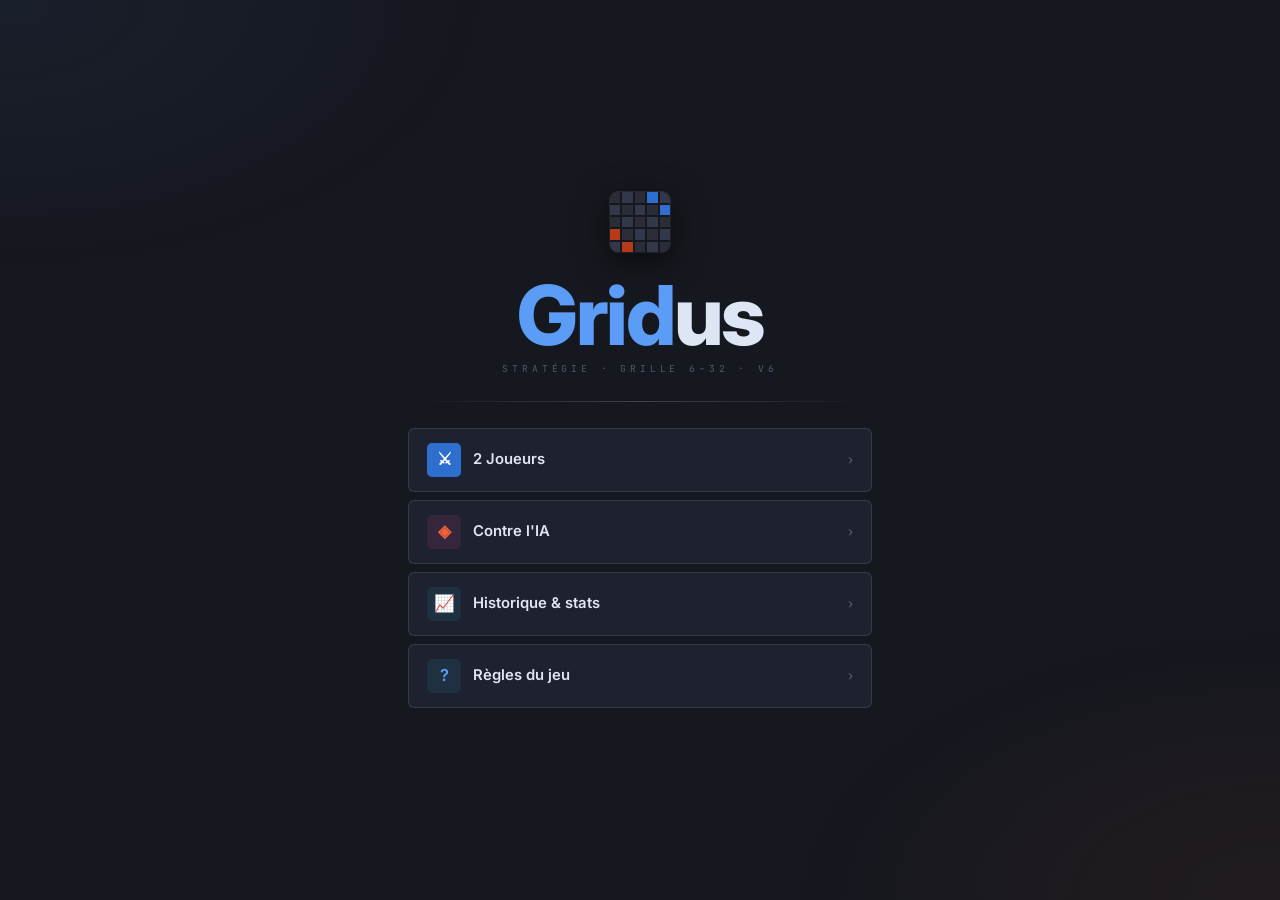
<file: index_old.html>
<!DOCTYPE html>
<html lang="fr" data-bs-theme="dark">
<head>
<meta charset="UTF-8">
<meta name="viewport" content="width=device-width, initial-scale=1.0">
<title>GRIDUS</title>
<link href="https://cdn.jsdelivr.net/npm/bootstrap@5.3.0/dist/css/bootstrap.min.css" rel="stylesheet">
<link href="https://fonts.googleapis.com/css2?family=Inter:wght@400;500;600;700;800&family=JetBrains+Mono:wght@400;500;600&display=swap" rel="stylesheet">
<style>
:root {
  /* ─ background layers */
  --bg:   #16181f;
  --bg2:  #1e2130;
  --bg3:  #252840;
  --bg4:  #2c3050;
  --surface: #11131a;

  /* ─ player 1 — electric blue */
  --p1:      #5b9cf6;
  --p1-d:    #2d6ecf;
  --p1-dim:  rgba(91,156,246,.14);
  --p1-bdr:  rgba(91,156,246,.5);

  /* ─ player 2 — red-orange */
  --p2:      #f0633a;
  --p2-d:    #b8391a;
  --p2-dim:  rgba(240,99,58,.14);
  --p2-bdr:  rgba(240,99,58,.5);

  /* ─ grid neutrals */
  --sq-a:   #2a2d38;   /* dark square  */
  --sq-b:   #33374a;   /* light square */

  /* ─ accents */
  --gold:   #e8b84b;
  --good:   #4caf7d;
  --danger: #e85555;

  /* ─ text */
  --txt:    #dde6f5;
  --txt-2:  #8f9fc0;
  --txt-3:  #505870;

  /* ─ borders */
  --bdr:    rgba(255,255,255,.06);
  --bdr-md: rgba(255,255,255,.11);
  --bdr-hi: rgba(255,255,255,.18);

  --r: 6px;
  --shadow: 0 4px 20px rgba(0,0,0,.55);
}

*,*::before,*::after{box-sizing:border-box;margin:0;padding:0}

html{font-size:16.5px}

body {
  font-family:'Inter',sans-serif;
  background:var(--bg);
  color:var(--txt);
  font-size:16.5px;
  line-height:1.25;
  height:100vh;
  overflow:hidden;
}

/* ─── BACKGROUND ─────────────────────────────── */
.bg-noise {
  position:fixed;inset:0;z-index:0;pointer-events:none;
  background:
    radial-gradient(ellipse 70% 55% at 0% 0%,  rgba(91,156,246,.06) 0%,transparent 55%),
    radial-gradient(ellipse 70% 55% at 100% 100%, rgba(240,99,58,.06) 0%,transparent 55%);
}

/* ─── SCREENS ─────────────────────────────────── */
.screen{
  display:none;position:relative;z-index:10;
  height:100vh;flex-direction:column;
  align-items:center;justify-content:center;
}
.screen.active{display:flex}

/* ═══════════════════════════════════════════════
   MENU
═══════════════════════════════════════════════ */
.menu-wrap{
  display:flex;flex-direction:column;align-items:center;
  text-align:center;width:100%;max-width:400px;padding:0 28px;
}

/* mini grid logo */
.logo-grid{
  display:grid;grid-template-columns:repeat(5,1fr);
  width:60px;height:60px;gap:2px;margin-bottom:22px;
  border-radius:8px;overflow:hidden;
  box-shadow:0 8px 32px rgba(0,0,0,.6), 0 0 0 1px var(--bdr-md);
}
.logo-grid .c{display:block}
.logo-grid .ca{background:var(--sq-a)}
.logo-grid .cb{background:var(--sq-b)}
.logo-grid .cp1{background:var(--p1-d)}
.logo-grid .cp2{background:var(--p2-d)}

.logo-name{
  font-size:clamp(2.6rem,9vw,5rem);
  font-weight:800;
  letter-spacing:-.03em;
  line-height:1;
  color:var(--txt);
}
.logo-name em{font-style:normal;color:var(--p1)}

.logo-tag{
  font-family:'JetBrains Mono',monospace;
  font-size:.58rem;letter-spacing:.4em;
  color:var(--txt-3);text-transform:uppercase;
  margin-top:6px;
}

.divider{
  width:100%;height:1px;
  margin:26px 0;
  background:linear-gradient(90deg,transparent,var(--bdr-hi),transparent);
}

.menu-btns{display:flex;flex-direction:column;gap:8px;width:100%}

/* ─ main buttons */
.mbtn{
  display:flex;align-items:center;gap:12px;
  padding:14px 18px;width:100%;
  background:var(--bg2);border:1px solid var(--bdr-md);
  border-radius:var(--r);cursor:pointer;
  font-family:'Inter',sans-serif;font-size:.9rem;font-weight:600;
  color:var(--txt);
  transition:background .15s,border-color .15s,transform .1s,box-shadow .15s;
  text-align:left;
}
.mbtn .ico{
  width:34px;height:34px;border-radius:5px;
  display:flex;align-items:center;justify-content:center;
  font-size:1rem;flex-shrink:0;
}
.mbtn .lbl{flex:1}
.mbtn .arr{color:var(--txt-3);font-size:.75rem;transition:transform .15s,color .15s}
.mbtn:hover{background:var(--bg3);border-color:var(--p1);box-shadow:0 0 0 3px rgba(91,156,246,.1);transform:translateY(-1px)}
.mbtn:hover .arr{transform:translateX(4px);color:var(--p1)}
.mbtn:active{transform:translateY(0)}
.mbtn.primary .ico{background:var(--p1-d);color:#fff}
.mbtn.vs .ico{background:#35263e;color:var(--p2)}
.mbtn.info .ico{background:#1f3040;color:var(--p1)}

/* ═══════════════════════════════════════════════
   SCREEN CARDS
═══════════════════════════════════════════════ */
.card-wrap{
  background:var(--bg2);border:1px solid var(--bdr-md);
  border-radius:12px;padding:32px 28px;
  max-width:510px;width:calc(100% - 40px);
  box-shadow:var(--shadow);
}
/* garde les vars si on combine avec .card Bootstrap */
.card-wrap.card{background:var(--bg2);border-color:var(--bdr-md)}
.card-title{
  font-size:clamp(1.4rem,3vw,1.9rem);font-weight:800;
  letter-spacing:-.02em;color:var(--txt);margin-bottom:3px;
}
.card-sub{
  font-family:'JetBrains Mono',monospace;font-size:.58rem;
  letter-spacing:.28em;color:var(--txt-3);text-transform:uppercase;
  margin-bottom:24px;
}

/* difficulty cards */
.diff-grid{display:grid;grid-template-columns:repeat(3,1fr);gap:10px;margin-bottom:20px}
.diff-card{
  background:var(--bg3);border:1px solid var(--bdr-md);border-radius:8px;
  padding:16px 8px;cursor:pointer;text-align:center;
  transition:border-color .15s,background .15s,transform .12s,box-shadow .15s;
}
.diff-card:hover{border-color:var(--p1);background:var(--bg4);transform:translateY(-2px);box-shadow:0 4px 16px rgba(91,156,246,.12)}
.diff-card .dk{font-size:1.6rem;margin-bottom:8px}
.diff-card .dl{font-family:'JetBrains Mono',monospace;font-size:.55rem;color:var(--p1);letter-spacing:.1em;text-transform:uppercase}
.diff-card .dd{font-size:.72rem;color:var(--txt-2);margin-top:3px}

.back{
  font-family:'JetBrains Mono',monospace;font-size:.6rem;
  color:var(--txt-3);letter-spacing:.15em;cursor:pointer;
  display:inline-flex;align-items:center;gap:6px;text-transform:uppercase;
  transition:color .15s;
}
.back::before{content:'←'}
.back:hover{color:var(--p1)}

/* rules */
.rules-list{list-style:none;display:flex;flex-direction:column;gap:6px;margin-bottom:18px}
.rules-list li{
  font-size:.84rem;line-height:1.5;padding:9px 12px;
  background:var(--bg3);border-radius:4px;
  border-left:3px solid var(--p1);color:var(--txt);
}
.rules-list li .tag{color:var(--p1);font-weight:700;margin-right:4px}
.rules-list li .cost{color:var(--gold);font-family:'JetBrains Mono',monospace;font-size:.78rem}
.rules-note{
  font-size:.78rem;color:var(--txt-2);
  border-top:1px solid var(--bdr);padding-top:12px;line-height:1.8;
}
.rules-note strong{color:var(--gold)}

/* ═══════════════════════════════════════════════
   GAME
═══════════════════════════════════════════════ */
#game{justify-content:flex-start;padding:0;align-items:stretch}

/* ── HUD bar */
.hud{
  width:100%;display:flex;align-items:stretch;
  background:var(--bg2);border-bottom:1px solid var(--bdr-md);
  flex-shrink:0;position:relative;z-index:20;
}
.hud::after{
  content:'';position:absolute;bottom:-1px;left:0;right:0;height:2px;
  background:linear-gradient(90deg,var(--p1),transparent 35%,transparent 65%,var(--p2));
  opacity:.45;
}

/* HUD multi-joueurs (jusqu'à 4) */
#hudStrip{display:flex;flex-wrap:wrap;align-items:stretch;flex:1;gap:0}
.hud-chip{
  flex:1 1 22%;min-width:100px;display:flex;flex-direction:column;justify-content:center;
  padding:8px 10px;gap:4px;position:relative;border-right:1px solid var(--bdr);
  text-align:left;
}
.hud-chip:last-child{border-right:none}
.hud-chip .hud-bar{width:100%;max-width:140px}
.hud-chip .hud-row{flex-direction:row}
.hud-chip.p-right{text-align:right;align-items:flex-end}
.hud-chip.p-right .hud-row{flex-direction:row-reverse}
.hud-chip::before{
  content:'';position:absolute;left:0;top:0;bottom:0;width:3px;
  background:var(--chip);box-shadow:0 0 8px var(--chip);
  opacity:.35;
}
.hud-chip.active-turn::before{opacity:1}
.hud-chip.active-turn{
  filter:brightness(1.25) saturate(1.18);
}
.hud-side{display:none}
.hud-name{
  font-family:'JetBrains Mono',monospace;
  font-size:.55rem;
  letter-spacing:.12em;color:var(--txt-3);text-transform:uppercase;
}
.hud-pts{
  font-size:clamp(.85rem,1.8vw,1.15rem);
  font-weight:800;letter-spacing:-.02em;line-height:1;
  color:var(--chip);
}
.hud-row{display:flex;align-items:center;gap:8px}
.hud-bar{
  width:clamp(50px,7vw,120px);height:3px;
  background:rgba(255,255,255,.06);border-radius:2px;overflow:hidden;
}
.hud-bar-fill{height:100%;border-radius:2px;transition:width .35s ease;background:var(--chip)}
.hud-res{font-family:'JetBrains Mono',monospace;font-size:.55rem;color:var(--gold)}
.hud-stars{display:flex;gap:3px;align-items:center}
.hud-stars .star{
  font-size:.62rem;
  line-height:1;
  color:rgba(255,255,255,.18);
  transform:translateY(1px);
}
.hud-stars .star.on{
  color:var(--c);
  text-shadow:0 0 10px color-mix(in srgb,var(--c) 55%, transparent);
  animation:starPulse .9s ease-in-out infinite;
}

.hud-center{
  display:flex;flex-direction:column;align-items:center;
  justify-content:center;padding:8px 12px;min-width:72px;gap:3px;
  flex:0 0 auto;border-left:1px solid var(--bdr);border-right:1px solid var(--bdr);
}
.hud-turn{
  font-family:'JetBrains Mono',monospace;
  font-size:.62rem;
  color:var(--gold);letter-spacing:.1em;
}
.hud-who{font-size:.65rem;font-weight:700;color:var(--txt-2);letter-spacing:.03em;text-align:center;max-width:8rem}
.hud-actions{font-size:.58rem;color:var(--txt-3);font-family:'JetBrains Mono',monospace}
.hud-dot{
  width:7px;height:7px;border-radius:50%;
  animation:dotPulse 1.8s ease-in-out infinite;
}
@keyframes dotPulse{0%,100%{transform:scale(1);opacity:.8}50%{transform:scale(1.45);opacity:1}}

/* ── GRID */
.grid-wrap{
  flex:1;width:100%;overflow:hidden;
  cursor:grab;touch-action:none;position:relative;
  background:var(--surface);
}
.grid-wrap:active{cursor:grabbing}
#gridPan{width:100%;transform-origin:top left;will-change:transform}

/* colonnes = CONFIG.gridSize (défini en JS dans render()) */
.grid{
  display:grid;
  grid-template-columns:repeat(12,1fr); /* fallback avant 1er render */
  gap:1px;width:100%;aspect-ratio:1;
  padding:1px;background:rgba(0,0,0,.5);
}

.tile{
  aspect-ratio:1;cursor:pointer;
  display:flex;align-items:center;justify-content:center;
  font-size:clamp(.7rem,1.2vw,1.5rem);
  transition:filter .12s,box-shadow .12s;
  position:relative;overflow:hidden;
  user-select:none;
  border-radius:6px;
  border:2px solid transparent;
}
.tile.sq-a{background:var(--sq-a)}
.tile.sq-b{background:var(--sq-b)}
.tile:hover{filter:brightness(1.18)}

/* Couleurs tuiles joueurs : --pc par joueur (injecté JS #dynamicColors) */
.tile.p1,.tile.p2,.tile.p3,.tile.p4{--pc:var(--p1)}
.tile.p2{--pc:var(--p2)}
.tile.p3{--pc:var(--p3)}
.tile.p4{--pc:var(--p4)}
.tile.p1,.tile.p2,.tile.p3,.tile.p4{
  background:linear-gradient(145deg,color-mix(in srgb,var(--pc) 88%,#000),color-mix(in srgb,var(--pc) 52%,#2a2a3a))!important;
  box-shadow:inset 0 0 0 1.5px color-mix(in srgb,var(--pc) 75%,transparent),0 0 8px color-mix(in srgb,var(--pc) 35%,transparent);
  border:2px solid color-mix(in srgb,var(--pc) 65%,transparent)!important;
}

.tile.citadel{
  animation:cPulse 2.8s ease-in-out infinite;
  border-style:dashed!important;
  box-shadow:inset 0 0 0 2.5px var(--pc),0 0 18px color-mix(in srgb,var(--pc) 45%,transparent)!important;
  border-color:color-mix(in srgb,var(--pc) 80%,#fff)!important;
}
@keyframes cPulse{0%,100%{transform:scale(1)}50%{transform:scale(1.07)}}

/* playable / attackable highlights */
.tile.playable{
  cursor:crosshair;
  box-shadow:inset 0 0 0 2px rgba(232,184,75,.9) !important;
  animation:playBlink .85s ease-in-out infinite;
  border:2px solid rgba(232,184,75,.8);
}
.tile.playable::after{content:'';position:absolute;inset:0;background:rgba(232,184,75,.1)}
@keyframes playBlink{0%,100%{filter:brightness(1.05)}50%{filter:brightness(1.25)}}

.tile.attackable{
  cursor:crosshair;
  box-shadow:inset 0 0 0 2px rgba(232,85,85,.9) !important;
  animation:atkBlink .65s ease-in-out infinite;
  border:2px dashed rgba(232,85,85,.9);
}
.tile.attackable::after{content:'';position:absolute;inset:0;background:rgba(232,85,85,.12)}
@keyframes atkBlink{0%,100%{filter:brightness(1)}50%{filter:brightness(1.2)}}

/* tile spawn animation */
@keyframes tSpawn{
  0%  {transform:scale(.2) rotate(-12deg);opacity:0}
  70% {transform:scale(1.1) rotate(2deg)}
  100%{transform:scale(1) rotate(0);opacity:1}
}
.tile.just-placed{animation:tSpawn .3s cubic-bezier(.34,1.56,.64,1) forwards}

/* tile icons */
.tile-ico{
  position:relative;z-index:1;
  font-size:clamp(2.3rem,3.85vw,4.7rem);
  line-height:1;pointer-events:none;
  filter:drop-shadow(0 1px 2px rgba(0,0,0,.6));
}

/* ── ACTION BAR (DYNAMIC ISLAND) */
.action-bar{
  width:auto;display:flex;align-items:center;gap:0;padding:0;
  background:transparent;border:none;
  flex-shrink:0;position:absolute;bottom:20px;left:50%;transform:translateX(-50%);z-index:20;
}

/* island container */
.action-bar::before{
  content:'';position:absolute;inset:-8px;
  background:var(--bg2);border:1px solid var(--bdr-md);
  border-radius:50px;z-index:-1;
  box-shadow:0 12px 40px rgba(0,0,0,.7);
}

.abtn{
  display:flex;align-items:center;justify-content:center;gap:6px;
  padding:10px 14px;border-radius:0;cursor:pointer;
  font-family:'Inter',sans-serif;font-size:.75rem;font-weight:600;
  background:transparent;border:none;color:var(--txt);
  transition:color .15s,background .15s;
  position:relative;z-index:1;
}

.abtn:first-child{border-radius:50px 0 0 50px;padding-left:18px}
.abtn:last-child{border-radius:0 50px 50px 0;padding-right:18px}

.abtn:not(.sq):hover{
  background:rgba(91,156,246,.15);color:var(--p1);
}

.abtn.sq{
  flex:0 0 auto;padding:12px 12px;font-size:1rem;
  border-radius:50%;background:rgba(91,156,246,.2);
  border:1px solid rgba(91,156,246,.4);
  margin:0 4px;
  transition:background .15s,border-color .15s,transform .15s;
}

.abtn.sq:hover{
  background:var(--p1);border-color:var(--p1);
  color:#fff;transform:scale(1.1);
}

.abtn.sq.primary{
  background:var(--p1-d);border-color:var(--p1);
  color:#fff;font-weight:700;
}

.abtn.sq.primary:hover{
  background:var(--p1);transform:scale(1.15);
  box-shadow:0 0 16px rgba(91,156,246,.4);
}

/* ═══════════════════════════════════════════════
   RADIAL MENU  ← fixed version
═══════════════════════════════════════════════ */
#radialMenu{
  display:none;
  position:fixed;
  left:0;top:0;          /* ← critical: anchor at viewport origin */
  width:0;height:0;
  z-index:900;
  pointer-events:none;
  --radP: var(--p1);
}
#radialMenu.open{display:block;pointer-events:all}

.rad-overlay{
  position:fixed;inset:0;z-index:-1;
  background:rgba(16,18,26,.6);
  backdrop-filter:blur(5px);
}

.rad-btn{
  position:absolute;
  width:clamp(60px,5.8vw,82px);
  height:clamp(70px,7vw,95px);
  border-radius:10px;
  background:var(--bg3);
  border:1.5px solid var(--bdr-hi);
  display:flex;flex-direction:column;align-items:center;justify-content:center;gap:2px;
  cursor:pointer;
  /* centre on the computed point via transform only – no negative margins */
  transform:translate(-50%,-50%) scale(1);
  font-size:clamp(1.6rem,2.2vw,2rem);
  box-shadow:0 8px 28px rgba(0,0,0,.65);
  transition:background .14s,border-color .14s,box-shadow .14s;
  animation:radPop .2s cubic-bezier(.34,1.56,.64,1) both;
  opacity:0;
  z-index:2;
}
@keyframes radPop{
  0%  {opacity:0;transform:translate(-50%,-50%) scale(.15)}
  100%{opacity:1;transform:translate(-50%,-50%) scale(1)}
}
.rad-btn:not(.cant):hover{
  background:color-mix(in srgb,var(--radP) 28%, var(--bg3));
  border-color:var(--radP);
  box-shadow:0 8px 28px rgba(0,0,0,.55),0 0 0 3px color-mix(in srgb,var(--radP) 30%, transparent);
  transform:translate(-50%,-50%) scale(1.08) !important;
}
.rad-btn.cant{opacity:.22;cursor:not-allowed;pointer-events:none}

.rad-lbl{
  font-family:'Inter',sans-serif;
  font-size:.48rem;color:var(--txt);line-height:1;
  letter-spacing:.02em;font-weight:600;
}
.rad-btn:not(.cant):hover .rad-lbl{color:#fff}

.rad-center{
  position:absolute;
  width:28px;height:28px;border-radius:50%;
  background:var(--bg2);border:1px solid var(--bdr-hi);
  display:flex;align-items:center;justify-content:center;
  cursor:pointer;
  transform:translate(-50%,-50%);
  color:var(--txt-3);font-size:.85rem;
  transition:.15s;z-index:1;
}
.rad-center{z-index:5;}
.rad-center:hover{border-color:var(--danger);color:var(--danger)}

/* ═══════════════════════════════════════════════
   MODAL
═══════════════════════════════════════════════ */
.modal-content{
  background:var(--bg2) !important;
  border:1px solid var(--bdr-hi) !important;
  box-shadow:0 24px 64px rgba(0,0,0,.7) !important;
  border-radius:10px !important;
  font-family:'Inter',sans-serif;
}
.modal-header{
  background:var(--bg3) !important;
  border-bottom:1px solid var(--bdr) !important;
  padding:14px 20px !important;
}
.modal-title-text{
  font-size:.95rem;font-weight:800;
  letter-spacing:-.01em;color:var(--txt);
}
.modal-body{padding:18px 20px !important;color:var(--txt)}
.btn-close-white{filter:invert(1) opacity(.4)}
.btn-close-white:hover{filter:invert(1) opacity(.9)}

.atk-preview{
  background:var(--bg3);border:1px solid rgba(240,99,58,.2);
  border-radius:8px;padding:14px;margin-bottom:14px;
  display:flex;align-items:center;gap:14px;
}
.atk-preview .a-ico{font-size:7rem}
.atk-preview .a-info{
  font-family:'JetBrains Mono',monospace;font-size:.68rem;
  color:var(--txt-2);line-height:1.75;
}
.atk-preview .a-info strong{
  display:block;font-family:'Inter',sans-serif;
  font-size:.9rem;font-weight:700;color:var(--txt);margin-bottom:3px;
}

.btn-atk{
  width:100%;background:transparent;
  border:1.5px solid var(--p2);color:var(--p2);
  font-family:'Inter',sans-serif;font-weight:700;font-size:.88rem;
  padding:12px;border-radius:var(--r);cursor:pointer;
  transition:.2s;
}
.btn-atk:hover:not(:disabled){
  background:var(--p2);color:#fff;
  box-shadow:0 4px 16px rgba(240,99,58,.3);
}
.btn-atk:disabled{opacity:.2;cursor:not-allowed}

/* ═══════════════════════════════════════════════
   WIN OVERLAY
═══════════════════════════════════════════════ */
.win-overlay{
  position:fixed;inset:0;z-index:950;
  display:none;align-items:center;justify-content:center;flex-direction:column;
  background:rgba(16,18,26,.92);backdrop-filter:blur(14px);
}
.win-overlay.active{display:flex}

.win-badge{
  background:var(--bg2);border:1px solid var(--bdr-hi);
  border-radius:16px;padding:48px 60px;text-align:center;
  box-shadow:0 32px 80px rgba(0,0,0,.7);
  display:flex;flex-direction:column;align-items:center;gap:12px;
  animation:wSlide .5s cubic-bezier(.22,1,.36,1) forwards;
}
@keyframes wSlide{
  0%{transform:translateY(36px);opacity:0}
  100%{transform:translateY(0);opacity:1}
}
.win-icon{
  font-size:3.2rem;
  animation:wIcon .65s .25s cubic-bezier(.34,1.56,.64,1) both;
}
@keyframes wIcon{
  0%{transform:scale(0) rotate(-25deg);opacity:0}
  100%{transform:scale(1) rotate(0);opacity:1}
}
.win-title{
  font-size:clamp(1.8rem,7vw,3.2rem);
  font-weight:800;letter-spacing:-.03em;
}
.win-title.p1{color:var(--p1)}
.win-title.p2{color:var(--p2)}
.win-sub{
  font-family:'JetBrains Mono',monospace;font-size:.62rem;
  color:var(--txt-3);letter-spacing:.3em;text-transform:uppercase;
}
#particleCanvas{position:fixed;inset:0;width:100%;height:100%;pointer-events:none;z-index:-1}

/* ─ util */
.mt3{margin-top:14px!important}

/* ══ TINTS UNITÉS (couleur joueur = --pc) ══════════════════════════════ */
.tile.t-outpost{background:linear-gradient(145deg,color-mix(in srgb,var(--pc) 95%,#fff),color-mix(in srgb,var(--pc) 60%,#ccc))!important}
.tile.t-bastion{background:linear-gradient(145deg,color-mix(in srgb,var(--pc) 55%,#000),color-mix(in srgb,var(--pc) 70%,#1e293b))!important}
.tile.t-fortress{background:linear-gradient(145deg,color-mix(in srgb,var(--pc) 35%,#000),color-mix(in srgb,var(--pc) 50%,#0f172a))!important}
.tile.t-reserve{background:linear-gradient(145deg,color-mix(in srgb,var(--pc) 45%,#0369a1),color-mix(in srgb,var(--pc) 65%,#38bdf8))!important}
.tile.t-armory{background:linear-gradient(145deg,color-mix(in srgb,var(--pc) 40%,#334155),color-mix(in srgb,var(--pc) 55%,#64748b))!important}

/* ══ ACTION BAR BUTTONS ══════════════════════════ */
.abtn-eco{
  padding:10px 30px;font-size:.82rem;font-weight:700;letter-spacing:.01em;
  background:rgba(91,156,246,.18);color:var(--p1);
  border-left:1px solid var(--bdr-hi);border-right:1px solid var(--bdr-hi);
  white-space:nowrap;
}
.abtn-eco:hover{background:var(--p1-d);color:#fff;}

/* ══ ATTACK RADIAL ══════════════════════════════ */
.rad-btn.atk{border-color:rgba(240,99,58,.5) !important;background:rgba(40,15,10,.85);}
.rad-btn.atk:not(.cant):hover{
  background:rgba(184,57,26,.9);border-color:var(--p2)!important;
  box-shadow:0 8px 28px rgba(0,0,0,.55),0 0 0 3px rgba(240,99,58,.25);
  transform:translate(-50%,-50%) scale(1.12) !important;
}
.rad-btn.atk:not(.cant):hover .rad-lbl,.rad-btn.atk:not(.cant):hover .rad-cost{color:#fff;}
.rad-center.atk{
  width:62px;height:62px;border-radius:50%;
  background:rgba(60,10,10,.8);border-color:rgba(240,99,58,.7);
  color:var(--p2);font-size:.6rem;font-weight:700;
  text-align:center;line-height:1.25;
}
.rad-cost{
  font-family:'JetBrains Mono',monospace;
  font-size:.52rem;color:var(--txt-2);display:block;
}

/* ══ STATS MODAL ═════════════════════════════════ */
.stat-grid{display:grid;grid-template-columns:1fr auto;gap:5px 12px;font-size:.82rem}
.stat-key{color:var(--txt-2)}
.stat-val{text-align:right;font-family:'JetBrains Mono',monospace;font-weight:600;color:var(--txt)}
.stat-winner{
  margin-top:12px;padding:10px 14px;
  background:var(--bg3);border:1px solid var(--bdr-hi);border-radius:6px;
  text-align:center;font-size:.84rem;
}

/* stats : camembert + chances (étoiles/diamants) */
.stat-pie{
  width:150px;height:150px;border-radius:50%;
  background:conic-gradient(from 90deg, var(--c1) 0 var(--a1), var(--c2) var(--a1) 100%);
  position:relative; display:flex;align-items:center;justify-content:center;
  border:1px solid var(--bdr-hi);
  box-shadow:0 12px 38px rgba(0,0,0,.45);
}
.stat-pie::after{
  content:''; position:absolute;
  width:64%;height:64%; border-radius:50%;
  background:rgba(17,19,26,.78);
  border:1px solid rgba(255,255,255,.08);
}
.stat-pie .stat-pie-inner{
  position:relative; z-index:2;
  text-align:center;
  font-family:'JetBrains Mono',monospace;
  font-weight:900;
  letter-spacing:.04em;
  font-size:.78rem;
  color:var(--txt);
}
.win-stars{display:flex;gap:4px;align-items:center;justify-content:flex-end}
.win-stars .star{
  font-size:1.05rem;
  line-height:1;
  color:rgba(255,255,255,.18);
  transform:translateY(1px);
}
.win-stars .star.on{
  color:var(--c);
  text-shadow:0 0 10px color-mix(in srgb,var(--c) 55%, transparent);
  animation:starPulse .9s ease-in-out infinite;
}
@keyframes starPulse{
  0%,100%{filter:brightness(1);transform:translateY(1px) scale(1)}
  50%{filter:brightness(1.35);transform:translateY(0px) scale(1.08)}
}

/* config IA : multiplicateurs + range (évite 2e bloc <style>) */
.multiplier-btn{
  padding:10px;background:var(--bg3);border:1px solid var(--bdr);border-radius:5px;
  color:var(--txt);cursor:pointer;font-weight:600;font-family:'JetBrains Mono',monospace;font-size:.85rem;
  transition:background .15s,border-color .15s,color .15s;
}
.multiplier-btn:hover{background:var(--bg4);border-color:var(--p1);color:var(--p1)}
.multiplier-btn.active{background:var(--p1);border-color:var(--p1);color:#fff}
input[type="range"]{cursor:pointer;accent-color:var(--p1)}
input[type="range"]::-webkit-slider-thumb{-webkit-appearance:none;appearance:none;width:16px;height:16px;border-radius:50%;background:var(--p1);cursor:pointer;border:none}
input[type="range"]::-moz-range-thumb{width:16px;height:16px;border-radius:50%;background:var(--p1);cursor:pointer;border:none}

/* écran menu : carte Bootstrap + thème perso */
.screen-card{max-width:520px}

/* -------- setup : plus compact + actions toujours cliquables -------- */
#setup .card-wrap{
  max-height:88vh;
  overflow:auto;
  display:flex;
  flex-direction:column;
  padding:26px 22px;
}
#setup .setup-actions{
  position:sticky;
  bottom:0;
  z-index:50;
  margin-top:auto;
  background:rgba(30,33,48,.92);
  backdrop-filter:blur(10px);
  border-top:1px solid var(--bdr-md);
  padding:14px 0 18px;
}
#setup .setup-actions .btn{
  padding:.6rem .9rem;
  font-weight:700;
}

/* -------- tour banner (milieu de l'écran) -------- */
#turnBanner{
  position:fixed;
  left:50%;
  top:50%;
  transform:translate(-50%,-50%);
  z-index:1200;
  pointer-events:none;
  opacity:0;
  transition:opacity .18s ease;
  display:flex;
  align-items:center;
  justify-content:center;
  padding:14px 22px;
  border-radius:16px;
  background:rgba(17,19,26,.68);
  border:1px solid rgba(255,255,255,.16);
  backdrop-filter:blur(14px);
  font-family:'JetBrains Mono',monospace;
  font-weight:800;
  letter-spacing:.02em;
  color:var(--gold);
  text-align:center;
}
#turnBanner.show{
  opacity:1;
  animation:turnBannerPop .7s cubic-bezier(.2,1,.3,1) both;
}
#turnBanner.hide{
  opacity:0;
  animation:turnBannerFadeOut .35s ease both;
}
@keyframes turnBannerPop{
  0%{ transform:translate(-50%,-50%) scale(.92); filter:brightness(.92); }
  60%{ transform:translate(-50%,-50%) scale(1.08); filter:brightness(1.2); }
  100%{ transform:translate(-50%,-50%) scale(1); }
}
@keyframes turnBannerFadeOut{
  0%{ opacity:1; transform:translate(-50%,-50%) scale(1); filter:brightness(1); }
  100%{ opacity:0; transform:translate(-50%,-50%) scale(.98); filter:brightness(.92); }
}

.hud-center.is-bot-turn .hud-dot{
  filter:brightness(1.35) saturate(1.22);
}
.hud-center.is-human-turn .hud-dot{
  filter:brightness(1.18) saturate(1.06);
}

/* Bot turn indicator (HUD top-left area) */
.bot-turn-hud{
  display:none;
  flex-direction:column;
  align-items:flex-start;
  gap:6px;
}
.bot-turn-text{
  font-family:'JetBrains Mono',monospace;
  font-weight:800;
  letter-spacing:.06em;
  font-size:.62rem;
  color:var(--gold);
  text-transform:uppercase;
}
.bot-turn-time-box{
  padding:6px 10px;
  border-radius:10px;
  background:rgba(17,19,26,.55);
  border:1px solid rgba(255,255,255,.14);
  backdrop-filter:blur(10px);
}
.bot-turn-time{
  font-family:'JetBrains Mono',monospace;
  font-weight:900;
  color:var(--txt);
  font-size:.62rem;
}
.hud-center.is-bot-turn{
  align-items:flex-start;
  justify-content:flex-start;
  padding-top:6px;
}
.hud-center.is-bot-turn .hud-dot,
.hud-center.is-bot-turn .hud-turn,
.hud-center.is-bot-turn .hud-who{
  display:none;
}
.hud-center.is-bot-turn .bot-turn-hud{
  display:flex;
}
</style>
</head>
<body>
<!-- Fichier monopage : écrans .screen (un seul .active), logique jeu en bas du <script> -->
<div class="bg-noise" aria-hidden="true"></div>

<!-- ═══════ MENU ═══════ -->
<div id="mMenu" class="screen active">
  <div class="menu-wrap card bg-transparent border-0 shadow-none screen-card mx-auto">

    <!-- Logo grid -->
    <div class="logo-grid">
      <span class="c ca"></span><span class="c cb"></span><span class="c ca"></span><span class="c cp1"></span><span class="c cb"></span>
      <span class="c cb"></span><span class="c ca"></span><span class="c cb"></span><span class="c ca"></span><span class="c cp1"></span>
      <span class="c ca"></span><span class="c cb"></span><span class="c ca"></span><span class="c cb"></span><span class="c ca"></span>
      <span class="c cp2"></span><span class="c ca"></span><span class="c cb"></span><span class="c ca"></span><span class="c cb"></span>
      <span class="c cb"></span><span class="c cp2"></span><span class="c ca"></span><span class="c cb"></span><span class="c ca"></span>
    </div>

    <div class="logo-name"><em>Grid</em>us</div>
    <div class="logo-tag">Stratégie · grille 6–32 · v6</div>

    <div class="divider"></div>

    <div class="menu-btns">
      <button class="mbtn primary" onclick="openSetup(0)">
        <span class="ico">⚔</span>
        <span class="lbl">2 Joueurs</span>
        <span class="arr">›</span>
      </button>
      <button class="mbtn vs" onclick="openSetup(1)">
        <span class="ico">◈</span>
        <span class="lbl">Contre l'IA</span>
        <span class="arr">›</span>
      </button>
      <button class="mbtn info" onclick="go('history')">
        <span class="ico">📈</span>
        <span class="lbl">Historique & stats</span>
        <span class="arr">›</span>
      </button>
      <button class="mbtn info" onclick="go('rules')">
        <span class="ico">?</span>
        <span class="lbl">Règles du jeu</span>
        <span class="arr">›</span>
      </button>
    </div>
  </div>
</div>

<!-- ═══════ CONFIG PARTIE (2J + IA) ═══════ -->
<div id="setup" class="screen">
  <div class="card-wrap card border-secondary shadow screen-card mx-auto" style="max-width:600px">
    <div class="card-title" id="setupTitle">Partie</div>
    <div class="card-sub" id="setupSub">Réglages</div>

    <div class="mb-4">
      <label class="form-label fw-semibold mb-2 d-block">📐 Taille de la grille</label>
      <div class="d-flex gap-2 align-items-center">
        <input type="range" class="form-range flex-grow-1" id="gridSizeSlider" min="6" max="32" value="8" oninput="CONFIG.gridSize=+this.value;updateConfigDisplay()">
        <span id="gridSizeVal" class="fw-bold font-monospace text-nowrap" style="font-family:'JetBrains Mono',monospace;color:var(--p1);min-width:3.5rem">8×8</span>
      </div>
    </div>

    <div class="mb-4" id="wrapDiffIA">
      <label class="form-label fw-semibold mb-2 d-block">🤖 Difficulté de l'IA</label>
      <div class="d-flex gap-2 align-items-center mb-2">
        <input type="range" class="form-range flex-grow-1" id="diffSlider" min="0" max="1" step="0.1" value="0.5" oninput="CONFIG.botDifficulty=+this.value;updateConfigDisplay()">
        <span id="diffVal" class="fw-bold font-monospace text-nowrap small" style="font-family:'JetBrains Mono',monospace;color:var(--p2);min-width:5.5rem">Normal</span>
      </div>
      <p class="small text-secondary mb-0">L'IA adapte agressivité / éco / rush selon la difficulté et l'estimation de victoire. Quand le curseur est haut, les bots passent en mode 🔥 Enfer.</p>
    </div>

    <div class="mb-4">
      <label class="form-label fw-semibold mb-2 d-block">🤖 Bots aux autres coins (hors J1–J2)</label>
      <select class="form-select form-select-sm bg-dark text-light border-secondary" id="extraBotsSelect" onchange="CONFIG.extraBots=+this.value;updateConfigDisplay()">
        <option value="0">Aucun (partie classique 1v1)</option>
        <option value="1">1 bot (coin sup. gauche)</option>
        <option value="2">2 bots (coins restants)</option>
      </select>
      <p class="small text-secondary mt-1 mb-0">Les bots supplémentaires sont toujours contrôlés par l'IA.</p>
    </div>

    <div class="mb-4 form-check">
      <input type="checkbox" class="form-check-input" id="baseShieldCheck" onchange="CONFIG.baseShield=this.checked;updateConfigDisplay()">
      <label class="form-check-label fw-semibold" for="baseShieldCheck">🛡️ Citadelle de secours — construire une citadelle (+50 pts)</label>
    </div>

    <div class="mb-4">
      <label class="form-label fw-semibold mb-2 d-block">💰 Multiplicateur (revenus tour / économie)</label>
      <div class="row row-cols-2 row-cols-sm-5 g-2">
        <div class="col"><button type="button" class="multiplier-btn w-100" data-mult="0.5" onclick="CONFIG.pointsMultiplier=0.5;updateConfigDisplay()">×0.5</button></div>
        <div class="col"><button type="button" class="multiplier-btn active w-100" data-mult="1" onclick="CONFIG.pointsMultiplier=1;updateConfigDisplay()">×1</button></div>
        <div class="col"><button type="button" class="multiplier-btn w-100" data-mult="2" onclick="CONFIG.pointsMultiplier=2;updateConfigDisplay()">×2</button></div>
        <div class="col"><button type="button" class="multiplier-btn w-100" data-mult="3" onclick="CONFIG.pointsMultiplier=3;updateConfigDisplay()">×3</button></div>
        <div class="col"><button type="button" class="multiplier-btn w-100" data-mult="10" onclick="CONFIG.pointsMultiplier=10;updateConfigDisplay()">×10</button></div>
      </div>
    </div>

    <div class="mb-2">
      <label class="form-label fw-semibold mb-2 d-block">🎨 Couleurs (appliquées en partie)</label>
      <div class="row g-3">
        <div class="col-md-6">
          <div class="small text-secondary mb-1">Joueur 1</div>
          <div class="d-flex gap-2 align-items-center">
            <input type="color" class="form-control form-control-color" id="p1ColorPicker" value="#5b9cf6" title="J1" onchange="CONFIG.p1Color=this.value;updateConfigDisplay()">
            <div id="p1ColorPreview" class="flex-grow-1 rounded border" style="height:40px;background:#5b9cf6;border-color:rgba(91,156,246,.35)!important"></div>
          </div>
        </div>
        <div class="col-md-6">
          <div class="small text-secondary mb-1">Autres joueurs (dérivées)</div>
          <div class="d-flex flex-column gap-1 small font-monospace">
            <div class="d-flex align-items-center gap-2"><span class="text-secondary" style="min-width:1.5rem">2</span><div id="p2ColorPreview" class="flex-grow-1 rounded border" style="height:22px;background:#f0633a"></div></div>
            <div class="d-flex align-items-center gap-2"><span class="text-secondary" style="min-width:1.5rem">3</span><div id="p3ColorPreview" class="flex-grow-1 rounded border" style="height:22px;background:#888"></div></div>
            <div class="d-flex align-items-center gap-2"><span class="text-secondary" style="min-width:1.5rem">4</span><div id="p4ColorPreview" class="flex-grow-1 rounded border" style="height:22px;background:#aaa"></div></div>
          </div>
        </div>
      </div>
    </div>

    <div class="setup-actions d-flex flex-wrap gap-2 align-items-center justify-content-between px-0">
      <button type="button" class="btn btn-outline-secondary" onclick="go('mMenu')">← Retour</button>
      <button type="button" class="btn btn-outline-danger" onclick="go('mMenu')">Annuler</button>
      <button type="button" class="btn btn-primary flex-grow-1" onclick="startGameFromSetup()">⚔ Démarrer</button>
    </div>
  </div>
</div>

<!-- ═══════ HISTORIQUE ═══════ -->
<div id="history" class="screen">
  <div class="card-wrap card border-secondary shadow screen-card mx-auto" style="max-width:640px;max-height:90vh;overflow:auto">
    <div class="card-title">Historique</div>
    <div class="card-sub">Parties & agrégats</div>
    <div id="historyAggregates" class="small mb-3 p-3 rounded bg-dark bg-opacity-50 border border-secondary border-opacity-25"></div>
    <div id="historyList" class="d-flex flex-column gap-2"></div>
    <button type="button" class="btn btn-outline-secondary mt-3 w-100" onclick="go('mMenu')">← Menu</button>
  </div>
</div>

<!-- ═══════ RÈGLES ═══════ -->
<div id="rules" class="screen">
  <div class="card-wrap card border-secondary shadow screen-card mx-auto">
    <div class="card-title">Règles du jeu</div>
    <div class="card-sub">Unités & mécaniques</div>
    <ul class="rules-list">
      <li><span class="tag">△ Avant-poste</span><span class="cost">C:1 R:1</span> — Étend le territoire, bon marché</li>
      <li><span class="tag">◇ Bastion</span><span class="cost">C:3 R:3</span> — Structure défensive solide</li>
      <li><span class="tag">⬡ Forteresse</span><span class="cost">C:5 R:5</span> — Très difficile à détruire</li>
      <li><span class="tag">◆ Réserve</span><span class="cost">C:5 R:1</span> — +1 revenu/tour via Économie</li>
      <li><span class="tag">⚒ Armurerie</span><span class="cost">C:8 R:3</span> — +1 <strong>action</strong> (pose/assaut)</li>
      <li><span class="tag">★ Citadelle</span><span class="cost">R:12</span> — Détruire la <strong>dernière</strong> citadelle = victoire/élimination</li>
    </ul>
    <div class="rules-note">
      Constructions <strong>adjacentes</strong> à votre territoire uniquement.<br>
      Attaquer coûte la <strong>résistance</strong> de la cible.<br>
      <strong>Économie</strong> = (1 pt + revenus Réserves) × multiplicateur — termine le tour.<br>
      <strong>Citadelle de secours</strong> (option) : si activé, vous pouvez construire jusqu'à <strong>2 citadelles</strong> (50 pts). On n'élimine un joueur que lorsqu'il n'a <strong>plus aucune citadelle</strong>.
    </div>
    <div class="back mt3" onclick="go('mMenu')">Menu Principal</div>
  </div>
</div>

<!-- ═══════ GAME ═══════ -->
<div id="game" class="screen">

  <div class="hud" id="hud">
    <div id="hudStrip"></div>
    <div class="hud-center" id="hudCenter">
      <div class="hud-dot" id="hudDot"></div>
      <div class="hud-turn" id="turnInfo">Tour 1</div>
      <div class="hud-who" id="turnPlayer">Joueur 1</div>
      <div class="bot-turn-hud" id="botTurnHud" aria-hidden="true">
        <div class="bot-turn-text" id="botTurnText">Au tour de BOT 1</div>
        <div class="bot-turn-time-box" aria-hidden="true">
          <span class="bot-turn-time" id="botTurnTime">00:00</span>
        </div>
      </div>
      <div id="turnBanner"></div>
      <div class="hud-actions" id="hudActions"></div>
    </div>
  </div>

  <div class="grid-wrap" id="gridWrap">
    <div id="gridPan">
      <div class="grid" id="grid"></div>
    </div>
  </div>

  <div class="action-bar">
    <button class="abtn" onclick="showStats()" title="Statistiques">
      <span>📊</span><span>Stats</span>
    </button>
    <button class="abtn abtn-eco" id="btnEco" onclick="eco()" title="Économie — termine le tour et encaisse (× multiplicateur)">
      <span>◆</span><span id="ecoLabel">Économiser</span>
    </button>
    <button class="abtn" onclick="abandon()" title="Abandonner — l'adversaire remporte la victoire">
      <span>⚑</span><span>Abandonner</span>
    </button>
  </div>
</div>

<!-- RADIAL MENU -->
<div id="radialMenu"></div>

<!-- WIN OVERLAY -->
<div class="win-overlay" id="winOverlay">
  <canvas id="particleCanvas"></canvas>
  <div class="win-badge">
    <div class="win-icon" id="winIcon">★</div>
    <div class="win-title" id="winTitle"></div>
    <div class="win-sub">Citadelle conquise</div>
    <button type="button" class="btn btn-primary btn-lg mt-3 px-4" onclick="go('mMenu');closeWin()">↩ Menu principal</button>
  </div>
</div>

<!-- MODAL -->
<div class="modal fade" id="modal" tabindex="-1">
  <div class="modal-dialog modal-dialog-centered">
    <div class="modal-content">
      <div class="modal-header">
        <span class="modal-title-text" id="mTitle"></span>
        <button type="button" class="btn-close btn-close-white" data-bs-dismiss="modal"></button>
      </div>
      <div class="modal-body" id="mBody"></div>
    </div>
  </div>
</div>

<script src="https://cdn.jsdelivr.net/npm/bootstrap@5.3.0/dist/js/bootstrap.bundle.min.js"></script>
<script>
// ─────────────────────────────────────────────
// GRID WARS — logique (N joueurs, bots, armureries = actions)
// ─────────────────────────────────────────────
const LS_KEY = 'gridwars_history_v1';

const types = {
  outpost : { n:'Avant-poste', c:1,  r:1,  i:'△' },
  bastion : { n:'Bastion',     c:3,  r:3,  i:'◇' },
  fortress: { n:'Forteresse',  c:5,  r:5,  i:'⬡' },
  reserve : { n:'Réserve',     c:5,  r:1,  i:'◆', g:1 },
  armory  : { n:'Armurerie',   c:8,  r:3,  i:'⚒' },
  // "citadelle" est buildable uniquement si l'option "secours" est activée (voir showRadial)
  citadel : { n:'Citadelle',   c:50, r:12, i:'★' }
};

let S = {
  grid: [], players: {}, turnOrder: [1, 2], eliminated: {},
  cur: 1, turn: 1, active: false, actionsRemaining: 1, startTime: 0,
  botMode: 'MIX'
};
let particleInterval = null;
let botClockInterval = null;
let botClockStart = 0;
let turnBannerHideTimeout = null;

let ecoBtnCachedText = null;

let CONFIG = {
  gridSize: 8,
  botDifficulty: 0.5,
  baseShield: false,
  hellMode: false,
  pointsMultiplier: 1,
  p1Color: '#5b9cf6',
  p2Color: '#f0633a',
  p3Color: '#4ade80',
  p4Color: '#c084fc',
  extraBots: 0,
  vsAI: false
};
// extraBots synchronisé avec le <select> au 1er chargement

const sqClass = i => {
  const sz = CONFIG.gridSize;
  const r = Math.floor(i / sz), c = i % sz;
  return ((r + c) % 2 === 0) ? 'sq-a' : 'sq-b';
};

function hexToRgb(hex) {
  const result = /^#?([a-f\d]{2})([a-f\d]{2})([a-f\d]{2})$/i.exec(hex);
  return result ? {
    r: parseInt(result[1], 16),
    g: parseInt(result[2], 16),
    b: parseInt(result[3], 16)
  } : { r: 91, g: 156, b: 246 };
}

function invertColor(hex) {
  const rgb = parseInt(hex.slice(1), 16);
  const r = (rgb >> 16) & 255, g = (rgb >> 8) & 255, b = rgb & 255;
  const inv = ((255 - r) << 16) | ((255 - g) << 8) | (255 - b);
  return '#' + inv.toString(16).padStart(6, '0');
}

function rgbToHsl(r, g, b) {
  r /= 255; g /= 255; b /= 255;
  const max = Math.max(r, g, b), min = Math.min(r, g, b);
  let h, s;
  const l = (max + min) / 2;
  if (max === min) h = s = 0;
  else {
    const d = max - min;
    s = l > 0.5 ? d / (2 - max - min) : d / (max + min);
    switch (max) {
      case r: h = (g - b) / d + (g < b ? 6 : 0); break;
      case g: h = (b - r) / d + 2; break;
      default: h = (r - g) / d + 4;
    }
    h /= 6;
  }
  return { h: h * 360, s, l };
}

function hslToRgb(h, s, l) {
  h = ((h % 360) + 360) % 360 / 360;
  let r, g, b;
  if (s === 0) {
    r = g = b = l;
  } else {
    const hue2rgb = (p, q, t) => {
      if (t < 0) t += 1;
      if (t > 1) t -= 1;
      if (t < 1 / 6) return p + (q - p) * 6 * t;
      if (t < 1 / 2) return q;
      if (t < 2 / 3) return p + (q - p) * (2 / 3 - t) * 6;
      return p;
    };
    const q = l < 0.5 ? l * (1 + s) : l + s - l * s;
    const p = 2 * l - q;
    r = hue2rgb(p, q, h + 1 / 3);
    g = hue2rgb(p, q, h);
    b = hue2rgb(p, q, h - 1 / 3);
  }
  return '#' + [r, g, b].map(x => Math.round(x * 255).toString(16).padStart(2, '0')).join('');
}

function hueShiftHex(hex, deg) {
  const { r, g, b } = hexToRgb(hex);
  const hsl = rgbToHsl(r, g, b);
  return hslToRgb((hsl.h + deg) % 360, hsl.s, hsl.l);
}

function derivePlayerColors() {
  CONFIG.p2Color = invertColor(CONFIG.p1Color);
  CONFIG.p3Color = hueShiftHex(CONFIG.p1Color, 118);
  CONFIG.p4Color = hueShiftHex(CONFIG.p1Color, 232);
}

function go(id) {
  document.querySelectorAll('.screen').forEach(s => s.classList.remove('active'));
  document.getElementById(id).classList.add('active');
  if (id === 'setup') updateConfigDisplay();
  if (id === 'history') renderHistory();
  if (id === 'game') initGame();
}

function openSetup(vsAI) {
  CONFIG.vsAI = !!vsAI;
  const t = document.getElementById('setupTitle');
  const sub = document.getElementById('setupSub');
  const w = document.getElementById('wrapDiffIA');
  if (t) t.textContent = vsAI ? 'Contre l\'IA' : '2 joueurs';
  if (sub) sub.textContent = vsAI ? 'Affrontez le bot' : 'Local (+ bots aux autres coins)';
  if (w) w.style.display = vsAI ? '' : 'none';
  go('setup');
}

function startGameFromSetup() {
  go('game');
}

function updateConfigDisplay() {
  derivePlayerColors();
  const gSl = document.getElementById('gridSizeSlider');
  const dSl = document.getElementById('diffSlider');
  const eSl = document.getElementById('extraBotsSelect');
  if (gSl) gSl.value = CONFIG.gridSize;
  if (dSl) dSl.value = CONFIG.botDifficulty;
  if (eSl) eSl.value = String(CONFIG.extraBots);

  document.getElementById('gridSizeVal').textContent = CONFIG.gridSize + '×' + CONFIG.gridSize;
  const diffLabels = {
    '0.0': 'Très facile', '0.1': 'Très facile +', '0.2': 'Faible', '0.3': 'Faible +', '0.4': 'Modéré −',
    '0.5': 'Normal', '0.6': 'Normal +', '0.7': 'Difficile', '0.8': 'Difficile +', '0.9': 'Très difficile', '1.0': 'Extrême'
  };
  const diffKey = (Math.round(CONFIG.botDifficulty * 10) / 10).toFixed(1);
  const isHell = CONFIG.botDifficulty >= 0.8;
  const diffVal = document.getElementById('diffVal');
  if (diffVal) diffVal.textContent = isHell ? (CONFIG.botDifficulty >= 0.99 ? 'Enfer ++' : 'Enfer') : (diffLabels[diffKey] || 'Normal');
  CONFIG.hellMode = isHell;
  document.getElementById('baseShieldCheck').checked = CONFIG.baseShield;
  document.querySelectorAll('.multiplier-btn').forEach(btn => {
    btn.classList.toggle('active', +btn.dataset.mult === CONFIG.pointsMultiplier);
  });
  document.getElementById('p1ColorPicker').value = CONFIG.p1Color;
  document.getElementById('p1ColorPreview').style.background = CONFIG.p1Color;
  document.getElementById('p2ColorPreview').style.background = CONFIG.p2Color;
  document.getElementById('p3ColorPreview').style.background = CONFIG.p3Color;
  document.getElementById('p4ColorPreview').style.background = CONFIG.p4Color;
}

function playerLabel(id) {
  if (id === 1) return 'J1';
  if (id === 2 && !CONFIG.vsAI) return 'J2';
  // Bots nommés BOT 1, BOT 2, BOT 3...
  const bots = (S.turnOrder || []).filter(pid => isBot(pid));
  const idx = bots.indexOf(id);
  return idx >= 0 ? ('BOT ' + (idx + 1)) : 'BOT';
}

function isBot(id) {
  if (id >= 3) return true;
  if (id === 2) return CONFIG.vsAI;
  return false;
}

function isHuman(id) {
  if (id === 1) return true;
  if (id === 2) return !CONFIG.vsAI;
  return false;
}

function countCitadels(pid) {
  let n = 0;
  for (const t of S.grid) {
    if (t && t.o === pid && t.t === 'citadel') n++;
  }
  return n;
}

function getHumanTypeCounts() {
  const counts = { outpost: 0, bastion: 0, fortress: 0, reserve: 0, armory: 0, citadel: 0 };
  const humans = (S.turnOrder || []).filter(isHuman);
  const humanSet = new Set(humans);
  S.grid.forEach(t => {
    if (!t || !t.o || !humanSet.has(t.o)) return;
    if (t.t in counts) counts[t.t]++;
  });
  return counts;
}

function getBotIndex(pid) {
  const bots = (S.turnOrder || []).filter(x => isBot(x));
  const idx = bots.indexOf(pid);
  return idx >= 0 ? (idx + 1) : 1;
}

function updateTurnBanner() {
  const b = document.getElementById('turnBanner');
  if (!b) return;

  const humanIds = (S.turnOrder || []).filter(x => isHuman(x));
  const botText = document.getElementById('botTurnText');

  const stopBotClock = () => {
    if (botClockInterval) clearInterval(botClockInterval);
    botClockInterval = null;
  };

  const formatClock = (secs) => {
    const mm = String(Math.floor(secs / 60)).padStart(2, '0');
    const ss = String(secs % 60).padStart(2, '0');
    return mm + ':' + ss;
  };

  if (isHuman(S.cur)) {
    // 2 joueurs humains => "Au tour de J1/J2"
    let msg = '';
    if (humanIds.length === 2) msg = 'Au tour de ' + (S.cur === 1 ? 'J1' : 'J2');
    else msg = "C'est ton tour !";

    stopBotClock();
    const t = document.getElementById('botTurnTime');
    if (t) t.textContent = '00:00';

    b.textContent = msg;
    b.style.color = 'var(--p' + S.cur + ')';
    b.classList.remove('hide');
    b.classList.remove('show');
    void b.offsetWidth; // relance animation CSS
    b.classList.add('show');

    if (turnBannerHideTimeout) clearTimeout(turnBannerHideTimeout);
    turnBannerHideTimeout = setTimeout(() => {
      b.classList.remove('show');
      b.classList.add('hide');
      setTimeout(() => b.classList.remove('hide'), 420);
    }, 2000);
  } else {
    // Tours bots : pas de popup centré, on affiche le HUD en haut
    if (turnBannerHideTimeout) clearTimeout(turnBannerHideTimeout);
    b.classList.remove('show');
    b.classList.remove('hide');

    if (botText) botText.textContent = 'Au tour de BOT ' + getBotIndex(S.cur);

    // clock discret (mm:ss) pour le bot courant
    const tick = () => {
      const t = document.getElementById('botTurnTime');
      if (!t) return;
      const secs = Math.floor((Date.now() - botClockStart) / 1000);
      t.textContent = formatClock(secs);
    };

    stopBotClock();
    botClockStart = Date.now();
    tick();
    botClockInterval = setInterval(tick, 250);
  }
}

function getNextPlayerId(from) {
  const order = S.turnOrder;
  const i = order.indexOf(from);
  for (let k = 1; k <= order.length + 2; k++) {
    const n = order[(i + k) % order.length];
    if (!S.eliminated[n]) return n;
  }
  return from;
}

function eliminatePlayer(pid, keepIdx = -1) {
  S.eliminated[pid] = true;
  S.grid.forEach((cell, idx) => {
    if (idx === keepIdx) return;
    if (cell.o === pid) S.grid[idx] = { t: 'empty', o: 0, fresh: false };
  });
}

function estimateWinScores() {
  const out = {};
  S.turnOrder.forEach(id => {
    if (S.eliminated[id]) { out[id] = 0; return; }
    let terr = 0, arm = 0;
    S.grid.forEach(t => {
      if (t.o === id) {
        terr++;
        if (t.t === 'armory') arm++;
      }
    });
    const p = S.players[id];
    out[id] = p.pts * 2 + terr + p.res * 3 + arm * 1.5;
  });
  return out;
}

function botPickReplaceType(p, atkCost) {
  const baseOrder = ['outpost', 'bastion', 'reserve', 'armory', 'fortress'];
  let order = baseOrder;
  if (CONFIG.hellMode) {
    const counts = getHumanTypeCounts();
    // copie + amélioration : préférences basées sur la composition humaine
    const preferred = baseOrder.slice().sort((a, b) => (counts[b] || 0) - (counts[a] || 0));
    order = preferred;
  }
  for (const k of order) {
    if (p.pts >= atkCost + types[k].c) return k;
  }
  return null;
}

function initGame() {
  const sz = CONFIG.gridSize;
  const totalCells = sz * sz;
  const n = 2 + CONFIG.extraBots;
  S.grid = Array(totalCells).fill(null).map(() => ({ t: 'empty', o: 0, fresh: false }));
  S.turnOrder = Array.from({ length: n }, (_, i) => i + 1);
  S.eliminated = { 1: false, 2: false, 3: false, 4: false };
  const mult = CONFIG.pointsMultiplier;
  const basePts = 3 * mult;
  S.players = {};
  S.turnOrder.forEach(id => {
    S.players[id] = {
      pts: basePts, res: 0, armories: 0, tilesPlaced: 0, attacks: 0,
      bases: 0 // option secours gérée via countCitadels (build citadel + survie)
    };
  });

  const tc = totalCells;
  const corners = { 1: tc - sz, 2: sz - 1, 3: 0, 4: tc - 1 };
  S.turnOrder.forEach(id => {
    S.grid[corners[id]] = { t: 'citadel', o: id };
  });

  S.cur = 1;
  S.turn = 1;
  S.active = true;
  S.startTime = Date.now();
  zoom = 1; panX = 0; panY = 0;
  requestAnimationFrame(() => {
    const wrap = document.getElementById('gridWrap');
    const pan = document.getElementById('gridPan');
    const gH = pan.offsetWidth;
    const aH = wrap.offsetHeight;
    if (gH > aH) panY = -(gH - aH) / 2;
    applyTransform();
  });
  const eco = document.getElementById('ecoLabel');
  if (eco) eco.textContent = 'Économiser (×' + mult + ' + rev.)';
  startPlayerTurn();
}

function startPlayerTurn() {
  const p = S.players[S.cur];
  S.actionsRemaining = 1 + (p.armories || 0);
  render();
  updateTurnBanner();
  if (isBot(S.cur)) setTimeout(runBot, 450);
}

function consumeActionOrEndTurn() {
  S.actionsRemaining--;
  if (S.actionsRemaining > 0) {
    render();
    if (isBot(S.cur)) setTimeout(runBot, 350);
  } else {
    endTurn();
  }
}

function endTurn() {
  const next = getNextPlayerId(S.cur);
  S.cur = next;
  S.turn++;
  startPlayerTurn();
}

function injectDynamicColors() {
  derivePlayerColors();
  const st = document.getElementById('dynamicColors') || document.createElement('style');
  if (!document.getElementById('dynamicColors')) {
    st.id = 'dynamicColors';
    document.head.appendChild(st);
  }
  const c = [1, 2, 3, 4].map(id => hexToRgb(CONFIG['p' + id + 'Color']));
  const lines = [1, 2, 3, 4].map(id => {
    const x = c[id - 1];
    return `--p${id}: ${CONFIG['p' + id + 'Color']}; --p${id}-rgb: ${x.r},${x.g},${x.b};`;
  });
  st.textContent = `:root{ ${lines.join(' ')} }`;
}

function renderHudStrip() {
  const strip = document.getElementById('hudStrip');
  strip.innerHTML = '';
  const alive = S.turnOrder.filter(pid => !S.eliminated[pid]);
  const scores = estimateWinScores();
  const totScore = alive.reduce((a, id) => a + (scores[id] || 0), 0) || 1;
  S.turnOrder.forEach(pid => {
    if (S.eliminated[pid]) return;
    const p = S.players[pid];
    const div = document.createElement('div');
    div.className = 'hud-chip' + (S.cur === pid ? ' active-turn' : '');
    div.style.setProperty('--chip', 'var(--p' + pid + ')');
    const mx = 40 * CONFIG.pointsMultiplier;
    const chance = (scores[pid] || 0) / totScore;
    const stars = chance >= 0.8 ? 5 : Math.floor(chance / 0.2);
    const starHtml = Array.from({ length: 5 }, (_, i) => `<span class="star ${i < stars ? 'on' : ''}">◆</span>`).join('');
    div.innerHTML = `
      <div class="hud-name">${playerLabel(pid)}</div>
      <div class="hud-pts">${Math.round(p.pts)} pts</div>
      <div class="hud-stars" style="--c:var(--p${pid})">${starHtml}</div>
      <div class="hud-row">
        <div class="hud-bar"><div class="hud-bar-fill" style="width:${Math.min(100, (p.pts / mx) * 100)}%"></div></div>
        <span class="hud-res">◆ ${p.res} ⚒${p.armories}</span>
      </div>`;
    strip.appendChild(div);
  });
}

function render() {
  injectDynamicColors();
  const g = document.getElementById('grid');
  g.style.gridTemplateColumns = `repeat(${CONFIG.gridSize}, 1fr)`;
  g.innerHTML = '';

  S.grid.forEach((t, i) => {
    const div = document.createElement('div');
    const human = S.active && isHuman(S.cur);
    const isAdj = human && getAdj(i).some(a => S.grid[a].o === S.cur);
    let cls = 'tile ' + sqClass(i);
    if (t.o) cls += ' p' + t.o;
    if (t.t !== 'empty') cls += ' t-' + t.t;
    if (t.t === 'citadel') cls += ' citadel';
    if (t.fresh) { cls += ' just-placed'; t.fresh = false; }
    if (!t.o && isAdj) cls += ' playable';
    else if (t.o && t.o !== S.cur && isAdj) cls += ' attackable';
    div.className = cls;
    if (t.o) div.innerHTML = `<span class="tile-ico">${types[t.t].i}</span>`;
    div.onclick = () => onTile(i);
    g.appendChild(div);
  });

  renderHudStrip();
  document.getElementById('turnInfo').textContent = 'Manche ' + S.turn;
  document.getElementById('turnPlayer').textContent = playerLabel(S.cur);
  const hudActions = document.getElementById('hudActions');
  const p = S.players[S.cur];
  const maxA = 1 + (p.armories || 0);
  hudActions.textContent = S.actionsRemaining > 0
    ? `Actions: ${S.actionsRemaining}/${maxA}`
    : '';

  const hc = document.getElementById('hudCenter');
  hc.className = 'hud-center cur' + S.cur + (isBot(S.cur) ? ' is-bot-turn' : ' is-human-turn');
  const dot = document.getElementById('hudDot');
  dot.style.background = 'var(--p' + S.cur + ')';
  dot.style.boxShadow = '0 0 8px var(--p' + S.cur + ')';

  updateEcoButtonUI();
}

const getAdj = i => {
  const sz = CONFIG.gridSize;
  const r = Math.floor(i / sz), c = i % sz, a = [];
  if (r > 0) a.push(i - sz);
  if (r < sz - 1) a.push(i + sz);
  if (c > 0) a.push(i - 1);
  if (c < sz - 1) a.push(i + 1);
  return a;
};

function onTile(i) {
  if (!S.active || !isHuman(S.cur) || S.actionsRemaining <= 0) return;
  const tile = S.grid[i];
  const el = document.querySelectorAll('.tile')[i];
  const rect = el.getBoundingClientRect();
  const cx = rect.left + rect.width / 2;
  const cy = rect.top + rect.height / 2;
  const isAdj = getAdj(i).some(a => S.grid[a].o === S.cur);
  if (tile.o === S.cur) showOverwriteRadial(i, cx, cy, rect.width);
  else if (!tile.o && isAdj) showRadial(i, cx, cy, rect.width);
  else if (tile.o && tile.o !== S.cur && isAdj) attackMenu(i);
}

function showRadial(tileIdx, cx, cy, tileSize) {
  const p = S.players[S.cur];
  const citCount = countCitadels(S.cur);
  const items = ['outpost', 'bastion', 'fortress', 'reserve', 'armory'];
  // "citadelle de secours" : si activé, on peut construire 1 citadelle de plus (max 2)
  if (CONFIG.baseShield) items.push('citadel');
  const menu = document.getElementById('radialMenu');
  menu.innerHTML = '';
  menu.style.setProperty('--radP', 'var(--p' + S.cur + ')');
  const ov = document.createElement('div');
  ov.className = 'rad-overlay';
  ov.onclick = closeRadial;
  menu.appendChild(ov);
  const R = Math.max(78, Math.min(165, tileSize * (items.length >= 6 ? 2.15 : 2.0)));
  items.forEach((k, idx) => {
    const angle = (idx / items.length) * 2 * Math.PI - Math.PI / 2;
    const bx = cx + Math.cos(angle) * R;
    const by = cy + Math.sin(angle) * R;
    const can = k === 'citadel'
      ? (p.pts >= types.citadel.c && citCount < 2)
      : (p.pts >= types[k].c);
    const btn = document.createElement('div');
    btn.className = 'rad-btn' + (can ? '' : ' cant');
    btn.style.cssText = `left:${bx}px;top:${by}px;animation-delay:${idx * 0.045}s`;
    btn.innerHTML = `<span>${types[k].i}</span><span class="rad-lbl">${types[k].n}</span>`;
    btn.title = types[k].n;
    btn.onmouseenter = () => {
      center.innerHTML = `<div style="font-size:.95rem;line-height:1">✕</div><span class="rad-cost">Coût: ${types[k].c} pts</span>`;
    };
    if (can) btn.onclick = e => { e.stopPropagation(); doBuild(k, tileIdx); };
    menu.appendChild(btn);
  });
  const center = document.createElement('div');
  center.className = 'rad-center';
  center.style.cssText = `left:${cx}px;top:${cy}px`;
  const resetCenter = () => {
    center.innerHTML = '<div style="font-size:.95rem;line-height:1">✕</div><span class="rad-cost">Coût</span>';
  };
  resetCenter();
  center.onclick = closeRadial;
  menu.appendChild(center);
  menu.classList.add('open');
}

function closeRadial() {
  document.getElementById('radialMenu').classList.remove('open');
}

function showOverwriteRadial(tileIdx, cx, cy, tileSize) {
  const p = S.players[S.cur];
  const oldTile = S.grid[tileIdx];
  if (!oldTile || !oldTile.t) return;

  const oldT = oldTile.t;
  const oldRes = types[oldT].r;
  const citCount = countCitadels(S.cur);

  const items = ['outpost', 'bastion', 'fortress', 'reserve', 'armory'];
  if (CONFIG.baseShield) items.push('citadel');

  const menu = document.getElementById('radialMenu');
  menu.innerHTML = '';
  menu.style.setProperty('--radP', 'var(--p' + S.cur + ')');

  // overlay sombre
  const ov = document.createElement('div');
  ov.className = 'rad-overlay';
  ov.onclick = closeRadial;
  menu.appendChild(ov);

  const R = Math.max(78, Math.min(165, tileSize * (items.length >= 6 ? 2.15 : 2.0)));

  // centre : preview net = remboursement - coût (après remplacement)
  const center = document.createElement('div');
  center.className = 'rad-center';
  center.style.cssText = `left:${cx}px;top:${cy}px`;
  const resetCenter = () => {
    center.innerHTML = `<div style="font-size:.95rem;line-height:1">✕</div><span class="rad-cost">Écraser</span>`;
  };
  resetCenter();
  center.onclick = closeRadial;
  menu.appendChild(center);

  items.forEach((k, idx) => {
    const angle = (idx / items.length) * 2 * Math.PI - Math.PI / 2;
    const bx = cx + Math.cos(angle) * R;
    const by = cy + Math.sin(angle) * R;

    const canCitadel = k === 'citadel'
      ? (oldT === 'citadel' ? citCount <= 2 : citCount < 2)
      : true;

    const canCost = (k === 'citadel') ? (p.pts >= types.citadel.c) : (p.pts >= types[k].c);
    const can = canCitadel && canCost;

    const cost = (k === 'citadel') ? types.citadel.c : types[k].c;
    const net = oldRes - cost; // gain net sur le pool de points

    const btn = document.createElement('div');
    btn.className = 'rad-btn' + (can ? '' : ' cant');
    btn.style.cssText = `left:${bx}px;top:${by}px;animation-delay:${idx * 0.045}s`;
    btn.innerHTML = `<span>${types[k].i || types.citadel.i}</span><span class="rad-lbl">${types[k].n || types.citadel.n}</span>`;
    btn.title = types[k].n || types.citadel.n;

    if (can) {
      btn.onmouseenter = () => {
        const sign = net >= 0 ? '+' : '';
        center.innerHTML = `<div style="font-size:.95rem;line-height:1">✕</div><span class="rad-cost">-${cost} +${oldRes} = ${sign}${net}</span>`;
      };
      btn.onmouseleave = resetCenter;
      btn.onclick = e => { e.stopPropagation(); doOverwrite(tileIdx, k); };
    }

    menu.appendChild(btn);
  });

  menu.classList.add('open');
}

function doOverwrite(tileIdx, newType) {
  const tile = S.grid[tileIdx];
  if (!tile || tile.o !== S.cur) return;

  const p = S.players[S.cur];
  const oldT = tile.t;
  const oldWasArmory = oldT === 'armory';
  const oldRes = types[oldT].r;
  const cost = types[newType].c;
  const newIsArmory = newType === 'armory';

  if (p.pts < cost) return;

  // citadelle : limite à 2 (option secours)
  if (newType === 'citadel') {
    const citCount = countCitadels(S.cur);
    const delta = oldT === 'citadel' ? 0 : 1;
    if (!CONFIG.baseShield || citCount + delta > 2) return;
  }

  // Retire l'ancienne structure côté revenus
  if (types[oldT].g) p.res = Math.max(0, p.res - 1);
  if (oldWasArmory) p.armories = Math.max(0, p.armories - 1);

  // Paiement + remboursement (résistance de l'ancienne tuile)
  p.pts -= cost;
  p.pts += oldRes;

  // Ajoute la nouvelle structure côté revenus
  if (types[newType].g) p.res++;
  if (newIsArmory) p.armories++;

  // Armurerie = actions restantes immédiates pour ce tour
  if (oldWasArmory && !newIsArmory) S.actionsRemaining = Math.max(0, S.actionsRemaining - 1);
  if (!oldWasArmory && newIsArmory) S.actionsRemaining++;

  S.grid[tileIdx] = { t: newType, o: S.cur, fresh: true };

  closeRadial();
  consumeActionOrEndTurn();
}

function doBuild(t, i) {
  const p = S.players[S.cur];
  p.pts -= types[t].c;
  if (types[t].g) p.res++;
  if (t === 'armory') {
    p.armories++;
    S.actionsRemaining++;
  }
  p.tilesPlaced++;
  S.grid[i] = { t, o: S.cur, fresh: true };
  closeRadial();
  consumeActionOrEndTurn();
}

function attackMenu(i) {
  const tile = S.grid[i];
  const el = document.querySelectorAll('.tile')[i];
  const rect = el.getBoundingClientRect();
  showAttackRadial(i, rect.left + rect.width / 2, rect.top + rect.height / 2, rect.width, tile);
}

function showAttackRadial(tileIdx, cx, cy, tileSize, targetTile) {
  const p = S.players[S.cur];
  const items = ['outpost', 'bastion', 'fortress', 'reserve', 'armory'];
  const menu = document.getElementById('radialMenu');
  const atkCost = types[targetTile.t].r;
  menu.innerHTML = '';
  const ov = document.createElement('div');
  ov.className = 'rad-overlay';
  ov.onclick = closeRadial;
  menu.appendChild(ov);
  const R = Math.max(78, Math.min(165, tileSize * 2.0));
  const center = document.createElement('div');
  center.className = 'rad-center atk';
  center.style.cssText = `left:${cx}px;top:${cy}px`;
  const resetCenter = () => {
    center.innerHTML = `<div>⚔ ${atkCost} pts</div><div style="font-size:.5rem;opacity:.6;margin-top:1px">assaut</div>`;
  };
  resetCenter();
  menu.appendChild(center);
  items.forEach((k, idx) => {
    const angle = (idx / items.length) * 2 * Math.PI - Math.PI / 2;
    const bx = cx + Math.cos(angle) * R;
    const by = cy + Math.sin(angle) * R;
    const tileCost = types[k].c;
    const total = atkCost + tileCost;
    const can = p.pts >= total;
    const btn = document.createElement('div');
    btn.className = 'rad-btn atk' + (can ? '' : ' cant');
    btn.style.cssText = `left:${bx}px;top:${by}px;animation-delay:${idx * 0.045}s`;
    btn.innerHTML = `<span>${types[k].i}</span><span class="rad-lbl">${types[k].n}</span><span class="rad-cost">⚔${atkCost}+🏗${tileCost}</span>`;
    if (can) {
      btn.onmouseenter = () => {
        center.innerHTML = `<div style="font-size:.95rem;font-weight:800">${total} pts</div><div style="font-size:.5rem;opacity:.6">total</div>`;
      };
      btn.onmouseleave = resetCenter;
      btn.onclick = e => { e.stopPropagation(); doAttack(tileIdx, k); };
    }
    menu.appendChild(btn);
  });
  menu.classList.add('open');
}

function doAttack(i, replaceType) {
  const tile = S.grid[i];
  const p = S.players[S.cur];
  const enemy = S.players[tile.o];
  const atkCost = types[tile.t].r;
  p.pts -= atkCost;
  if (types[tile.t].g) enemy.res = Math.max(0, enemy.res - 1);
  if (tile.t === 'armory') enemy.armories = Math.max(0, enemy.armories - 1);

  if (tile.t === 'citadel') {
    const victim = tile.o;
    // "secours" = on ne tue le joueur que si sa dernière citadelle tombe
    const isLastCitadel = countCitadels(victim) <= 1;

    closeRadial(); closeM();
    if (replaceType) {
      p.pts -= types[replaceType].c;
      if (types[replaceType].g) p.res++;
      if (replaceType === 'armory') {
        p.armories++;
        S.actionsRemaining++;
      }
      S.grid[i] = { t: replaceType, o: S.cur, fresh: true };
      p.tilesPlaced++;
    } else {
      S.grid[i] = { t: 'empty', o: 0 };
    }
    p.attacks++;

    if (isLastCitadel) {
      eliminatePlayer(victim, replaceType ? i : -1);
      const alive = S.turnOrder.filter(id => !S.eliminated[id]);
      if (alive.length === 1) {
        S.cur = alive[0];
        win();
        return;
      }
    }

    consumeActionOrEndTurn();
    return;
  }

  if (replaceType) {
    p.pts -= types[replaceType].c;
    if (types[replaceType].g) p.res++;
    if (replaceType === 'armory') {
      p.armories++;
      S.actionsRemaining++;
    }
    S.grid[i] = { t: replaceType, o: S.cur, fresh: true };
    p.attacks++;
    p.tilesPlaced++;
  } else {
    S.grid[i] = { t: 'empty', o: 0 };
  }
  closeRadial(); closeM();
  consumeActionOrEndTurn();
}

function showStats() {
  const secs = Math.floor((Date.now() - S.startTime) / 1000);
  const mm = String(Math.floor(secs / 60)).padStart(2, '0');
  const ss = String(secs % 60).padStart(2, '0');
  const scores = estimateWinScores();
  const alive = S.turnOrder.filter(id => !S.eliminated[id]);
  const totScore = alive.reduce((a, id) => a + (scores[id] || 0), 0) || 1;

  const terr = {};
  alive.forEach(id => (terr[id] = 0));
  S.grid.forEach(t => {
    if (t && t.o && !S.eliminated[t.o]) terr[t.o] = (terr[t.o] || 0) + 1;
  });

  const totalTerr = alive.reduce((a, id) => a + (terr[id] || 0), 0) || 1;
  const pieHumans = alive.filter(isHuman).sort((a, b) => a - b); // J1 puis J2 (si présent)
  const pieBots = alive.filter(pid => !isHuman(pid)).sort((a, b) => getBotIndex(a) - getBotIndex(b)); // BOT 1, BOT 2, BOT 3...
  const pieOrder = [...pieHumans, ...pieBots];

  const bestPid = pieOrder.reduce((best, pid) => ((terr[pid] || 0) > (terr[best] || 0)) ? pid : best, pieOrder[0] || 1);
  const bestPct = Math.round(100 * (terr[bestPid] || 0) / totalTerr);

  let acc = 0;
  const pieParts = pieOrder.map((pid, idx) => {
    const pct = (terr[pid] || 0) / totalTerr * 100;
    const start = acc;
    acc += pct;
    const end = (idx === pieOrder.length - 1) ? 100 : acc;
    return `var(--p${pid}) ${start.toFixed(2)}% ${end.toFixed(2)}%`;
  });

  const mkStars = (pid) => {
    const chance = (scores[pid] || 0) / totScore;
    const stars = chance >= 0.8 ? 5 : Math.floor(chance / 0.2);
    return `
      <div class="win-stars" style="--c:var(--p${pid})">
        ${Array.from({ length: 5 }, (_, i) => {
          const on = i < stars;
          const delay = i * 0.12;
          return `<span class="star ${on ? 'on' : ''}" style="animation-delay:${delay}s">◆</span>`;
        }).join('')}
      </div>`;
  };

  const totalBuilds = alive.reduce((a, id) => a + (S.players[id]?.tilesPlaced || 0), 0);
  const totalAttacks = alive.reduce((a, id) => a + (S.players[id]?.attacks || 0), 0);
  const totalRes = alive.reduce((a, id) => a + (S.players[id]?.res || 0), 0);
  const totalArm = alive.reduce((a, id) => a + (S.players[id]?.armories || 0), 0);
  const pieLegend = pieOrder.map(pid => {
    const pct = Math.round(100 * (terr[pid] || 0) / totalTerr);
    return `<div class="d-flex justify-content-between gap-3"><span class="text-secondary">${playerLabel(pid)}</span><span style="color:var(--p${pid});font-family:'JetBrains Mono',monospace;font-weight:900">${pct}%</span></div>`;
  }).join('');

  showM('📊 Statistiques', `
    <div class="row g-3 align-items-center">
      <div class="col-12 col-md-4">
        <div class="stat-pie" style="background:conic-gradient(from 90deg, ${pieParts.join(',')});">
          <div class="stat-pie-inner">${bestPct}%</div>
        </div>
      </div>
      <div class="col-12 col-md-8">
        <div class="d-flex flex-column gap-2">${pieLegend}</div>
        <div class="stat-grid mt-3">
          <span class="stat-key">⏱ Temps</span><span class="stat-val">${mm}:${ss}</span>
          <span class="stat-key">🔄 Manche</span><span class="stat-val">${S.turn}</span>
          <span class="stat-key">⚒ Armureries</span><span class="stat-val">${totalArm}</span>
          <span class="stat-key">◆ Revenus</span><span class="stat-val">${totalRes}</span>
          <span class="stat-key">🏗 Constructions</span><span class="stat-val">${totalBuilds}</span>
          <span class="stat-key">⚔ Assauts</span><span class="stat-val">${totalAttacks}</span>
        </div>
      </div>
    </div>

    <div class="mt-3 d-flex flex-column gap-2">
      ${alive.map(pid => {
        const p = S.players[pid];
        const chance = (scores[pid] || 0) / totScore;
        const chanceLabel = Math.round(chance * 100);
        return `
          <div class="p-2 rounded border border-secondary border-opacity-25 small d-flex justify-content-between align-items-center flex-wrap gap-2">
            <div>
              <div style="font-family:'JetBrains Mono',monospace;font-weight:900;color:var(--p${pid})">${playerLabel(pid)}</div>
              <div class="text-secondary">Terr: ${terr[pid] || 0} • pts: ${Math.round(p.pts)} • ${p.tilesPlaced} builds • ${p.attacks} assauts</div>
            </div>
            <div class="text-end">
              <div class="small text-secondary" style="font-family:'JetBrains Mono',monospace">~${chanceLabel}%</div>
              ${mkStars(pid)}
            </div>
          </div>`;
      }).join('')}
    </div>
  `);
}

function abandon() {
  if (!confirm('Abandonner ? Les adversaires restants gagnent la partie.')) return;
  const me = S.cur;
  eliminatePlayer(me, -1);
  const alive = S.turnOrder.filter(id => !S.eliminated[id]);
  if (alive.length === 1) {
    S.cur = alive[0];
    win();
    return;
  }
  S.cur = getNextPlayerId(me);
  startPlayerTurn();
}

function eco() {
  if (!S.active || !isHuman(S.cur)) return;
  const m = CONFIG.pointsMultiplier;
  const p = S.players[S.cur];
  p.pts += (1 + p.res) * m;
  endTurn();
}

function canPlayerTakeAnyAction(pid) {
  const p = S.players[pid];
  if (!p) return false;
  const pts = p.pts;
  const citCount = countCitadels(pid);
  const buildTypes = ['outpost', 'bastion', 'fortress', 'reserve', 'armory'];

  const isAdjOfPlayer = (tileIdx) => getAdj(tileIdx).some(a => S.grid[a].o === pid);

  for (let i = 0; i < S.grid.length; i++) {
    const t = S.grid[i];
    if (!t) continue;

    // Build on empty cell adjacent to player
    if (!t.o && isAdjOfPlayer(i)) {
      if (buildTypes.some(k => pts >= types[k].c)) return true;
      if (CONFIG.baseShield && pts >= types.citadel.c && citCount < 2) return true;
    }

    // Overwrite on own tile
    if (t.o === pid) {
      if (buildTypes.some(k => pts >= types[k].c)) return true;
      if (CONFIG.baseShield && pts >= types.citadel.c) {
        const oldT = t.t;
        const canCitadel = (oldT === 'citadel') ? citCount <= 2 : citCount < 2;
        if (canCitadel) return true;
      }
    }

    // Attack on enemy tile adjacent to player
    if (t.o && t.o !== pid && isAdjOfPlayer(i)) {
      const atkCost = types[t.t]?.r || 0;
      if (buildTypes.some(k => pts >= atkCost + types[k].c)) return true;
    }
  }

  return false;
}

function updateEcoButtonUI() {
  const btn = document.getElementById('btnEco');
  const label = document.getElementById('ecoLabel');
  if (!btn || !label) return;

  if (!S.active || !isHuman(S.cur)) {
    btn.style.pointerEvents = 'none';
    return;
  }

  btn.style.pointerEvents = 'auto';
  const mult = CONFIG.pointsMultiplier;
  const canAny = canPlayerTakeAnyAction(S.cur);

  const newText = canAny
    ? `Économiser (×${mult} + rev.)`
    : 'Finir mon tour';

  if (ecoBtnCachedText !== newText) {
    label.textContent = newText;
    ecoBtnCachedText = newText;
  }

  btn.title = canAny
    ? `Économie — termine le tour et encaisse (× multiplicateur)`
    : `Finir ton tour — encaisse même sans action finançable (× multiplicateur)`;
}

function runBot() {
  if (!S.active || !isBot(S.cur) || S.actionsRemaining <= 0) return;
  const pid = S.cur;
  const p = S.players[pid];
  const diff = CONFIG.botDifficulty;
  const hellF = CONFIG.hellMode ? 2 : 1;
  const scores = estimateWinScores();
  const myScore = scores[pid] || 1;
  let sumOther = 0, bestEnemy = null, bestSc = 0;
  S.turnOrder.forEach(id => {
    if (id === pid || S.eliminated[id]) return;
    sumOther += scores[id];
    if (scores[id] > bestSc) { bestSc = scores[id]; bestEnemy = id; }
  });
  const tAll = sumOther + myScore;
  const myChance = myScore / (tAll || 1);
  const aggression = diff * 0.55 + (1 - myChance) * 0.45;

  const stratRoll = Math.random();
  let strategy = 'EXPAND';
  if (stratRoll < aggression * 0.4) strategy = 'RUSH';
  else if (stratRoll < aggression * 0.65) strategy = 'HIT';
  else if (myChance < 0.35 && diff > 0.35) strategy = 'ECO';

  const adj = [];
  S.grid.forEach((t, i) => {
    if (!t.o && getAdj(i).some(a => S.grid[a].o === pid)) adj.push(i);
  });

  const enemyCitadel = (oid) => S.grid.findIndex((t, i) => t.t === 'citadel' && t.o === oid && getAdj(i).some(a => S.grid[a].o === pid));

  if (strategy === 'RUSH' && bestEnemy != null) {
    const tgt = enemyCitadel(bestEnemy);
    if (tgt >= 0 && p.pts >= types.citadel.r) {
      const rep = botPickReplaceType(p, types.citadel.r);
      if (rep) { doAttack(tgt, rep); return; }
    }
  }

  for (const oid of S.turnOrder) {
    if (oid === pid || S.eliminated[oid]) continue;
    const tgt = enemyCitadel(oid);
    if (tgt >= 0 && p.pts >= types.citadel.r) {
      const rep = botPickReplaceType(p, types.citadel.r);
      if (rep && (strategy !== 'ECO' || diff > 0.75)) {
        doAttack(tgt, rep);
        return;
      }
    }
  }

  let best = null, bestVal = -1;
  S.grid.forEach((t, i) => {
    if (t.o && t.o !== pid && t.t !== 'citadel' && getAdj(i).some(a => S.grid[a].o === pid)) {
      const atk = types[t.t].r;
      const rep = botPickReplaceType(p, atk);
      if (!rep) return;
      const priority = (t.t === 'reserve' ? 5 : t.t === 'armory' ? 4 : 1) / (atk + types[rep].c);
      const val = priority * (strategy === 'HIT' ? 1.6 : 1) + Math.random() * 0.15 * diff;
      if (val > bestVal) { bestVal = val; best = i; }
    }
  });
  if (best != null && (strategy === 'HIT' || strategy === 'RUSH' || aggression > 0.42 + diff * 0.2)) {
    const atkCost = types[S.grid[best].t].r;
    const rep = botPickReplaceType(p, atkCost);
    if (rep) { doAttack(best, rep); return; }
  }

  if (adj.length && p.pts >= 1 && strategy !== 'ECO') {
    const move = adj[Math.floor(Math.random() * adj.length)];
    const citCount = countCitadels(pid);
    let type = 'outpost';
    if (
      CONFIG.baseShield &&
      citCount < 2 &&
      p.pts >= types.citadel.c &&
      strategy !== 'RUSH' &&
      Math.random() < 0.22 + diff * 0.18
    ) type = 'citadel';
    else if (CONFIG.hellMode) {
      // enfer : copie la compo humaine (mais avec une légère amélioration selon la stratégie)
      const counts = getHumanTypeCounts();
      const cand = ['outpost', 'bastion', 'reserve', 'armory', 'fortress']
        .filter(k => p.pts >= types[k].c);
      if (cand.length) {
        const weights = cand.map(k => {
          let w = (counts[k] || 0) + 1;
          if (strategy === 'HIT' || strategy === 'RUSH') {
            if (k === 'bastion' || k === 'fortress') w *= 1.35;
          }
          if (strategy === 'EXPAND') w *= 1.12;
          if (k === 'armory') w *= 1.18; // amélioration : plus d'actions
          if (k === 'reserve') w *= 1.06;
          // plus la difficulté est haute, plus le bot respecte ses préférences
          w *= 0.85 + diff * 0.35;
          return w;
        });
        const sum = weights.reduce((a, b) => a + b, 0) || 1;
        let pick = Math.random() * sum;
        let chosen = cand[0];
        for (let idx = 0; idx < cand.length; idx++) {
          pick -= weights[idx];
          if (pick <= 0) { chosen = cand[idx]; break; }
        }
        type = chosen;
      }
    } else if (p.pts >= 6 && Math.random() < 0.25 + diff * 0.35) type = 'armory';
    else if (p.pts >= 5 && Math.random() < 0.35 + diff * 0.2) type = 'reserve';
    else if (p.pts >= 3 && Math.random() < 0.4 + diff * 0.15) type = 'bastion';
    else if (p.pts >= 5 && Math.random() < diff * 0.3) type = 'fortress';
    if (p.pts >= types[type].c) {
      p.pts -= types[type].c;
      if (types[type].g) p.res++;
      if (type === 'armory') {
        p.armories++;
        S.actionsRemaining++;
      }
      p.tilesPlaced++;
      S.grid[move] = { t: type, o: pid, fresh: true };
      consumeActionOrEndTurn();
      return;
    }
  }

  if (strategy === 'ECO' || (myChance < 0.4 && diff > 0.3)) {
    const m = CONFIG.pointsMultiplier;
    p.pts += (1 + p.res) * m * hellF;
    endTurn();
    return;
  }

  if (adj.length && p.pts >= 1) {
    const move = adj[Math.floor(Math.random() * adj.length)];
    const type = 'outpost';
    p.pts -= 1;
    p.tilesPlaced++;
    S.grid[move] = { t: type, o: pid, fresh: true };
    consumeActionOrEndTurn();
    return;
  }

  const m = CONFIG.pointsMultiplier;
  p.pts += (1 + p.res) * m * hellF;
  endTurn();
}

let zoom = 1, panX = 0, panY = 0, panning = false, px0, py0;

function applyTransform() {
  document.getElementById('gridPan').style.transform =
    `translate(${panX}px,${panY}px) scale(${zoom})`;
}

(function initZoomPan() {
  const wrap = document.getElementById('gridWrap');
  wrap.addEventListener('wheel', e => {
    e.preventDefault();
    zoom = Math.max(.25, Math.min(5, zoom * (e.deltaY < 0 ? 1.1 : 0.91)));
    applyTransform();
  }, { passive: false });
  wrap.addEventListener('pointerdown', e => {
    if (e.target.closest('.tile')) return;
    panning = true; px0 = e.clientX - panX; py0 = e.clientY - panY;
    wrap.setPointerCapture(e.pointerId);
  });
  wrap.addEventListener('pointermove', e => {
    if (!panning) return;
    panX = e.clientX - px0; panY = e.clientY - py0; applyTransform();
  });
  const endPan = () => { panning = false; };
  wrap.addEventListener('pointerup', endPan);
  wrap.addEventListener('pointercancel', endPan);
  let lastDist = 0;
  wrap.addEventListener('touchstart', e => {
    if (e.touches.length === 2)
      lastDist = Math.hypot(
        e.touches[0].clientX - e.touches[1].clientX,
        e.touches[0].clientY - e.touches[1].clientY);
  });
  wrap.addEventListener('touchmove', e => {
    if (e.touches.length !== 2) return;
    e.preventDefault();
    const d = Math.hypot(
      e.touches[0].clientX - e.touches[1].clientX,
      e.touches[0].clientY - e.touches[1].clientY);
    zoom = Math.max(.25, Math.min(5, zoom * (d / lastDist)));
    lastDist = d; applyTransform();
  }, { passive: false });
})();

function recordMatch(winnerId) {
  try {
    const raw = localStorage.getItem(LS_KEY);
    const hist = raw ? JSON.parse(raw) : [];
    let atk = 0, eco = 0, builds = 0;
    S.turnOrder.forEach(id => {
      const pl = S.players[id];
      atk += pl.attacks;
      builds += pl.tilesPlaced;
    });
    const dur = Math.floor((Date.now() - S.startTime) / 1000);
    hist.unshift({
      t: Date.now(),
      winner: winnerId,
      vsAI: CONFIG.vsAI,
      nPlayers: S.turnOrder.length,
      durationSec: dur,
      turns: S.turn,
      mult: CONFIG.pointsMultiplier,
      totalAttacks: atk,
      totalBuilds: builds,
      humanWon: CONFIG.vsAI ? winnerId === 1 : true
    });
    localStorage.setItem(LS_KEY, JSON.stringify(hist.slice(0, 50)));
  } catch (e) { /* ignore */ }
}

function renderHistory() {
  const agg = document.getElementById('historyAggregates');
  const list = document.getElementById('historyList');
  let hist = [];
  try {
    hist = JSON.parse(localStorage.getItem(LS_KEY) || '[]');
  } catch (e) { hist = []; }

  const n = hist.length;
  const vsAiGames = hist.filter(h => h.vsAI);
  const humanWins = vsAiGames.filter(h => h.humanWon).length;
  const winRate = vsAiGames.length ? Math.round(100 * humanWins / vsAiGames.length) : '—';
  let sumDur = 0, sumAtkPerMin = 0, sumTurns = 0, c = 0;
  hist.forEach(h => {
    if (!h.durationSec) return;
    c++;
    sumDur += h.durationSec;
    sumTurns += h.turns || 0;
    const m = h.durationSec / 60 || 1;
    sumAtkPerMin += (h.totalAttacks || 0) / m;
  });
  agg.innerHTML = `
    <div class="row row-cols-2 row-cols-md-3 g-2 small">
      <div><span class="text-secondary">Parties enregistrées</span><br><strong>${n}</strong></div>
      <div><span class="text-secondary">% victoire vs IA</span><br><strong>${winRate}%</strong> <span class="text-secondary">(${vsAiGames.length} parties)</span></div>
      <div><span class="text-secondary">Durée moyenne</span><br><strong>${c ? Math.round(sumDur / c) : '—'}s</strong></div>
      <div><span class="text-secondary">Assauts / min (moy.)</span><br><strong>${c ? (sumAtkPerMin / c).toFixed(2) : '—'}</strong></div>
      <div><span class="text-secondary">Manches moy.</span><br><strong>${c ? (sumTurns / c).toFixed(1) : '—'}</strong></div>
      <div><span class="text-secondary">Builds / assaut (moy.)</span><br><strong>${c ? (hist.reduce((a, h) => a + (h.totalBuilds || 0) / Math.max(1, h.totalAttacks || 1), 0) / c).toFixed(2) : '—'}</strong></div>
    </div>`;

  list.innerHTML = hist.slice(0, 15).map(h => {
    const d = new Date(h.t);
    const who = 'J' + h.winner + (h.vsAI && h.winner === 2 ? ' (IA)' : '');
    return `<div class="p-2 rounded border border-secondary border-opacity-25 small d-flex justify-content-between flex-wrap gap-1">
      <span>${d.toLocaleString('fr-FR', { dateStyle: 'short', timeStyle: 'short' })}</span>
      <span>Vainqueur: <strong>${who}</strong></span>
      <span class="text-secondary">${h.durationSec}s · ${h.turns} manches · ×${h.mult}</span>
    </div>`;
  }).join('') || '<p class="text-secondary small mb-0">Aucune partie terminée encore.</p>';
}

function win() {
  S.active = false;
  const winner = S.cur;
  recordMatch(winner);
  const wt = document.getElementById('winTitle');
  let msg = 'Victoire ' + playerLabel(winner);
  if (CONFIG.vsAI) msg = winner === 1 ? 'Victoire !' : 'Défaite';
  if (S.turnOrder.length > 2) msg = playerLabel(winner) + ' remporte la partie';
  wt.textContent = msg;
  wt.className = 'win-title p' + Math.min(4, winner);
  wt.style.color = `var(--p${winner})`;
  document.getElementById('winOverlay').classList.add('active');
  launchParticles(winner);
}

function closeWin() {
  document.getElementById('winOverlay').classList.remove('active');
  if (particleInterval) { clearInterval(particleInterval); particleInterval = null; }
}

function launchParticles(player) {
  const canvas = document.getElementById('particleCanvas');
  const ctx = canvas.getContext('2d');
  canvas.width = window.innerWidth; canvas.height = window.innerHeight;
  const col = CONFIG['p' + player + 'Color'] || CONFIG.p1Color;
  const particles = Array.from({ length: 90 }, () => ({
    x: Math.random() * canvas.width, y: Math.random() * canvas.height,
    r: Math.random() * 3.5 + 1, vx: (Math.random() - .5) * 2.5,
    vy: -Math.random() * 3 - .5, alpha: Math.random()
  }));
  function draw() {
    ctx.clearRect(0, 0, canvas.width, canvas.height);
    particles.forEach(p => {
      ctx.beginPath(); ctx.arc(p.x, p.y, p.r, 0, Math.PI * 2);
      const a = Math.floor(p.alpha * 255).toString(16).padStart(2, '0');
      ctx.fillStyle = col.length === 7 ? col + a : col;
      ctx.fill();
      p.x += p.vx; p.y += p.vy; p.alpha -= .003;
      if (p.alpha <= 0 || p.y < -10) {
        p.x = Math.random() * canvas.width; p.y = canvas.height + 10;
        p.alpha = Math.random() * .8 + .2;
      }
    });
  }
  if (particleInterval) clearInterval(particleInterval);
  particleInterval = setInterval(draw, 1000 / 60);
}

function showM(t, b) {
  const el = document.getElementById('modal');
  document.getElementById('mTitle').innerText = t;
  document.getElementById('mBody').innerHTML = b;
  let m = bootstrap.Modal.getInstance(el);
  if (!m) m = new bootstrap.Modal(el);
  m.show();
}

function closeM() {
  const m = bootstrap.Modal.getInstance(document.getElementById('modal'));
  if (m) m.hide();
}

updateConfigDisplay();

</script>
</body>
</html>
</file>
